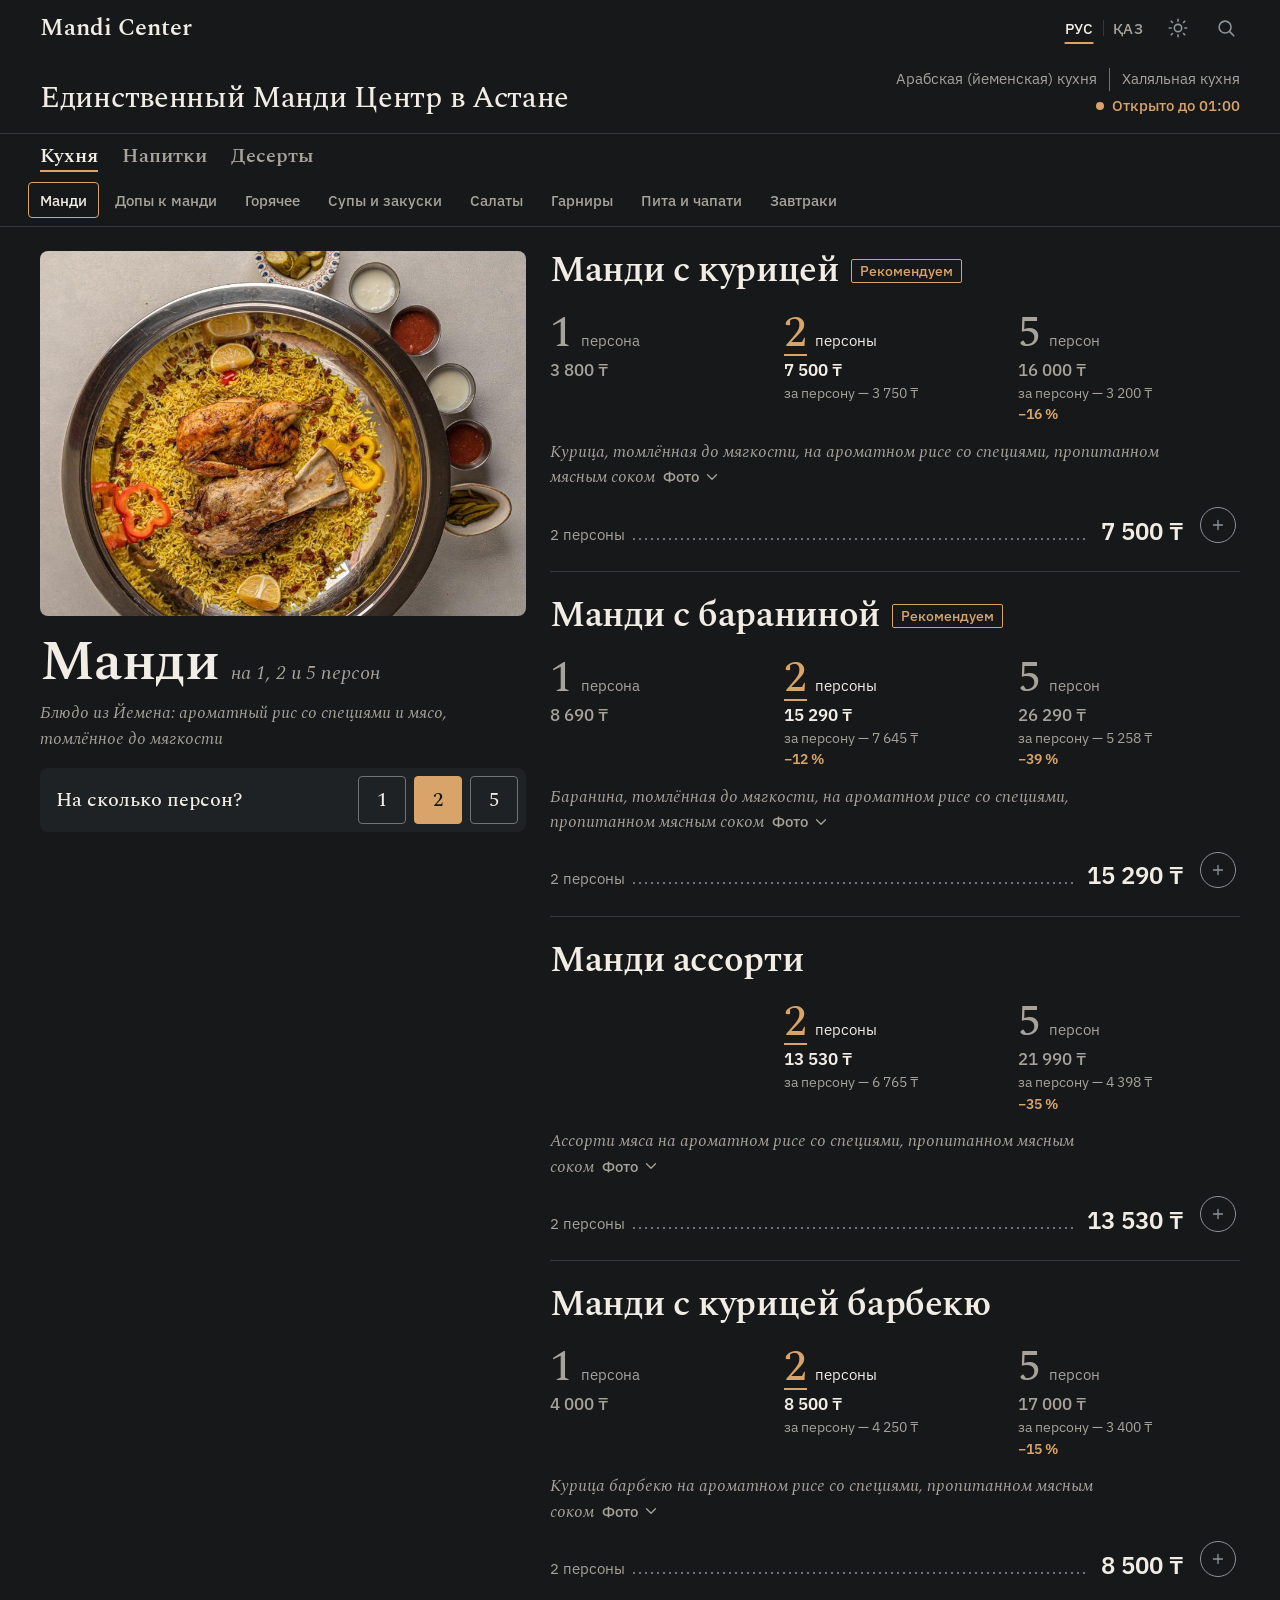
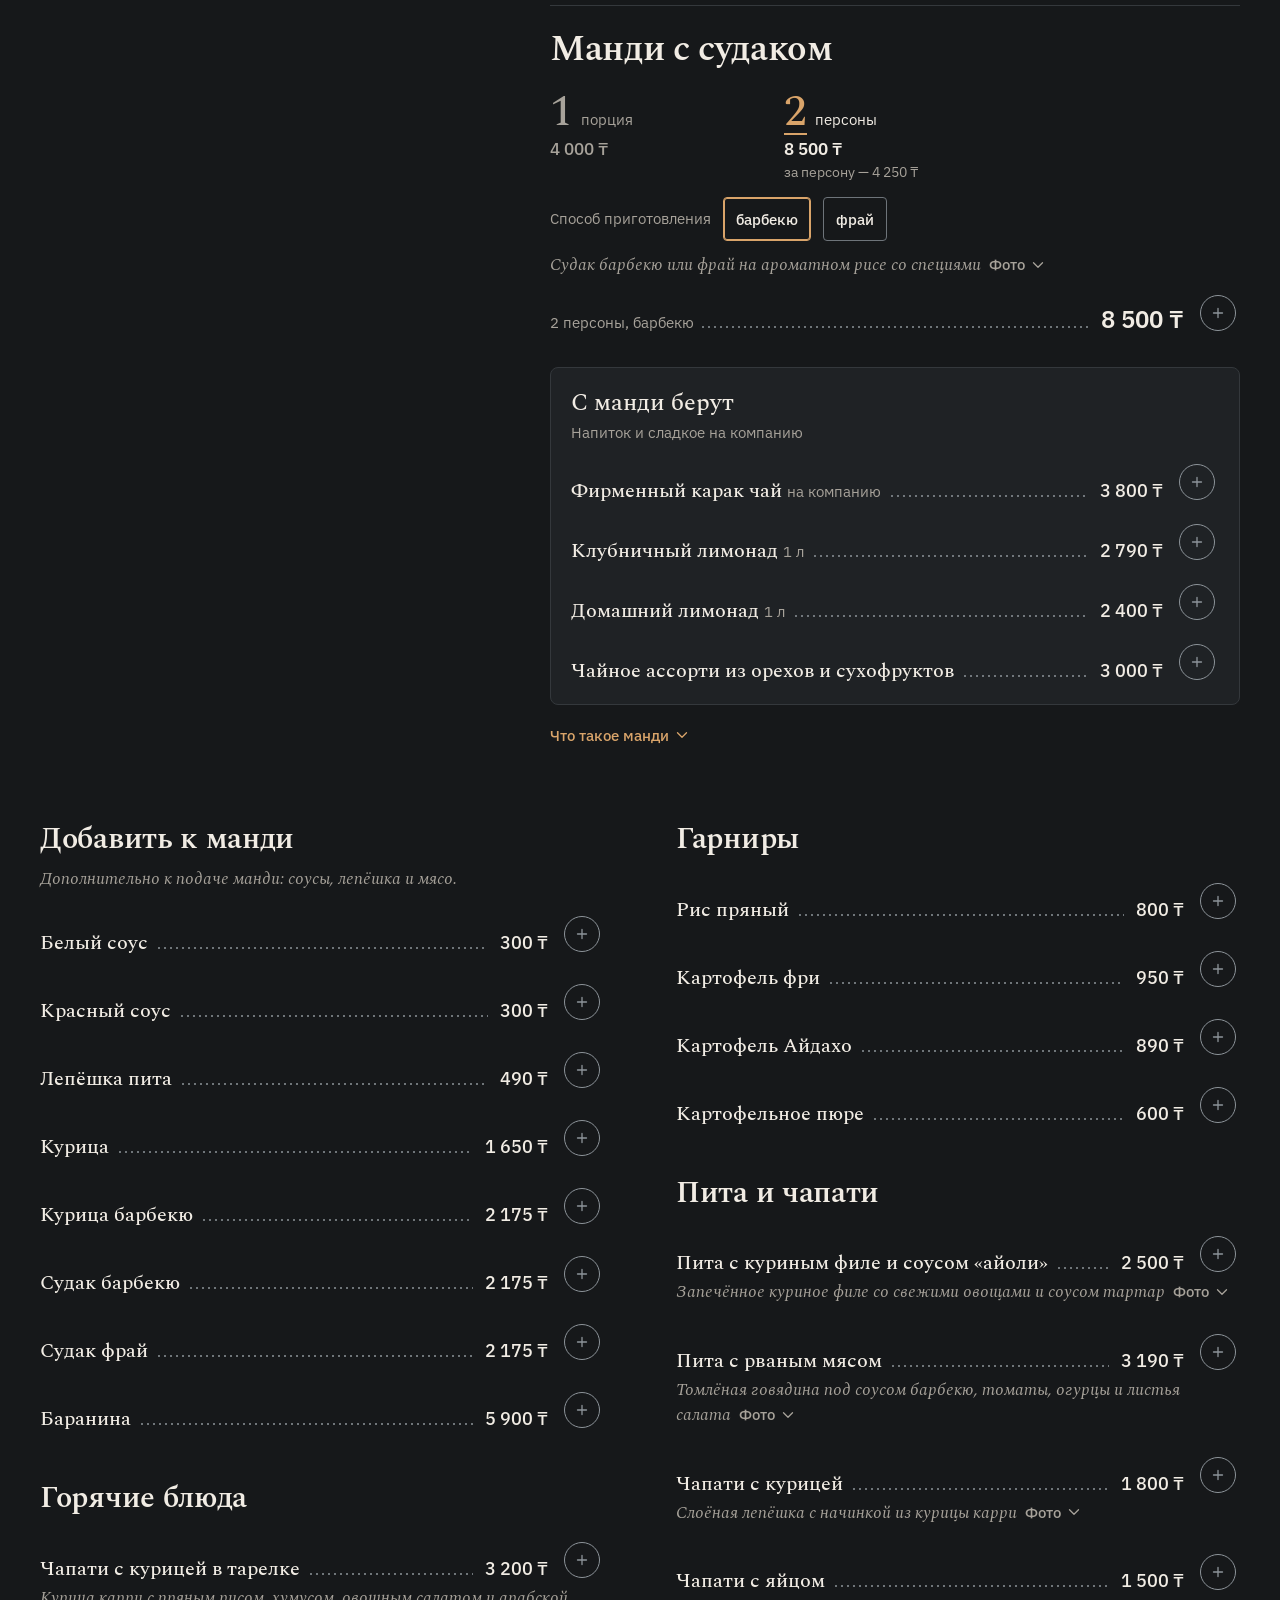
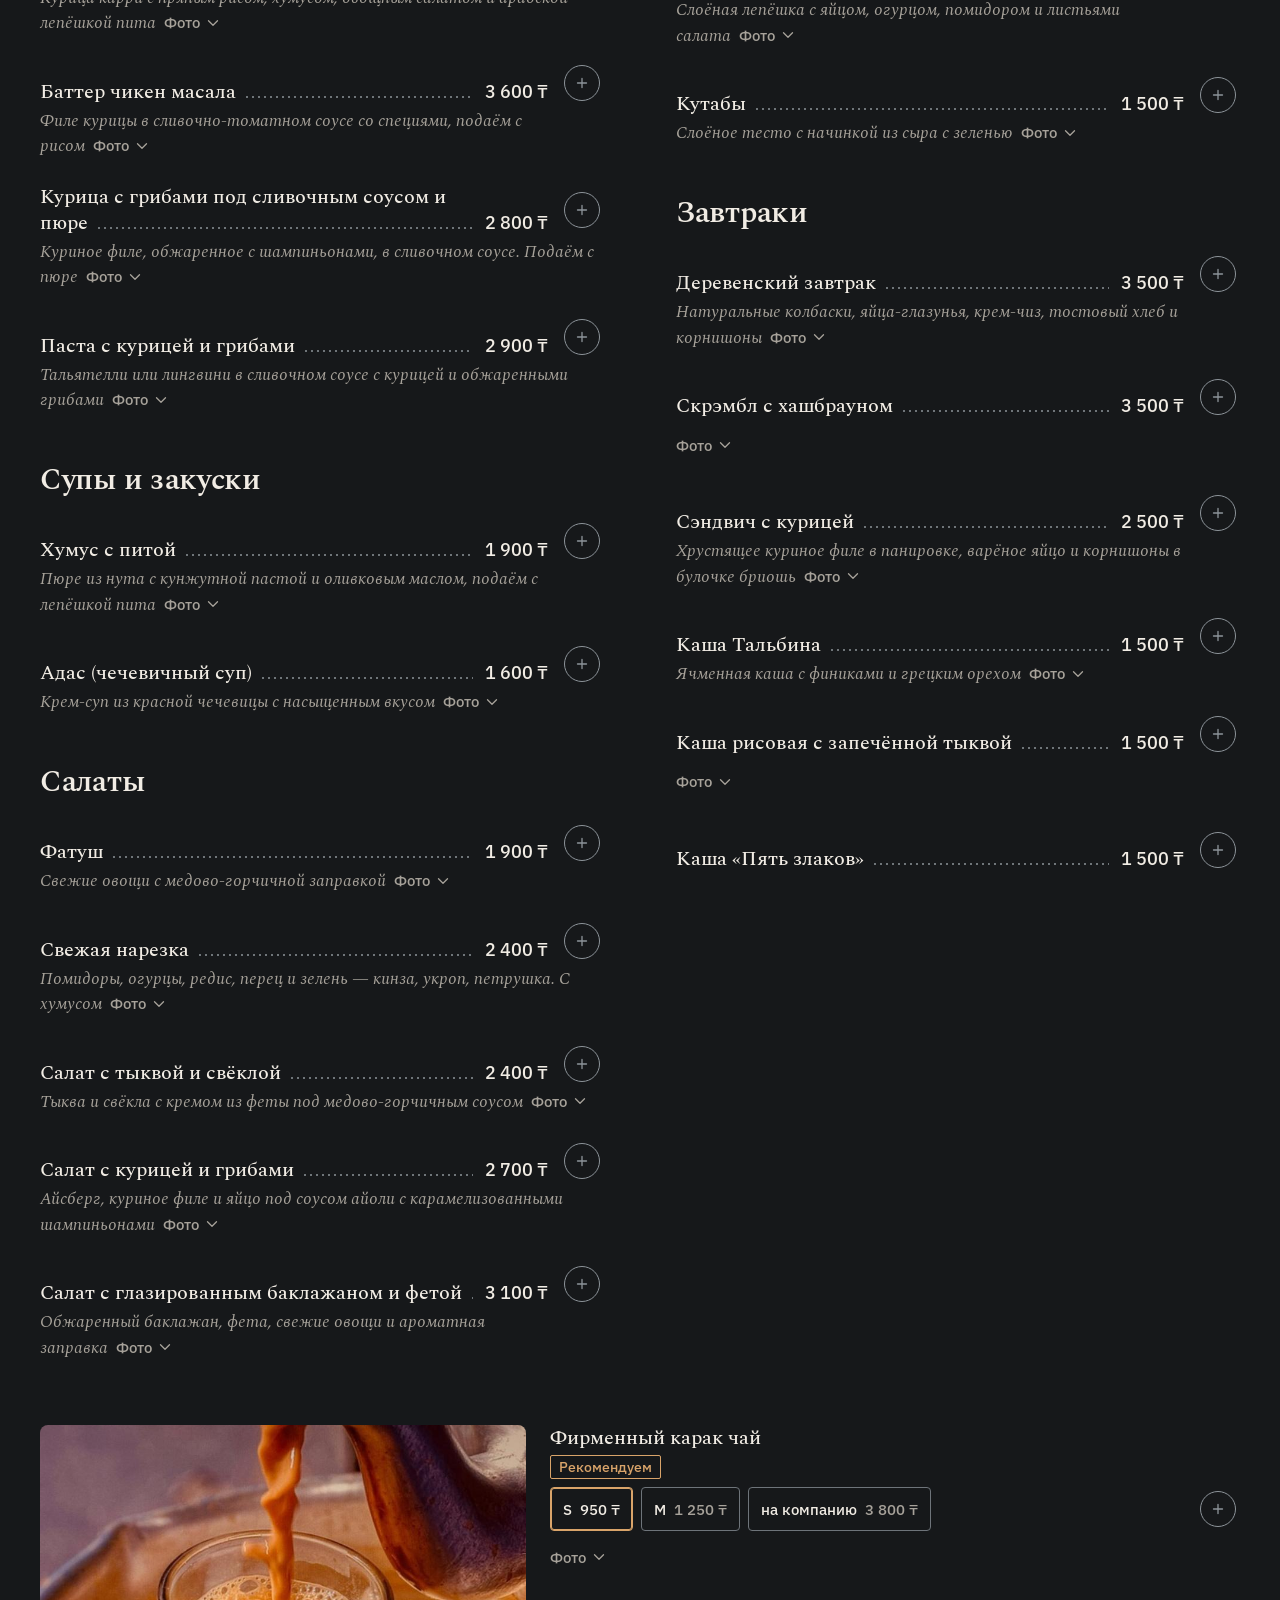
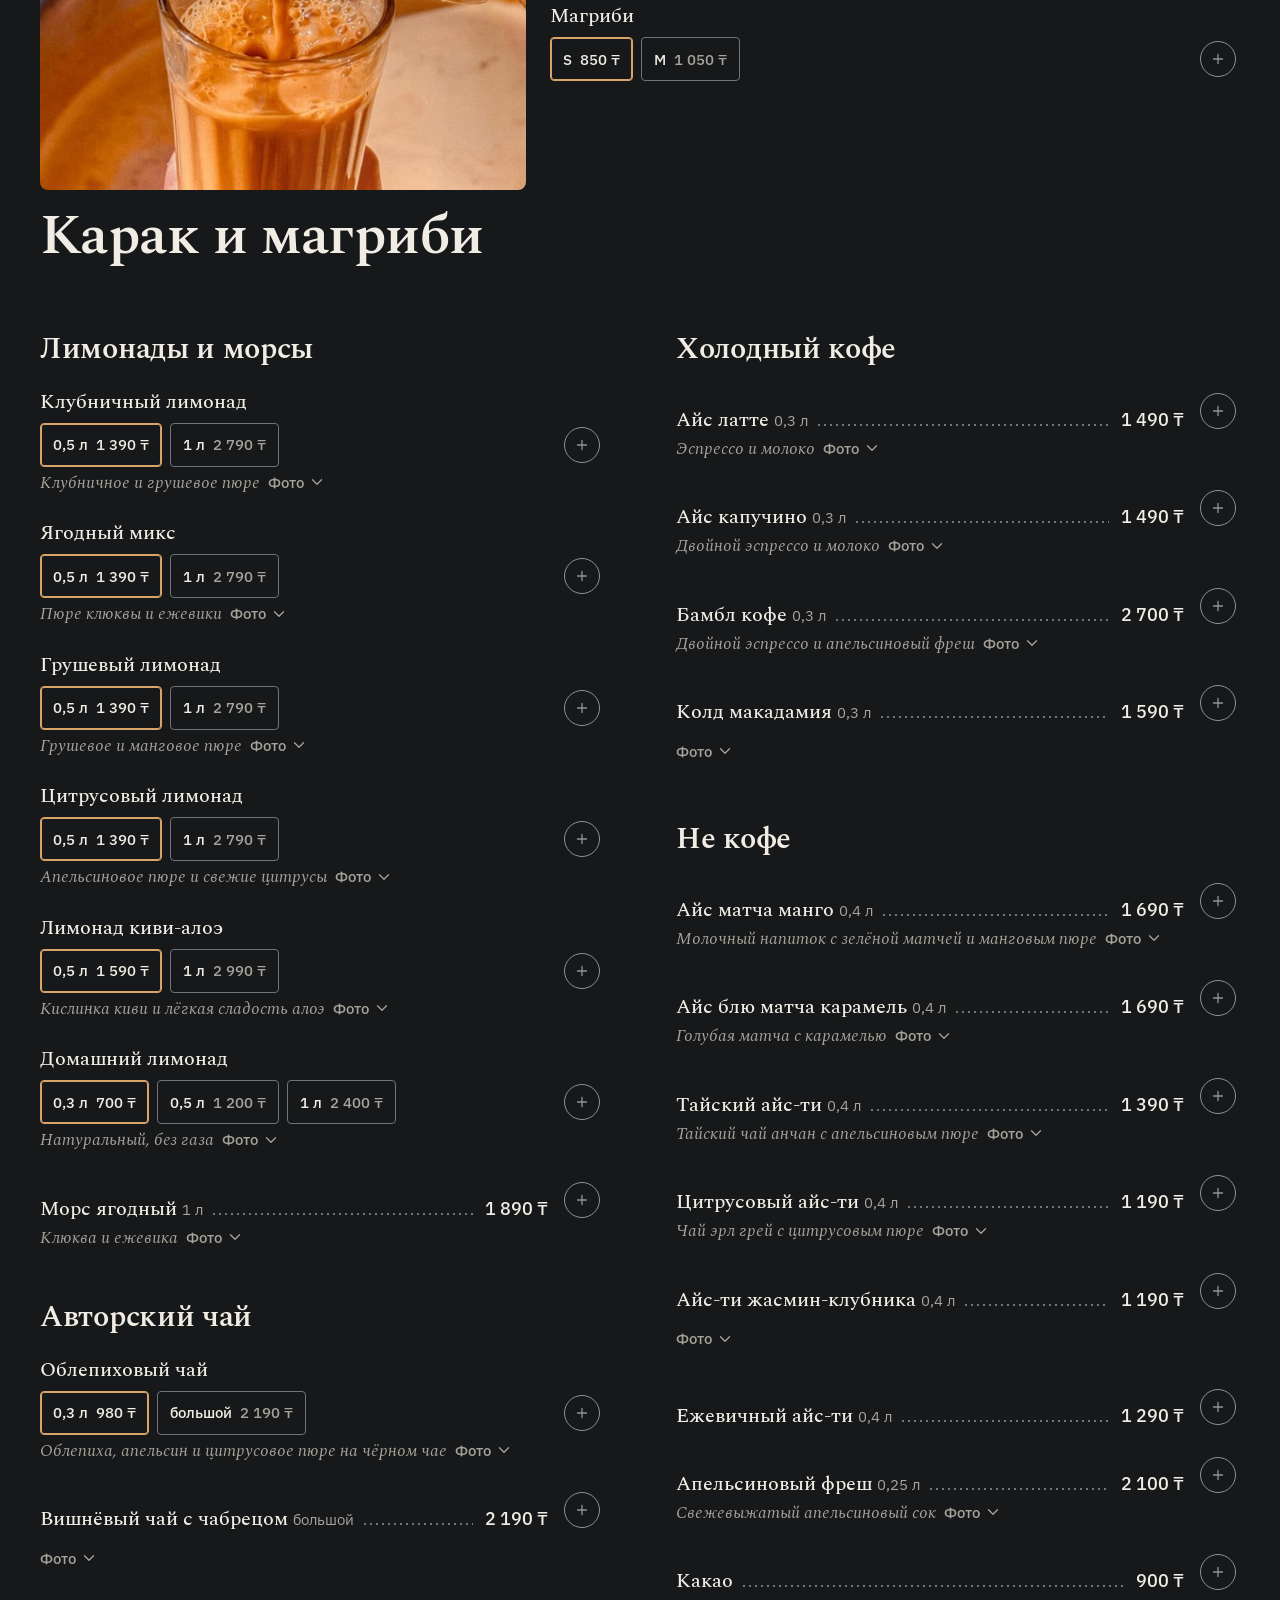
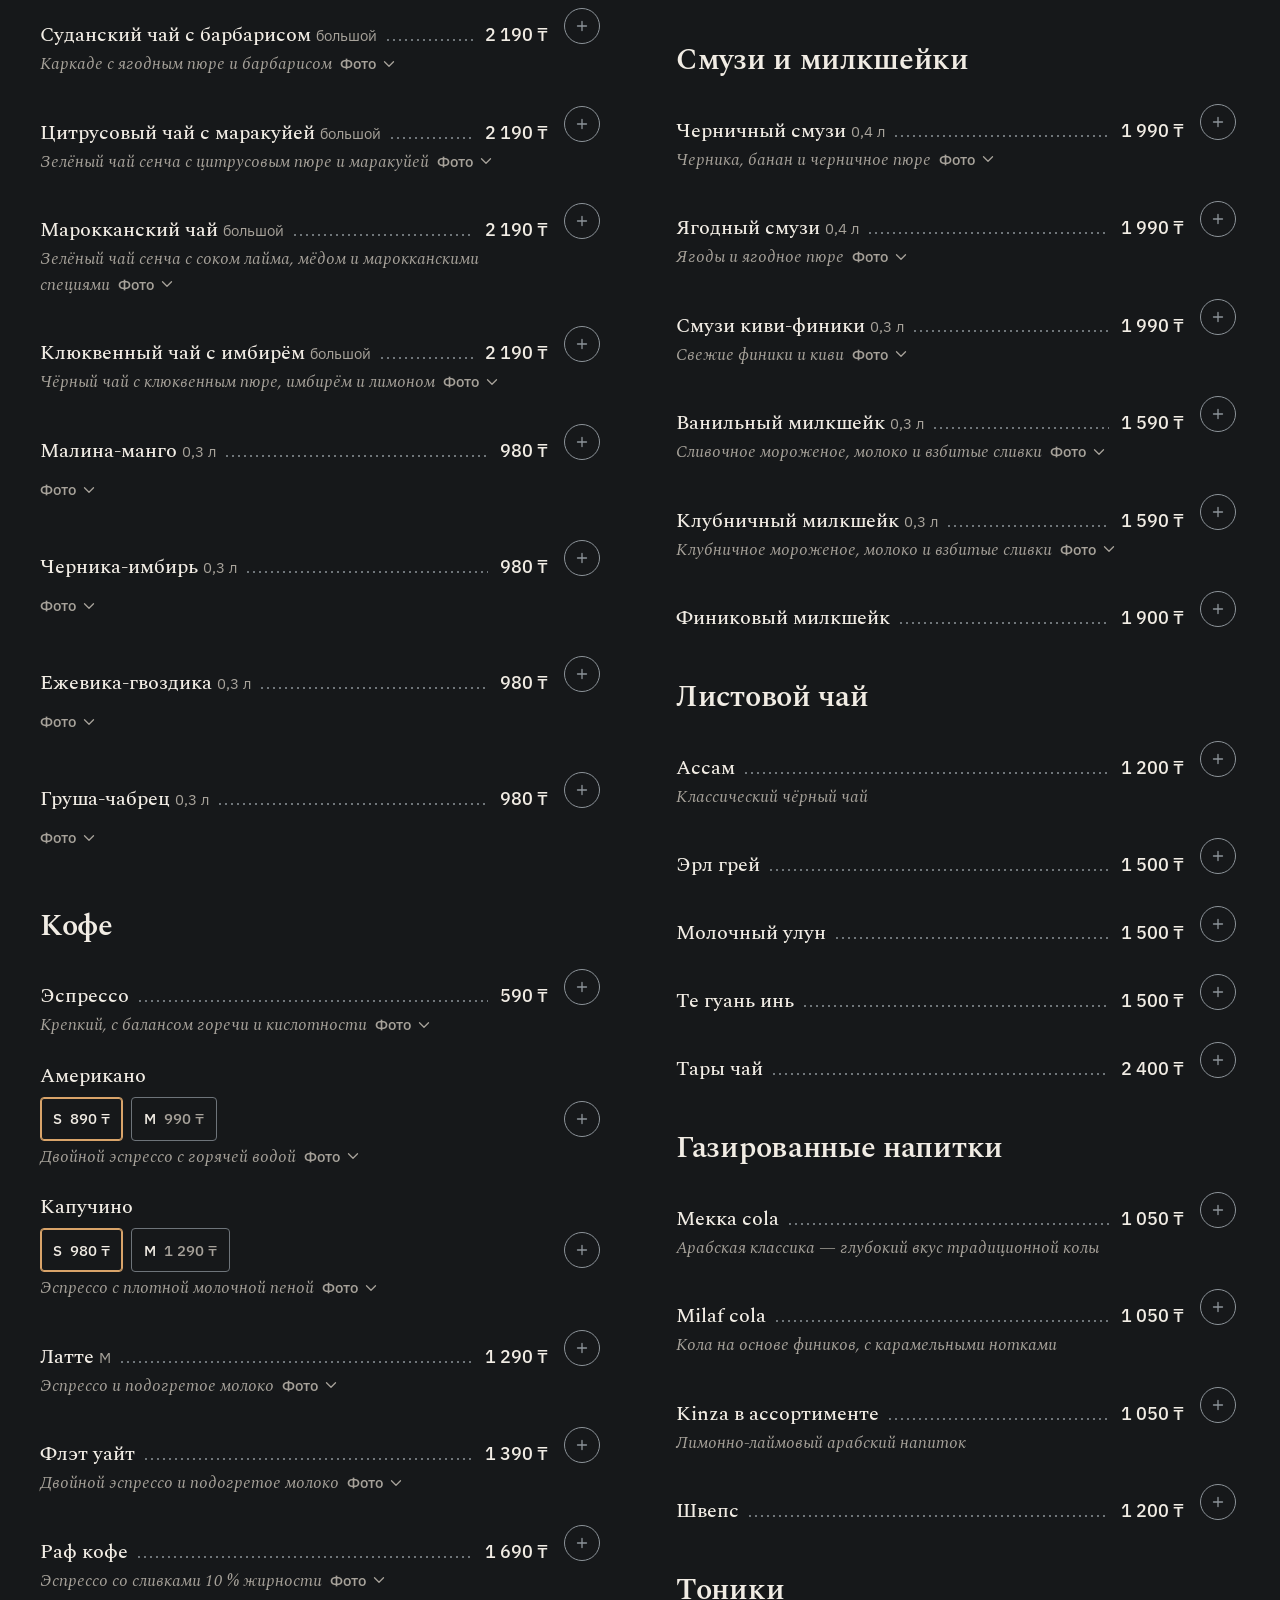
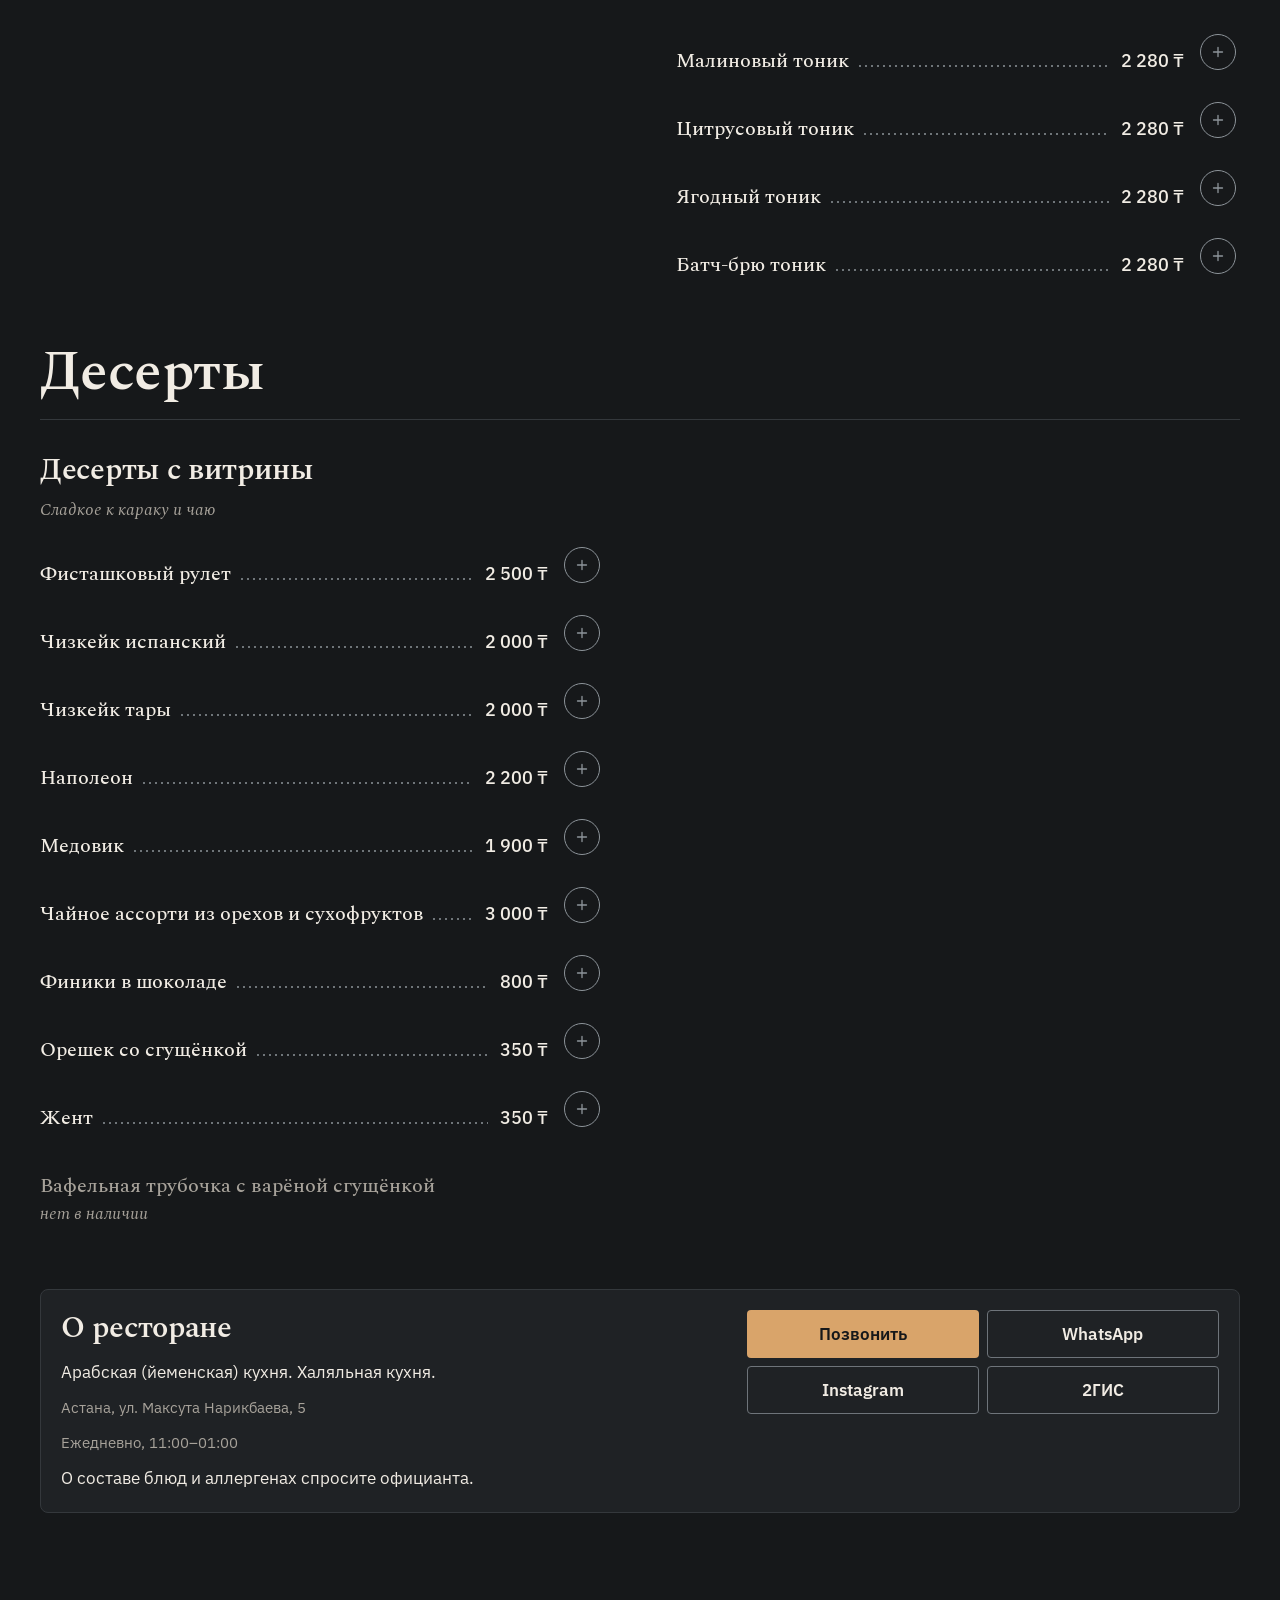
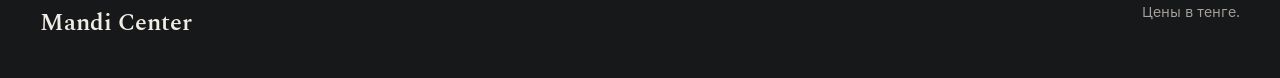
<file: index.html>
<!doctype html>
<html lang="ru" data-theme="dark">
<head>
<meta charset="utf-8">
<meta name="viewport" content="width=device-width,initial-scale=1,viewport-fit=cover">
<title>Mandi Center — меню</title>
<meta name="description" content="Меню Mandi Center в Астане: манди на 1, 2 и 5 персон, карак, лимонады и десерты. Арабская (йеменская) халяльная кухня.">
<meta name="theme-color" content="#16181A">
<link rel="alternate" hreflang="ru" href="/">
<link rel="alternate" hreflang="kk" href="/kk/">
<script>try{if(localStorage.getItem('mandi-theme')==='light')document.documentElement.setAttribute('data-theme','light')}catch(e){}</script>
<link rel="preconnect" href="https://fonts.googleapis.com">
<link rel="preconnect" href="https://fonts.gstatic.com" crossorigin>
<link href="https://fonts.googleapis.com/css2?family=IBM+Plex+Sans:wght@400;500;600&family=Spectral:ital,wght@0,500;0,600;1,400&display=swap" rel="stylesheet">
<link rel="stylesheet" href="src/tokens.css">
<link rel="stylesheet" href="src/components.css">
<link rel="stylesheet" href="src/menu.css">
</head>
<body>
<a class="btn btn--primary skip" href="#menu">Перейти к меню</a>
<header class="masthead"><div class="container">
<div class="topbar">
<a class="wordmark" href="./">Mandi Center</a>
<div class="topbar__tools">
<nav class="lang" aria-label="Язык меню"><a class="lang__btn" href="./" lang="ru" hreflang="ru" title="Русский" aria-current="true">РУС</a><span class="lang__sep" aria-hidden="true"></span><a class="lang__btn" href="kk/" lang="kk" hreflang="kk" title="Қазақша">ҚАЗ</a></nav>
<button class="icon-btn" id="theme-btn" type="button" aria-label="Светлая тема"><svg class="i-sun" viewBox="0 0 24 24" aria-hidden="true"><circle cx="12" cy="12" r="4"/><path d="M12 2.5v2M12 19.5v2M4.6 4.6 6 6M18 18l1.4 1.4M2.5 12h2M19.5 12h2M4.6 19.4 6 18M18 6l1.4-1.4"/></svg><svg class="i-moon" viewBox="0 0 24 24" aria-hidden="true"><path d="M20 14.5A8 8 0 0 1 9.5 4a8 8 0 1 0 10.5 10.5z"/></svg></button>
<button class="icon-btn" id="search-btn" type="button" aria-label="Поиск по меню" aria-expanded="false" aria-controls="search"><svg viewBox="0 0 24 24" aria-hidden="true"><circle cx="11" cy="11" r="6.5"/><path d="m16 16 4.5 4.5"/></svg></button>
</div>
</div>
<div class="intro">
<h1 class="intro__title">Единственный Манди Центр в Астане</h1>
<div class="intro__meta">
<p class="intro__facts t-meta"><span>Арабская (йеменская) кухня</span><span>Халяльная кухня</span></p>
<p class="status" id="status"><svg viewBox="0 0 8 8" aria-hidden="true"><circle cx="4" cy="4" r="4"/></svg><span>Открыто до 01:00</span></p>
</div>
</div>
</div></header>
<nav class="nav" aria-label="Разделы меню"><div class="container">
<div class="search" id="search" role="search" hidden>
<div class="field">
<label class="sr-only" for="q">Поиск по меню</label>
<div class="search__row"><div class="field__control"><svg viewBox="0 0 24 24" aria-hidden="true"><circle cx="11" cy="11" r="6.5"/><path d="m16 16 4.5 4.5"/></svg><input id="q" type="search" placeholder="Блюдо или напиток" autocomplete="off" enterkeyhint="search" aria-describedby="q-result"></div><button class="icon-btn" id="search-close" type="button" aria-label="Закрыть поиск"><svg viewBox="0 0 24 24" aria-hidden="true"><path d="M6 6l12 12M18 6 6 18"/></svg></button></div>
<p class="field__hint search__result" id="q-result" aria-live="polite"></p>
</div>
</div>
<div class="tabs"><a class="tab" href="#cat-mandi" data-sec="kitchen" data-first="cat-mandi" aria-current="true">Кухня</a><a class="tab" href="#cat-karak" data-sec="drinks" data-first="cat-karak" aria-current="false">Напитки</a><a class="tab" href="#cat-showcase" data-sec="desserts" data-first="cat-showcase" aria-current="false">Десерты</a></div>
<div class="chips" data-sec="kitchen" aria-label="Категории: Кухня"><a class="chip" href="#cat-mandi" data-cat="cat-mandi" aria-current="true">Манди</a><a class="chip" href="#cat-addons" data-cat="cat-addons" aria-current="false">Допы к манди</a><a class="chip" href="#cat-hot" data-cat="cat-hot" aria-current="false">Горячее</a><a class="chip" href="#cat-starters" data-cat="cat-starters" aria-current="false">Супы и закуски</a><a class="chip" href="#cat-salads" data-cat="cat-salads" aria-current="false">Салаты</a><a class="chip" href="#cat-sides" data-cat="cat-sides" aria-current="false">Гарниры</a><a class="chip" href="#cat-pita" data-cat="cat-pita" aria-current="false">Пита и чапати</a><a class="chip" href="#cat-breakfast" data-cat="cat-breakfast" aria-current="false">Завтраки</a></div><div class="chips" data-sec="drinks" aria-label="Категории: Напитки" hidden><a class="chip" href="#cat-karak" data-cat="cat-karak" aria-current="false">Карак</a><a class="chip" href="#cat-lemonades" data-cat="cat-lemonades" aria-current="false">Лимонады</a><a class="chip" href="#cat-author-tea" data-cat="cat-author-tea" aria-current="false">Авторский чай</a><a class="chip" href="#cat-coffee" data-cat="cat-coffee" aria-current="false">Кофе</a><a class="chip" href="#cat-iced-coffee" data-cat="cat-iced-coffee" aria-current="false">Холодный кофе</a><a class="chip" href="#cat-not-coffee" data-cat="cat-not-coffee" aria-current="false">Не кофе</a><a class="chip" href="#cat-smoothies" data-cat="cat-smoothies" aria-current="false">Смузи</a><a class="chip" href="#cat-leaf-tea" data-cat="cat-leaf-tea" aria-current="false">Листовой чай</a><a class="chip" href="#cat-soda" data-cat="cat-soda" aria-current="false">Газировки</a><a class="chip" href="#cat-tonic" data-cat="cat-tonic" aria-current="false">Тоники</a></div><div class="chips" data-sec="desserts" aria-label="Категории: Десерты" hidden><a class="chip" href="#cat-showcase" data-cat="cat-showcase" aria-current="false">Десерты с витрины</a></div>
</div></nav>
<main id="menu" tabindex="-1">
<section class="sec" id="sec-kitchen" aria-labelledby="st-kitchen"><div class="container">
<h2 class="t-display sec__title sr-only" id="st-kitchen">Кухня</h2>
<section class="cat cat--mandi" id="cat-mandi" data-sec="kitchen" aria-labelledby="h-mandi">
<div class="mandi">
<div class="mandi__aside">
<figure class="mandi__photo"><img src="images/item-0-0-0.jpg" alt="Манди" width="820" height="748" fetchpriority="high" decoding="async"></figure>
<div class="mandi__head"><h3 class="t-display" id="h-mandi">Манди</h3><p class="mandi__sub">на 1, 2 и 5 персон</p></div>
<p class="t-desc mandi__lead">Блюдо из Йемена: ароматный рис со специями и мясо, томлённое до мягкости</p>
<div class="seg" role="group" aria-labelledby="seg-label"><span class="seg__label" id="seg-label">На сколько персон?</span><div class="seg__opts"><button class="seg__opt" type="button" data-n="1" aria-pressed="false">1</button><button class="seg__opt" type="button" data-n="2" aria-pressed="true">2</button><button class="seg__opt" type="button" data-n="5" aria-pressed="false">5</button></div></div>
</div>
<div class="dishes">
<article class="dish" id="card-mandi-chicken" data-title="Манди с курицей" data-search="манди с курицей курица, томленная до мягкости, на ароматном рисе со специями, пропитанном мясным соком 1 персона 2 персоны 5 персон ">
<div class="dish__head"><h4 class="dish__title">Манди с курицей</h4><span class="badge">Рекомендуем</span></div>
<div class="portions" role="group" aria-label="Манди с курицей"><button class="portion" type="button" aria-pressed="false" aria-label="1 персона, 3 800 ₸" data-key="0-0-0" data-price="3800" data-n="1" data-label="1 персона" data-photo="images/item-0-0-0.jpg" data-w="820" data-h="748"><span class="portion__head" aria-hidden="true"><span class="portion__n">1</span><span class="portion__unit">персона</span></span><span class="portion__price" aria-hidden="true">3 800 ₸</span></button><button class="portion" type="button" aria-pressed="true" aria-label="2 персоны, 7 500 ₸, за персону — 3 750 ₸" data-key="0-0-1" data-price="7500" data-n="2" data-label="2 персоны" data-photo="images/item-0-0-1.jpg" data-w="140" data-h="140"><span class="portion__head" aria-hidden="true"><span class="portion__n">2</span><span class="portion__unit">персоны</span></span><span class="portion__price" aria-hidden="true">7 500 ₸</span><span class="portion__pp" aria-hidden="true">за персону — 3 750 ₸</span></button><button class="portion" type="button" aria-pressed="false" aria-label="5 персон, 16 000 ₸, за персону — 3 200 ₸, −16 %" data-key="0-0-2" data-price="16000" data-n="5" data-label="5 персон" data-photo="images/item-0-0-2.jpg" data-w="140" data-h="140"><span class="portion__head" aria-hidden="true"><span class="portion__n">5</span><span class="portion__unit">персон</span></span><span class="portion__price" aria-hidden="true">16 000 ₸</span><span class="portion__pp" aria-hidden="true">за персону — 3 200 ₸</span><span class="save" aria-hidden="true">−16 %</span></button></div>


<p class="t-desc">Курица, томлённая до мягкости, на ароматном рисе со специями, пропитанном мясным соком <button class="text-btn text-btn--quiet photo-toggle" type="button" aria-expanded="false" aria-controls="ph-mandi-chicken">Фото<svg viewBox="0 0 24 24" aria-hidden="true"><path d="m6 9 6 6 6-6"/></svg></button></p>
<figure class="photo" id="ph-mandi-chicken" hidden><img src="images/item-0-0-1.jpg" alt="Манди с курицей, 2 персоны" width="140" height="140" loading="lazy" decoding="async"></figure>
<div class="line dish__sum"><span class="line__name t-meta"><span class="sum-label">2 персоны</span><span class="line__dots" aria-hidden="true"></span></span><span class="t-price-lg sum-price">7 500 ₸</span><button class="add" type="button" data-key="0-0-1" data-price="7500" data-cook="" aria-label="В список: Манди с курицей, 2 персоны, 7 500 ₸" data-label="В список: Манди с курицей, 2 персоны, 7 500 ₸"><svg class="i-plus" viewBox="0 0 24 24" aria-hidden="true"><path d="M12 6v12M6 12h12"/></svg><span class="add__n" aria-hidden="true"></span></button></div>
</article>
<article class="dish" id="card-mandi-lamb" data-title="Манди с бараниной" data-search="манди с бараниной баранина, томленная до мягкости, на ароматном рисе со специями, пропитанном мясным соком 1 персона 2 персоны 5 персон ">
<div class="dish__head"><h4 class="dish__title">Манди с бараниной</h4><span class="badge">Рекомендуем</span></div>
<div class="portions" role="group" aria-label="Манди с бараниной"><button class="portion" type="button" aria-pressed="false" aria-label="1 персона, 8 690 ₸" data-key="0-0-3" data-price="8690" data-n="1" data-label="1 персона" data-photo="images/item-0-0-3.jpg" data-w="820" data-h="1091"><span class="portion__head" aria-hidden="true"><span class="portion__n">1</span><span class="portion__unit">персона</span></span><span class="portion__price" aria-hidden="true">8 690 ₸</span></button><button class="portion" type="button" aria-pressed="true" aria-label="2 персоны, 15 290 ₸, за персону — 7 645 ₸, −12 %" data-key="0-0-4" data-price="15290" data-n="2" data-label="2 персоны" data-photo="images/item-0-0-4.jpg" data-w="140" data-h="140"><span class="portion__head" aria-hidden="true"><span class="portion__n">2</span><span class="portion__unit">персоны</span></span><span class="portion__price" aria-hidden="true">15 290 ₸</span><span class="portion__pp" aria-hidden="true">за персону — 7 645 ₸</span><span class="save" aria-hidden="true">−12 %</span></button><button class="portion" type="button" aria-pressed="false" aria-label="5 персон, 26 290 ₸, за персону — 5 258 ₸, −39 %" data-key="0-0-5" data-price="26290" data-n="5" data-label="5 персон" data-photo="images/item-0-0-5.jpg" data-w="140" data-h="140"><span class="portion__head" aria-hidden="true"><span class="portion__n">5</span><span class="portion__unit">персон</span></span><span class="portion__price" aria-hidden="true">26 290 ₸</span><span class="portion__pp" aria-hidden="true">за персону — 5 258 ₸</span><span class="save" aria-hidden="true">−39 %</span></button></div>


<p class="t-desc">Баранина, томлённая до мягкости, на ароматном рисе со специями, пропитанном мясным соком <button class="text-btn text-btn--quiet photo-toggle" type="button" aria-expanded="false" aria-controls="ph-mandi-lamb">Фото<svg viewBox="0 0 24 24" aria-hidden="true"><path d="m6 9 6 6 6-6"/></svg></button></p>
<figure class="photo" id="ph-mandi-lamb" hidden><img src="images/item-0-0-4.jpg" alt="Манди с бараниной, 2 персоны" width="140" height="140" loading="lazy" decoding="async"></figure>
<div class="line dish__sum"><span class="line__name t-meta"><span class="sum-label">2 персоны</span><span class="line__dots" aria-hidden="true"></span></span><span class="t-price-lg sum-price">15 290 ₸</span><button class="add" type="button" data-key="0-0-4" data-price="15290" data-cook="" aria-label="В список: Манди с бараниной, 2 персоны, 15 290 ₸" data-label="В список: Манди с бараниной, 2 персоны, 15 290 ₸"><svg class="i-plus" viewBox="0 0 24 24" aria-hidden="true"><path d="M12 6v12M6 12h12"/></svg><span class="add__n" aria-hidden="true"></span></button></div>
</article>
<article class="dish" id="card-mandi-assorti" data-title="Манди ассорти" data-search="манди ассорти ассорти мяса на ароматном рисе со специями, пропитанном мясным соком 2 персоны 5 персон ">
<div class="dish__head"><h4 class="dish__title">Манди ассорти</h4></div>
<div class="portions" role="group" aria-label="Манди ассорти"><span class="portion portion--none" aria-hidden="true"></span><button class="portion" type="button" aria-pressed="true" aria-label="2 персоны, 13 530 ₸, за персону — 6 765 ₸" data-key="0-0-6" data-price="13530" data-n="2" data-label="2 персоны" data-photo="images/item-0-0-6.jpg" data-w="140" data-h="140"><span class="portion__head" aria-hidden="true"><span class="portion__n">2</span><span class="portion__unit">персоны</span></span><span class="portion__price" aria-hidden="true">13 530 ₸</span><span class="portion__pp" aria-hidden="true">за персону — 6 765 ₸</span></button><button class="portion" type="button" aria-pressed="false" aria-label="5 персон, 21 990 ₸, за персону — 4 398 ₸, −35 %" data-key="0-0-7" data-price="21990" data-n="5" data-label="5 персон" data-photo="images/item-0-0-7.jpg" data-w="140" data-h="140"><span class="portion__head" aria-hidden="true"><span class="portion__n">5</span><span class="portion__unit">персон</span></span><span class="portion__price" aria-hidden="true">21 990 ₸</span><span class="portion__pp" aria-hidden="true">за персону — 4 398 ₸</span><span class="save" aria-hidden="true">−35 %</span></button></div>
<p class="dish__note t-meta" hidden>Готовим только на 2 и 5 персон</p>

<p class="t-desc">Ассорти мяса на ароматном рисе со специями, пропитанном мясным соком <button class="text-btn text-btn--quiet photo-toggle" type="button" aria-expanded="false" aria-controls="ph-mandi-assorti">Фото<svg viewBox="0 0 24 24" aria-hidden="true"><path d="m6 9 6 6 6-6"/></svg></button></p>
<figure class="photo" id="ph-mandi-assorti" hidden><img src="images/item-0-0-6.jpg" alt="Манди ассорти, 2 персоны" width="140" height="140" loading="lazy" decoding="async"></figure>
<div class="line dish__sum"><span class="line__name t-meta"><span class="sum-label">2 персоны</span><span class="line__dots" aria-hidden="true"></span></span><span class="t-price-lg sum-price">13 530 ₸</span><button class="add" type="button" data-key="0-0-6" data-price="13530" data-cook="" aria-label="В список: Манди ассорти, 2 персоны, 13 530 ₸" data-label="В список: Манди ассорти, 2 персоны, 13 530 ₸"><svg class="i-plus" viewBox="0 0 24 24" aria-hidden="true"><path d="M12 6v12M6 12h12"/></svg><span class="add__n" aria-hidden="true"></span></button></div>
</article>
<article class="dish" id="card-mandi-bbq" data-title="Манди с курицей барбекю" data-search="манди с курицей барбекю курица барбекю на ароматном рисе со специями, пропитанном мясным соком 1 персона 2 персоны 5 персон ">
<div class="dish__head"><h4 class="dish__title">Манди с курицей барбекю</h4></div>
<div class="portions" role="group" aria-label="Манди с курицей барбекю"><button class="portion" type="button" aria-pressed="false" aria-label="1 персона, 4 000 ₸" data-key="0-0-10" data-price="4000" data-n="1" data-label="1 персона" data-photo="images/item-0-0-10.jpg" data-w="140" data-h="140"><span class="portion__head" aria-hidden="true"><span class="portion__n">1</span><span class="portion__unit">персона</span></span><span class="portion__price" aria-hidden="true">4 000 ₸</span></button><button class="portion" type="button" aria-pressed="true" aria-label="2 персоны, 8 500 ₸, за персону — 4 250 ₸" data-key="0-0-11" data-price="8500" data-n="2" data-label="2 персоны" data-photo="images/item-0-0-11.jpg" data-w="140" data-h="140"><span class="portion__head" aria-hidden="true"><span class="portion__n">2</span><span class="portion__unit">персоны</span></span><span class="portion__price" aria-hidden="true">8 500 ₸</span><span class="portion__pp" aria-hidden="true">за персону — 4 250 ₸</span></button><button class="portion" type="button" aria-pressed="false" aria-label="5 персон, 17 000 ₸, за персону — 3 400 ₸, −15 %" data-key="0-0-12" data-price="17000" data-n="5" data-label="5 персон" data-photo="images/item-0-0-12.jpg" data-w="140" data-h="140"><span class="portion__head" aria-hidden="true"><span class="portion__n">5</span><span class="portion__unit">персон</span></span><span class="portion__price" aria-hidden="true">17 000 ₸</span><span class="portion__pp" aria-hidden="true">за персону — 3 400 ₸</span><span class="save" aria-hidden="true">−15 %</span></button></div>


<p class="t-desc">Курица барбекю на ароматном рисе со специями, пропитанном мясным соком <button class="text-btn text-btn--quiet photo-toggle" type="button" aria-expanded="false" aria-controls="ph-mandi-bbq">Фото<svg viewBox="0 0 24 24" aria-hidden="true"><path d="m6 9 6 6 6-6"/></svg></button></p>
<figure class="photo" id="ph-mandi-bbq" hidden><img src="images/item-0-0-11.jpg" alt="Манди с курицей барбекю, 2 персоны" width="140" height="140" loading="lazy" decoding="async"></figure>
<div class="line dish__sum"><span class="line__name t-meta"><span class="sum-label">2 персоны</span><span class="line__dots" aria-hidden="true"></span></span><span class="t-price-lg sum-price">8 500 ₸</span><button class="add" type="button" data-key="0-0-11" data-price="8500" data-cook="" aria-label="В список: Манди с курицей барбекю, 2 персоны, 8 500 ₸" data-label="В список: Манди с курицей барбекю, 2 персоны, 8 500 ₸"><svg class="i-plus" viewBox="0 0 24 24" aria-hidden="true"><path d="M12 6v12M6 12h12"/></svg><span class="add__n" aria-hidden="true"></span></button></div>
</article>
<article class="dish" id="card-mandi-sudak" data-title="Манди с судаком" data-search="манди с судаком судак барбекю или фрай на ароматном рисе со специями 1 порция 2 персоны " data-cook="барбекю">
<div class="dish__head"><h4 class="dish__title">Манди с судаком</h4></div>
<div class="portions" role="group" aria-label="Манди с судаком"><button class="portion" type="button" aria-pressed="false" aria-label="1 порция, 4 000 ₸" data-key="0-0-8" data-price="4000" data-n="1" data-label="1 порция" data-photo="images/item-0-0-8.jpg" data-w="140" data-h="140"><span class="portion__head" aria-hidden="true"><span class="portion__n">1</span><span class="portion__unit">порция</span></span><span class="portion__price" aria-hidden="true">4 000 ₸</span></button><button class="portion" type="button" aria-pressed="true" aria-label="2 персоны, 8 500 ₸, за персону — 4 250 ₸" data-key="0-0-9" data-price="8500" data-n="2" data-label="2 персоны" data-photo="images/item-0-0-9.jpg" data-w="140" data-h="140"><span class="portion__head" aria-hidden="true"><span class="portion__n">2</span><span class="portion__unit">персоны</span></span><span class="portion__price" aria-hidden="true">8 500 ₸</span><span class="portion__pp" aria-hidden="true">за персону — 4 250 ₸</span></button><span class="portion portion--none" aria-hidden="true"></span></div>
<p class="dish__note t-meta" hidden>Готовим 1 порцию и на 2 персоны</p>
<div class="opts cook" role="group" aria-label="Способ приготовления"><span class="t-meta">Способ приготовления</span><button class="opt" type="button" data-cook="барбекю" aria-pressed="true">барбекю</button><button class="opt" type="button" data-cook="фрай" aria-pressed="false">фрай</button></div>
<p class="t-desc">Судак барбекю или фрай на ароматном рисе со специями <button class="text-btn text-btn--quiet photo-toggle" type="button" aria-expanded="false" aria-controls="ph-mandi-sudak">Фото<svg viewBox="0 0 24 24" aria-hidden="true"><path d="m6 9 6 6 6-6"/></svg></button></p>
<figure class="photo" id="ph-mandi-sudak" hidden><img src="images/item-0-0-9.jpg" alt="Манди с судаком, 2 персоны" width="140" height="140" loading="lazy" decoding="async"></figure>
<div class="line dish__sum"><span class="line__name t-meta"><span class="sum-label">2 персоны, барбекю</span><span class="line__dots" aria-hidden="true"></span></span><span class="t-price-lg sum-price">8 500 ₸</span><button class="add" type="button" data-key="0-0-9" data-price="8500" data-cook="барбекю" aria-label="В список: Манди с судаком, 2 персоны, барбекю, 8 500 ₸" data-label="В список: Манди с судаком, 2 персоны, барбекю, 8 500 ₸"><svg class="i-plus" viewBox="0 0 24 24" aria-hidden="true"><path d="M12 6v12M6 12h12"/></svg><span class="add__n" aria-hidden="true"></span></button></div>
</article>
<aside class="panel pairing" aria-labelledby="h-pairing"><h4 class="t-h2" id="h-pairing">С манди берут</h4><p class="t-meta pairing__sub">Напиток и сладкое на компанию</p>
<div class="items"><div class="line"><span class="line__name t-dish">Фирменный карак чай <span class="ilabel t-meta">на компанию</span><span class="line__dots" aria-hidden="true"></span></span><span class="t-price">3 800 ₸</span><button class="add" type="button" data-key="2-0-0" data-price="3800" aria-label="В список: Фирменный карак чай, на компанию, 3 800 ₸" data-label="В список: Фирменный карак чай, на компанию, 3 800 ₸"><svg class="i-plus" viewBox="0 0 24 24" aria-hidden="true"><path d="M12 6v12M6 12h12"/></svg><span class="add__n" aria-hidden="true"></span></button></div><div class="line"><span class="line__name t-dish">Клубничный лимонад <span class="ilabel t-meta">1 л</span><span class="line__dots" aria-hidden="true"></span></span><span class="t-price">2 790 ₸</span><button class="add" type="button" data-key="1-4-0" data-price="2790" aria-label="В список: Клубничный лимонад, 1 л, 2 790 ₸" data-label="В список: Клубничный лимонад, 1 л, 2 790 ₸"><svg class="i-plus" viewBox="0 0 24 24" aria-hidden="true"><path d="M12 6v12M6 12h12"/></svg><span class="add__n" aria-hidden="true"></span></button></div><div class="line"><span class="line__name t-dish">Домашний лимонад <span class="ilabel t-meta">1 л</span><span class="line__dots" aria-hidden="true"></span></span><span class="t-price">2 400 ₸</span><button class="add" type="button" data-key="1-3-11" data-price="2400" aria-label="В список: Домашний лимонад, 1 л, 2 400 ₸" data-label="В список: Домашний лимонад, 1 л, 2 400 ₸"><svg class="i-plus" viewBox="0 0 24 24" aria-hidden="true"><path d="M12 6v12M6 12h12"/></svg><span class="add__n" aria-hidden="true"></span></button></div><div class="line"><span class="line__name t-dish">Чайное ассорти из орехов и сухофруктов<span class="line__dots" aria-hidden="true"></span></span><span class="t-price">3 000 ₸</span><button class="add" type="button" data-key="3-0-8" data-price="3000" aria-label="В список: Чайное ассорти из орехов и сухофруктов, 3 000 ₸" data-label="В список: Чайное ассорти из орехов и сухофруктов, 3 000 ₸"><svg class="i-plus" viewBox="0 0 24 24" aria-hidden="true"><path d="M12 6v12M6 12h12"/></svg><span class="add__n" aria-hidden="true"></span></button></div></div></aside>
<details class="story"><summary>Что такое манди<svg viewBox="0 0 24 24" aria-hidden="true"><path d="m6 9 6 6 6-6"/></svg></summary><p class="t-desc">Манди — традиционное блюдо из Йемена: ароматный рис, специи и мясо (чаще курица или баранина), томлённое до мягкости. Рис пропитывается мясным соком, блюдо подаётся на большом подносе с соусами.</p></details>
</div>
</div>
</section>
<div class="cats"><section class="cat" id="cat-addons" data-sec="kitchen" aria-labelledby="h-addons">
<header class="cat__head"><h3 class="t-h1" id="h-addons">Добавить к манди</h3><p class="t-desc cat__lead">Дополнительно к подаче манди: соусы, лепёшка и мясо.</p></header>
<div class="items"><article class="item" id="card-i-0-8-0" data-title="Белый соус" data-search="белый соус   ">
<div class="line"><h4 class="line__name t-dish">Белый соус<span class="line__dots" aria-hidden="true"></span></h4><span class="t-price">300 ₸</span><button class="add" type="button" data-key="0-8-0" data-price="300" aria-label="В список: Белый соус, 300 ₸" data-label="В список: Белый соус, 300 ₸"><svg class="i-plus" viewBox="0 0 24 24" aria-hidden="true"><path d="M12 6v12M6 12h12"/></svg><span class="add__n" aria-hidden="true"></span></button></div>





</article>
<article class="item" id="card-i-0-8-1" data-title="Красный соус" data-search="красный соус   ">
<div class="line"><h4 class="line__name t-dish">Красный соус<span class="line__dots" aria-hidden="true"></span></h4><span class="t-price">300 ₸</span><button class="add" type="button" data-key="0-8-1" data-price="300" aria-label="В список: Красный соус, 300 ₸" data-label="В список: Красный соус, 300 ₸"><svg class="i-plus" viewBox="0 0 24 24" aria-hidden="true"><path d="M12 6v12M6 12h12"/></svg><span class="add__n" aria-hidden="true"></span></button></div>





</article>
<article class="item" id="card-i-0-8-7" data-title="Лепёшка пита" data-search="лепешка пита   ">
<div class="line"><h4 class="line__name t-dish">Лепёшка пита<span class="line__dots" aria-hidden="true"></span></h4><span class="t-price">490 ₸</span><button class="add" type="button" data-key="0-8-7" data-price="490" aria-label="В список: Лепёшка пита, 490 ₸" data-label="В список: Лепёшка пита, 490 ₸"><svg class="i-plus" viewBox="0 0 24 24" aria-hidden="true"><path d="M12 6v12M6 12h12"/></svg><span class="add__n" aria-hidden="true"></span></button></div>





</article>
<article class="item" id="card-i-0-8-4" data-title="Курица" data-search="курица   ">
<div class="line"><h4 class="line__name t-dish">Курица<span class="line__dots" aria-hidden="true"></span></h4><span class="t-price">1 650 ₸</span><button class="add" type="button" data-key="0-8-4" data-price="1650" aria-label="В список: Курица, 1 650 ₸" data-label="В список: Курица, 1 650 ₸"><svg class="i-plus" viewBox="0 0 24 24" aria-hidden="true"><path d="M12 6v12M6 12h12"/></svg><span class="add__n" aria-hidden="true"></span></button></div>





</article>
<article class="item" id="card-i-0-8-5" data-title="Курица барбекю" data-search="курица барбекю   ">
<div class="line"><h4 class="line__name t-dish">Курица барбекю<span class="line__dots" aria-hidden="true"></span></h4><span class="t-price">2 175 ₸</span><button class="add" type="button" data-key="0-8-5" data-price="2175" aria-label="В список: Курица барбекю, 2 175 ₸" data-label="В список: Курица барбекю, 2 175 ₸"><svg class="i-plus" viewBox="0 0 24 24" aria-hidden="true"><path d="M12 6v12M6 12h12"/></svg><span class="add__n" aria-hidden="true"></span></button></div>





</article>
<article class="item" id="card-i-0-8-2" data-title="Судак барбекю" data-search="судак барбекю   ">
<div class="line"><h4 class="line__name t-dish">Судак барбекю<span class="line__dots" aria-hidden="true"></span></h4><span class="t-price">2 175 ₸</span><button class="add" type="button" data-key="0-8-2" data-price="2175" aria-label="В список: Судак барбекю, 2 175 ₸" data-label="В список: Судак барбекю, 2 175 ₸"><svg class="i-plus" viewBox="0 0 24 24" aria-hidden="true"><path d="M12 6v12M6 12h12"/></svg><span class="add__n" aria-hidden="true"></span></button></div>





</article>
<article class="item" id="card-i-0-8-3" data-title="Судак фрай" data-search="судак фрай   ">
<div class="line"><h4 class="line__name t-dish">Судак фрай<span class="line__dots" aria-hidden="true"></span></h4><span class="t-price">2 175 ₸</span><button class="add" type="button" data-key="0-8-3" data-price="2175" aria-label="В список: Судак фрай, 2 175 ₸" data-label="В список: Судак фрай, 2 175 ₸"><svg class="i-plus" viewBox="0 0 24 24" aria-hidden="true"><path d="M12 6v12M6 12h12"/></svg><span class="add__n" aria-hidden="true"></span></button></div>





</article>
<article class="item" id="card-i-0-8-6" data-title="Баранина" data-search="баранина   ">
<div class="line"><h4 class="line__name t-dish">Баранина<span class="line__dots" aria-hidden="true"></span></h4><span class="t-price">5 900 ₸</span><button class="add" type="button" data-key="0-8-6" data-price="5900" aria-label="В список: Баранина, 5 900 ₸" data-label="В список: Баранина, 5 900 ₸"><svg class="i-plus" viewBox="0 0 24 24" aria-hidden="true"><path d="M12 6v12M6 12h12"/></svg><span class="add__n" aria-hidden="true"></span></button></div>





</article></div>
</section>
<section class="cat" id="cat-hot" data-sec="kitchen" aria-labelledby="h-hot">
<header class="cat__head"><h3 class="t-h1" id="h-hot">Горячие блюда</h3></header>
<div class="items"><article class="item" id="card-i-0-1-0" data-title="Чапати с курицей в тарелке" data-search="чапати с курицей в тарелке курица карри с пряным рисом, хумусом, овощным салатом и арабской лепешкой пита  ">
<div class="line"><h4 class="line__name t-dish">Чапати с курицей в тарелке<span class="line__dots" aria-hidden="true"></span></h4><span class="t-price">3 200 ₸</span><button class="add" type="button" data-key="0-1-0" data-price="3200" aria-label="В список: Чапати с курицей в тарелке, 3 200 ₸" data-label="В список: Чапати с курицей в тарелке, 3 200 ₸"><svg class="i-plus" viewBox="0 0 24 24" aria-hidden="true"><path d="M12 6v12M6 12h12"/></svg><span class="add__n" aria-hidden="true"></span></button></div>



<p class="t-desc">Курица карри с пряным рисом, хумусом, овощным салатом и арабской лепёшкой пита <button class="text-btn text-btn--quiet photo-toggle" type="button" aria-expanded="false" aria-controls="ph-i-0-1-0">Фото<svg viewBox="0 0 24 24" aria-hidden="true"><path d="m6 9 6 6 6-6"/></svg></button></p>
<figure class="photo" id="ph-i-0-1-0" hidden><img src="images/item-0-1-0.jpg" alt="Чапати с курицей в тарелке" width="140" height="140" loading="lazy" decoding="async"></figure>
</article>
<article class="item" id="card-i-0-6-0" data-title="Баттер чикен масала" data-search="баттер чикен масала филе курицы в сливочно-томатном соусе со специями, подаем с рисом  ">
<div class="line"><h4 class="line__name t-dish">Баттер чикен масала<span class="line__dots" aria-hidden="true"></span></h4><span class="t-price">3 600 ₸</span><button class="add" type="button" data-key="0-6-0" data-price="3600" aria-label="В список: Баттер чикен масала, 3 600 ₸" data-label="В список: Баттер чикен масала, 3 600 ₸"><svg class="i-plus" viewBox="0 0 24 24" aria-hidden="true"><path d="M12 6v12M6 12h12"/></svg><span class="add__n" aria-hidden="true"></span></button></div>



<p class="t-desc">Филе курицы в сливочно-томатном соусе со специями, подаём с рисом <button class="text-btn text-btn--quiet photo-toggle" type="button" aria-expanded="false" aria-controls="ph-i-0-6-0">Фото<svg viewBox="0 0 24 24" aria-hidden="true"><path d="m6 9 6 6 6-6"/></svg></button></p>
<figure class="photo" id="ph-i-0-6-0" hidden><img src="images/item-0-6-0.jpg" alt="Баттер чикен масала" width="140" height="140" loading="lazy" decoding="async"></figure>
</article>
<article class="item" id="card-i-0-1-1" data-title="Курица с грибами под сливочным соусом и пюре" data-search="курица с грибами под сливочным соусом и пюре куриное филе, обжаренное с шампиньонами, в сливочном соусе. подаем с пюре  ">
<div class="line"><h4 class="line__name t-dish">Курица с грибами под сливочным соусом и пюре<span class="line__dots" aria-hidden="true"></span></h4><span class="t-price">2 800 ₸</span><button class="add" type="button" data-key="0-1-1" data-price="2800" aria-label="В список: Курица с грибами под сливочным соусом и пюре, 2 800 ₸" data-label="В список: Курица с грибами под сливочным соусом и пюре, 2 800 ₸"><svg class="i-plus" viewBox="0 0 24 24" aria-hidden="true"><path d="M12 6v12M6 12h12"/></svg><span class="add__n" aria-hidden="true"></span></button></div>



<p class="t-desc">Куриное филе, обжаренное с шампиньонами, в сливочном соусе. Подаём с пюре <button class="text-btn text-btn--quiet photo-toggle" type="button" aria-expanded="false" aria-controls="ph-i-0-1-1">Фото<svg viewBox="0 0 24 24" aria-hidden="true"><path d="m6 9 6 6 6-6"/></svg></button></p>
<figure class="photo" id="ph-i-0-1-1" hidden><img src="images/item-0-1-1.jpg" alt="Курица с грибами под сливочным соусом и пюре" width="140" height="140" loading="lazy" decoding="async"></figure>
</article>
<article class="item" id="card-i-0-1-2" data-title="Паста с курицей и грибами" data-search="паста с курицей и грибами тальятелли или лингвини в сливочном соусе с курицей и обжаренными грибами  ">
<div class="line"><h4 class="line__name t-dish">Паста с курицей и грибами<span class="line__dots" aria-hidden="true"></span></h4><span class="t-price">2 900 ₸</span><button class="add" type="button" data-key="0-1-2" data-price="2900" aria-label="В список: Паста с курицей и грибами, 2 900 ₸" data-label="В список: Паста с курицей и грибами, 2 900 ₸"><svg class="i-plus" viewBox="0 0 24 24" aria-hidden="true"><path d="M12 6v12M6 12h12"/></svg><span class="add__n" aria-hidden="true"></span></button></div>



<p class="t-desc">Тальятелли или лингвини в сливочном соусе с курицей и обжаренными грибами <button class="text-btn text-btn--quiet photo-toggle" type="button" aria-expanded="false" aria-controls="ph-i-0-1-2">Фото<svg viewBox="0 0 24 24" aria-hidden="true"><path d="m6 9 6 6 6-6"/></svg></button></p>
<figure class="photo" id="ph-i-0-1-2" hidden><img src="images/item-0-1-2.jpg" alt="Паста с курицей и грибами" width="140" height="140" loading="lazy" decoding="async"></figure>
</article></div>
</section>
<section class="cat" id="cat-starters" data-sec="kitchen" aria-labelledby="h-starters">
<header class="cat__head"><h3 class="t-h1" id="h-starters">Супы и закуски</h3></header>
<div class="items"><article class="item" id="card-i-0-1-3" data-title="Хумус с питой" data-search="хумус с питой пюре из нута с кунжутной пастой и оливковым маслом, подаем с лепешкой пита  ">
<div class="line"><h4 class="line__name t-dish">Хумус с питой<span class="line__dots" aria-hidden="true"></span></h4><span class="t-price">1 900 ₸</span><button class="add" type="button" data-key="0-1-3" data-price="1900" aria-label="В список: Хумус с питой, 1 900 ₸" data-label="В список: Хумус с питой, 1 900 ₸"><svg class="i-plus" viewBox="0 0 24 24" aria-hidden="true"><path d="M12 6v12M6 12h12"/></svg><span class="add__n" aria-hidden="true"></span></button></div>



<p class="t-desc">Пюре из нута с кунжутной пастой и оливковым маслом, подаём с лепёшкой пита <button class="text-btn text-btn--quiet photo-toggle" type="button" aria-expanded="false" aria-controls="ph-i-0-1-3">Фото<svg viewBox="0 0 24 24" aria-hidden="true"><path d="m6 9 6 6 6-6"/></svg></button></p>
<figure class="photo photo--lg" id="ph-i-0-1-3" hidden><img src="images/item-0-1-3.jpg" alt="Хумус с питой" width="820" height="1075" loading="lazy" decoding="async"></figure>
</article>
<article class="item" id="card-i-0-4-0" data-title="Адас (чечевичный суп)" data-search="адас (чечевичный суп) крем-суп из красной чечевицы с насыщенным вкусом  ">
<div class="line"><h4 class="line__name t-dish">Адас (чечевичный суп)<span class="line__dots" aria-hidden="true"></span></h4><span class="t-price">1 600 ₸</span><button class="add" type="button" data-key="0-4-0" data-price="1600" aria-label="В список: Адас (чечевичный суп), 1 600 ₸" data-label="В список: Адас (чечевичный суп), 1 600 ₸"><svg class="i-plus" viewBox="0 0 24 24" aria-hidden="true"><path d="M12 6v12M6 12h12"/></svg><span class="add__n" aria-hidden="true"></span></button></div>



<p class="t-desc">Крем-суп из красной чечевицы с насыщенным вкусом <button class="text-btn text-btn--quiet photo-toggle" type="button" aria-expanded="false" aria-controls="ph-i-0-4-0">Фото<svg viewBox="0 0 24 24" aria-hidden="true"><path d="m6 9 6 6 6-6"/></svg></button></p>
<figure class="photo" id="ph-i-0-4-0" hidden><img src="images/item-0-4-0.jpg" alt="Адас (чечевичный суп)" width="140" height="140" loading="lazy" decoding="async"></figure>
</article></div>
</section>
<section class="cat" id="cat-salads" data-sec="kitchen" aria-labelledby="h-salads">
<header class="cat__head"><h3 class="t-h1" id="h-salads">Салаты</h3></header>
<div class="items"><article class="item" id="card-i-0-5-0" data-title="Фатуш" data-search="фатуш свежие овощи с медово-горчичной заправкой  ">
<div class="line"><h4 class="line__name t-dish">Фатуш<span class="line__dots" aria-hidden="true"></span></h4><span class="t-price">1 900 ₸</span><button class="add" type="button" data-key="0-5-0" data-price="1900" aria-label="В список: Фатуш, 1 900 ₸" data-label="В список: Фатуш, 1 900 ₸"><svg class="i-plus" viewBox="0 0 24 24" aria-hidden="true"><path d="M12 6v12M6 12h12"/></svg><span class="add__n" aria-hidden="true"></span></button></div>



<p class="t-desc">Свежие овощи с медово-горчичной заправкой <button class="text-btn text-btn--quiet photo-toggle" type="button" aria-expanded="false" aria-controls="ph-i-0-5-0">Фото<svg viewBox="0 0 24 24" aria-hidden="true"><path d="m6 9 6 6 6-6"/></svg></button></p>
<figure class="photo" id="ph-i-0-5-0" hidden><img src="images/item-0-5-0.jpg" alt="Фатуш" width="140" height="140" loading="lazy" decoding="async"></figure>
</article>
<article class="item" id="card-i-0-5-2" data-title="Свежая нарезка" data-search="свежая нарезка помидоры, огурцы, редис, перец и зелень — кинза, укроп, петрушка. с хумусом  ">
<div class="line"><h4 class="line__name t-dish">Свежая нарезка<span class="line__dots" aria-hidden="true"></span></h4><span class="t-price">2 400 ₸</span><button class="add" type="button" data-key="0-5-2" data-price="2400" aria-label="В список: Свежая нарезка, 2 400 ₸" data-label="В список: Свежая нарезка, 2 400 ₸"><svg class="i-plus" viewBox="0 0 24 24" aria-hidden="true"><path d="M12 6v12M6 12h12"/></svg><span class="add__n" aria-hidden="true"></span></button></div>



<p class="t-desc">Помидоры, огурцы, редис, перец и зелень — кинза, укроп, петрушка. С хумусом <button class="text-btn text-btn--quiet photo-toggle" type="button" aria-expanded="false" aria-controls="ph-i-0-5-2">Фото<svg viewBox="0 0 24 24" aria-hidden="true"><path d="m6 9 6 6 6-6"/></svg></button></p>
<figure class="photo" id="ph-i-0-5-2" hidden><img src="images/item-0-5-2.jpg" alt="Свежая нарезка" width="140" height="140" loading="lazy" decoding="async"></figure>
</article>
<article class="item" id="card-i-0-5-1" data-title="Салат с тыквой и свёклой" data-search="салат с тыквой и свеклой тыква и свекла с кремом из феты под медово-горчичным соусом  ">
<div class="line"><h4 class="line__name t-dish">Салат с тыквой и свёклой<span class="line__dots" aria-hidden="true"></span></h4><span class="t-price">2 400 ₸</span><button class="add" type="button" data-key="0-5-1" data-price="2400" aria-label="В список: Салат с тыквой и свёклой, 2 400 ₸" data-label="В список: Салат с тыквой и свёклой, 2 400 ₸"><svg class="i-plus" viewBox="0 0 24 24" aria-hidden="true"><path d="M12 6v12M6 12h12"/></svg><span class="add__n" aria-hidden="true"></span></button></div>



<p class="t-desc">Тыква и свёкла с кремом из феты под медово-горчичным соусом <button class="text-btn text-btn--quiet photo-toggle" type="button" aria-expanded="false" aria-controls="ph-i-0-5-1">Фото<svg viewBox="0 0 24 24" aria-hidden="true"><path d="m6 9 6 6 6-6"/></svg></button></p>
<figure class="photo" id="ph-i-0-5-1" hidden><img src="images/item-0-5-1.jpg" alt="Салат с тыквой и свёклой" width="140" height="140" loading="lazy" decoding="async"></figure>
</article>
<article class="item" id="card-i-0-5-3" data-title="Салат с курицей и грибами" data-search="салат с курицей и грибами айсберг, куриное филе и яйцо под соусом айоли с карамелизованными шампиньонами  ">
<div class="line"><h4 class="line__name t-dish">Салат с курицей и грибами<span class="line__dots" aria-hidden="true"></span></h4><span class="t-price">2 700 ₸</span><button class="add" type="button" data-key="0-5-3" data-price="2700" aria-label="В список: Салат с курицей и грибами, 2 700 ₸" data-label="В список: Салат с курицей и грибами, 2 700 ₸"><svg class="i-plus" viewBox="0 0 24 24" aria-hidden="true"><path d="M12 6v12M6 12h12"/></svg><span class="add__n" aria-hidden="true"></span></button></div>



<p class="t-desc">Айсберг, куриное филе и яйцо под соусом айоли с карамелизованными шампиньонами <button class="text-btn text-btn--quiet photo-toggle" type="button" aria-expanded="false" aria-controls="ph-i-0-5-3">Фото<svg viewBox="0 0 24 24" aria-hidden="true"><path d="m6 9 6 6 6-6"/></svg></button></p>
<figure class="photo" id="ph-i-0-5-3" hidden><img src="images/item-0-5-3.jpg" alt="Салат с курицей и грибами" width="140" height="140" loading="lazy" decoding="async"></figure>
</article>
<article class="item" id="card-i-0-5-4" data-title="Салат с глазированным баклажаном и фетой" data-search="салат с глазированным баклажаном и фетой обжаренный баклажан, фета, свежие овощи и ароматная заправка  ">
<div class="line"><h4 class="line__name t-dish">Салат с глазированным баклажаном и фетой<span class="line__dots" aria-hidden="true"></span></h4><span class="t-price">3 100 ₸</span><button class="add" type="button" data-key="0-5-4" data-price="3100" aria-label="В список: Салат с глазированным баклажаном и фетой, 3 100 ₸" data-label="В список: Салат с глазированным баклажаном и фетой, 3 100 ₸"><svg class="i-plus" viewBox="0 0 24 24" aria-hidden="true"><path d="M12 6v12M6 12h12"/></svg><span class="add__n" aria-hidden="true"></span></button></div>



<p class="t-desc">Обжаренный баклажан, фета, свежие овощи и ароматная заправка <button class="text-btn text-btn--quiet photo-toggle" type="button" aria-expanded="false" aria-controls="ph-i-0-5-4">Фото<svg viewBox="0 0 24 24" aria-hidden="true"><path d="m6 9 6 6 6-6"/></svg></button></p>
<figure class="photo" id="ph-i-0-5-4" hidden><img src="images/item-0-5-4.jpg" alt="Салат с глазированным баклажаном и фетой" width="140" height="140" loading="lazy" decoding="async"></figure>
</article></div>
</section>
<section class="cat" id="cat-sides" data-sec="kitchen" aria-labelledby="h-sides">
<header class="cat__head"><h3 class="t-h1" id="h-sides">Гарниры</h3></header>
<div class="items"><article class="item" id="card-i-0-7-0" data-title="Рис пряный" data-search="рис пряный   ">
<div class="line"><h4 class="line__name t-dish">Рис пряный<span class="line__dots" aria-hidden="true"></span></h4><span class="t-price">800 ₸</span><button class="add" type="button" data-key="0-7-0" data-price="800" aria-label="В список: Рис пряный, 800 ₸" data-label="В список: Рис пряный, 800 ₸"><svg class="i-plus" viewBox="0 0 24 24" aria-hidden="true"><path d="M12 6v12M6 12h12"/></svg><span class="add__n" aria-hidden="true"></span></button></div>





</article>
<article class="item" id="card-i-0-7-1" data-title="Картофель фри" data-search="картофель фри   ">
<div class="line"><h4 class="line__name t-dish">Картофель фри<span class="line__dots" aria-hidden="true"></span></h4><span class="t-price">950 ₸</span><button class="add" type="button" data-key="0-7-1" data-price="950" aria-label="В список: Картофель фри, 950 ₸" data-label="В список: Картофель фри, 950 ₸"><svg class="i-plus" viewBox="0 0 24 24" aria-hidden="true"><path d="M12 6v12M6 12h12"/></svg><span class="add__n" aria-hidden="true"></span></button></div>





</article>
<article class="item" id="card-i-0-7-2" data-title="Картофель Айдахо" data-search="картофель айдахо   ">
<div class="line"><h4 class="line__name t-dish">Картофель Айдахо<span class="line__dots" aria-hidden="true"></span></h4><span class="t-price">890 ₸</span><button class="add" type="button" data-key="0-7-2" data-price="890" aria-label="В список: Картофель Айдахо, 890 ₸" data-label="В список: Картофель Айдахо, 890 ₸"><svg class="i-plus" viewBox="0 0 24 24" aria-hidden="true"><path d="M12 6v12M6 12h12"/></svg><span class="add__n" aria-hidden="true"></span></button></div>





</article>
<article class="item" id="card-i-0-7-3" data-title="Картофельное пюре" data-search="картофельное пюре   ">
<div class="line"><h4 class="line__name t-dish">Картофельное пюре<span class="line__dots" aria-hidden="true"></span></h4><span class="t-price">600 ₸</span><button class="add" type="button" data-key="0-7-3" data-price="600" aria-label="В список: Картофельное пюре, 600 ₸" data-label="В список: Картофельное пюре, 600 ₸"><svg class="i-plus" viewBox="0 0 24 24" aria-hidden="true"><path d="M12 6v12M6 12h12"/></svg><span class="add__n" aria-hidden="true"></span></button></div>





</article></div>
</section>
<section class="cat" id="cat-pita" data-sec="kitchen" aria-labelledby="h-pita">
<header class="cat__head"><h3 class="t-h1" id="h-pita">Пита и чапати</h3></header>
<div class="items"><article class="item" id="card-i-0-2-0" data-title="Пита с куриным филе и соусом «айоли»" data-search="пита с куриным филе и соусом «айоли» запеченное куриное филе со свежими овощами и соусом тартар  ">
<div class="line"><h4 class="line__name t-dish">Пита с куриным филе и соусом «айоли»<span class="line__dots" aria-hidden="true"></span></h4><span class="t-price">2 500 ₸</span><button class="add" type="button" data-key="0-2-0" data-price="2500" aria-label="В список: Пита с куриным филе и соусом «айоли», 2 500 ₸" data-label="В список: Пита с куриным филе и соусом «айоли», 2 500 ₸"><svg class="i-plus" viewBox="0 0 24 24" aria-hidden="true"><path d="M12 6v12M6 12h12"/></svg><span class="add__n" aria-hidden="true"></span></button></div>



<p class="t-desc">Запечённое куриное филе со свежими овощами и соусом тартар <button class="text-btn text-btn--quiet photo-toggle" type="button" aria-expanded="false" aria-controls="ph-i-0-2-0">Фото<svg viewBox="0 0 24 24" aria-hidden="true"><path d="m6 9 6 6 6-6"/></svg></button></p>
<figure class="photo" id="ph-i-0-2-0" hidden><img src="images/item-0-2-0.jpg" alt="Пита с куриным филе и соусом «айоли»" width="140" height="140" loading="lazy" decoding="async"></figure>
</article>
<article class="item" id="card-i-0-2-2" data-title="Пита с рваным мясом" data-search="пита с рваным мясом томленая говядина под соусом барбекю, томаты, огурцы и листья салата  ">
<div class="line"><h4 class="line__name t-dish">Пита с рваным мясом<span class="line__dots" aria-hidden="true"></span></h4><span class="t-price">3 190 ₸</span><button class="add" type="button" data-key="0-2-2" data-price="3190" aria-label="В список: Пита с рваным мясом, 3 190 ₸" data-label="В список: Пита с рваным мясом, 3 190 ₸"><svg class="i-plus" viewBox="0 0 24 24" aria-hidden="true"><path d="M12 6v12M6 12h12"/></svg><span class="add__n" aria-hidden="true"></span></button></div>



<p class="t-desc">Томлёная говядина под соусом барбекю, томаты, огурцы и листья салата <button class="text-btn text-btn--quiet photo-toggle" type="button" aria-expanded="false" aria-controls="ph-i-0-2-2">Фото<svg viewBox="0 0 24 24" aria-hidden="true"><path d="m6 9 6 6 6-6"/></svg></button></p>
<figure class="photo" id="ph-i-0-2-2" hidden><img src="images/item-0-2-2.jpg" alt="Пита с рваным мясом" width="140" height="140" loading="lazy" decoding="async"></figure>
</article>
<article class="item" id="card-i-0-2-1" data-title="Чапати с курицей" data-search="чапати с курицей слоеная лепешка с начинкой из курицы карри  ">
<div class="line"><h4 class="line__name t-dish">Чапати с курицей<span class="line__dots" aria-hidden="true"></span></h4><span class="t-price">1 800 ₸</span><button class="add" type="button" data-key="0-2-1" data-price="1800" aria-label="В список: Чапати с курицей, 1 800 ₸" data-label="В список: Чапати с курицей, 1 800 ₸"><svg class="i-plus" viewBox="0 0 24 24" aria-hidden="true"><path d="M12 6v12M6 12h12"/></svg><span class="add__n" aria-hidden="true"></span></button></div>



<p class="t-desc">Слоёная лепёшка с начинкой из курицы карри <button class="text-btn text-btn--quiet photo-toggle" type="button" aria-expanded="false" aria-controls="ph-i-0-2-1">Фото<svg viewBox="0 0 24 24" aria-hidden="true"><path d="m6 9 6 6 6-6"/></svg></button></p>
<figure class="photo" id="ph-i-0-2-1" hidden><img src="images/item-0-2-1.jpg" alt="Чапати с курицей" width="140" height="140" loading="lazy" decoding="async"></figure>
</article>
<article class="item" id="card-i-0-2-3" data-title="Чапати с яйцом" data-search="чапати с яйцом слоеная лепешка с яйцом, огурцом, помидором и листьями салата  ">
<div class="line"><h4 class="line__name t-dish">Чапати с яйцом<span class="line__dots" aria-hidden="true"></span></h4><span class="t-price">1 500 ₸</span><button class="add" type="button" data-key="0-2-3" data-price="1500" aria-label="В список: Чапати с яйцом, 1 500 ₸" data-label="В список: Чапати с яйцом, 1 500 ₸"><svg class="i-plus" viewBox="0 0 24 24" aria-hidden="true"><path d="M12 6v12M6 12h12"/></svg><span class="add__n" aria-hidden="true"></span></button></div>



<p class="t-desc">Слоёная лепёшка с яйцом, огурцом, помидором и листьями салата <button class="text-btn text-btn--quiet photo-toggle" type="button" aria-expanded="false" aria-controls="ph-i-0-2-3">Фото<svg viewBox="0 0 24 24" aria-hidden="true"><path d="m6 9 6 6 6-6"/></svg></button></p>
<figure class="photo" id="ph-i-0-2-3" hidden><img src="images/item-0-2-3.jpg" alt="Чапати с яйцом" width="140" height="140" loading="lazy" decoding="async"></figure>
</article>
<article class="item" id="card-i-0-2-4" data-title="Кутабы" data-search="кутабы слоеное тесто с начинкой из сыра с зеленью  ">
<div class="line"><h4 class="line__name t-dish">Кутабы<span class="line__dots" aria-hidden="true"></span></h4><span class="t-price">1 500 ₸</span><button class="add" type="button" data-key="0-2-4" data-price="1500" aria-label="В список: Кутабы, 1 500 ₸" data-label="В список: Кутабы, 1 500 ₸"><svg class="i-plus" viewBox="0 0 24 24" aria-hidden="true"><path d="M12 6v12M6 12h12"/></svg><span class="add__n" aria-hidden="true"></span></button></div>



<p class="t-desc">Слоёное тесто с начинкой из сыра с зеленью <button class="text-btn text-btn--quiet photo-toggle" type="button" aria-expanded="false" aria-controls="ph-i-0-2-4">Фото<svg viewBox="0 0 24 24" aria-hidden="true"><path d="m6 9 6 6 6-6"/></svg></button></p>
<figure class="photo" id="ph-i-0-2-4" hidden><img src="images/item-0-2-4.jpg" alt="Кутабы" width="140" height="140" loading="lazy" decoding="async"></figure>
</article></div>
</section>
<section class="cat" id="cat-breakfast" data-sec="kitchen" aria-labelledby="h-breakfast">
<header class="cat__head"><h3 class="t-h1" id="h-breakfast">Завтраки</h3></header>
<div class="items"><article class="item" id="card-i-0-3-4" data-title="Деревенский завтрак" data-search="деревенский завтрак натуральные колбаски, яйца-глазунья, крем-чиз, тостовый хлеб и корнишоны  ">
<div class="line"><h4 class="line__name t-dish">Деревенский завтрак<span class="line__dots" aria-hidden="true"></span></h4><span class="t-price">3 500 ₸</span><button class="add" type="button" data-key="0-3-4" data-price="3500" aria-label="В список: Деревенский завтрак, 3 500 ₸" data-label="В список: Деревенский завтрак, 3 500 ₸"><svg class="i-plus" viewBox="0 0 24 24" aria-hidden="true"><path d="M12 6v12M6 12h12"/></svg><span class="add__n" aria-hidden="true"></span></button></div>



<p class="t-desc">Натуральные колбаски, яйца-глазунья, крем-чиз, тостовый хлеб и корнишоны <button class="text-btn text-btn--quiet photo-toggle" type="button" aria-expanded="false" aria-controls="ph-i-0-3-4">Фото<svg viewBox="0 0 24 24" aria-hidden="true"><path d="m6 9 6 6 6-6"/></svg></button></p>
<figure class="photo" id="ph-i-0-3-4" hidden><img src="images/item-0-3-4.jpg" alt="Деревенский завтрак" width="140" height="140" loading="lazy" decoding="async"></figure>
</article>
<article class="item" id="card-i-0-3-2" data-title="Скрэмбл с хашбрауном" data-search="скрэмбл с хашбрауном   ">
<div class="line"><h4 class="line__name t-dish">Скрэмбл с хашбрауном<span class="line__dots" aria-hidden="true"></span></h4><span class="t-price">3 500 ₸</span><button class="add" type="button" data-key="0-3-2" data-price="3500" aria-label="В список: Скрэмбл с хашбрауном, 3 500 ₸" data-label="В список: Скрэмбл с хашбрауном, 3 500 ₸"><svg class="i-plus" viewBox="0 0 24 24" aria-hidden="true"><path d="M12 6v12M6 12h12"/></svg><span class="add__n" aria-hidden="true"></span></button></div>



<p class="item__more"><button class="text-btn text-btn--quiet photo-toggle" type="button" aria-expanded="false" aria-controls="ph-i-0-3-2">Фото<svg viewBox="0 0 24 24" aria-hidden="true"><path d="m6 9 6 6 6-6"/></svg></button></p>
<figure class="photo" id="ph-i-0-3-2" hidden><img src="images/item-0-3-2.jpg" alt="Скрэмбл с хашбрауном" width="140" height="140" loading="lazy" decoding="async"></figure>
</article>
<article class="item" id="card-i-0-3-5" data-title="Сэндвич с курицей" data-search="сэндвич с курицей хрустящее куриное филе в панировке, вареное яйцо и корнишоны в булочке бриошь  ">
<div class="line"><h4 class="line__name t-dish">Сэндвич с курицей<span class="line__dots" aria-hidden="true"></span></h4><span class="t-price">2 500 ₸</span><button class="add" type="button" data-key="0-3-5" data-price="2500" aria-label="В список: Сэндвич с курицей, 2 500 ₸" data-label="В список: Сэндвич с курицей, 2 500 ₸"><svg class="i-plus" viewBox="0 0 24 24" aria-hidden="true"><path d="M12 6v12M6 12h12"/></svg><span class="add__n" aria-hidden="true"></span></button></div>



<p class="t-desc">Хрустящее куриное филе в панировке, варёное яйцо и корнишоны в булочке бриошь <button class="text-btn text-btn--quiet photo-toggle" type="button" aria-expanded="false" aria-controls="ph-i-0-3-5">Фото<svg viewBox="0 0 24 24" aria-hidden="true"><path d="m6 9 6 6 6-6"/></svg></button></p>
<figure class="photo" id="ph-i-0-3-5" hidden><img src="images/item-0-3-5.jpg" alt="Сэндвич с курицей" width="140" height="140" loading="lazy" decoding="async"></figure>
</article>
<article class="item" id="card-i-0-3-0" data-title="Каша Тальбина" data-search="каша тальбина ячменная каша с финиками и грецким орехом  ">
<div class="line"><h4 class="line__name t-dish">Каша Тальбина<span class="line__dots" aria-hidden="true"></span></h4><span class="t-price">1 500 ₸</span><button class="add" type="button" data-key="0-3-0" data-price="1500" aria-label="В список: Каша Тальбина, 1 500 ₸" data-label="В список: Каша Тальбина, 1 500 ₸"><svg class="i-plus" viewBox="0 0 24 24" aria-hidden="true"><path d="M12 6v12M6 12h12"/></svg><span class="add__n" aria-hidden="true"></span></button></div>



<p class="t-desc">Ячменная каша с финиками и грецким орехом <button class="text-btn text-btn--quiet photo-toggle" type="button" aria-expanded="false" aria-controls="ph-i-0-3-0">Фото<svg viewBox="0 0 24 24" aria-hidden="true"><path d="m6 9 6 6 6-6"/></svg></button></p>
<figure class="photo" id="ph-i-0-3-0" hidden><img src="images/item-0-3-0.jpg" alt="Каша Тальбина" width="140" height="140" loading="lazy" decoding="async"></figure>
</article>
<article class="item" id="card-i-0-3-1" data-title="Каша рисовая с запечённой тыквой" data-search="каша рисовая с запеченной тыквой   ">
<div class="line"><h4 class="line__name t-dish">Каша рисовая с запечённой тыквой<span class="line__dots" aria-hidden="true"></span></h4><span class="t-price">1 500 ₸</span><button class="add" type="button" data-key="0-3-1" data-price="1500" aria-label="В список: Каша рисовая с запечённой тыквой, 1 500 ₸" data-label="В список: Каша рисовая с запечённой тыквой, 1 500 ₸"><svg class="i-plus" viewBox="0 0 24 24" aria-hidden="true"><path d="M12 6v12M6 12h12"/></svg><span class="add__n" aria-hidden="true"></span></button></div>



<p class="item__more"><button class="text-btn text-btn--quiet photo-toggle" type="button" aria-expanded="false" aria-controls="ph-i-0-3-1">Фото<svg viewBox="0 0 24 24" aria-hidden="true"><path d="m6 9 6 6 6-6"/></svg></button></p>
<figure class="photo" id="ph-i-0-3-1" hidden><img src="images/item-0-3-1.jpg" alt="Каша рисовая с запечённой тыквой" width="140" height="140" loading="lazy" decoding="async"></figure>
</article>
<article class="item" id="card-i-0-3-3" data-title="Каша «Пять злаков»" data-search="каша «пять злаков»   ">
<div class="line"><h4 class="line__name t-dish">Каша «Пять злаков»<span class="line__dots" aria-hidden="true"></span></h4><span class="t-price">1 500 ₸</span><button class="add" type="button" data-key="0-3-3" data-price="1500" aria-label="В список: Каша «Пять злаков», 1 500 ₸" data-label="В список: Каша «Пять злаков», 1 500 ₸"><svg class="i-plus" viewBox="0 0 24 24" aria-hidden="true"><path d="M12 6v12M6 12h12"/></svg><span class="add__n" aria-hidden="true"></span></button></div>





</article></div>
</section></div>
</div></section>
<section class="sec" id="sec-drinks" aria-labelledby="st-drinks"><div class="container">
<h2 class="t-display sec__title sr-only" id="st-drinks">Напитки</h2>
<section class="cat cat--feature" id="cat-karak" data-sec="drinks" aria-labelledby="h-karak">
<div class="mandi">
<div class="mandi__aside">
<figure class="mandi__photo mandi__photo--pour"><img src="images/cover-bar-karak-karak-tea.jpg" alt="Фирменный карак чай" width="820" height="1091" loading="lazy" decoding="async"></figure>
<div class="mandi__head"><h3 class="t-display" id="h-karak">Карак и магриби</h3></div>

</div>
<div class="dishes"><div class="items"><article class="item" id="card-karak-tea" data-title="Фирменный карак чай" data-search="фирменный карак чай  s m на компанию ">
<h4 class="t-dish item__title">Фирменный карак чай</h4>

<p class="item__more"><span class="badge">Рекомендуем</span></p>
<div class="pick"><div class="opts" role="group" aria-label="Фирменный карак чай"><button class="opt" type="button" aria-pressed="true" data-key="2-0-4" data-price="950" data-label="S"><span>S</span><span class="opt__price">950 ₸</span></button><button class="opt" type="button" aria-pressed="false" data-key="2-0-3" data-price="1250" data-label="M"><span>M</span><span class="opt__price">1 250 ₸</span></button><button class="opt" type="button" aria-pressed="false" data-key="2-0-0" data-price="3800" data-label="на компанию"><span>на компанию</span><span class="opt__price">3 800 ₸</span></button></div><button class="add" type="button" data-key="2-0-4" data-price="950" aria-label="В список: Фирменный карак чай, S, 950 ₸" data-label="В список: Фирменный карак чай, S, 950 ₸"><svg class="i-plus" viewBox="0 0 24 24" aria-hidden="true"><path d="M12 6v12M6 12h12"/></svg><span class="add__n" aria-hidden="true"></span></button></div>
<p class="item__more"><button class="text-btn text-btn--quiet photo-toggle" type="button" aria-expanded="false" aria-controls="ph-karak-tea">Фото<svg viewBox="0 0 24 24" aria-hidden="true"><path d="m6 9 6 6 6-6"/></svg></button></p>
<figure class="photo photo--lg" id="ph-karak-tea" hidden><img src="images/item-2-0-0.jpg" alt="Фирменный карак чай" width="820" height="1091" loading="lazy" decoding="async"></figure>
</article>
<article class="item" id="card-maghribi" data-title="Магриби" data-search="магриби  s m ">
<h4 class="t-dish item__title">Магриби</h4>


<div class="pick"><div class="opts" role="group" aria-label="Магриби"><button class="opt" type="button" aria-pressed="true" data-key="2-0-1" data-price="850" data-label="S"><span>S</span><span class="opt__price">850 ₸</span></button><button class="opt" type="button" aria-pressed="false" data-key="2-0-2" data-price="1050" data-label="M"><span>M</span><span class="opt__price">1 050 ₸</span></button></div><button class="add" type="button" data-key="2-0-1" data-price="850" aria-label="В список: Магриби, S, 850 ₸" data-label="В список: Магриби, S, 850 ₸"><svg class="i-plus" viewBox="0 0 24 24" aria-hidden="true"><path d="M12 6v12M6 12h12"/></svg><span class="add__n" aria-hidden="true"></span></button></div>


</article></div></div>
</div>
</section>
<div class="cats"><section class="cat" id="cat-lemonades" data-sec="drinks" aria-labelledby="h-lemonades">
<header class="cat__head"><h3 class="t-h1" id="h-lemonades">Лимонады и морсы</h3></header>
<div class="items"><article class="item" id="card-lem-strawberry" data-title="Клубничный лимонад" data-search="клубничный лимонад клубничное и грушевое пюре 0,5 л 1 л ">
<h4 class="t-dish item__title">Клубничный лимонад</h4>


<div class="pick"><div class="opts" role="group" aria-label="Клубничный лимонад"><button class="opt" type="button" aria-pressed="true" data-key="1-4-1" data-price="1390" data-label="0,5 л"><span>0,5 л</span><span class="opt__price">1 390 ₸</span></button><button class="opt" type="button" aria-pressed="false" data-key="1-4-0" data-price="2790" data-label="1 л"><span>1 л</span><span class="opt__price">2 790 ₸</span></button></div><button class="add" type="button" data-key="1-4-1" data-price="1390" aria-label="В список: Клубничный лимонад, 0,5 л, 1 390 ₸" data-label="В список: Клубничный лимонад, 0,5 л, 1 390 ₸"><svg class="i-plus" viewBox="0 0 24 24" aria-hidden="true"><path d="M12 6v12M6 12h12"/></svg><span class="add__n" aria-hidden="true"></span></button></div>
<p class="t-desc">Клубничное и грушевое пюре <button class="text-btn text-btn--quiet photo-toggle" type="button" aria-expanded="false" aria-controls="ph-lem-strawberry">Фото<svg viewBox="0 0 24 24" aria-hidden="true"><path d="m6 9 6 6 6-6"/></svg></button></p>
<figure class="photo" id="ph-lem-strawberry" hidden><img src="images/item-1-4-0.jpg" alt="Клубничный лимонад" width="140" height="140" loading="lazy" decoding="async"></figure>
</article>
<article class="item" id="card-lem-berry" data-title="Ягодный микс" data-search="ягодный микс пюре клюквы и ежевики 0,5 л 1 л ">
<h4 class="t-dish item__title">Ягодный микс</h4>


<div class="pick"><div class="opts" role="group" aria-label="Ягодный микс"><button class="opt" type="button" aria-pressed="true" data-key="1-4-3" data-price="1390" data-label="0,5 л"><span>0,5 л</span><span class="opt__price">1 390 ₸</span></button><button class="opt" type="button" aria-pressed="false" data-key="1-4-2" data-price="2790" data-label="1 л"><span>1 л</span><span class="opt__price">2 790 ₸</span></button></div><button class="add" type="button" data-key="1-4-3" data-price="1390" aria-label="В список: Ягодный микс, 0,5 л, 1 390 ₸" data-label="В список: Ягодный микс, 0,5 л, 1 390 ₸"><svg class="i-plus" viewBox="0 0 24 24" aria-hidden="true"><path d="M12 6v12M6 12h12"/></svg><span class="add__n" aria-hidden="true"></span></button></div>
<p class="t-desc">Пюре клюквы и ежевики <button class="text-btn text-btn--quiet photo-toggle" type="button" aria-expanded="false" aria-controls="ph-lem-berry">Фото<svg viewBox="0 0 24 24" aria-hidden="true"><path d="m6 9 6 6 6-6"/></svg></button></p>
<figure class="photo" id="ph-lem-berry" hidden><img src="images/item-1-4-2.jpg" alt="Ягодный микс" width="140" height="140" loading="lazy" decoding="async"></figure>
</article>
<article class="item" id="card-lem-pear" data-title="Грушевый лимонад" data-search="грушевый лимонад грушевое и манговое пюре 0,5 л 1 л ">
<h4 class="t-dish item__title">Грушевый лимонад</h4>


<div class="pick"><div class="opts" role="group" aria-label="Грушевый лимонад"><button class="opt" type="button" aria-pressed="true" data-key="1-4-5" data-price="1390" data-label="0,5 л"><span>0,5 л</span><span class="opt__price">1 390 ₸</span></button><button class="opt" type="button" aria-pressed="false" data-key="1-4-4" data-price="2790" data-label="1 л"><span>1 л</span><span class="opt__price">2 790 ₸</span></button></div><button class="add" type="button" data-key="1-4-5" data-price="1390" aria-label="В список: Грушевый лимонад, 0,5 л, 1 390 ₸" data-label="В список: Грушевый лимонад, 0,5 л, 1 390 ₸"><svg class="i-plus" viewBox="0 0 24 24" aria-hidden="true"><path d="M12 6v12M6 12h12"/></svg><span class="add__n" aria-hidden="true"></span></button></div>
<p class="t-desc">Грушевое и манговое пюре <button class="text-btn text-btn--quiet photo-toggle" type="button" aria-expanded="false" aria-controls="ph-lem-pear">Фото<svg viewBox="0 0 24 24" aria-hidden="true"><path d="m6 9 6 6 6-6"/></svg></button></p>
<figure class="photo" id="ph-lem-pear" hidden><img src="images/item-1-4-4.jpg" alt="Грушевый лимонад" width="140" height="140" loading="lazy" decoding="async"></figure>
</article>
<article class="item" id="card-lem-citrus" data-title="Цитрусовый лимонад" data-search="цитрусовый лимонад апельсиновое пюре и свежие цитрусы 0,5 л 1 л ">
<h4 class="t-dish item__title">Цитрусовый лимонад</h4>


<div class="pick"><div class="opts" role="group" aria-label="Цитрусовый лимонад"><button class="opt" type="button" aria-pressed="true" data-key="1-4-7" data-price="1390" data-label="0,5 л"><span>0,5 л</span><span class="opt__price">1 390 ₸</span></button><button class="opt" type="button" aria-pressed="false" data-key="1-4-6" data-price="2790" data-label="1 л"><span>1 л</span><span class="opt__price">2 790 ₸</span></button></div><button class="add" type="button" data-key="1-4-7" data-price="1390" aria-label="В список: Цитрусовый лимонад, 0,5 л, 1 390 ₸" data-label="В список: Цитрусовый лимонад, 0,5 л, 1 390 ₸"><svg class="i-plus" viewBox="0 0 24 24" aria-hidden="true"><path d="M12 6v12M6 12h12"/></svg><span class="add__n" aria-hidden="true"></span></button></div>
<p class="t-desc">Апельсиновое пюре и свежие цитрусы <button class="text-btn text-btn--quiet photo-toggle" type="button" aria-expanded="false" aria-controls="ph-lem-citrus">Фото<svg viewBox="0 0 24 24" aria-hidden="true"><path d="m6 9 6 6 6-6"/></svg></button></p>
<figure class="photo" id="ph-lem-citrus" hidden><img src="images/item-1-4-6.jpg" alt="Цитрусовый лимонад" width="140" height="140" loading="lazy" decoding="async"></figure>
</article>
<article class="item" id="card-lem-kiwi" data-title="Лимонад киви-алоэ" data-search="лимонад киви-алоэ кислинка киви и легкая сладость алоэ 0,5 л 1 л ">
<h4 class="t-dish item__title">Лимонад киви-алоэ</h4>


<div class="pick"><div class="opts" role="group" aria-label="Лимонад киви-алоэ"><button class="opt" type="button" aria-pressed="true" data-key="1-4-8" data-price="1590" data-label="0,5 л"><span>0,5 л</span><span class="opt__price">1 590 ₸</span></button><button class="opt" type="button" aria-pressed="false" data-key="1-4-9" data-price="2990" data-label="1 л"><span>1 л</span><span class="opt__price">2 990 ₸</span></button></div><button class="add" type="button" data-key="1-4-8" data-price="1590" aria-label="В список: Лимонад киви-алоэ, 0,5 л, 1 590 ₸" data-label="В список: Лимонад киви-алоэ, 0,5 л, 1 590 ₸"><svg class="i-plus" viewBox="0 0 24 24" aria-hidden="true"><path d="M12 6v12M6 12h12"/></svg><span class="add__n" aria-hidden="true"></span></button></div>
<p class="t-desc">Кислинка киви и лёгкая сладость алоэ <button class="text-btn text-btn--quiet photo-toggle" type="button" aria-expanded="false" aria-controls="ph-lem-kiwi">Фото<svg viewBox="0 0 24 24" aria-hidden="true"><path d="m6 9 6 6 6-6"/></svg></button></p>
<figure class="photo" id="ph-lem-kiwi" hidden><img src="images/item-1-4-8.jpg" alt="Лимонад киви-алоэ" width="140" height="140" loading="lazy" decoding="async"></figure>
</article>
<article class="item" id="card-lem-home" data-title="Домашний лимонад" data-search="домашний лимонад натуральный, без газа 0,3 л 0,5 л 1 л ">
<h4 class="t-dish item__title">Домашний лимонад</h4>


<div class="pick"><div class="opts" role="group" aria-label="Домашний лимонад"><button class="opt" type="button" aria-pressed="true" data-key="1-3-9" data-price="700" data-label="0,3 л"><span>0,3 л</span><span class="opt__price">700 ₸</span></button><button class="opt" type="button" aria-pressed="false" data-key="1-3-10" data-price="1200" data-label="0,5 л"><span>0,5 л</span><span class="opt__price">1 200 ₸</span></button><button class="opt" type="button" aria-pressed="false" data-key="1-3-11" data-price="2400" data-label="1 л"><span>1 л</span><span class="opt__price">2 400 ₸</span></button></div><button class="add" type="button" data-key="1-3-9" data-price="700" aria-label="В список: Домашний лимонад, 0,3 л, 700 ₸" data-label="В список: Домашний лимонад, 0,3 л, 700 ₸"><svg class="i-plus" viewBox="0 0 24 24" aria-hidden="true"><path d="M12 6v12M6 12h12"/></svg><span class="add__n" aria-hidden="true"></span></button></div>
<p class="t-desc">Натуральный, без газа <button class="text-btn text-btn--quiet photo-toggle" type="button" aria-expanded="false" aria-controls="ph-lem-home">Фото<svg viewBox="0 0 24 24" aria-hidden="true"><path d="m6 9 6 6 6-6"/></svg></button></p>
<figure class="photo" id="ph-lem-home" hidden><img src="images/item-1-3-9.jpg" alt="Домашний лимонад" width="140" height="140" loading="lazy" decoding="async"></figure>
</article>
<article class="item" id="card-i-1-3-6" data-title="Морс ягодный" data-search="морс ягодный клюква и ежевика 1 л ">
<div class="line"><h4 class="line__name t-dish">Морс ягодный <span class="ilabel t-meta">1 л</span><span class="line__dots" aria-hidden="true"></span></h4><span class="t-price">1 890 ₸</span><button class="add" type="button" data-key="1-3-6" data-price="1890" aria-label="В список: Морс ягодный, 1 л, 1 890 ₸" data-label="В список: Морс ягодный, 1 л, 1 890 ₸"><svg class="i-plus" viewBox="0 0 24 24" aria-hidden="true"><path d="M12 6v12M6 12h12"/></svg><span class="add__n" aria-hidden="true"></span></button></div>



<p class="t-desc">Клюква и ежевика <button class="text-btn text-btn--quiet photo-toggle" type="button" aria-expanded="false" aria-controls="ph-i-1-3-6">Фото<svg viewBox="0 0 24 24" aria-hidden="true"><path d="m6 9 6 6 6-6"/></svg></button></p>
<figure class="photo" id="ph-i-1-3-6" hidden><img src="images/item-1-3-6.jpg" alt="Морс ягодный" width="140" height="140" loading="lazy" decoding="async"></figure>
</article></div>
</section>
<section class="cat" id="cat-author-tea" data-sec="drinks" aria-labelledby="h-author-tea">
<header class="cat__head"><h3 class="t-h1" id="h-author-tea">Авторский чай</h3></header>
<div class="items"><article class="item" id="card-tea-sea-buckthorn" data-title="Облепиховый чай" data-search="облепиховый чай облепиха, апельсин и цитрусовое пюре на черном чае 0,3 л большой ">
<h4 class="t-dish item__title">Облепиховый чай</h4>


<div class="pick"><div class="opts" role="group" aria-label="Облепиховый чай"><button class="opt" type="button" aria-pressed="true" data-key="1-1-0" data-price="980" data-label="0,3 л"><span>0,3 л</span><span class="opt__price">980 ₸</span></button><button class="opt" type="button" aria-pressed="false" data-key="1-0-0" data-price="2190" data-label="большой"><span>большой</span><span class="opt__price">2 190 ₸</span></button></div><button class="add" type="button" data-key="1-1-0" data-price="980" aria-label="В список: Облепиховый чай, 0,3 л, 980 ₸" data-label="В список: Облепиховый чай, 0,3 л, 980 ₸"><svg class="i-plus" viewBox="0 0 24 24" aria-hidden="true"><path d="M12 6v12M6 12h12"/></svg><span class="add__n" aria-hidden="true"></span></button></div>
<p class="t-desc">Облепиха, апельсин и цитрусовое пюре на чёрном чае <button class="text-btn text-btn--quiet photo-toggle" type="button" aria-expanded="false" aria-controls="ph-tea-sea-buckthorn">Фото<svg viewBox="0 0 24 24" aria-hidden="true"><path d="m6 9 6 6 6-6"/></svg></button></p>
<figure class="photo" id="ph-tea-sea-buckthorn" hidden><img src="images/item-1-1-0.jpg" alt="Облепиховый чай" width="140" height="140" loading="lazy" decoding="async"></figure>
</article>
<article class="item" id="card-i-1-0-1" data-title="Вишнёвый чай с чабрецом" data-search="вишневый чай с чабрецом  большой ">
<div class="line"><h4 class="line__name t-dish">Вишнёвый чай с чабрецом <span class="ilabel t-meta">большой</span><span class="line__dots" aria-hidden="true"></span></h4><span class="t-price">2 190 ₸</span><button class="add" type="button" data-key="1-0-1" data-price="2190" aria-label="В список: Вишнёвый чай с чабрецом, большой, 2 190 ₸" data-label="В список: Вишнёвый чай с чабрецом, большой, 2 190 ₸"><svg class="i-plus" viewBox="0 0 24 24" aria-hidden="true"><path d="M12 6v12M6 12h12"/></svg><span class="add__n" aria-hidden="true"></span></button></div>



<p class="item__more"><button class="text-btn text-btn--quiet photo-toggle" type="button" aria-expanded="false" aria-controls="ph-i-1-0-1">Фото<svg viewBox="0 0 24 24" aria-hidden="true"><path d="m6 9 6 6 6-6"/></svg></button></p>
<figure class="photo" id="ph-i-1-0-1" hidden><img src="images/item-1-0-1.jpg" alt="Вишнёвый чай с чабрецом" width="140" height="140" loading="lazy" decoding="async"></figure>
</article>
<article class="item" id="card-i-1-0-2" data-title="Суданский чай с барбарисом" data-search="суданский чай с барбарисом каркаде с ягодным пюре и барбарисом большой ">
<div class="line"><h4 class="line__name t-dish">Суданский чай с барбарисом <span class="ilabel t-meta">большой</span><span class="line__dots" aria-hidden="true"></span></h4><span class="t-price">2 190 ₸</span><button class="add" type="button" data-key="1-0-2" data-price="2190" aria-label="В список: Суданский чай с барбарисом, большой, 2 190 ₸" data-label="В список: Суданский чай с барбарисом, большой, 2 190 ₸"><svg class="i-plus" viewBox="0 0 24 24" aria-hidden="true"><path d="M12 6v12M6 12h12"/></svg><span class="add__n" aria-hidden="true"></span></button></div>



<p class="t-desc">Каркаде с ягодным пюре и барбарисом <button class="text-btn text-btn--quiet photo-toggle" type="button" aria-expanded="false" aria-controls="ph-i-1-0-2">Фото<svg viewBox="0 0 24 24" aria-hidden="true"><path d="m6 9 6 6 6-6"/></svg></button></p>
<figure class="photo" id="ph-i-1-0-2" hidden><img src="images/item-1-0-2.jpg" alt="Суданский чай с барбарисом" width="140" height="140" loading="lazy" decoding="async"></figure>
</article>
<article class="item" id="card-i-1-0-3" data-title="Цитрусовый чай с маракуйей" data-search="цитрусовый чай с маракуйей зеленый чай сенча с цитрусовым пюре и маракуйей большой ">
<div class="line"><h4 class="line__name t-dish">Цитрусовый чай с маракуйей <span class="ilabel t-meta">большой</span><span class="line__dots" aria-hidden="true"></span></h4><span class="t-price">2 190 ₸</span><button class="add" type="button" data-key="1-0-3" data-price="2190" aria-label="В список: Цитрусовый чай с маракуйей, большой, 2 190 ₸" data-label="В список: Цитрусовый чай с маракуйей, большой, 2 190 ₸"><svg class="i-plus" viewBox="0 0 24 24" aria-hidden="true"><path d="M12 6v12M6 12h12"/></svg><span class="add__n" aria-hidden="true"></span></button></div>



<p class="t-desc">Зелёный чай сенча с цитрусовым пюре и маракуйей <button class="text-btn text-btn--quiet photo-toggle" type="button" aria-expanded="false" aria-controls="ph-i-1-0-3">Фото<svg viewBox="0 0 24 24" aria-hidden="true"><path d="m6 9 6 6 6-6"/></svg></button></p>
<figure class="photo" id="ph-i-1-0-3" hidden><img src="images/item-1-0-3.jpg" alt="Цитрусовый чай с маракуйей" width="140" height="140" loading="lazy" decoding="async"></figure>
</article>
<article class="item" id="card-i-1-0-4" data-title="Марокканский чай" data-search="марокканский чай зеленый чай сенча с соком лайма, медом и марокканскими специями большой ">
<div class="line"><h4 class="line__name t-dish">Марокканский чай <span class="ilabel t-meta">большой</span><span class="line__dots" aria-hidden="true"></span></h4><span class="t-price">2 190 ₸</span><button class="add" type="button" data-key="1-0-4" data-price="2190" aria-label="В список: Марокканский чай, большой, 2 190 ₸" data-label="В список: Марокканский чай, большой, 2 190 ₸"><svg class="i-plus" viewBox="0 0 24 24" aria-hidden="true"><path d="M12 6v12M6 12h12"/></svg><span class="add__n" aria-hidden="true"></span></button></div>



<p class="t-desc">Зелёный чай сенча с соком лайма, мёдом и марокканскими специями <button class="text-btn text-btn--quiet photo-toggle" type="button" aria-expanded="false" aria-controls="ph-i-1-0-4">Фото<svg viewBox="0 0 24 24" aria-hidden="true"><path d="m6 9 6 6 6-6"/></svg></button></p>
<figure class="photo" id="ph-i-1-0-4" hidden><img src="images/item-1-0-4.jpg" alt="Марокканский чай" width="140" height="140" loading="lazy" decoding="async"></figure>
</article>
<article class="item" id="card-i-1-0-5" data-title="Клюквенный чай с имбирём" data-search="клюквенный чай с имбирем черный чай с клюквенным пюре, имбирем и лимоном большой ">
<div class="line"><h4 class="line__name t-dish">Клюквенный чай с имбирём <span class="ilabel t-meta">большой</span><span class="line__dots" aria-hidden="true"></span></h4><span class="t-price">2 190 ₸</span><button class="add" type="button" data-key="1-0-5" data-price="2190" aria-label="В список: Клюквенный чай с имбирём, большой, 2 190 ₸" data-label="В список: Клюквенный чай с имбирём, большой, 2 190 ₸"><svg class="i-plus" viewBox="0 0 24 24" aria-hidden="true"><path d="M12 6v12M6 12h12"/></svg><span class="add__n" aria-hidden="true"></span></button></div>



<p class="t-desc">Чёрный чай с клюквенным пюре, имбирём и лимоном <button class="text-btn text-btn--quiet photo-toggle" type="button" aria-expanded="false" aria-controls="ph-i-1-0-5">Фото<svg viewBox="0 0 24 24" aria-hidden="true"><path d="m6 9 6 6 6-6"/></svg></button></p>
<figure class="photo" id="ph-i-1-0-5" hidden><img src="images/item-1-0-5.jpg" alt="Клюквенный чай с имбирём" width="140" height="140" loading="lazy" decoding="async"></figure>
</article>
<article class="item" id="card-i-1-1-1" data-title="Малина-манго" data-search="малина-манго  0,3 л ">
<div class="line"><h4 class="line__name t-dish">Малина-манго <span class="ilabel t-meta">0,3 л</span><span class="line__dots" aria-hidden="true"></span></h4><span class="t-price">980 ₸</span><button class="add" type="button" data-key="1-1-1" data-price="980" aria-label="В список: Малина-манго, 0,3 л, 980 ₸" data-label="В список: Малина-манго, 0,3 л, 980 ₸"><svg class="i-plus" viewBox="0 0 24 24" aria-hidden="true"><path d="M12 6v12M6 12h12"/></svg><span class="add__n" aria-hidden="true"></span></button></div>



<p class="item__more"><button class="text-btn text-btn--quiet photo-toggle" type="button" aria-expanded="false" aria-controls="ph-i-1-1-1">Фото<svg viewBox="0 0 24 24" aria-hidden="true"><path d="m6 9 6 6 6-6"/></svg></button></p>
<figure class="photo" id="ph-i-1-1-1" hidden><img src="images/item-1-1-1.jpg" alt="Малина-манго" width="140" height="140" loading="lazy" decoding="async"></figure>
</article>
<article class="item" id="card-i-1-1-2" data-title="Черника-имбирь" data-search="черника-имбирь  0,3 л ">
<div class="line"><h4 class="line__name t-dish">Черника-имбирь <span class="ilabel t-meta">0,3 л</span><span class="line__dots" aria-hidden="true"></span></h4><span class="t-price">980 ₸</span><button class="add" type="button" data-key="1-1-2" data-price="980" aria-label="В список: Черника-имбирь, 0,3 л, 980 ₸" data-label="В список: Черника-имбирь, 0,3 л, 980 ₸"><svg class="i-plus" viewBox="0 0 24 24" aria-hidden="true"><path d="M12 6v12M6 12h12"/></svg><span class="add__n" aria-hidden="true"></span></button></div>



<p class="item__more"><button class="text-btn text-btn--quiet photo-toggle" type="button" aria-expanded="false" aria-controls="ph-i-1-1-2">Фото<svg viewBox="0 0 24 24" aria-hidden="true"><path d="m6 9 6 6 6-6"/></svg></button></p>
<figure class="photo" id="ph-i-1-1-2" hidden><img src="images/item-1-1-2.jpg" alt="Черника-имбирь" width="140" height="140" loading="lazy" decoding="async"></figure>
</article>
<article class="item" id="card-i-1-1-3" data-title="Ежевика-гвоздика" data-search="ежевика-гвоздика  0,3 л ">
<div class="line"><h4 class="line__name t-dish">Ежевика-гвоздика <span class="ilabel t-meta">0,3 л</span><span class="line__dots" aria-hidden="true"></span></h4><span class="t-price">980 ₸</span><button class="add" type="button" data-key="1-1-3" data-price="980" aria-label="В список: Ежевика-гвоздика, 0,3 л, 980 ₸" data-label="В список: Ежевика-гвоздика, 0,3 л, 980 ₸"><svg class="i-plus" viewBox="0 0 24 24" aria-hidden="true"><path d="M12 6v12M6 12h12"/></svg><span class="add__n" aria-hidden="true"></span></button></div>



<p class="item__more"><button class="text-btn text-btn--quiet photo-toggle" type="button" aria-expanded="false" aria-controls="ph-i-1-1-3">Фото<svg viewBox="0 0 24 24" aria-hidden="true"><path d="m6 9 6 6 6-6"/></svg></button></p>
<figure class="photo" id="ph-i-1-1-3" hidden><img src="images/item-1-1-3.jpg" alt="Ежевика-гвоздика" width="140" height="140" loading="lazy" decoding="async"></figure>
</article>
<article class="item" id="card-i-1-1-4" data-title="Груша-чабрец" data-search="груша-чабрец  0,3 л ">
<div class="line"><h4 class="line__name t-dish">Груша-чабрец <span class="ilabel t-meta">0,3 л</span><span class="line__dots" aria-hidden="true"></span></h4><span class="t-price">980 ₸</span><button class="add" type="button" data-key="1-1-4" data-price="980" aria-label="В список: Груша-чабрец, 0,3 л, 980 ₸" data-label="В список: Груша-чабрец, 0,3 л, 980 ₸"><svg class="i-plus" viewBox="0 0 24 24" aria-hidden="true"><path d="M12 6v12M6 12h12"/></svg><span class="add__n" aria-hidden="true"></span></button></div>



<p class="item__more"><button class="text-btn text-btn--quiet photo-toggle" type="button" aria-expanded="false" aria-controls="ph-i-1-1-4">Фото<svg viewBox="0 0 24 24" aria-hidden="true"><path d="m6 9 6 6 6-6"/></svg></button></p>
<figure class="photo" id="ph-i-1-1-4" hidden><img src="images/item-1-1-4.jpg" alt="Груша-чабрец" width="140" height="140" loading="lazy" decoding="async"></figure>
</article></div>
</section>
<section class="cat" id="cat-coffee" data-sec="drinks" aria-labelledby="h-coffee">
<header class="cat__head"><h3 class="t-h1" id="h-coffee">Кофе</h3></header>
<div class="items"><article class="item" id="card-i-1-2-0" data-title="Эспрессо" data-search="эспрессо крепкий, с балансом горечи и кислотности  ">
<div class="line"><h4 class="line__name t-dish">Эспрессо<span class="line__dots" aria-hidden="true"></span></h4><span class="t-price">590 ₸</span><button class="add" type="button" data-key="1-2-0" data-price="590" aria-label="В список: Эспрессо, 590 ₸" data-label="В список: Эспрессо, 590 ₸"><svg class="i-plus" viewBox="0 0 24 24" aria-hidden="true"><path d="M12 6v12M6 12h12"/></svg><span class="add__n" aria-hidden="true"></span></button></div>



<p class="t-desc">Крепкий, с балансом горечи и кислотности <button class="text-btn text-btn--quiet photo-toggle" type="button" aria-expanded="false" aria-controls="ph-i-1-2-0">Фото<svg viewBox="0 0 24 24" aria-hidden="true"><path d="m6 9 6 6 6-6"/></svg></button></p>
<figure class="photo" id="ph-i-1-2-0" hidden><img src="images/item-1-2-0.jpg" alt="Эспрессо" width="140" height="140" loading="lazy" decoding="async"></figure>
</article>
<article class="item" id="card-americano" data-title="Американо" data-search="американо двойной эспрессо с горячей водой s m ">
<h4 class="t-dish item__title">Американо</h4>


<div class="pick"><div class="opts" role="group" aria-label="Американо"><button class="opt" type="button" aria-pressed="true" data-key="1-2-3" data-price="890" data-label="S"><span>S</span><span class="opt__price">890 ₸</span></button><button class="opt" type="button" aria-pressed="false" data-key="1-2-4" data-price="990" data-label="M"><span>M</span><span class="opt__price">990 ₸</span></button></div><button class="add" type="button" data-key="1-2-3" data-price="890" aria-label="В список: Американо, S, 890 ₸" data-label="В список: Американо, S, 890 ₸"><svg class="i-plus" viewBox="0 0 24 24" aria-hidden="true"><path d="M12 6v12M6 12h12"/></svg><span class="add__n" aria-hidden="true"></span></button></div>
<p class="t-desc">Двойной эспрессо с горячей водой <button class="text-btn text-btn--quiet photo-toggle" type="button" aria-expanded="false" aria-controls="ph-americano">Фото<svg viewBox="0 0 24 24" aria-hidden="true"><path d="m6 9 6 6 6-6"/></svg></button></p>
<figure class="photo" id="ph-americano" hidden><img src="images/item-1-2-3.jpg" alt="Американо" width="140" height="140" loading="lazy" decoding="async"></figure>
</article>
<article class="item" id="card-cappuccino" data-title="Капучино" data-search="капучино эспрессо с плотной молочной пеной s m ">
<h4 class="t-dish item__title">Капучино</h4>


<div class="pick"><div class="opts" role="group" aria-label="Капучино"><button class="opt" type="button" aria-pressed="true" data-key="1-2-1" data-price="980" data-label="S"><span>S</span><span class="opt__price">980 ₸</span></button><button class="opt" type="button" aria-pressed="false" data-key="1-2-2" data-price="1290" data-label="M"><span>M</span><span class="opt__price">1 290 ₸</span></button></div><button class="add" type="button" data-key="1-2-1" data-price="980" aria-label="В список: Капучино, S, 980 ₸" data-label="В список: Капучино, S, 980 ₸"><svg class="i-plus" viewBox="0 0 24 24" aria-hidden="true"><path d="M12 6v12M6 12h12"/></svg><span class="add__n" aria-hidden="true"></span></button></div>
<p class="t-desc">Эспрессо с плотной молочной пеной <button class="text-btn text-btn--quiet photo-toggle" type="button" aria-expanded="false" aria-controls="ph-cappuccino">Фото<svg viewBox="0 0 24 24" aria-hidden="true"><path d="m6 9 6 6 6-6"/></svg></button></p>
<figure class="photo" id="ph-cappuccino" hidden><img src="images/item-1-2-1.jpg" alt="Капучино" width="140" height="140" loading="lazy" decoding="async"></figure>
</article>
<article class="item" id="card-i-1-2-5" data-title="Латте" data-search="латте эспрессо и подогретое молоко m ">
<div class="line"><h4 class="line__name t-dish">Латте <span class="ilabel t-meta">M</span><span class="line__dots" aria-hidden="true"></span></h4><span class="t-price">1 290 ₸</span><button class="add" type="button" data-key="1-2-5" data-price="1290" aria-label="В список: Латте, M, 1 290 ₸" data-label="В список: Латте, M, 1 290 ₸"><svg class="i-plus" viewBox="0 0 24 24" aria-hidden="true"><path d="M12 6v12M6 12h12"/></svg><span class="add__n" aria-hidden="true"></span></button></div>



<p class="t-desc">Эспрессо и подогретое молоко <button class="text-btn text-btn--quiet photo-toggle" type="button" aria-expanded="false" aria-controls="ph-i-1-2-5">Фото<svg viewBox="0 0 24 24" aria-hidden="true"><path d="m6 9 6 6 6-6"/></svg></button></p>
<figure class="photo" id="ph-i-1-2-5" hidden><img src="images/item-1-2-5.jpg" alt="Латте" width="140" height="140" loading="lazy" decoding="async"></figure>
</article>
<article class="item" id="card-i-1-2-6" data-title="Флэт уайт" data-search="флэт уайт двойной эспрессо и подогретое молоко  ">
<div class="line"><h4 class="line__name t-dish">Флэт уайт<span class="line__dots" aria-hidden="true"></span></h4><span class="t-price">1 390 ₸</span><button class="add" type="button" data-key="1-2-6" data-price="1390" aria-label="В список: Флэт уайт, 1 390 ₸" data-label="В список: Флэт уайт, 1 390 ₸"><svg class="i-plus" viewBox="0 0 24 24" aria-hidden="true"><path d="M12 6v12M6 12h12"/></svg><span class="add__n" aria-hidden="true"></span></button></div>



<p class="t-desc">Двойной эспрессо и подогретое молоко <button class="text-btn text-btn--quiet photo-toggle" type="button" aria-expanded="false" aria-controls="ph-i-1-2-6">Фото<svg viewBox="0 0 24 24" aria-hidden="true"><path d="m6 9 6 6 6-6"/></svg></button></p>
<figure class="photo" id="ph-i-1-2-6" hidden><img src="images/item-1-2-6.jpg" alt="Флэт уайт" width="140" height="140" loading="lazy" decoding="async"></figure>
</article>
<article class="item" id="card-i-1-2-7" data-title="Раф кофе" data-search="раф кофе эспрессо со сливками 10 % жирности  ">
<div class="line"><h4 class="line__name t-dish">Раф кофе<span class="line__dots" aria-hidden="true"></span></h4><span class="t-price">1 690 ₸</span><button class="add" type="button" data-key="1-2-7" data-price="1690" aria-label="В список: Раф кофе, 1 690 ₸" data-label="В список: Раф кофе, 1 690 ₸"><svg class="i-plus" viewBox="0 0 24 24" aria-hidden="true"><path d="M12 6v12M6 12h12"/></svg><span class="add__n" aria-hidden="true"></span></button></div>



<p class="t-desc">Эспрессо со сливками 10 % жирности <button class="text-btn text-btn--quiet photo-toggle" type="button" aria-expanded="false" aria-controls="ph-i-1-2-7">Фото<svg viewBox="0 0 24 24" aria-hidden="true"><path d="m6 9 6 6 6-6"/></svg></button></p>
<figure class="photo" id="ph-i-1-2-7" hidden><img src="images/item-1-2-7.jpg" alt="Раф кофе" width="140" height="140" loading="lazy" decoding="async"></figure>
</article></div>
</section>
<section class="cat" id="cat-iced-coffee" data-sec="drinks" aria-labelledby="h-iced-coffee">
<header class="cat__head"><h3 class="t-h1" id="h-iced-coffee">Холодный кофе</h3></header>
<div class="items"><article class="item" id="card-i-1-7-0" data-title="Айс латте" data-search="айс латте эспрессо и молоко 0,3 л ">
<div class="line"><h4 class="line__name t-dish">Айс латте <span class="ilabel t-meta">0,3 л</span><span class="line__dots" aria-hidden="true"></span></h4><span class="t-price">1 490 ₸</span><button class="add" type="button" data-key="1-7-0" data-price="1490" aria-label="В список: Айс латте, 0,3 л, 1 490 ₸" data-label="В список: Айс латте, 0,3 л, 1 490 ₸"><svg class="i-plus" viewBox="0 0 24 24" aria-hidden="true"><path d="M12 6v12M6 12h12"/></svg><span class="add__n" aria-hidden="true"></span></button></div>



<p class="t-desc">Эспрессо и молоко <button class="text-btn text-btn--quiet photo-toggle" type="button" aria-expanded="false" aria-controls="ph-i-1-7-0">Фото<svg viewBox="0 0 24 24" aria-hidden="true"><path d="m6 9 6 6 6-6"/></svg></button></p>
<figure class="photo" id="ph-i-1-7-0" hidden><img src="images/item-1-7-0.jpg" alt="Айс латте" width="140" height="140" loading="lazy" decoding="async"></figure>
</article>
<article class="item" id="card-i-1-7-1" data-title="Айс капучино" data-search="айс капучино двойной эспрессо и молоко 0,3 л ">
<div class="line"><h4 class="line__name t-dish">Айс капучино <span class="ilabel t-meta">0,3 л</span><span class="line__dots" aria-hidden="true"></span></h4><span class="t-price">1 490 ₸</span><button class="add" type="button" data-key="1-7-1" data-price="1490" aria-label="В список: Айс капучино, 0,3 л, 1 490 ₸" data-label="В список: Айс капучино, 0,3 л, 1 490 ₸"><svg class="i-plus" viewBox="0 0 24 24" aria-hidden="true"><path d="M12 6v12M6 12h12"/></svg><span class="add__n" aria-hidden="true"></span></button></div>



<p class="t-desc">Двойной эспрессо и молоко <button class="text-btn text-btn--quiet photo-toggle" type="button" aria-expanded="false" aria-controls="ph-i-1-7-1">Фото<svg viewBox="0 0 24 24" aria-hidden="true"><path d="m6 9 6 6 6-6"/></svg></button></p>
<figure class="photo" id="ph-i-1-7-1" hidden><img src="images/item-1-7-1.jpg" alt="Айс капучино" width="140" height="140" loading="lazy" decoding="async"></figure>
</article>
<article class="item" id="card-i-1-7-2" data-title="Бамбл кофе" data-search="бамбл кофе двойной эспрессо и апельсиновый фреш 0,3 л ">
<div class="line"><h4 class="line__name t-dish">Бамбл кофе <span class="ilabel t-meta">0,3 л</span><span class="line__dots" aria-hidden="true"></span></h4><span class="t-price">2 700 ₸</span><button class="add" type="button" data-key="1-7-2" data-price="2700" aria-label="В список: Бамбл кофе, 0,3 л, 2 700 ₸" data-label="В список: Бамбл кофе, 0,3 л, 2 700 ₸"><svg class="i-plus" viewBox="0 0 24 24" aria-hidden="true"><path d="M12 6v12M6 12h12"/></svg><span class="add__n" aria-hidden="true"></span></button></div>



<p class="t-desc">Двойной эспрессо и апельсиновый фреш <button class="text-btn text-btn--quiet photo-toggle" type="button" aria-expanded="false" aria-controls="ph-i-1-7-2">Фото<svg viewBox="0 0 24 24" aria-hidden="true"><path d="m6 9 6 6 6-6"/></svg></button></p>
<figure class="photo photo--lg" id="ph-i-1-7-2" hidden><img src="images/item-1-7-2.jpg" alt="Бамбл кофе" width="820" height="830" loading="lazy" decoding="async"></figure>
</article>
<article class="item" id="card-i-1-7-3" data-title="Колд макадамия" data-search="колд макадамия  0,3 л ">
<div class="line"><h4 class="line__name t-dish">Колд макадамия <span class="ilabel t-meta">0,3 л</span><span class="line__dots" aria-hidden="true"></span></h4><span class="t-price">1 590 ₸</span><button class="add" type="button" data-key="1-7-3" data-price="1590" aria-label="В список: Колд макадамия, 0,3 л, 1 590 ₸" data-label="В список: Колд макадамия, 0,3 л, 1 590 ₸"><svg class="i-plus" viewBox="0 0 24 24" aria-hidden="true"><path d="M12 6v12M6 12h12"/></svg><span class="add__n" aria-hidden="true"></span></button></div>



<p class="item__more"><button class="text-btn text-btn--quiet photo-toggle" type="button" aria-expanded="false" aria-controls="ph-i-1-7-3">Фото<svg viewBox="0 0 24 24" aria-hidden="true"><path d="m6 9 6 6 6-6"/></svg></button></p>
<figure class="photo" id="ph-i-1-7-3" hidden><img src="images/item-1-7-3.jpg" alt="Колд макадамия" width="140" height="140" loading="lazy" decoding="async"></figure>
</article></div>
</section>
<section class="cat" id="cat-not-coffee" data-sec="drinks" aria-labelledby="h-not-coffee">
<header class="cat__head"><h3 class="t-h1" id="h-not-coffee">Не кофе</h3></header>
<div class="items"><article class="item" id="card-i-1-3-0" data-title="Айс матча манго" data-search="айс матча манго молочный напиток с зеленой матчей и манговым пюре 0,4 л ">
<div class="line"><h4 class="line__name t-dish">Айс матча манго <span class="ilabel t-meta">0,4 л</span><span class="line__dots" aria-hidden="true"></span></h4><span class="t-price">1 690 ₸</span><button class="add" type="button" data-key="1-3-0" data-price="1690" aria-label="В список: Айс матча манго, 0,4 л, 1 690 ₸" data-label="В список: Айс матча манго, 0,4 л, 1 690 ₸"><svg class="i-plus" viewBox="0 0 24 24" aria-hidden="true"><path d="M12 6v12M6 12h12"/></svg><span class="add__n" aria-hidden="true"></span></button></div>



<p class="t-desc">Молочный напиток с зелёной матчей и манговым пюре <button class="text-btn text-btn--quiet photo-toggle" type="button" aria-expanded="false" aria-controls="ph-i-1-3-0">Фото<svg viewBox="0 0 24 24" aria-hidden="true"><path d="m6 9 6 6 6-6"/></svg></button></p>
<figure class="photo" id="ph-i-1-3-0" hidden><img src="images/item-1-3-0.jpg" alt="Айс матча манго" width="140" height="140" loading="lazy" decoding="async"></figure>
</article>
<article class="item" id="card-i-1-3-4" data-title="Айс блю матча карамель" data-search="айс блю матча карамель голубая матча с карамелью 0,4 л ">
<div class="line"><h4 class="line__name t-dish">Айс блю матча карамель <span class="ilabel t-meta">0,4 л</span><span class="line__dots" aria-hidden="true"></span></h4><span class="t-price">1 690 ₸</span><button class="add" type="button" data-key="1-3-4" data-price="1690" aria-label="В список: Айс блю матча карамель, 0,4 л, 1 690 ₸" data-label="В список: Айс блю матча карамель, 0,4 л, 1 690 ₸"><svg class="i-plus" viewBox="0 0 24 24" aria-hidden="true"><path d="M12 6v12M6 12h12"/></svg><span class="add__n" aria-hidden="true"></span></button></div>



<p class="t-desc">Голубая матча с карамелью <button class="text-btn text-btn--quiet photo-toggle" type="button" aria-expanded="false" aria-controls="ph-i-1-3-4">Фото<svg viewBox="0 0 24 24" aria-hidden="true"><path d="m6 9 6 6 6-6"/></svg></button></p>
<figure class="photo" id="ph-i-1-3-4" hidden><img src="images/item-1-3-4.jpg" alt="Айс блю матча карамель" width="140" height="140" loading="lazy" decoding="async"></figure>
</article>
<article class="item" id="card-i-1-3-2" data-title="Тайский айс-ти" data-search="тайский айс-ти тайский чай анчан с апельсиновым пюре 0,4 л ">
<div class="line"><h4 class="line__name t-dish">Тайский айс-ти <span class="ilabel t-meta">0,4 л</span><span class="line__dots" aria-hidden="true"></span></h4><span class="t-price">1 390 ₸</span><button class="add" type="button" data-key="1-3-2" data-price="1390" aria-label="В список: Тайский айс-ти, 0,4 л, 1 390 ₸" data-label="В список: Тайский айс-ти, 0,4 л, 1 390 ₸"><svg class="i-plus" viewBox="0 0 24 24" aria-hidden="true"><path d="M12 6v12M6 12h12"/></svg><span class="add__n" aria-hidden="true"></span></button></div>



<p class="t-desc">Тайский чай анчан с апельсиновым пюре <button class="text-btn text-btn--quiet photo-toggle" type="button" aria-expanded="false" aria-controls="ph-i-1-3-2">Фото<svg viewBox="0 0 24 24" aria-hidden="true"><path d="m6 9 6 6 6-6"/></svg></button></p>
<figure class="photo" id="ph-i-1-3-2" hidden><img src="images/item-1-3-2.jpg" alt="Тайский айс-ти" width="140" height="140" loading="lazy" decoding="async"></figure>
</article>
<article class="item" id="card-i-1-3-3" data-title="Цитрусовый айс-ти" data-search="цитрусовый айс-ти чай эрл грей с цитрусовым пюре 0,4 л ">
<div class="line"><h4 class="line__name t-dish">Цитрусовый айс-ти <span class="ilabel t-meta">0,4 л</span><span class="line__dots" aria-hidden="true"></span></h4><span class="t-price">1 190 ₸</span><button class="add" type="button" data-key="1-3-3" data-price="1190" aria-label="В список: Цитрусовый айс-ти, 0,4 л, 1 190 ₸" data-label="В список: Цитрусовый айс-ти, 0,4 л, 1 190 ₸"><svg class="i-plus" viewBox="0 0 24 24" aria-hidden="true"><path d="M12 6v12M6 12h12"/></svg><span class="add__n" aria-hidden="true"></span></button></div>



<p class="t-desc">Чай эрл грей с цитрусовым пюре <button class="text-btn text-btn--quiet photo-toggle" type="button" aria-expanded="false" aria-controls="ph-i-1-3-3">Фото<svg viewBox="0 0 24 24" aria-hidden="true"><path d="m6 9 6 6 6-6"/></svg></button></p>
<figure class="photo" id="ph-i-1-3-3" hidden><img src="images/item-1-3-3.jpg" alt="Цитрусовый айс-ти" width="140" height="140" loading="lazy" decoding="async"></figure>
</article>
<article class="item" id="card-i-1-3-5" data-title="Айс-ти жасмин-клубника" data-search="айс-ти жасмин-клубника  0,4 л ">
<div class="line"><h4 class="line__name t-dish">Айс-ти жасмин-клубника <span class="ilabel t-meta">0,4 л</span><span class="line__dots" aria-hidden="true"></span></h4><span class="t-price">1 190 ₸</span><button class="add" type="button" data-key="1-3-5" data-price="1190" aria-label="В список: Айс-ти жасмин-клубника, 0,4 л, 1 190 ₸" data-label="В список: Айс-ти жасмин-клубника, 0,4 л, 1 190 ₸"><svg class="i-plus" viewBox="0 0 24 24" aria-hidden="true"><path d="M12 6v12M6 12h12"/></svg><span class="add__n" aria-hidden="true"></span></button></div>



<p class="item__more"><button class="text-btn text-btn--quiet photo-toggle" type="button" aria-expanded="false" aria-controls="ph-i-1-3-5">Фото<svg viewBox="0 0 24 24" aria-hidden="true"><path d="m6 9 6 6 6-6"/></svg></button></p>
<figure class="photo" id="ph-i-1-3-5" hidden><img src="images/item-1-3-5.jpg" alt="Айс-ти жасмин-клубника" width="140" height="140" loading="lazy" decoding="async"></figure>
</article>
<article class="item" id="card-i-1-3-8" data-title="Ежевичный айс-ти" data-search="ежевичный айс-ти  0,4 л ">
<div class="line"><h4 class="line__name t-dish">Ежевичный айс-ти <span class="ilabel t-meta">0,4 л</span><span class="line__dots" aria-hidden="true"></span></h4><span class="t-price">1 290 ₸</span><button class="add" type="button" data-key="1-3-8" data-price="1290" aria-label="В список: Ежевичный айс-ти, 0,4 л, 1 290 ₸" data-label="В список: Ежевичный айс-ти, 0,4 л, 1 290 ₸"><svg class="i-plus" viewBox="0 0 24 24" aria-hidden="true"><path d="M12 6v12M6 12h12"/></svg><span class="add__n" aria-hidden="true"></span></button></div>





</article>
<article class="item" id="card-i-1-3-1" data-title="Апельсиновый фреш" data-search="апельсиновый фреш свежевыжатый апельсиновый сок 0,25 л ">
<div class="line"><h4 class="line__name t-dish">Апельсиновый фреш <span class="ilabel t-meta">0,25 л</span><span class="line__dots" aria-hidden="true"></span></h4><span class="t-price">2 100 ₸</span><button class="add" type="button" data-key="1-3-1" data-price="2100" aria-label="В список: Апельсиновый фреш, 0,25 л, 2 100 ₸" data-label="В список: Апельсиновый фреш, 0,25 л, 2 100 ₸"><svg class="i-plus" viewBox="0 0 24 24" aria-hidden="true"><path d="M12 6v12M6 12h12"/></svg><span class="add__n" aria-hidden="true"></span></button></div>



<p class="t-desc">Свежевыжатый апельсиновый сок <button class="text-btn text-btn--quiet photo-toggle" type="button" aria-expanded="false" aria-controls="ph-i-1-3-1">Фото<svg viewBox="0 0 24 24" aria-hidden="true"><path d="m6 9 6 6 6-6"/></svg></button></p>
<figure class="photo" id="ph-i-1-3-1" hidden><img src="images/item-1-3-1.jpg" alt="Апельсиновый фреш" width="140" height="140" loading="lazy" decoding="async"></figure>
</article>
<article class="item" id="card-i-1-3-7" data-title="Какао" data-search="какао   ">
<div class="line"><h4 class="line__name t-dish">Какао<span class="line__dots" aria-hidden="true"></span></h4><span class="t-price">900 ₸</span><button class="add" type="button" data-key="1-3-7" data-price="900" aria-label="В список: Какао, 900 ₸" data-label="В список: Какао, 900 ₸"><svg class="i-plus" viewBox="0 0 24 24" aria-hidden="true"><path d="M12 6v12M6 12h12"/></svg><span class="add__n" aria-hidden="true"></span></button></div>





</article></div>
</section>
<section class="cat" id="cat-smoothies" data-sec="drinks" aria-labelledby="h-smoothies">
<header class="cat__head"><h3 class="t-h1" id="h-smoothies">Смузи и милкшейки</h3></header>
<div class="items"><article class="item" id="card-i-1-6-0" data-title="Черничный смузи" data-search="черничный смузи черника, банан и черничное пюре 0,4 л ">
<div class="line"><h4 class="line__name t-dish">Черничный смузи <span class="ilabel t-meta">0,4 л</span><span class="line__dots" aria-hidden="true"></span></h4><span class="t-price">1 990 ₸</span><button class="add" type="button" data-key="1-6-0" data-price="1990" aria-label="В список: Черничный смузи, 0,4 л, 1 990 ₸" data-label="В список: Черничный смузи, 0,4 л, 1 990 ₸"><svg class="i-plus" viewBox="0 0 24 24" aria-hidden="true"><path d="M12 6v12M6 12h12"/></svg><span class="add__n" aria-hidden="true"></span></button></div>



<p class="t-desc">Черника, банан и черничное пюре <button class="text-btn text-btn--quiet photo-toggle" type="button" aria-expanded="false" aria-controls="ph-i-1-6-0">Фото<svg viewBox="0 0 24 24" aria-hidden="true"><path d="m6 9 6 6 6-6"/></svg></button></p>
<figure class="photo" id="ph-i-1-6-0" hidden><img src="images/item-1-6-0.jpg" alt="Черничный смузи" width="140" height="140" loading="lazy" decoding="async"></figure>
</article>
<article class="item" id="card-i-1-6-1" data-title="Ягодный смузи" data-search="ягодный смузи ягоды и ягодное пюре 0,4 л ">
<div class="line"><h4 class="line__name t-dish">Ягодный смузи <span class="ilabel t-meta">0,4 л</span><span class="line__dots" aria-hidden="true"></span></h4><span class="t-price">1 990 ₸</span><button class="add" type="button" data-key="1-6-1" data-price="1990" aria-label="В список: Ягодный смузи, 0,4 л, 1 990 ₸" data-label="В список: Ягодный смузи, 0,4 л, 1 990 ₸"><svg class="i-plus" viewBox="0 0 24 24" aria-hidden="true"><path d="M12 6v12M6 12h12"/></svg><span class="add__n" aria-hidden="true"></span></button></div>



<p class="t-desc">Ягоды и ягодное пюре <button class="text-btn text-btn--quiet photo-toggle" type="button" aria-expanded="false" aria-controls="ph-i-1-6-1">Фото<svg viewBox="0 0 24 24" aria-hidden="true"><path d="m6 9 6 6 6-6"/></svg></button></p>
<figure class="photo" id="ph-i-1-6-1" hidden><img src="images/item-1-6-1.jpg" alt="Ягодный смузи" width="140" height="140" loading="lazy" decoding="async"></figure>
</article>
<article class="item" id="card-i-1-6-4" data-title="Смузи киви-финики" data-search="смузи киви-финики свежие финики и киви 0,3 л ">
<div class="line"><h4 class="line__name t-dish">Смузи киви-финики <span class="ilabel t-meta">0,3 л</span><span class="line__dots" aria-hidden="true"></span></h4><span class="t-price">1 990 ₸</span><button class="add" type="button" data-key="1-6-4" data-price="1990" aria-label="В список: Смузи киви-финики, 0,3 л, 1 990 ₸" data-label="В список: Смузи киви-финики, 0,3 л, 1 990 ₸"><svg class="i-plus" viewBox="0 0 24 24" aria-hidden="true"><path d="M12 6v12M6 12h12"/></svg><span class="add__n" aria-hidden="true"></span></button></div>



<p class="t-desc">Свежие финики и киви <button class="text-btn text-btn--quiet photo-toggle" type="button" aria-expanded="false" aria-controls="ph-i-1-6-4">Фото<svg viewBox="0 0 24 24" aria-hidden="true"><path d="m6 9 6 6 6-6"/></svg></button></p>
<figure class="photo" id="ph-i-1-6-4" hidden><img src="images/item-1-6-4.jpg" alt="Смузи киви-финики" width="140" height="140" loading="lazy" decoding="async"></figure>
</article>
<article class="item" id="card-i-1-6-2" data-title="Ванильный милкшейк" data-search="ванильный милкшейк сливочное мороженое, молоко и взбитые сливки 0,3 л ">
<div class="line"><h4 class="line__name t-dish">Ванильный милкшейк <span class="ilabel t-meta">0,3 л</span><span class="line__dots" aria-hidden="true"></span></h4><span class="t-price">1 590 ₸</span><button class="add" type="button" data-key="1-6-2" data-price="1590" aria-label="В список: Ванильный милкшейк, 0,3 л, 1 590 ₸" data-label="В список: Ванильный милкшейк, 0,3 л, 1 590 ₸"><svg class="i-plus" viewBox="0 0 24 24" aria-hidden="true"><path d="M12 6v12M6 12h12"/></svg><span class="add__n" aria-hidden="true"></span></button></div>



<p class="t-desc">Сливочное мороженое, молоко и взбитые сливки <button class="text-btn text-btn--quiet photo-toggle" type="button" aria-expanded="false" aria-controls="ph-i-1-6-2">Фото<svg viewBox="0 0 24 24" aria-hidden="true"><path d="m6 9 6 6 6-6"/></svg></button></p>
<figure class="photo" id="ph-i-1-6-2" hidden><img src="images/item-1-6-2.jpg" alt="Ванильный милкшейк" width="140" height="140" loading="lazy" decoding="async"></figure>
</article>
<article class="item" id="card-i-1-6-3" data-title="Клубничный милкшейк" data-search="клубничный милкшейк клубничное мороженое, молоко и взбитые сливки 0,3 л ">
<div class="line"><h4 class="line__name t-dish">Клубничный милкшейк <span class="ilabel t-meta">0,3 л</span><span class="line__dots" aria-hidden="true"></span></h4><span class="t-price">1 590 ₸</span><button class="add" type="button" data-key="1-6-3" data-price="1590" aria-label="В список: Клубничный милкшейк, 0,3 л, 1 590 ₸" data-label="В список: Клубничный милкшейк, 0,3 л, 1 590 ₸"><svg class="i-plus" viewBox="0 0 24 24" aria-hidden="true"><path d="M12 6v12M6 12h12"/></svg><span class="add__n" aria-hidden="true"></span></button></div>



<p class="t-desc">Клубничное мороженое, молоко и взбитые сливки <button class="text-btn text-btn--quiet photo-toggle" type="button" aria-expanded="false" aria-controls="ph-i-1-6-3">Фото<svg viewBox="0 0 24 24" aria-hidden="true"><path d="m6 9 6 6 6-6"/></svg></button></p>
<figure class="photo" id="ph-i-1-6-3" hidden><img src="images/item-1-6-3.jpg" alt="Клубничный милкшейк" width="140" height="140" loading="lazy" decoding="async"></figure>
</article>
<article class="item" id="card-i-1-6-5" data-title="Финиковый милкшейк" data-search="финиковый милкшейк   ">
<div class="line"><h4 class="line__name t-dish">Финиковый милкшейк<span class="line__dots" aria-hidden="true"></span></h4><span class="t-price">1 900 ₸</span><button class="add" type="button" data-key="1-6-5" data-price="1900" aria-label="В список: Финиковый милкшейк, 1 900 ₸" data-label="В список: Финиковый милкшейк, 1 900 ₸"><svg class="i-plus" viewBox="0 0 24 24" aria-hidden="true"><path d="M12 6v12M6 12h12"/></svg><span class="add__n" aria-hidden="true"></span></button></div>





</article></div>
</section>
<section class="cat" id="cat-leaf-tea" data-sec="drinks" aria-labelledby="h-leaf-tea">
<header class="cat__head"><h3 class="t-h1" id="h-leaf-tea">Листовой чай</h3></header>
<div class="items"><article class="item" id="card-i-1-5-3" data-title="Ассам" data-search="ассам классический черный чай  ">
<div class="line"><h4 class="line__name t-dish">Ассам<span class="line__dots" aria-hidden="true"></span></h4><span class="t-price">1 200 ₸</span><button class="add" type="button" data-key="1-5-3" data-price="1200" aria-label="В список: Ассам, 1 200 ₸" data-label="В список: Ассам, 1 200 ₸"><svg class="i-plus" viewBox="0 0 24 24" aria-hidden="true"><path d="M12 6v12M6 12h12"/></svg><span class="add__n" aria-hidden="true"></span></button></div>



<p class="t-desc">Классический чёрный чай</p>

</article>
<article class="item" id="card-i-1-5-2" data-title="Эрл грей" data-search="эрл грей   ">
<div class="line"><h4 class="line__name t-dish">Эрл грей<span class="line__dots" aria-hidden="true"></span></h4><span class="t-price">1 500 ₸</span><button class="add" type="button" data-key="1-5-2" data-price="1500" aria-label="В список: Эрл грей, 1 500 ₸" data-label="В список: Эрл грей, 1 500 ₸"><svg class="i-plus" viewBox="0 0 24 24" aria-hidden="true"><path d="M12 6v12M6 12h12"/></svg><span class="add__n" aria-hidden="true"></span></button></div>





</article>
<article class="item" id="card-i-1-5-0" data-title="Молочный улун" data-search="молочный улун   ">
<div class="line"><h4 class="line__name t-dish">Молочный улун<span class="line__dots" aria-hidden="true"></span></h4><span class="t-price">1 500 ₸</span><button class="add" type="button" data-key="1-5-0" data-price="1500" aria-label="В список: Молочный улун, 1 500 ₸" data-label="В список: Молочный улун, 1 500 ₸"><svg class="i-plus" viewBox="0 0 24 24" aria-hidden="true"><path d="M12 6v12M6 12h12"/></svg><span class="add__n" aria-hidden="true"></span></button></div>





</article>
<article class="item" id="card-i-1-5-1" data-title="Те гуань инь" data-search="те гуань инь   ">
<div class="line"><h4 class="line__name t-dish">Те гуань инь<span class="line__dots" aria-hidden="true"></span></h4><span class="t-price">1 500 ₸</span><button class="add" type="button" data-key="1-5-1" data-price="1500" aria-label="В список: Те гуань инь, 1 500 ₸" data-label="В список: Те гуань инь, 1 500 ₸"><svg class="i-plus" viewBox="0 0 24 24" aria-hidden="true"><path d="M12 6v12M6 12h12"/></svg><span class="add__n" aria-hidden="true"></span></button></div>





</article>
<article class="item" id="card-i-1-5-4" data-title="Тары чай" data-search="тары чай   ">
<div class="line"><h4 class="line__name t-dish">Тары чай<span class="line__dots" aria-hidden="true"></span></h4><span class="t-price">2 400 ₸</span><button class="add" type="button" data-key="1-5-4" data-price="2400" aria-label="В список: Тары чай, 2 400 ₸" data-label="В список: Тары чай, 2 400 ₸"><svg class="i-plus" viewBox="0 0 24 24" aria-hidden="true"><path d="M12 6v12M6 12h12"/></svg><span class="add__n" aria-hidden="true"></span></button></div>





</article></div>
</section>
<section class="cat" id="cat-soda" data-sec="drinks" aria-labelledby="h-soda">
<header class="cat__head"><h3 class="t-h1" id="h-soda">Газированные напитки</h3></header>
<div class="items"><article class="item" id="card-i-1-8-0" data-title="Мекка cola" data-search="мекка cola арабская классика — глубокий вкус традиционной колы  ">
<div class="line"><h4 class="line__name t-dish">Мекка cola<span class="line__dots" aria-hidden="true"></span></h4><span class="t-price">1 050 ₸</span><button class="add" type="button" data-key="1-8-0" data-price="1050" aria-label="В список: Мекка cola, 1 050 ₸" data-label="В список: Мекка cola, 1 050 ₸"><svg class="i-plus" viewBox="0 0 24 24" aria-hidden="true"><path d="M12 6v12M6 12h12"/></svg><span class="add__n" aria-hidden="true"></span></button></div>



<p class="t-desc">Арабская классика — глубокий вкус традиционной колы</p>

</article>
<article class="item" id="card-i-1-8-1" data-title="Milaf cola" data-search="milaf cola кола на основе фиников, с карамельными нотками  ">
<div class="line"><h4 class="line__name t-dish">Milaf cola<span class="line__dots" aria-hidden="true"></span></h4><span class="t-price">1 050 ₸</span><button class="add" type="button" data-key="1-8-1" data-price="1050" aria-label="В список: Milaf cola, 1 050 ₸" data-label="В список: Milaf cola, 1 050 ₸"><svg class="i-plus" viewBox="0 0 24 24" aria-hidden="true"><path d="M12 6v12M6 12h12"/></svg><span class="add__n" aria-hidden="true"></span></button></div>



<p class="t-desc">Кола на основе фиников, с карамельными нотками</p>

</article>
<article class="item" id="card-i-1-8-2" data-title="Kinza в ассортименте" data-search="kinza в ассортименте лимонно-лаймовый арабский напиток  ">
<div class="line"><h4 class="line__name t-dish">Kinza в ассортименте<span class="line__dots" aria-hidden="true"></span></h4><span class="t-price">1 050 ₸</span><button class="add" type="button" data-key="1-8-2" data-price="1050" aria-label="В список: Kinza в ассортименте, 1 050 ₸" data-label="В список: Kinza в ассортименте, 1 050 ₸"><svg class="i-plus" viewBox="0 0 24 24" aria-hidden="true"><path d="M12 6v12M6 12h12"/></svg><span class="add__n" aria-hidden="true"></span></button></div>



<p class="t-desc">Лимонно-лаймовый арабский напиток</p>

</article>
<article class="item" id="card-i-1-9-4" data-title="Швепс" data-search="швепс   ">
<div class="line"><h4 class="line__name t-dish">Швепс<span class="line__dots" aria-hidden="true"></span></h4><span class="t-price">1 200 ₸</span><button class="add" type="button" data-key="1-9-4" data-price="1200" aria-label="В список: Швепс, 1 200 ₸" data-label="В список: Швепс, 1 200 ₸"><svg class="i-plus" viewBox="0 0 24 24" aria-hidden="true"><path d="M12 6v12M6 12h12"/></svg><span class="add__n" aria-hidden="true"></span></button></div>





</article></div>
</section>
<section class="cat" id="cat-tonic" data-sec="drinks" aria-labelledby="h-tonic">
<header class="cat__head"><h3 class="t-h1" id="h-tonic">Тоники</h3></header>
<div class="items"><article class="item" id="card-i-1-9-0" data-title="Малиновый тоник" data-search="малиновый тоник   ">
<div class="line"><h4 class="line__name t-dish">Малиновый тоник<span class="line__dots" aria-hidden="true"></span></h4><span class="t-price">2 280 ₸</span><button class="add" type="button" data-key="1-9-0" data-price="2280" aria-label="В список: Малиновый тоник, 2 280 ₸" data-label="В список: Малиновый тоник, 2 280 ₸"><svg class="i-plus" viewBox="0 0 24 24" aria-hidden="true"><path d="M12 6v12M6 12h12"/></svg><span class="add__n" aria-hidden="true"></span></button></div>





</article>
<article class="item" id="card-i-1-9-1" data-title="Цитрусовый тоник" data-search="цитрусовый тоник   ">
<div class="line"><h4 class="line__name t-dish">Цитрусовый тоник<span class="line__dots" aria-hidden="true"></span></h4><span class="t-price">2 280 ₸</span><button class="add" type="button" data-key="1-9-1" data-price="2280" aria-label="В список: Цитрусовый тоник, 2 280 ₸" data-label="В список: Цитрусовый тоник, 2 280 ₸"><svg class="i-plus" viewBox="0 0 24 24" aria-hidden="true"><path d="M12 6v12M6 12h12"/></svg><span class="add__n" aria-hidden="true"></span></button></div>





</article>
<article class="item" id="card-i-1-9-2" data-title="Ягодный тоник" data-search="ягодный тоник   ">
<div class="line"><h4 class="line__name t-dish">Ягодный тоник<span class="line__dots" aria-hidden="true"></span></h4><span class="t-price">2 280 ₸</span><button class="add" type="button" data-key="1-9-2" data-price="2280" aria-label="В список: Ягодный тоник, 2 280 ₸" data-label="В список: Ягодный тоник, 2 280 ₸"><svg class="i-plus" viewBox="0 0 24 24" aria-hidden="true"><path d="M12 6v12M6 12h12"/></svg><span class="add__n" aria-hidden="true"></span></button></div>





</article>
<article class="item" id="card-i-1-9-3" data-title="Батч-брю тоник" data-search="батч-брю тоник   ">
<div class="line"><h4 class="line__name t-dish">Батч-брю тоник<span class="line__dots" aria-hidden="true"></span></h4><span class="t-price">2 280 ₸</span><button class="add" type="button" data-key="1-9-3" data-price="2280" aria-label="В список: Батч-брю тоник, 2 280 ₸" data-label="В список: Батч-брю тоник, 2 280 ₸"><svg class="i-plus" viewBox="0 0 24 24" aria-hidden="true"><path d="M12 6v12M6 12h12"/></svg><span class="add__n" aria-hidden="true"></span></button></div>





</article></div>
</section></div>
</div></section>
<section class="sec" id="sec-desserts" aria-labelledby="st-desserts"><div class="container">
<h2 class="t-display sec__title" id="st-desserts">Десерты</h2>
<div class="cats"><section class="cat" id="cat-showcase" data-sec="desserts" aria-labelledby="h-showcase">
<header class="cat__head"><h3 class="t-h1" id="h-showcase">Десерты с витрины</h3><p class="t-desc cat__lead">Сладкое к караку и чаю</p></header>
<div class="items"><article class="item" id="card-i-3-0-2" data-title="Фисташковый рулет" data-search="фисташковый рулет   ">
<div class="line"><h4 class="line__name t-dish">Фисташковый рулет<span class="line__dots" aria-hidden="true"></span></h4><span class="t-price">2 500 ₸</span><button class="add" type="button" data-key="3-0-2" data-price="2500" aria-label="В список: Фисташковый рулет, 2 500 ₸" data-label="В список: Фисташковый рулет, 2 500 ₸"><svg class="i-plus" viewBox="0 0 24 24" aria-hidden="true"><path d="M12 6v12M6 12h12"/></svg><span class="add__n" aria-hidden="true"></span></button></div>





</article>
<article class="item" id="card-i-3-0-1" data-title="Чизкейк испанский" data-search="чизкейк испанский   ">
<div class="line"><h4 class="line__name t-dish">Чизкейк испанский<span class="line__dots" aria-hidden="true"></span></h4><span class="t-price">2 000 ₸</span><button class="add" type="button" data-key="3-0-1" data-price="2000" aria-label="В список: Чизкейк испанский, 2 000 ₸" data-label="В список: Чизкейк испанский, 2 000 ₸"><svg class="i-plus" viewBox="0 0 24 24" aria-hidden="true"><path d="M12 6v12M6 12h12"/></svg><span class="add__n" aria-hidden="true"></span></button></div>





</article>
<article class="item" id="card-i-3-0-3" data-title="Чизкейк тары" data-search="чизкейк тары   ">
<div class="line"><h4 class="line__name t-dish">Чизкейк тары<span class="line__dots" aria-hidden="true"></span></h4><span class="t-price">2 000 ₸</span><button class="add" type="button" data-key="3-0-3" data-price="2000" aria-label="В список: Чизкейк тары, 2 000 ₸" data-label="В список: Чизкейк тары, 2 000 ₸"><svg class="i-plus" viewBox="0 0 24 24" aria-hidden="true"><path d="M12 6v12M6 12h12"/></svg><span class="add__n" aria-hidden="true"></span></button></div>





</article>
<article class="item" id="card-i-3-0-4" data-title="Наполеон" data-search="наполеон   ">
<div class="line"><h4 class="line__name t-dish">Наполеон<span class="line__dots" aria-hidden="true"></span></h4><span class="t-price">2 200 ₸</span><button class="add" type="button" data-key="3-0-4" data-price="2200" aria-label="В список: Наполеон, 2 200 ₸" data-label="В список: Наполеон, 2 200 ₸"><svg class="i-plus" viewBox="0 0 24 24" aria-hidden="true"><path d="M12 6v12M6 12h12"/></svg><span class="add__n" aria-hidden="true"></span></button></div>





</article>
<article class="item" id="card-i-3-0-5" data-title="Медовик" data-search="медовик   ">
<div class="line"><h4 class="line__name t-dish">Медовик<span class="line__dots" aria-hidden="true"></span></h4><span class="t-price">1 900 ₸</span><button class="add" type="button" data-key="3-0-5" data-price="1900" aria-label="В список: Медовик, 1 900 ₸" data-label="В список: Медовик, 1 900 ₸"><svg class="i-plus" viewBox="0 0 24 24" aria-hidden="true"><path d="M12 6v12M6 12h12"/></svg><span class="add__n" aria-hidden="true"></span></button></div>





</article>
<article class="item" id="card-i-3-0-8" data-title="Чайное ассорти из орехов и сухофруктов" data-search="чайное ассорти из орехов и сухофруктов   ">
<div class="line"><h4 class="line__name t-dish">Чайное ассорти из орехов и сухофруктов<span class="line__dots" aria-hidden="true"></span></h4><span class="t-price">3 000 ₸</span><button class="add" type="button" data-key="3-0-8" data-price="3000" aria-label="В список: Чайное ассорти из орехов и сухофруктов, 3 000 ₸" data-label="В список: Чайное ассорти из орехов и сухофруктов, 3 000 ₸"><svg class="i-plus" viewBox="0 0 24 24" aria-hidden="true"><path d="M12 6v12M6 12h12"/></svg><span class="add__n" aria-hidden="true"></span></button></div>





</article>
<article class="item" id="card-i-3-0-0" data-title="Финики в шоколаде" data-search="финики в шоколаде   ">
<div class="line"><h4 class="line__name t-dish">Финики в шоколаде<span class="line__dots" aria-hidden="true"></span></h4><span class="t-price">800 ₸</span><button class="add" type="button" data-key="3-0-0" data-price="800" aria-label="В список: Финики в шоколаде, 800 ₸" data-label="В список: Финики в шоколаде, 800 ₸"><svg class="i-plus" viewBox="0 0 24 24" aria-hidden="true"><path d="M12 6v12M6 12h12"/></svg><span class="add__n" aria-hidden="true"></span></button></div>





</article>
<article class="item" id="card-i-3-0-6" data-title="Орешек со сгущёнкой" data-search="орешек со сгущенкой   ">
<div class="line"><h4 class="line__name t-dish">Орешек со сгущёнкой<span class="line__dots" aria-hidden="true"></span></h4><span class="t-price">350 ₸</span><button class="add" type="button" data-key="3-0-6" data-price="350" aria-label="В список: Орешек со сгущёнкой, 350 ₸" data-label="В список: Орешек со сгущёнкой, 350 ₸"><svg class="i-plus" viewBox="0 0 24 24" aria-hidden="true"><path d="M12 6v12M6 12h12"/></svg><span class="add__n" aria-hidden="true"></span></button></div>





</article>
<article class="item" id="card-i-3-0-9" data-title="Жент" data-search="жент   ">
<div class="line"><h4 class="line__name t-dish">Жент<span class="line__dots" aria-hidden="true"></span></h4><span class="t-price">350 ₸</span><button class="add" type="button" data-key="3-0-9" data-price="350" aria-label="В список: Жент, 350 ₸" data-label="В список: Жент, 350 ₸"><svg class="i-plus" viewBox="0 0 24 24" aria-hidden="true"><path d="M12 6v12M6 12h12"/></svg><span class="add__n" aria-hidden="true"></span></button></div>





</article>
<article class="item is-oos" id="card-i-3-0-7" data-title="Вафельная трубочка с варёной сгущёнкой" data-search="вафельная трубочка с вареной сгущенкой   ">
<div class="line line--oos"><h4 class="line__name t-dish">Вафельная трубочка с варёной сгущёнкой</h4><button class="add" type="button" data-key="3-0-7" aria-label="Вафельная трубочка с варёной сгущёнкой, нет в наличии" data-label="Вафельная трубочка с варёной сгущёнкой, нет в наличии" disabled><svg class="i-plus" viewBox="0 0 24 24" aria-hidden="true"><path d="M12 6v12M6 12h12"/></svg><span class="add__n" aria-hidden="true"></span></button></div>
<p class="oos">нет в наличии</p>




</article></div>
</section></div>
</div></section>
<section class="about" aria-labelledby="h-about"><div class="container"><div class="panel">
<h2 class="t-h1" id="h-about">О ресторане</h2>
<p class="t-body">Арабская (йеменская) кухня. Халяльная кухня.</p>
<p class="t-meta">Астана, ул. Максута Нарикбаева, 5</p>
<p class="t-meta">Ежедневно, 11:00–01:00</p>
<p class="t-body">О составе блюд и аллергенах спросите официанта.</p>
<div class="about__links"><a class="btn btn--primary" href="tel:+77782453572">Позвонить</a><a class="btn btn--secondary" href="https://api.whatsapp.com/send?phone=77782453572" target="_blank" rel="noopener">WhatsApp</a><a class="btn btn--secondary" href="https://www.instagram.com/mandi_center.kz" target="_blank" rel="noopener">Instagram</a><a class="btn btn--secondary" href="https://go.2gis.com/jdbi8" target="_blank" rel="noopener">2ГИС</a></div>
</div></div></section>
</main>
<footer class="foot"><div class="container"><span class="wordmark">Mandi Center</span><p class="t-meta">Цены в тенге.</p></div></footer>

<div class="listbar" id="listbar" hidden><div class="listbar__in">
<div><p class="listbar__label">Мой список</p><p class="listbar__sum"><span id="lb-count"></span><span id="lb-total"></span></p></div>
<button class="btn btn--primary" id="lb-open" type="button" aria-haspopup="dialog" aria-controls="sheet">Открыть</button>
</div></div>

<div class="sheet" id="sheet" role="dialog" aria-modal="true" aria-labelledby="sheet-h" hidden>
<div class="sheet__scrim"></div>
<div class="sheet__panel">
<div class="sheet__head"><h2 class="t-h2" id="sheet-h">Мой список</h2><button class="icon-btn" id="sheet-close" type="button" aria-label="Закрыть"><svg viewBox="0 0 24 24" aria-hidden="true"><path d="M6 6l12 12M18 6 6 18"/></svg></button></div>
<div class="sheet__body"><ul class="ol" id="sheet-lines"></ul></div>
<div class="sheet__foot">
<div class="sheet__total"><span class="t-h2">Итого</span><span class="t-price-lg" id="sheet-total"></span></div>
<p class="t-meta">Список хранится только на этом телефоне и никуда не отправляется. Когда будете готовы, покажите его официанту.</p>
<div class="sheet__actions"><button class="btn btn--secondary" id="clear" type="button">Очистить</button><button class="btn btn--primary btn--lg" id="show-waiter" type="button">Показать официанту</button></div>
</div>
</div>
</div>

<div class="waiter" id="waiter" role="dialog" aria-modal="true" aria-labelledby="w-h" data-theme="light" hidden><div class="waiter__in">
<div class="waiter__top"><span class="wordmark">Mandi Center</span><button class="btn btn--secondary" id="waiter-close" type="button">Назад к списку</button></div>
<h2 class="t-display waiter__title" id="w-h">Заказ к столу</h2>
<ol class="wl" id="w-lines"></ol>
<div class="waiter__total"><span>Итого</span><span id="w-total"></span></div>
<p class="t-body waiter__note">Покажите этот экран официанту</p>
</div></div>

<div class="sr-only" id="live" role="status" aria-live="polite"></div>
<script type="application/json" id="menu-data">{"lang":"ru","ui":{"htmlLang":"ru","pageTitle":"Mandi Center — меню","metaDescription":"Меню Mandi Center в Астане: манди на 1, 2 и 5 персон, карак, лимонады и десерты. Арабская (йеменская) халяльная кухня.","skipToMenu":"Перейти к меню","langNav":"Язык меню","langRu":"РУС","langKk":"ҚАЗ","langRuFull":"Русский","langKkFull":"Қазақша","searchOpen":"Поиск по меню","searchLabel":"Поиск по меню","searchPlaceholder":"Блюдо или напиток","searchClose":"Закрыть поиск","searchEmpty":"Ничего не нашлось. Попробуйте другое слово.","searchFound":"Найдено: {n}","themeToLight":"Светлая тема","themeToDark":"Тёмная тема","statusOpen":"Открыто до 01:00","statusClosed":"Откроется в 11:00","sectionsNav":"Разделы меню","categoriesNav":"Категории","howMany":"На сколько персон?","perPerson":"за персону — {price}","cooking":"Способ приготовления","fallbackNoOne":"Готовим только на 2 и 5 персон","fallbackNoFive":"Готовим 1 порцию и на 2 персоны","whatIsMandi":"Что такое манди","photo":"Фото","addTo":"В список: {name}","added":"Добавлено: {name}","inList":"в списке: {n}","outOfStock":"нет в наличии","about":"О ресторане","call":"Позвонить","whatsapp":"WhatsApp","instagram":"Instagram","twogis":"2ГИС","allergens":"О составе блюд и аллергенах спросите официанта.","pricesNote":"Цены в тенге.","listTitle":"Мой список","listItems":"{n} {позиция|позиции|позиций}","listOpen":"Открыть","listClose":"Закрыть","listTotal":"Итого","listEmpty":"Список пуст. Нажмите «+» у блюда, чтобы добавить его.","listNote":"Список хранится только на этом телефоне и никуда не отправляется. Когда будете готовы, покажите его официанту.","listDecrease":"Убрать одну: {name}","listIncrease":"Добавить ещё: {name}","listClear":"Очистить","listClearConfirm":"Нажмите ещё раз, чтобы очистить","listCleared":"Список очищен","showWaiter":"Показать официанту","waiterTitle":"Заказ к столу","waiterNote":"Покажите этот экран официанту","waiterBack":"Назад к списку","footerBrand":"Mandi Center","portionsSet":"Во всех манди выбрана порция на {n}","unitPrice":"{n} × {price}"},"items":{"0-0-0":{"t":"Манди с курицей","l":"1 персона","p":3800,"ru":"Манди с курицей","lru":"1 персона"},"0-0-1":{"t":"Манди с курицей","l":"2 персоны","p":7500,"ru":"Манди с курицей","lru":"2 персоны"},"0-0-2":{"t":"Манди с курицей","l":"5 персон","p":16000,"ru":"Манди с курицей","lru":"5 персон"},"0-0-3":{"t":"Манди с бараниной","l":"1 персона","p":8690,"ru":"Манди с бараниной","lru":"1 персона"},"0-0-4":{"t":"Манди с бараниной","l":"2 персоны","p":15290,"ru":"Манди с бараниной","lru":"2 персоны"},"0-0-5":{"t":"Манди с бараниной","l":"5 персон","p":26290,"ru":"Манди с бараниной","lru":"5 персон"},"0-0-6":{"t":"Манди ассорти","l":"2 персоны","p":13530,"ru":"Манди ассорти","lru":"2 персоны"},"0-0-7":{"t":"Манди ассорти","l":"5 персон","p":21990,"ru":"Манди ассорти","lru":"5 персон"},"0-0-10":{"t":"Манди с курицей барбекю","l":"1 персона","p":4000,"ru":"Манди с курицей барбекю","lru":"1 персона"},"0-0-11":{"t":"Манди с курицей барбекю","l":"2 персоны","p":8500,"ru":"Манди с курицей барбекю","lru":"2 персоны"},"0-0-12":{"t":"Манди с курицей барбекю","l":"5 персон","p":17000,"ru":"Манди с курицей барбекю","lru":"5 персон"},"0-0-8":{"t":"Манди с судаком","l":"1 порция","p":4000,"ru":"Манди с судаком","lru":"1 порция"},"0-0-9":{"t":"Манди с судаком","l":"2 персоны","p":8500,"ru":"Манди с судаком","lru":"2 персоны"},"0-8-0":{"t":"Белый соус","l":"","p":300,"ru":"Белый соус","lru":""},"0-8-1":{"t":"Красный соус","l":"","p":300,"ru":"Красный соус","lru":""},"0-8-7":{"t":"Лепёшка пита","l":"","p":490,"ru":"Лепёшка пита","lru":""},"0-8-4":{"t":"Курица","l":"","p":1650,"ru":"Курица","lru":""},"0-8-5":{"t":"Курица барбекю","l":"","p":2175,"ru":"Курица барбекю","lru":""},"0-8-2":{"t":"Судак барбекю","l":"","p":2175,"ru":"Судак барбекю","lru":""},"0-8-3":{"t":"Судак фрай","l":"","p":2175,"ru":"Судак фрай","lru":""},"0-8-6":{"t":"Баранина","l":"","p":5900,"ru":"Баранина","lru":""},"0-1-0":{"t":"Чапати с курицей в тарелке","l":"","p":3200,"ru":"Чапати с курицей в тарелке","lru":""},"0-6-0":{"t":"Баттер чикен масала","l":"","p":3600,"ru":"Баттер чикен масала","lru":""},"0-1-1":{"t":"Курица с грибами под сливочным соусом и пюре","l":"","p":2800,"ru":"Курица с грибами под сливочным соусом и пюре","lru":""},"0-1-2":{"t":"Паста с курицей и грибами","l":"","p":2900,"ru":"Паста с курицей и грибами","lru":""},"0-1-3":{"t":"Хумус с питой","l":"","p":1900,"ru":"Хумус с питой","lru":""},"0-4-0":{"t":"Адас (чечевичный суп)","l":"","p":1600,"ru":"Адас (чечевичный суп)","lru":""},"0-5-0":{"t":"Фатуш","l":"","p":1900,"ru":"Фатуш","lru":""},"0-5-2":{"t":"Свежая нарезка","l":"","p":2400,"ru":"Свежая нарезка","lru":""},"0-5-1":{"t":"Салат с тыквой и свёклой","l":"","p":2400,"ru":"Салат с тыквой и свёклой","lru":""},"0-5-3":{"t":"Салат с курицей и грибами","l":"","p":2700,"ru":"Салат с курицей и грибами","lru":""},"0-5-4":{"t":"Салат с глазированным баклажаном и фетой","l":"","p":3100,"ru":"Салат с глазированным баклажаном и фетой","lru":""},"0-7-0":{"t":"Рис пряный","l":"","p":800,"ru":"Рис пряный","lru":""},"0-7-1":{"t":"Картофель фри","l":"","p":950,"ru":"Картофель фри","lru":""},"0-7-2":{"t":"Картофель Айдахо","l":"","p":890,"ru":"Картофель Айдахо","lru":""},"0-7-3":{"t":"Картофельное пюре","l":"","p":600,"ru":"Картофельное пюре","lru":""},"0-2-0":{"t":"Пита с куриным филе и соусом «айоли»","l":"","p":2500,"ru":"Пита с куриным филе и соусом «айоли»","lru":""},"0-2-2":{"t":"Пита с рваным мясом","l":"","p":3190,"ru":"Пита с рваным мясом","lru":""},"0-2-1":{"t":"Чапати с курицей","l":"","p":1800,"ru":"Чапати с курицей","lru":""},"0-2-3":{"t":"Чапати с яйцом","l":"","p":1500,"ru":"Чапати с яйцом","lru":""},"0-2-4":{"t":"Кутабы","l":"","p":1500,"ru":"Кутабы","lru":""},"0-3-4":{"t":"Деревенский завтрак","l":"","p":3500,"ru":"Деревенский завтрак","lru":""},"0-3-2":{"t":"Скрэмбл с хашбрауном","l":"","p":3500,"ru":"Скрэмбл с хашбрауном","lru":""},"0-3-5":{"t":"Сэндвич с курицей","l":"","p":2500,"ru":"Сэндвич с курицей","lru":""},"0-3-0":{"t":"Каша Тальбина","l":"","p":1500,"ru":"Каша Тальбина","lru":""},"0-3-1":{"t":"Каша рисовая с запечённой тыквой","l":"","p":1500,"ru":"Каша рисовая с запечённой тыквой","lru":""},"0-3-3":{"t":"Каша «Пять злаков»","l":"","p":1500,"ru":"Каша «Пять злаков»","lru":""},"2-0-4":{"t":"Фирменный карак чай","l":"S","p":950,"ru":"Фирменный карак чай","lru":"S"},"2-0-3":{"t":"Фирменный карак чай","l":"M","p":1250,"ru":"Фирменный карак чай","lru":"M"},"2-0-0":{"t":"Фирменный карак чай","l":"на компанию","p":3800,"ru":"Фирменный карак чай","lru":"на компанию"},"2-0-1":{"t":"Магриби","l":"S","p":850,"ru":"Магриби","lru":"S"},"2-0-2":{"t":"Магриби","l":"M","p":1050,"ru":"Магриби","lru":"M"},"1-4-1":{"t":"Клубничный лимонад","l":"0,5 л","p":1390,"ru":"Клубничный лимонад","lru":"0,5 л"},"1-4-0":{"t":"Клубничный лимонад","l":"1 л","p":2790,"ru":"Клубничный лимонад","lru":"1 л"},"1-4-3":{"t":"Ягодный микс","l":"0,5 л","p":1390,"ru":"Ягодный микс","lru":"0,5 л"},"1-4-2":{"t":"Ягодный микс","l":"1 л","p":2790,"ru":"Ягодный микс","lru":"1 л"},"1-4-5":{"t":"Грушевый лимонад","l":"0,5 л","p":1390,"ru":"Грушевый лимонад","lru":"0,5 л"},"1-4-4":{"t":"Грушевый лимонад","l":"1 л","p":2790,"ru":"Грушевый лимонад","lru":"1 л"},"1-4-7":{"t":"Цитрусовый лимонад","l":"0,5 л","p":1390,"ru":"Цитрусовый лимонад","lru":"0,5 л"},"1-4-6":{"t":"Цитрусовый лимонад","l":"1 л","p":2790,"ru":"Цитрусовый лимонад","lru":"1 л"},"1-4-8":{"t":"Лимонад киви-алоэ","l":"0,5 л","p":1590,"ru":"Лимонад киви-алоэ","lru":"0,5 л"},"1-4-9":{"t":"Лимонад киви-алоэ","l":"1 л","p":2990,"ru":"Лимонад киви-алоэ","lru":"1 л"},"1-3-9":{"t":"Домашний лимонад","l":"0,3 л","p":700,"ru":"Домашний лимонад","lru":"0,3 л"},"1-3-10":{"t":"Домашний лимонад","l":"0,5 л","p":1200,"ru":"Домашний лимонад","lru":"0,5 л"},"1-3-11":{"t":"Домашний лимонад","l":"1 л","p":2400,"ru":"Домашний лимонад","lru":"1 л"},"1-3-6":{"t":"Морс ягодный","l":"1 л","p":1890,"ru":"Морс ягодный","lru":"1 л"},"1-1-0":{"t":"Облепиховый чай","l":"0,3 л","p":980,"ru":"Облепиховый чай","lru":"0,3 л"},"1-0-0":{"t":"Облепиховый чай","l":"большой","p":2190,"ru":"Облепиховый чай","lru":"большой"},"1-0-1":{"t":"Вишнёвый чай с чабрецом","l":"большой","p":2190,"ru":"Вишнёвый чай с чабрецом","lru":"большой"},"1-0-2":{"t":"Суданский чай с барбарисом","l":"большой","p":2190,"ru":"Суданский чай с барбарисом","lru":"большой"},"1-0-3":{"t":"Цитрусовый чай с маракуйей","l":"большой","p":2190,"ru":"Цитрусовый чай с маракуйей","lru":"большой"},"1-0-4":{"t":"Марокканский чай","l":"большой","p":2190,"ru":"Марокканский чай","lru":"большой"},"1-0-5":{"t":"Клюквенный чай с имбирём","l":"большой","p":2190,"ru":"Клюквенный чай с имбирём","lru":"большой"},"1-1-1":{"t":"Малина-манго","l":"0,3 л","p":980,"ru":"Малина-манго","lru":"0,3 л"},"1-1-2":{"t":"Черника-имбирь","l":"0,3 л","p":980,"ru":"Черника-имбирь","lru":"0,3 л"},"1-1-3":{"t":"Ежевика-гвоздика","l":"0,3 л","p":980,"ru":"Ежевика-гвоздика","lru":"0,3 л"},"1-1-4":{"t":"Груша-чабрец","l":"0,3 л","p":980,"ru":"Груша-чабрец","lru":"0,3 л"},"1-2-0":{"t":"Эспрессо","l":"","p":590,"ru":"Эспрессо","lru":""},"1-2-3":{"t":"Американо","l":"S","p":890,"ru":"Американо","lru":"S"},"1-2-4":{"t":"Американо","l":"M","p":990,"ru":"Американо","lru":"M"},"1-2-1":{"t":"Капучино","l":"S","p":980,"ru":"Капучино","lru":"S"},"1-2-2":{"t":"Капучино","l":"M","p":1290,"ru":"Капучино","lru":"M"},"1-2-5":{"t":"Латте","l":"M","p":1290,"ru":"Латте","lru":"M"},"1-2-6":{"t":"Флэт уайт","l":"","p":1390,"ru":"Флэт уайт","lru":""},"1-2-7":{"t":"Раф кофе","l":"","p":1690,"ru":"Раф кофе","lru":""},"1-7-0":{"t":"Айс латте","l":"0,3 л","p":1490,"ru":"Айс латте","lru":"0,3 л"},"1-7-1":{"t":"Айс капучино","l":"0,3 л","p":1490,"ru":"Айс капучино","lru":"0,3 л"},"1-7-2":{"t":"Бамбл кофе","l":"0,3 л","p":2700,"ru":"Бамбл кофе","lru":"0,3 л"},"1-7-3":{"t":"Колд макадамия","l":"0,3 л","p":1590,"ru":"Колд макадамия","lru":"0,3 л"},"1-3-0":{"t":"Айс матча манго","l":"0,4 л","p":1690,"ru":"Айс матча манго","lru":"0,4 л"},"1-3-4":{"t":"Айс блю матча карамель","l":"0,4 л","p":1690,"ru":"Айс блю матча карамель","lru":"0,4 л"},"1-3-2":{"t":"Тайский айс-ти","l":"0,4 л","p":1390,"ru":"Тайский айс-ти","lru":"0,4 л"},"1-3-3":{"t":"Цитрусовый айс-ти","l":"0,4 л","p":1190,"ru":"Цитрусовый айс-ти","lru":"0,4 л"},"1-3-5":{"t":"Айс-ти жасмин-клубника","l":"0,4 л","p":1190,"ru":"Айс-ти жасмин-клубника","lru":"0,4 л"},"1-3-8":{"t":"Ежевичный айс-ти","l":"0,4 л","p":1290,"ru":"Ежевичный айс-ти","lru":"0,4 л"},"1-3-1":{"t":"Апельсиновый фреш","l":"0,25 л","p":2100,"ru":"Апельсиновый фреш","lru":"0,25 л"},"1-3-7":{"t":"Какао","l":"","p":900,"ru":"Какао","lru":""},"1-6-0":{"t":"Черничный смузи","l":"0,4 л","p":1990,"ru":"Черничный смузи","lru":"0,4 л"},"1-6-1":{"t":"Ягодный смузи","l":"0,4 л","p":1990,"ru":"Ягодный смузи","lru":"0,4 л"},"1-6-4":{"t":"Смузи киви-финики","l":"0,3 л","p":1990,"ru":"Смузи киви-финики","lru":"0,3 л"},"1-6-2":{"t":"Ванильный милкшейк","l":"0,3 л","p":1590,"ru":"Ванильный милкшейк","lru":"0,3 л"},"1-6-3":{"t":"Клубничный милкшейк","l":"0,3 л","p":1590,"ru":"Клубничный милкшейк","lru":"0,3 л"},"1-6-5":{"t":"Финиковый милкшейк","l":"","p":1900,"ru":"Финиковый милкшейк","lru":""},"1-5-3":{"t":"Ассам","l":"","p":1200,"ru":"Ассам","lru":""},"1-5-2":{"t":"Эрл грей","l":"","p":1500,"ru":"Эрл грей","lru":""},"1-5-0":{"t":"Молочный улун","l":"","p":1500,"ru":"Молочный улун","lru":""},"1-5-1":{"t":"Те гуань инь","l":"","p":1500,"ru":"Те гуань инь","lru":""},"1-5-4":{"t":"Тары чай","l":"","p":2400,"ru":"Тары чай","lru":""},"1-8-0":{"t":"Мекка cola","l":"","p":1050,"ru":"Мекка cola","lru":""},"1-8-1":{"t":"Milaf cola","l":"","p":1050,"ru":"Milaf cola","lru":""},"1-8-2":{"t":"Kinza в ассортименте","l":"","p":1050,"ru":"Kinza в ассортименте","lru":""},"1-9-4":{"t":"Швепс","l":"","p":1200,"ru":"Швепс","lru":""},"1-9-0":{"t":"Малиновый тоник","l":"","p":2280,"ru":"Малиновый тоник","lru":""},"1-9-1":{"t":"Цитрусовый тоник","l":"","p":2280,"ru":"Цитрусовый тоник","lru":""},"1-9-2":{"t":"Ягодный тоник","l":"","p":2280,"ru":"Ягодный тоник","lru":""},"1-9-3":{"t":"Батч-брю тоник","l":"","p":2280,"ru":"Батч-брю тоник","lru":""},"3-0-2":{"t":"Фисташковый рулет","l":"","p":2500,"ru":"Фисташковый рулет","lru":""},"3-0-1":{"t":"Чизкейк испанский","l":"","p":2000,"ru":"Чизкейк испанский","lru":""},"3-0-3":{"t":"Чизкейк тары","l":"","p":2000,"ru":"Чизкейк тары","lru":""},"3-0-4":{"t":"Наполеон","l":"","p":2200,"ru":"Наполеон","lru":""},"3-0-5":{"t":"Медовик","l":"","p":1900,"ru":"Медовик","lru":""},"3-0-8":{"t":"Чайное ассорти из орехов и сухофруктов","l":"","p":3000,"ru":"Чайное ассорти из орехов и сухофруктов","lru":""},"3-0-0":{"t":"Финики в шоколаде","l":"","p":800,"ru":"Финики в шоколаде","lru":""},"3-0-6":{"t":"Орешек со сгущёнкой","l":"","p":350,"ru":"Орешек со сгущёнкой","lru":""},"3-0-9":{"t":"Жент","l":"","p":350,"ru":"Жент","lru":""},"3-0-7":{"t":"Вафельная трубочка с варёной сгущёнкой","l":"","p":0,"ru":"Вафельная трубочка с варёной сгущёнкой","lru":""}},"cook":{"барбекю":"барбекю","фрай":"фрай"}}</script>
<script src="src/app.js" defer></script>
</body>
</html>
</file>
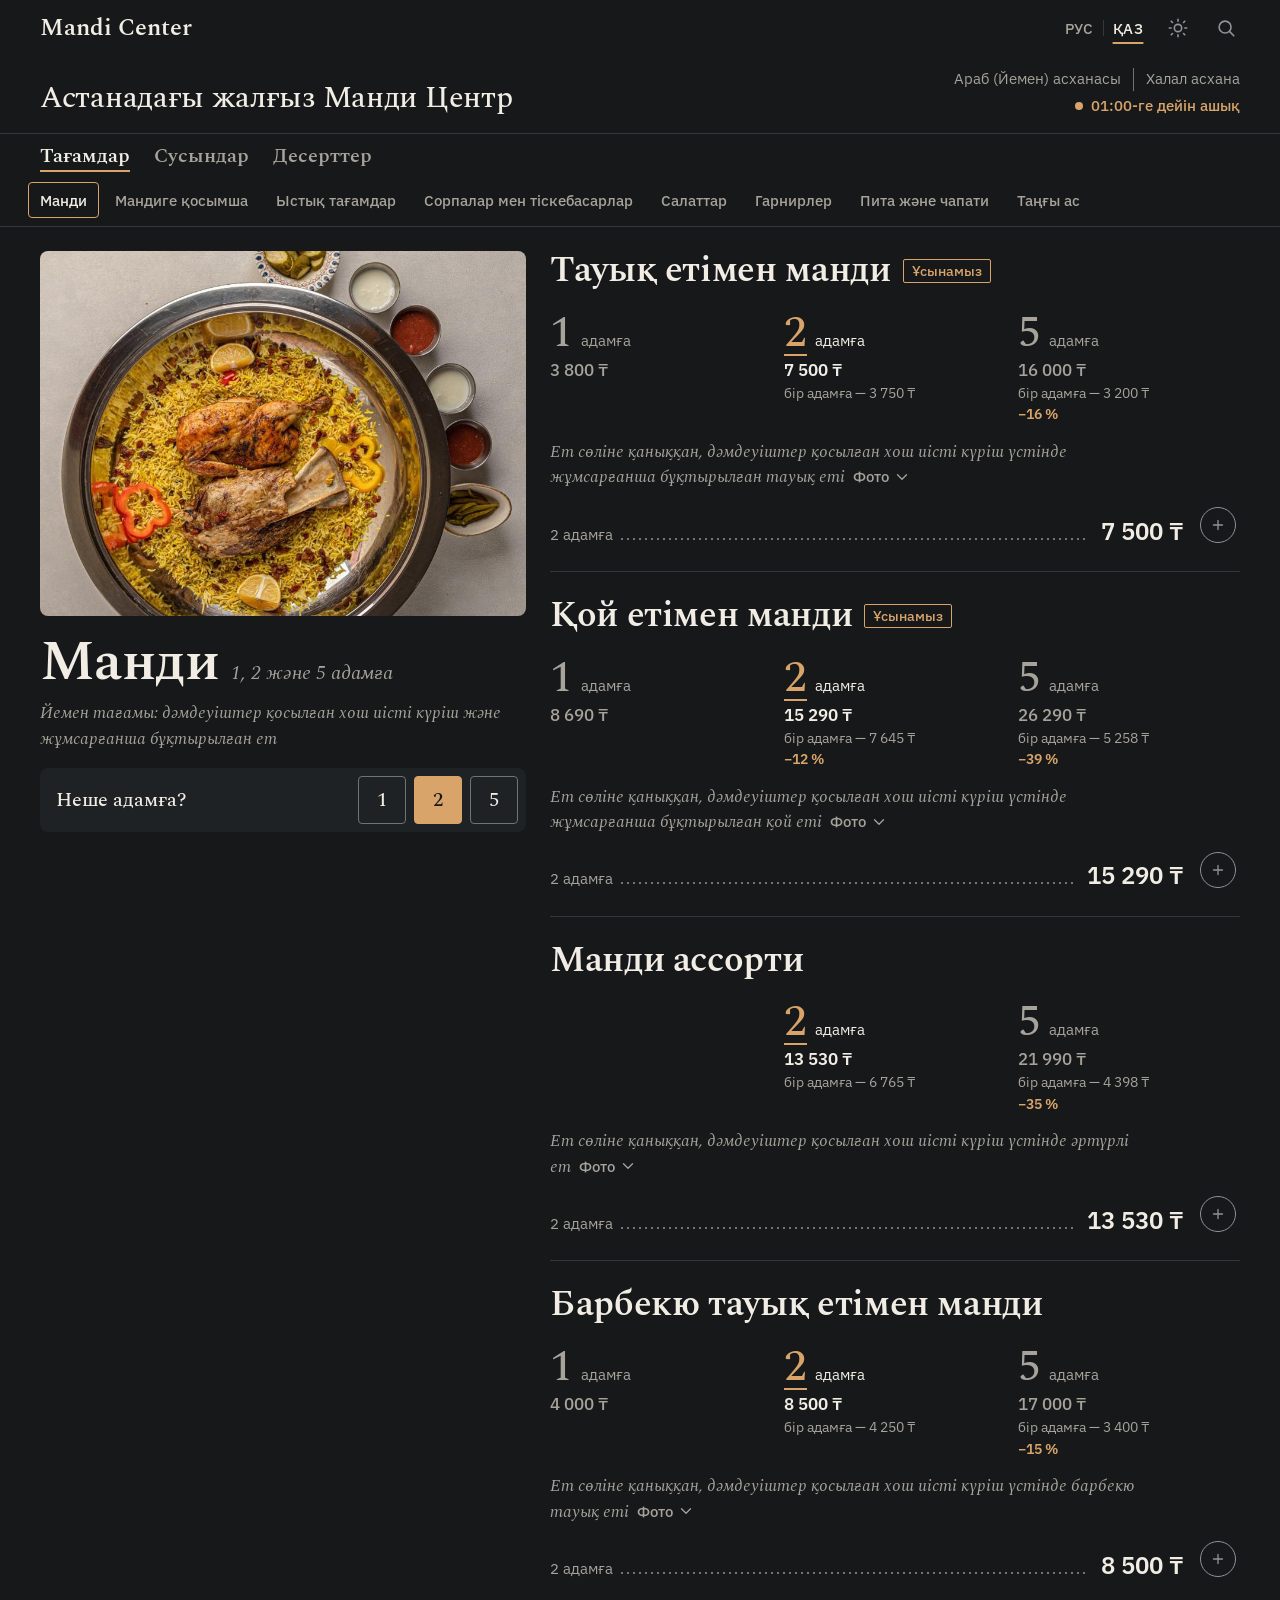
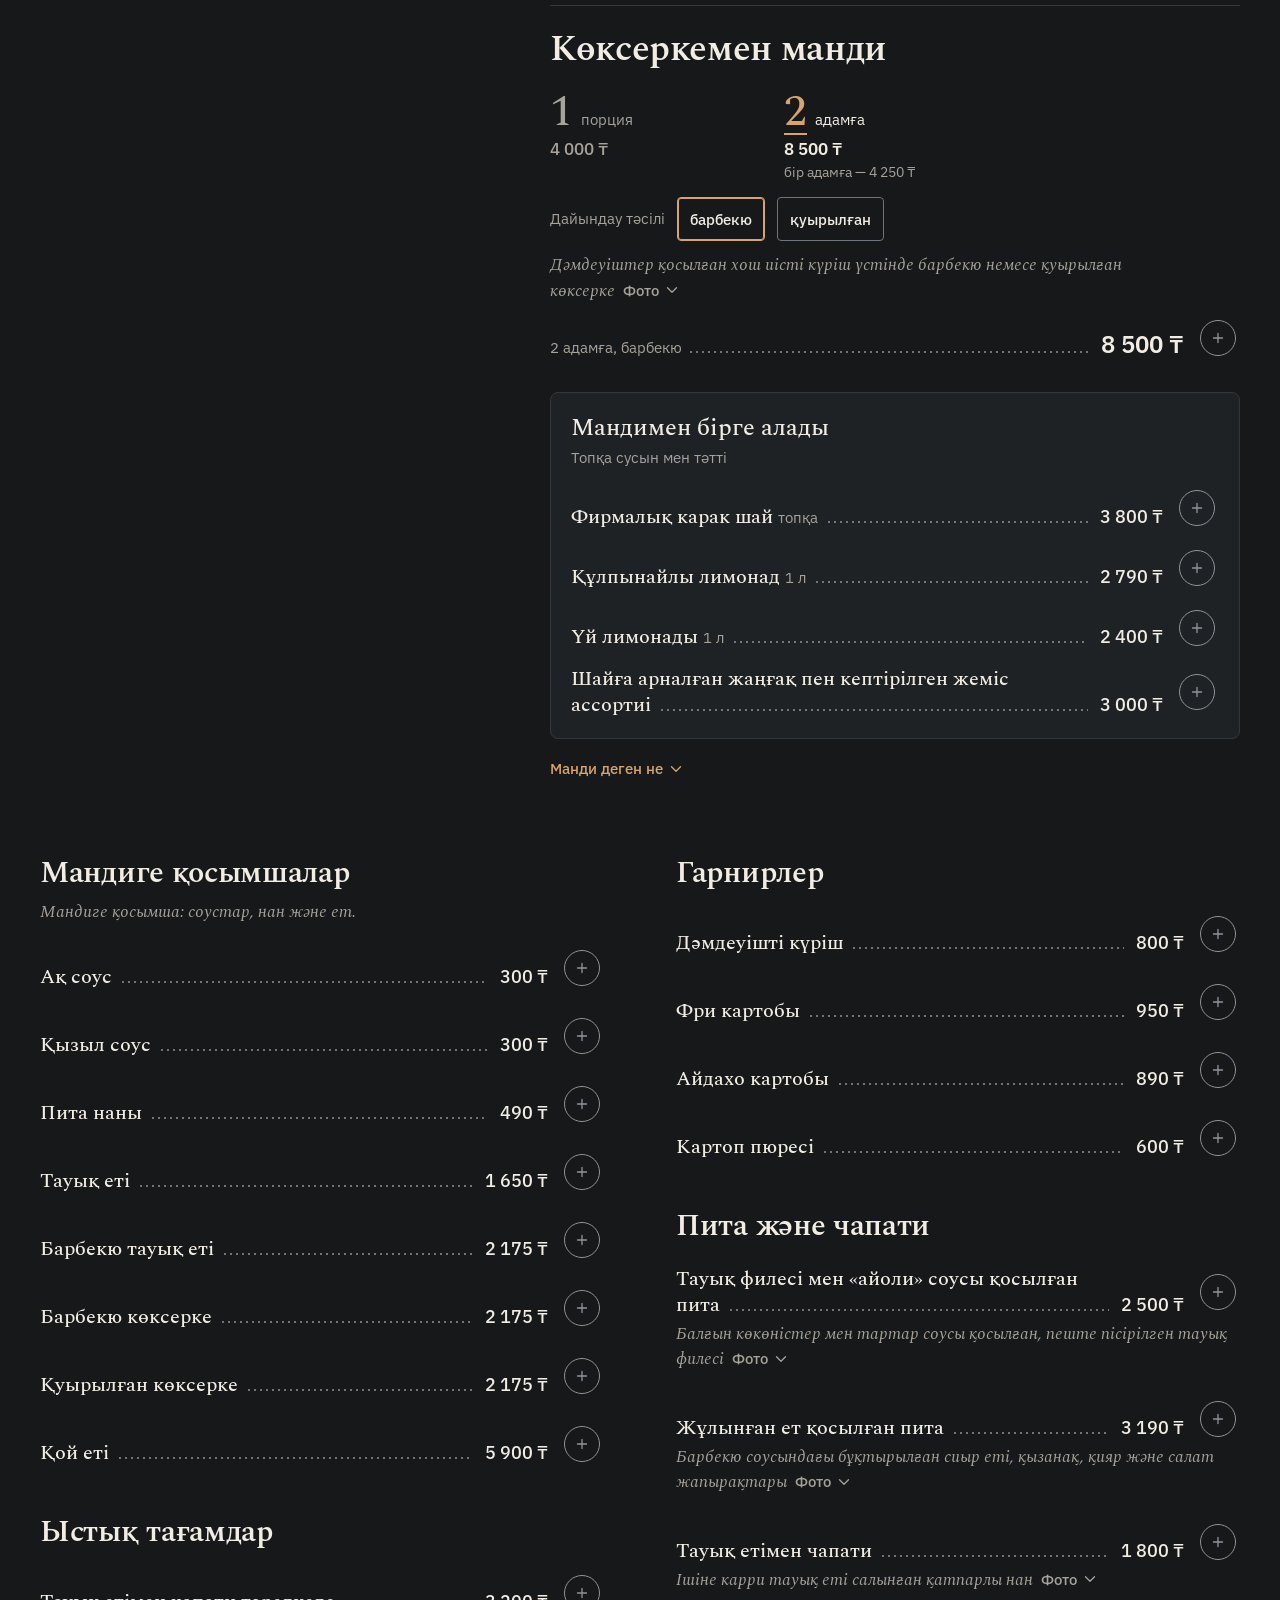
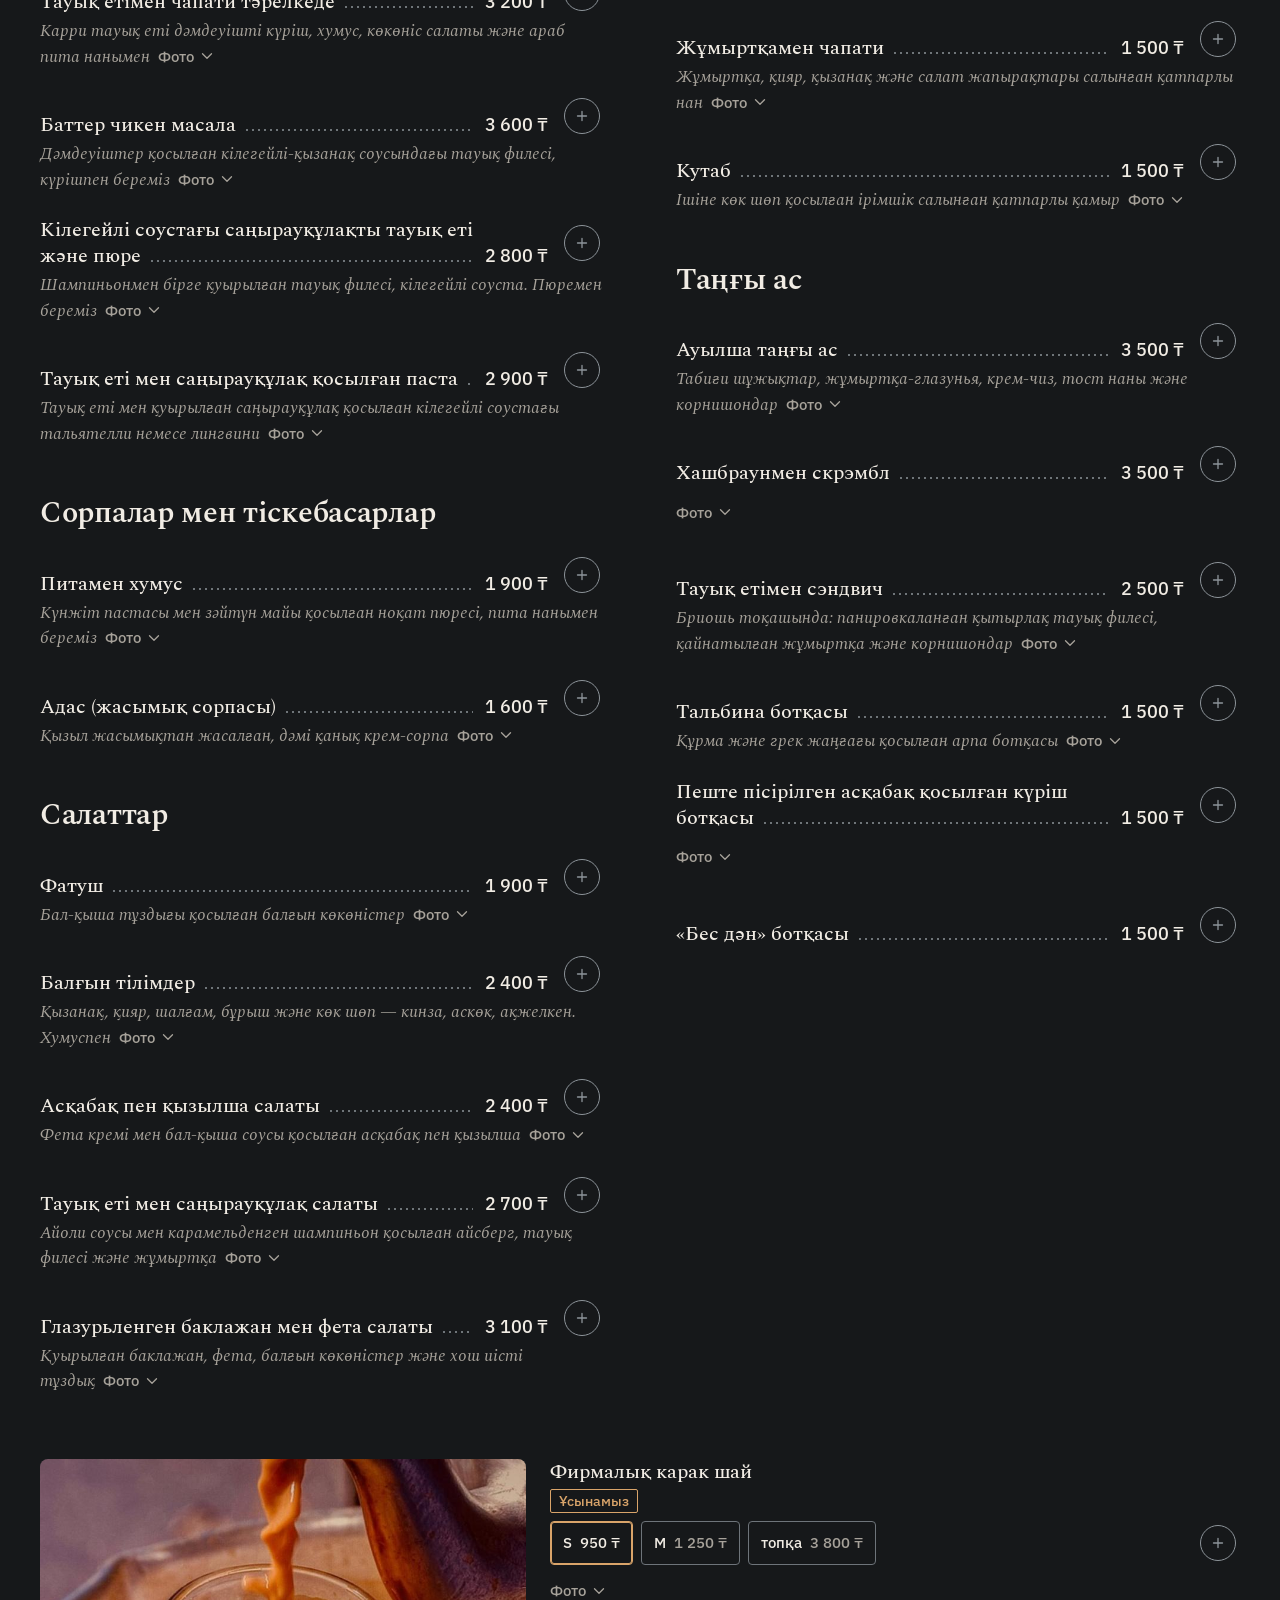
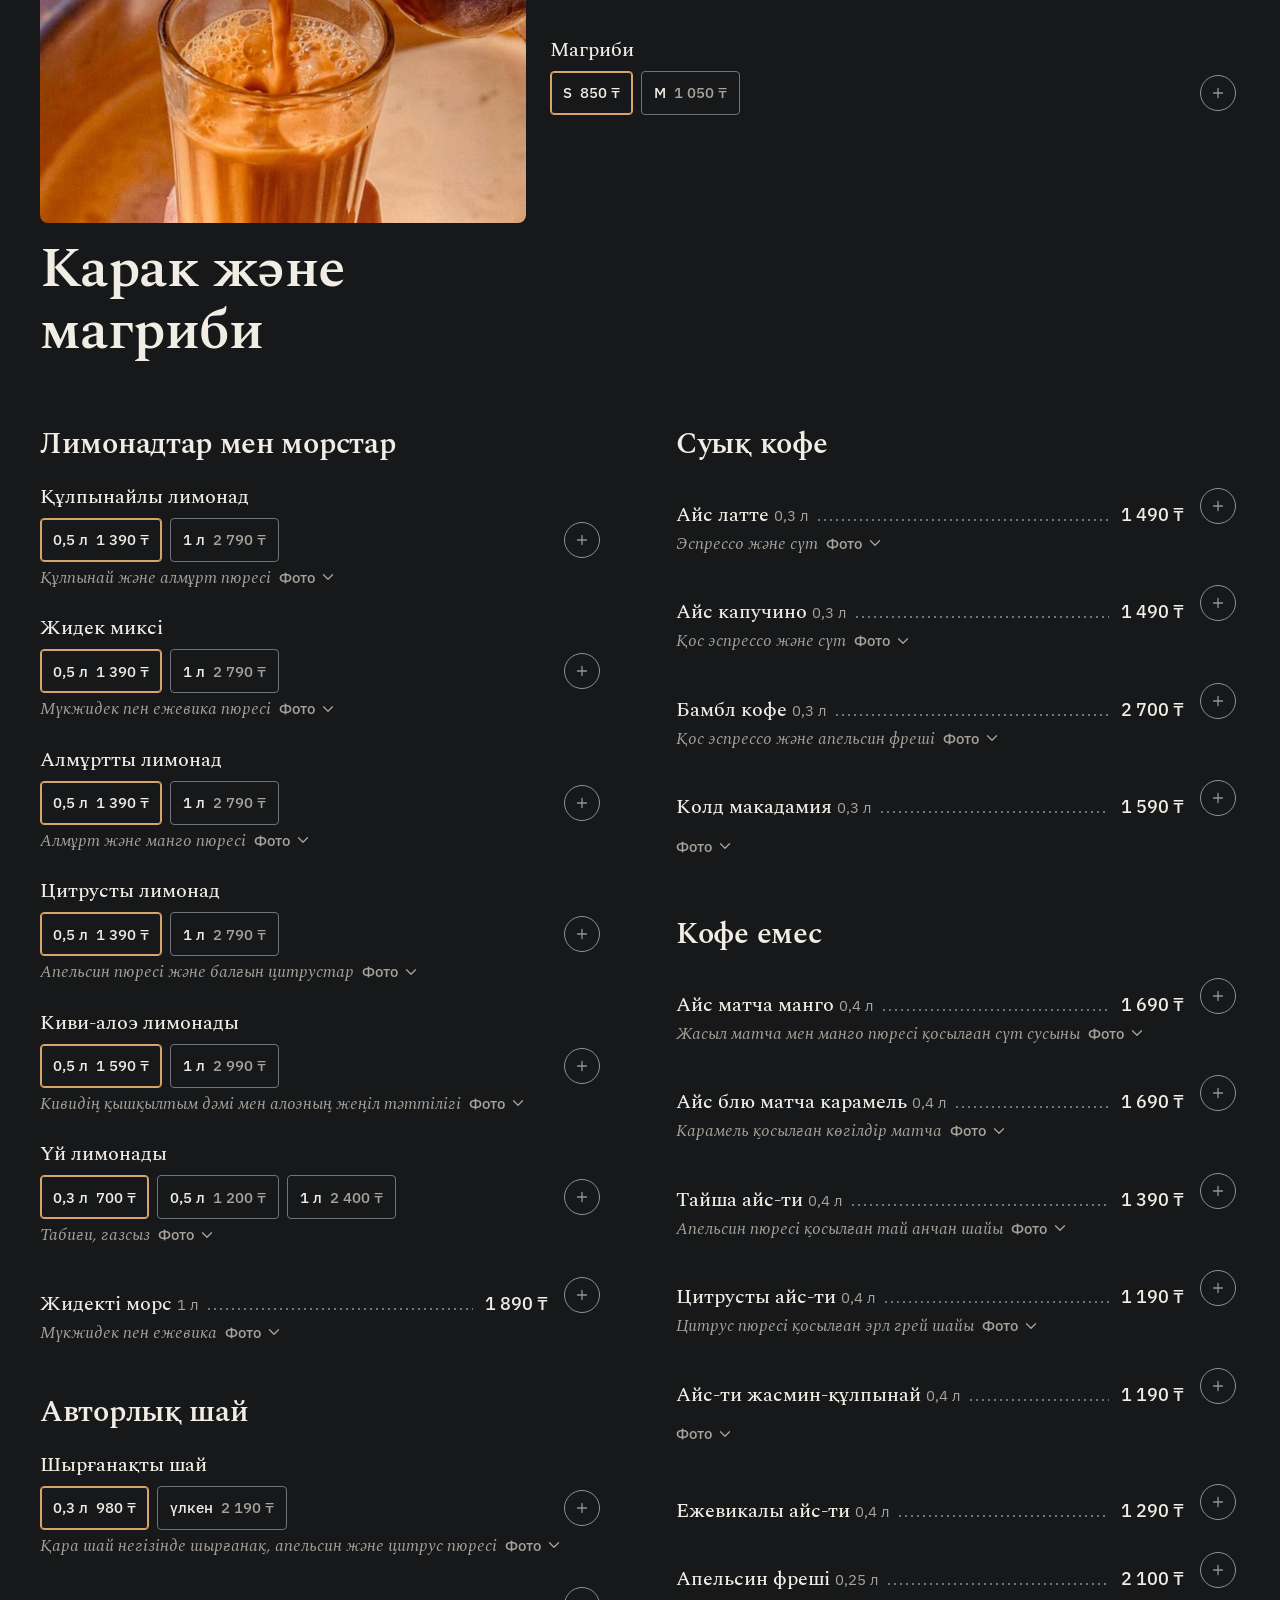
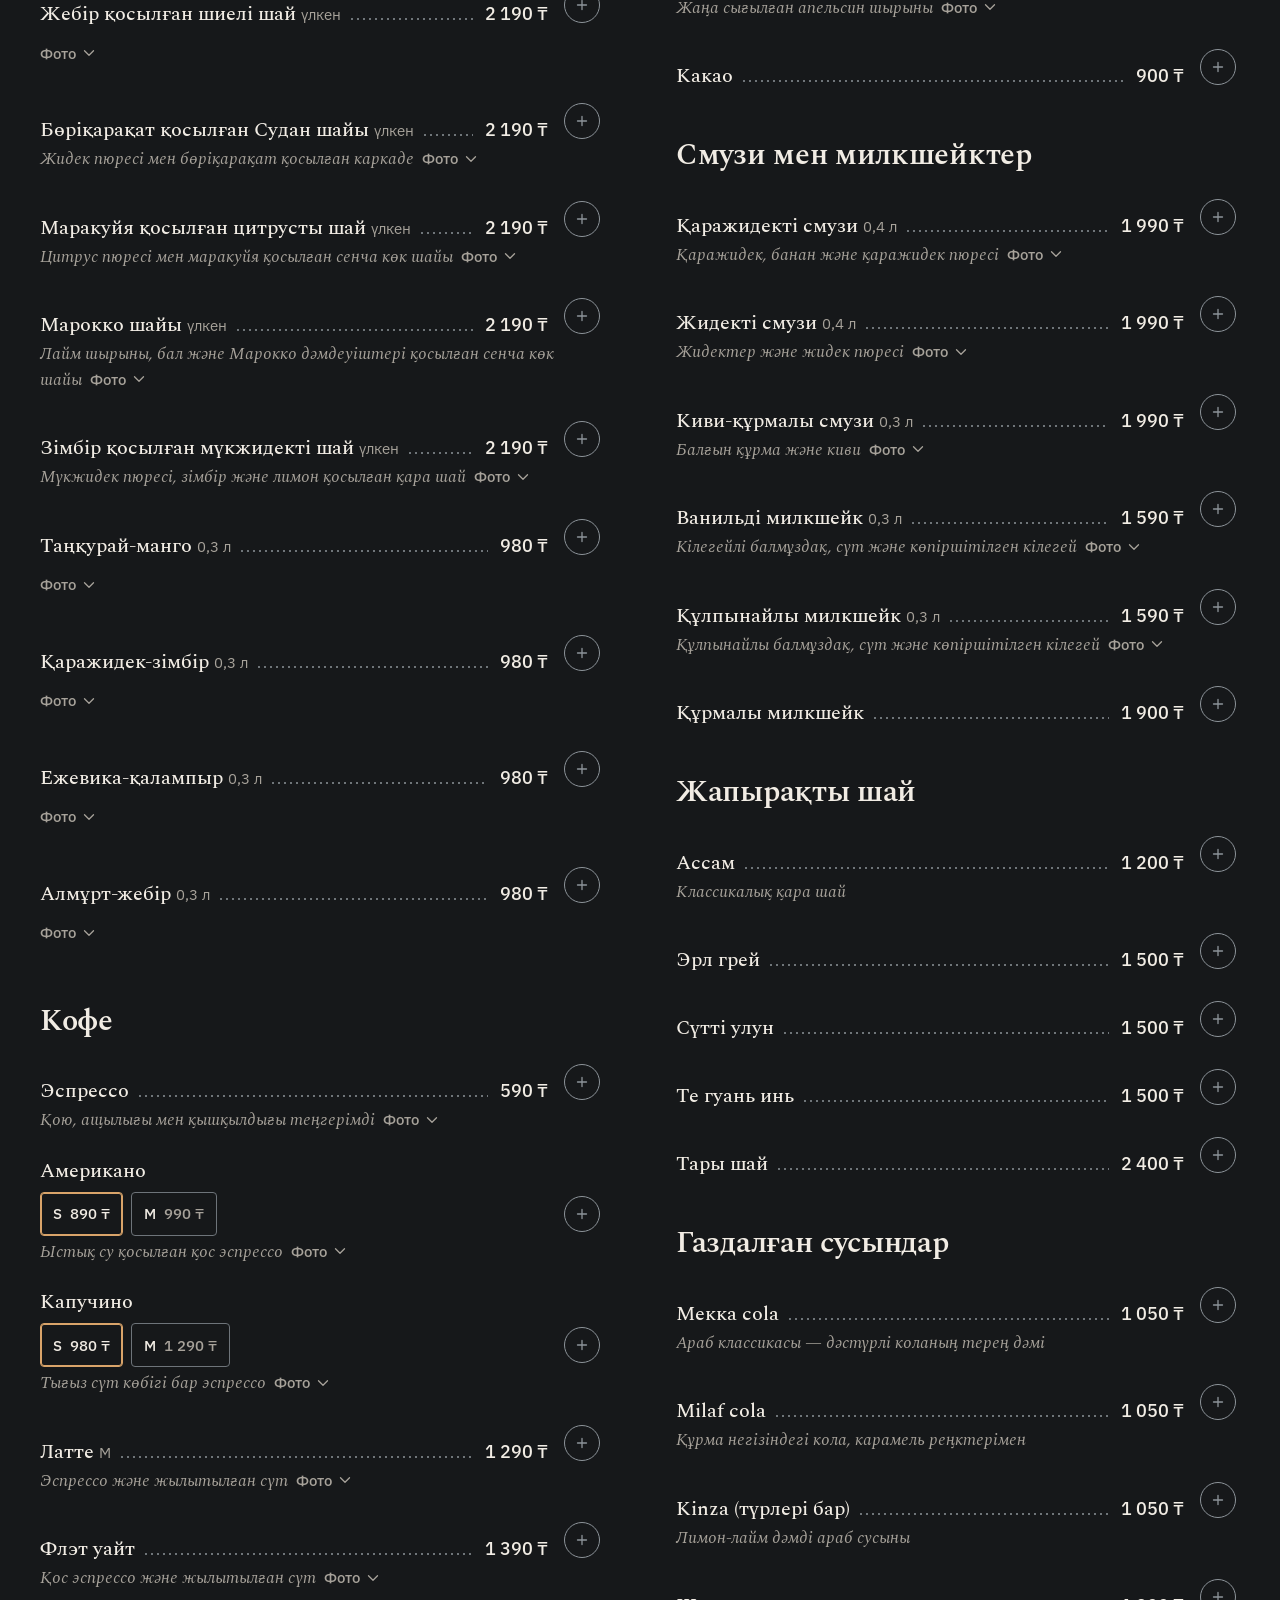
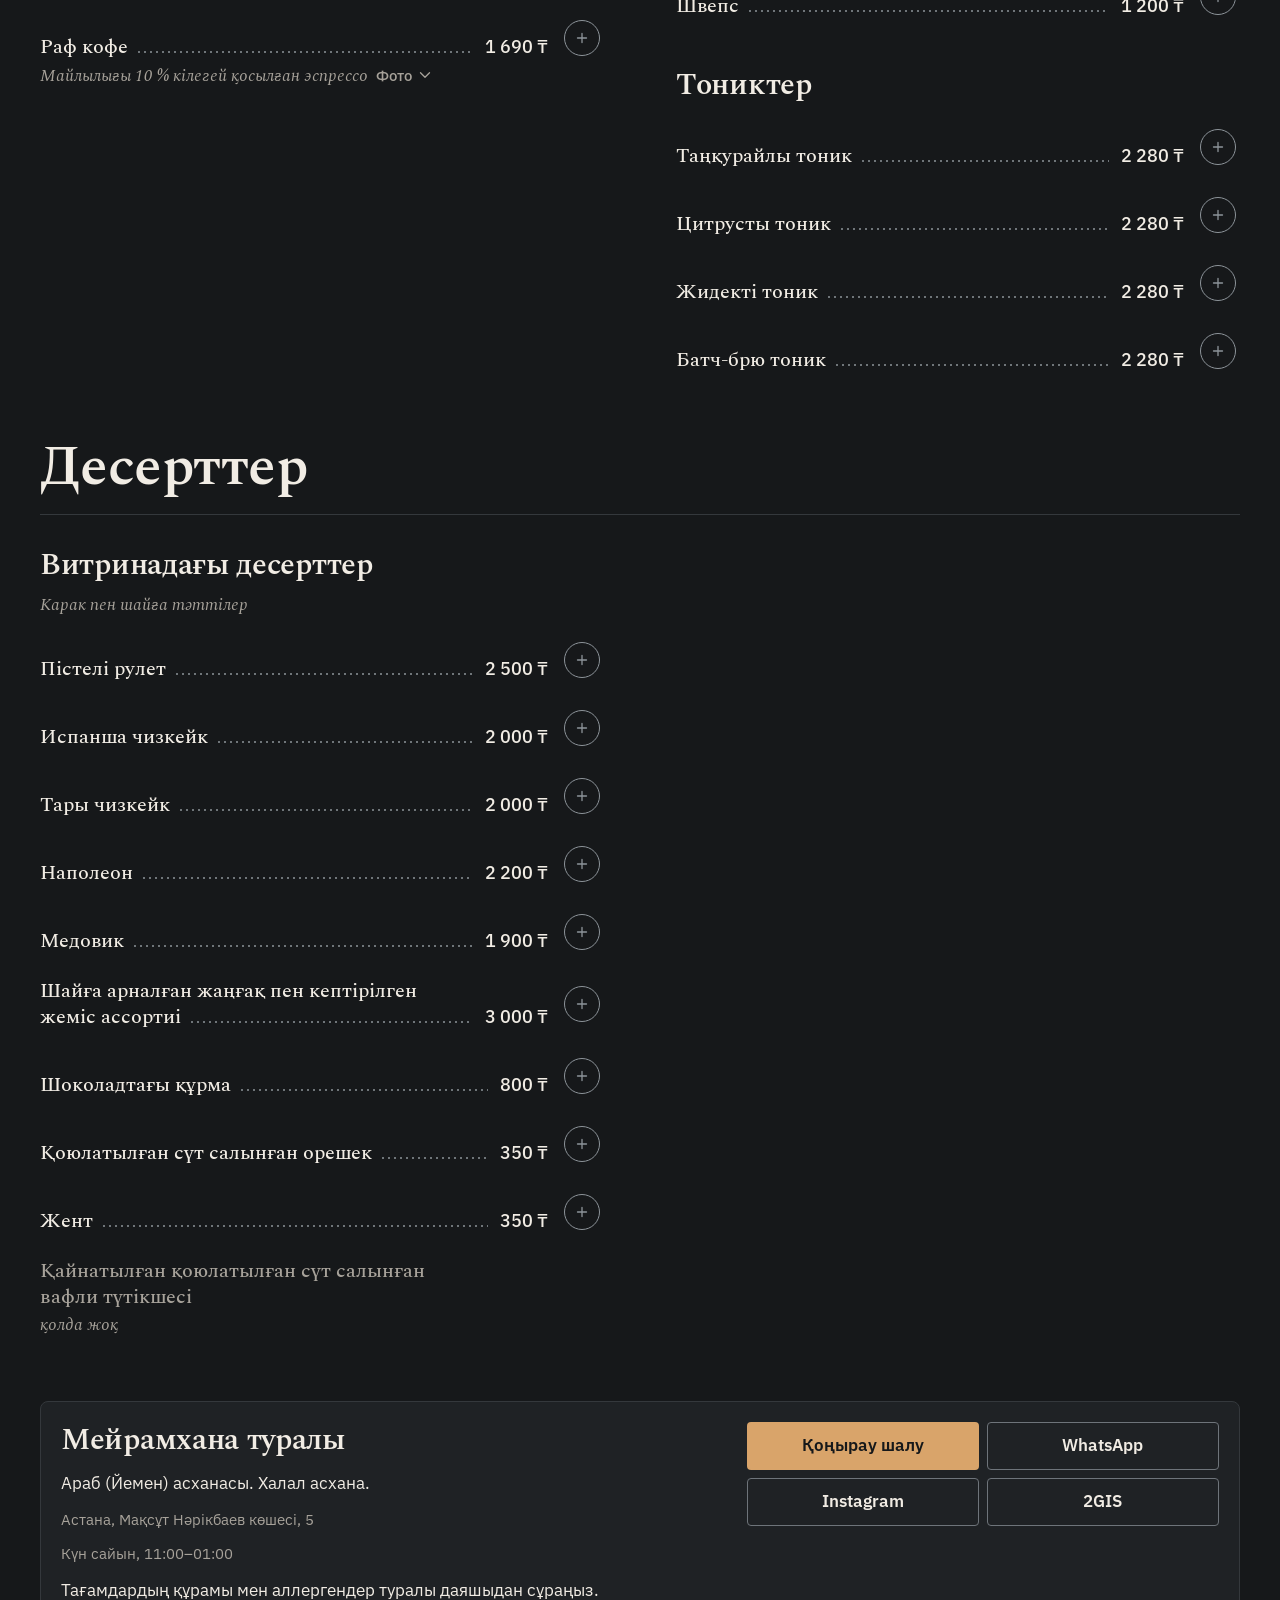
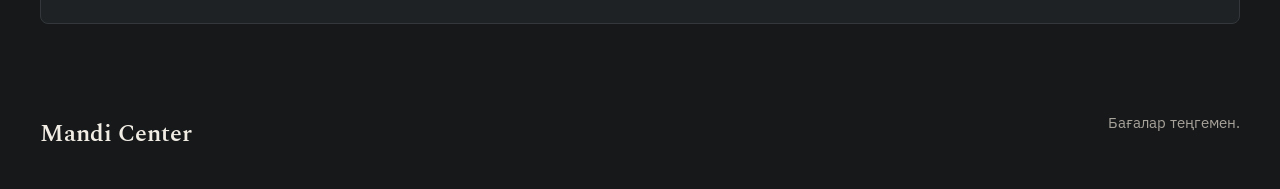
<file: kk/index.html>
<!doctype html>
<html lang="kk" data-theme="dark">
<head>
<meta charset="utf-8">
<meta name="viewport" content="width=device-width,initial-scale=1,viewport-fit=cover">
<title>Mandi Center — мәзір</title>
<meta name="description" content="Астанадағы Mandi Center мәзірі: 1, 2 және 5 адамға арналған манди, карак, лимонадтар мен десерттер. Араб (Йемен) халал асханасы.">
<meta name="theme-color" content="#16181A">
<link rel="alternate" hreflang="ru" href="/">
<link rel="alternate" hreflang="kk" href="/kk/">
<script>try{if(localStorage.getItem('mandi-theme')==='light')document.documentElement.setAttribute('data-theme','light')}catch(e){}</script>
<link rel="preconnect" href="https://fonts.googleapis.com">
<link rel="preconnect" href="https://fonts.gstatic.com" crossorigin>
<link href="https://fonts.googleapis.com/css2?family=IBM+Plex+Sans:wght@400;500;600&family=Spectral:ital,wght@0,500;0,600;1,400&display=swap" rel="stylesheet">
<link rel="stylesheet" href="../src/tokens.css">
<link rel="stylesheet" href="../src/components.css">
<link rel="stylesheet" href="../src/menu.css">
</head>
<body>
<a class="btn btn--primary skip" href="#menu">Мәзірге өту</a>
<header class="masthead"><div class="container">
<div class="topbar">
<a class="wordmark" href="./">Mandi Center</a>
<div class="topbar__tools">
<nav class="lang" aria-label="Мәзір тілі"><a class="lang__btn" href="../" lang="ru" hreflang="ru" title="Русский">РУС</a><span class="lang__sep" aria-hidden="true"></span><a class="lang__btn" href="./" lang="kk" hreflang="kk" title="Қазақша" aria-current="true">ҚАЗ</a></nav>
<button class="icon-btn" id="theme-btn" type="button" aria-label="Ашық тақырып"><svg class="i-sun" viewBox="0 0 24 24" aria-hidden="true"><circle cx="12" cy="12" r="4"/><path d="M12 2.5v2M12 19.5v2M4.6 4.6 6 6M18 18l1.4 1.4M2.5 12h2M19.5 12h2M4.6 19.4 6 18M18 6l1.4-1.4"/></svg><svg class="i-moon" viewBox="0 0 24 24" aria-hidden="true"><path d="M20 14.5A8 8 0 0 1 9.5 4a8 8 0 1 0 10.5 10.5z"/></svg></button>
<button class="icon-btn" id="search-btn" type="button" aria-label="Мәзірден іздеу" aria-expanded="false" aria-controls="search"><svg viewBox="0 0 24 24" aria-hidden="true"><circle cx="11" cy="11" r="6.5"/><path d="m16 16 4.5 4.5"/></svg></button>
</div>
</div>
<div class="intro">
<h1 class="intro__title">Астанадағы жалғыз Манди Центр</h1>
<div class="intro__meta">
<p class="intro__facts t-meta"><span>Араб (Йемен) асханасы</span><span>Халал асхана</span></p>
<p class="status" id="status"><svg viewBox="0 0 8 8" aria-hidden="true"><circle cx="4" cy="4" r="4"/></svg><span>01:00-ге дейін ашық</span></p>
</div>
</div>
</div></header>
<nav class="nav" aria-label="Мәзір бөлімдері"><div class="container">
<div class="search" id="search" role="search" hidden>
<div class="field">
<label class="sr-only" for="q">Мәзірден іздеу</label>
<div class="search__row"><div class="field__control"><svg viewBox="0 0 24 24" aria-hidden="true"><circle cx="11" cy="11" r="6.5"/><path d="m16 16 4.5 4.5"/></svg><input id="q" type="search" placeholder="Тағам немесе сусын" autocomplete="off" enterkeyhint="search" aria-describedby="q-result"></div><button class="icon-btn" id="search-close" type="button" aria-label="Іздеуді жабу"><svg viewBox="0 0 24 24" aria-hidden="true"><path d="M6 6l12 12M18 6 6 18"/></svg></button></div>
<p class="field__hint search__result" id="q-result" aria-live="polite"></p>
</div>
</div>
<div class="tabs"><a class="tab" href="#cat-mandi" data-sec="kitchen" data-first="cat-mandi" aria-current="true">Тағамдар</a><a class="tab" href="#cat-karak" data-sec="drinks" data-first="cat-karak" aria-current="false">Сусындар</a><a class="tab" href="#cat-showcase" data-sec="desserts" data-first="cat-showcase" aria-current="false">Десерттер</a></div>
<div class="chips" data-sec="kitchen" aria-label="Санаттар: Тағамдар"><a class="chip" href="#cat-mandi" data-cat="cat-mandi" aria-current="true">Манди</a><a class="chip" href="#cat-addons" data-cat="cat-addons" aria-current="false">Мандиге қосымша</a><a class="chip" href="#cat-hot" data-cat="cat-hot" aria-current="false">Ыстық тағамдар</a><a class="chip" href="#cat-starters" data-cat="cat-starters" aria-current="false">Сорпалар мен тіскебасарлар</a><a class="chip" href="#cat-salads" data-cat="cat-salads" aria-current="false">Салаттар</a><a class="chip" href="#cat-sides" data-cat="cat-sides" aria-current="false">Гарнирлер</a><a class="chip" href="#cat-pita" data-cat="cat-pita" aria-current="false">Пита және чапати</a><a class="chip" href="#cat-breakfast" data-cat="cat-breakfast" aria-current="false">Таңғы ас</a></div><div class="chips" data-sec="drinks" aria-label="Санаттар: Сусындар" hidden><a class="chip" href="#cat-karak" data-cat="cat-karak" aria-current="false">Карак</a><a class="chip" href="#cat-lemonades" data-cat="cat-lemonades" aria-current="false">Лимонадтар</a><a class="chip" href="#cat-author-tea" data-cat="cat-author-tea" aria-current="false">Авторлық шай</a><a class="chip" href="#cat-coffee" data-cat="cat-coffee" aria-current="false">Кофе</a><a class="chip" href="#cat-iced-coffee" data-cat="cat-iced-coffee" aria-current="false">Суық кофе</a><a class="chip" href="#cat-not-coffee" data-cat="cat-not-coffee" aria-current="false">Кофе емес</a><a class="chip" href="#cat-smoothies" data-cat="cat-smoothies" aria-current="false">Смузи</a><a class="chip" href="#cat-leaf-tea" data-cat="cat-leaf-tea" aria-current="false">Жапырақты шай</a><a class="chip" href="#cat-soda" data-cat="cat-soda" aria-current="false">Газды сусындар</a><a class="chip" href="#cat-tonic" data-cat="cat-tonic" aria-current="false">Тониктер</a></div><div class="chips" data-sec="desserts" aria-label="Санаттар: Десерттер" hidden><a class="chip" href="#cat-showcase" data-cat="cat-showcase" aria-current="false">Витринадағы десерттер</a></div>
</div></nav>
<main id="menu" tabindex="-1">
<section class="sec" id="sec-kitchen" aria-labelledby="st-kitchen"><div class="container">
<h2 class="t-display sec__title sr-only" id="st-kitchen">Тағамдар</h2>
<section class="cat cat--mandi" id="cat-mandi" data-sec="kitchen" aria-labelledby="h-mandi">
<div class="mandi">
<div class="mandi__aside">
<figure class="mandi__photo"><img src="../images/item-0-0-0.jpg" alt="Манди" width="820" height="748" fetchpriority="high" decoding="async"></figure>
<div class="mandi__head"><h3 class="t-display" id="h-mandi">Манди</h3><p class="mandi__sub">1, 2 және 5 адамға</p></div>
<p class="t-desc mandi__lead">Йемен тағамы: дәмдеуіштер қосылған хош иісті күріш және жұмсарғанша бұқтырылған ет</p>
<div class="seg" role="group" aria-labelledby="seg-label"><span class="seg__label" id="seg-label">Неше адамға?</span><div class="seg__opts"><button class="seg__opt" type="button" data-n="1" aria-pressed="false">1</button><button class="seg__opt" type="button" data-n="2" aria-pressed="true">2</button><button class="seg__opt" type="button" data-n="5" aria-pressed="false">5</button></div></div>
</div>
<div class="dishes">
<article class="dish" id="card-mandi-chicken" data-title="Тауық етімен манди" data-search="тауық етімен манди ет сөліне қаныққан, дәмдеуіштер қосылған хош иісті күріш үстінде жұмсарғанша бұқтырылған тауық еті 1 адамға 2 адамға 5 адамға манди с курицей">
<div class="dish__head"><h4 class="dish__title">Тауық етімен манди</h4><span class="badge">Ұсынамыз</span></div>
<div class="portions" role="group" aria-label="Тауық етімен манди"><button class="portion" type="button" aria-pressed="false" aria-label="1 адамға, 3 800 ₸" data-key="0-0-0" data-price="3800" data-n="1" data-label="1 адамға" data-photo="../images/item-0-0-0.jpg" data-w="820" data-h="748"><span class="portion__head" aria-hidden="true"><span class="portion__n">1</span><span class="portion__unit">адамға</span></span><span class="portion__price" aria-hidden="true">3 800 ₸</span></button><button class="portion" type="button" aria-pressed="true" aria-label="2 адамға, 7 500 ₸, бір адамға — 3 750 ₸" data-key="0-0-1" data-price="7500" data-n="2" data-label="2 адамға" data-photo="../images/item-0-0-1.jpg" data-w="140" data-h="140"><span class="portion__head" aria-hidden="true"><span class="portion__n">2</span><span class="portion__unit">адамға</span></span><span class="portion__price" aria-hidden="true">7 500 ₸</span><span class="portion__pp" aria-hidden="true">бір адамға — 3 750 ₸</span></button><button class="portion" type="button" aria-pressed="false" aria-label="5 адамға, 16 000 ₸, бір адамға — 3 200 ₸, −16 %" data-key="0-0-2" data-price="16000" data-n="5" data-label="5 адамға" data-photo="../images/item-0-0-2.jpg" data-w="140" data-h="140"><span class="portion__head" aria-hidden="true"><span class="portion__n">5</span><span class="portion__unit">адамға</span></span><span class="portion__price" aria-hidden="true">16 000 ₸</span><span class="portion__pp" aria-hidden="true">бір адамға — 3 200 ₸</span><span class="save" aria-hidden="true">−16 %</span></button></div>


<p class="t-desc">Ет сөліне қаныққан, дәмдеуіштер қосылған хош иісті күріш үстінде жұмсарғанша бұқтырылған тауық еті <button class="text-btn text-btn--quiet photo-toggle" type="button" aria-expanded="false" aria-controls="ph-mandi-chicken">Фото<svg viewBox="0 0 24 24" aria-hidden="true"><path d="m6 9 6 6 6-6"/></svg></button></p>
<figure class="photo" id="ph-mandi-chicken" hidden><img src="../images/item-0-0-1.jpg" alt="Тауық етімен манди, 2 адамға" width="140" height="140" loading="lazy" decoding="async"></figure>
<div class="line dish__sum"><span class="line__name t-meta"><span class="sum-label">2 адамға</span><span class="line__dots" aria-hidden="true"></span></span><span class="t-price-lg sum-price">7 500 ₸</span><button class="add" type="button" data-key="0-0-1" data-price="7500" data-cook="" aria-label="Тізімге: Тауық етімен манди, 2 адамға, 7 500 ₸" data-label="Тізімге: Тауық етімен манди, 2 адамға, 7 500 ₸"><svg class="i-plus" viewBox="0 0 24 24" aria-hidden="true"><path d="M12 6v12M6 12h12"/></svg><span class="add__n" aria-hidden="true"></span></button></div>
</article>
<article class="dish" id="card-mandi-lamb" data-title="Қой етімен манди" data-search="қой етімен манди ет сөліне қаныққан, дәмдеуіштер қосылған хош иісті күріш үстінде жұмсарғанша бұқтырылған қой еті 1 адамға 2 адамға 5 адамға манди с бараниной">
<div class="dish__head"><h4 class="dish__title">Қой етімен манди</h4><span class="badge">Ұсынамыз</span></div>
<div class="portions" role="group" aria-label="Қой етімен манди"><button class="portion" type="button" aria-pressed="false" aria-label="1 адамға, 8 690 ₸" data-key="0-0-3" data-price="8690" data-n="1" data-label="1 адамға" data-photo="../images/item-0-0-3.jpg" data-w="820" data-h="1091"><span class="portion__head" aria-hidden="true"><span class="portion__n">1</span><span class="portion__unit">адамға</span></span><span class="portion__price" aria-hidden="true">8 690 ₸</span></button><button class="portion" type="button" aria-pressed="true" aria-label="2 адамға, 15 290 ₸, бір адамға — 7 645 ₸, −12 %" data-key="0-0-4" data-price="15290" data-n="2" data-label="2 адамға" data-photo="../images/item-0-0-4.jpg" data-w="140" data-h="140"><span class="portion__head" aria-hidden="true"><span class="portion__n">2</span><span class="portion__unit">адамға</span></span><span class="portion__price" aria-hidden="true">15 290 ₸</span><span class="portion__pp" aria-hidden="true">бір адамға — 7 645 ₸</span><span class="save" aria-hidden="true">−12 %</span></button><button class="portion" type="button" aria-pressed="false" aria-label="5 адамға, 26 290 ₸, бір адамға — 5 258 ₸, −39 %" data-key="0-0-5" data-price="26290" data-n="5" data-label="5 адамға" data-photo="../images/item-0-0-5.jpg" data-w="140" data-h="140"><span class="portion__head" aria-hidden="true"><span class="portion__n">5</span><span class="portion__unit">адамға</span></span><span class="portion__price" aria-hidden="true">26 290 ₸</span><span class="portion__pp" aria-hidden="true">бір адамға — 5 258 ₸</span><span class="save" aria-hidden="true">−39 %</span></button></div>


<p class="t-desc">Ет сөліне қаныққан, дәмдеуіштер қосылған хош иісті күріш үстінде жұмсарғанша бұқтырылған қой еті <button class="text-btn text-btn--quiet photo-toggle" type="button" aria-expanded="false" aria-controls="ph-mandi-lamb">Фото<svg viewBox="0 0 24 24" aria-hidden="true"><path d="m6 9 6 6 6-6"/></svg></button></p>
<figure class="photo" id="ph-mandi-lamb" hidden><img src="../images/item-0-0-4.jpg" alt="Қой етімен манди, 2 адамға" width="140" height="140" loading="lazy" decoding="async"></figure>
<div class="line dish__sum"><span class="line__name t-meta"><span class="sum-label">2 адамға</span><span class="line__dots" aria-hidden="true"></span></span><span class="t-price-lg sum-price">15 290 ₸</span><button class="add" type="button" data-key="0-0-4" data-price="15290" data-cook="" aria-label="Тізімге: Қой етімен манди, 2 адамға, 15 290 ₸" data-label="Тізімге: Қой етімен манди, 2 адамға, 15 290 ₸"><svg class="i-plus" viewBox="0 0 24 24" aria-hidden="true"><path d="M12 6v12M6 12h12"/></svg><span class="add__n" aria-hidden="true"></span></button></div>
</article>
<article class="dish" id="card-mandi-assorti" data-title="Манди ассорти" data-search="манди ассорти ет сөліне қаныққан, дәмдеуіштер қосылған хош иісті күріш үстінде әртүрлі ет 2 адамға 5 адамға манди ассорти">
<div class="dish__head"><h4 class="dish__title">Манди ассорти</h4></div>
<div class="portions" role="group" aria-label="Манди ассорти"><span class="portion portion--none" aria-hidden="true"></span><button class="portion" type="button" aria-pressed="true" aria-label="2 адамға, 13 530 ₸, бір адамға — 6 765 ₸" data-key="0-0-6" data-price="13530" data-n="2" data-label="2 адамға" data-photo="../images/item-0-0-6.jpg" data-w="140" data-h="140"><span class="portion__head" aria-hidden="true"><span class="portion__n">2</span><span class="portion__unit">адамға</span></span><span class="portion__price" aria-hidden="true">13 530 ₸</span><span class="portion__pp" aria-hidden="true">бір адамға — 6 765 ₸</span></button><button class="portion" type="button" aria-pressed="false" aria-label="5 адамға, 21 990 ₸, бір адамға — 4 398 ₸, −35 %" data-key="0-0-7" data-price="21990" data-n="5" data-label="5 адамға" data-photo="../images/item-0-0-7.jpg" data-w="140" data-h="140"><span class="portion__head" aria-hidden="true"><span class="portion__n">5</span><span class="portion__unit">адамға</span></span><span class="portion__price" aria-hidden="true">21 990 ₸</span><span class="portion__pp" aria-hidden="true">бір адамға — 4 398 ₸</span><span class="save" aria-hidden="true">−35 %</span></button></div>
<p class="dish__note t-meta" hidden>Тек 2 және 5 адамға дайындаймыз</p>

<p class="t-desc">Ет сөліне қаныққан, дәмдеуіштер қосылған хош иісті күріш үстінде әртүрлі ет <button class="text-btn text-btn--quiet photo-toggle" type="button" aria-expanded="false" aria-controls="ph-mandi-assorti">Фото<svg viewBox="0 0 24 24" aria-hidden="true"><path d="m6 9 6 6 6-6"/></svg></button></p>
<figure class="photo" id="ph-mandi-assorti" hidden><img src="../images/item-0-0-6.jpg" alt="Манди ассорти, 2 адамға" width="140" height="140" loading="lazy" decoding="async"></figure>
<div class="line dish__sum"><span class="line__name t-meta"><span class="sum-label">2 адамға</span><span class="line__dots" aria-hidden="true"></span></span><span class="t-price-lg sum-price">13 530 ₸</span><button class="add" type="button" data-key="0-0-6" data-price="13530" data-cook="" aria-label="Тізімге: Манди ассорти, 2 адамға, 13 530 ₸" data-label="Тізімге: Манди ассорти, 2 адамға, 13 530 ₸"><svg class="i-plus" viewBox="0 0 24 24" aria-hidden="true"><path d="M12 6v12M6 12h12"/></svg><span class="add__n" aria-hidden="true"></span></button></div>
</article>
<article class="dish" id="card-mandi-bbq" data-title="Барбекю тауық етімен манди" data-search="барбекю тауық етімен манди ет сөліне қаныққан, дәмдеуіштер қосылған хош иісті күріш үстінде барбекю тауық еті 1 адамға 2 адамға 5 адамға манди с курицей барбекю">
<div class="dish__head"><h4 class="dish__title">Барбекю тауық етімен манди</h4></div>
<div class="portions" role="group" aria-label="Барбекю тауық етімен манди"><button class="portion" type="button" aria-pressed="false" aria-label="1 адамға, 4 000 ₸" data-key="0-0-10" data-price="4000" data-n="1" data-label="1 адамға" data-photo="../images/item-0-0-10.jpg" data-w="140" data-h="140"><span class="portion__head" aria-hidden="true"><span class="portion__n">1</span><span class="portion__unit">адамға</span></span><span class="portion__price" aria-hidden="true">4 000 ₸</span></button><button class="portion" type="button" aria-pressed="true" aria-label="2 адамға, 8 500 ₸, бір адамға — 4 250 ₸" data-key="0-0-11" data-price="8500" data-n="2" data-label="2 адамға" data-photo="../images/item-0-0-11.jpg" data-w="140" data-h="140"><span class="portion__head" aria-hidden="true"><span class="portion__n">2</span><span class="portion__unit">адамға</span></span><span class="portion__price" aria-hidden="true">8 500 ₸</span><span class="portion__pp" aria-hidden="true">бір адамға — 4 250 ₸</span></button><button class="portion" type="button" aria-pressed="false" aria-label="5 адамға, 17 000 ₸, бір адамға — 3 400 ₸, −15 %" data-key="0-0-12" data-price="17000" data-n="5" data-label="5 адамға" data-photo="../images/item-0-0-12.jpg" data-w="140" data-h="140"><span class="portion__head" aria-hidden="true"><span class="portion__n">5</span><span class="portion__unit">адамға</span></span><span class="portion__price" aria-hidden="true">17 000 ₸</span><span class="portion__pp" aria-hidden="true">бір адамға — 3 400 ₸</span><span class="save" aria-hidden="true">−15 %</span></button></div>


<p class="t-desc">Ет сөліне қаныққан, дәмдеуіштер қосылған хош иісті күріш үстінде барбекю тауық еті <button class="text-btn text-btn--quiet photo-toggle" type="button" aria-expanded="false" aria-controls="ph-mandi-bbq">Фото<svg viewBox="0 0 24 24" aria-hidden="true"><path d="m6 9 6 6 6-6"/></svg></button></p>
<figure class="photo" id="ph-mandi-bbq" hidden><img src="../images/item-0-0-11.jpg" alt="Барбекю тауық етімен манди, 2 адамға" width="140" height="140" loading="lazy" decoding="async"></figure>
<div class="line dish__sum"><span class="line__name t-meta"><span class="sum-label">2 адамға</span><span class="line__dots" aria-hidden="true"></span></span><span class="t-price-lg sum-price">8 500 ₸</span><button class="add" type="button" data-key="0-0-11" data-price="8500" data-cook="" aria-label="Тізімге: Барбекю тауық етімен манди, 2 адамға, 8 500 ₸" data-label="Тізімге: Барбекю тауық етімен манди, 2 адамға, 8 500 ₸"><svg class="i-plus" viewBox="0 0 24 24" aria-hidden="true"><path d="M12 6v12M6 12h12"/></svg><span class="add__n" aria-hidden="true"></span></button></div>
</article>
<article class="dish" id="card-mandi-sudak" data-title="Көксеркемен манди" data-search="көксеркемен манди дәмдеуіштер қосылған хош иісті күріш үстінде барбекю немесе қуырылған көксерке 1 порция 2 адамға манди с судаком" data-cook="барбекю">
<div class="dish__head"><h4 class="dish__title">Көксеркемен манди</h4></div>
<div class="portions" role="group" aria-label="Көксеркемен манди"><button class="portion" type="button" aria-pressed="false" aria-label="1 порция, 4 000 ₸" data-key="0-0-8" data-price="4000" data-n="1" data-label="1 порция" data-photo="../images/item-0-0-8.jpg" data-w="140" data-h="140"><span class="portion__head" aria-hidden="true"><span class="portion__n">1</span><span class="portion__unit">порция</span></span><span class="portion__price" aria-hidden="true">4 000 ₸</span></button><button class="portion" type="button" aria-pressed="true" aria-label="2 адамға, 8 500 ₸, бір адамға — 4 250 ₸" data-key="0-0-9" data-price="8500" data-n="2" data-label="2 адамға" data-photo="../images/item-0-0-9.jpg" data-w="140" data-h="140"><span class="portion__head" aria-hidden="true"><span class="portion__n">2</span><span class="portion__unit">адамға</span></span><span class="portion__price" aria-hidden="true">8 500 ₸</span><span class="portion__pp" aria-hidden="true">бір адамға — 4 250 ₸</span></button><span class="portion portion--none" aria-hidden="true"></span></div>
<p class="dish__note t-meta" hidden>1 порция және 2 адамға дайындаймыз</p>
<div class="opts cook" role="group" aria-label="Дайындау тәсілі"><span class="t-meta">Дайындау тәсілі</span><button class="opt" type="button" data-cook="барбекю" aria-pressed="true">барбекю</button><button class="opt" type="button" data-cook="фрай" aria-pressed="false">қуырылған</button></div>
<p class="t-desc">Дәмдеуіштер қосылған хош иісті күріш үстінде барбекю немесе қуырылған көксерке <button class="text-btn text-btn--quiet photo-toggle" type="button" aria-expanded="false" aria-controls="ph-mandi-sudak">Фото<svg viewBox="0 0 24 24" aria-hidden="true"><path d="m6 9 6 6 6-6"/></svg></button></p>
<figure class="photo" id="ph-mandi-sudak" hidden><img src="../images/item-0-0-9.jpg" alt="Көксеркемен манди, 2 адамға" width="140" height="140" loading="lazy" decoding="async"></figure>
<div class="line dish__sum"><span class="line__name t-meta"><span class="sum-label">2 адамға, барбекю</span><span class="line__dots" aria-hidden="true"></span></span><span class="t-price-lg sum-price">8 500 ₸</span><button class="add" type="button" data-key="0-0-9" data-price="8500" data-cook="барбекю" aria-label="Тізімге: Көксеркемен манди, 2 адамға, барбекю, 8 500 ₸" data-label="Тізімге: Көксеркемен манди, 2 адамға, барбекю, 8 500 ₸"><svg class="i-plus" viewBox="0 0 24 24" aria-hidden="true"><path d="M12 6v12M6 12h12"/></svg><span class="add__n" aria-hidden="true"></span></button></div>
</article>
<aside class="panel pairing" aria-labelledby="h-pairing"><h4 class="t-h2" id="h-pairing">Мандимен бірге алады</h4><p class="t-meta pairing__sub">Топқа сусын мен тәтті</p>
<div class="items"><div class="line"><span class="line__name t-dish">Фирмалық карак шай <span class="ilabel t-meta">топқа</span><span class="line__dots" aria-hidden="true"></span></span><span class="t-price">3 800 ₸</span><button class="add" type="button" data-key="2-0-0" data-price="3800" aria-label="Тізімге: Фирмалық карак шай, топқа, 3 800 ₸" data-label="Тізімге: Фирмалық карак шай, топқа, 3 800 ₸"><svg class="i-plus" viewBox="0 0 24 24" aria-hidden="true"><path d="M12 6v12M6 12h12"/></svg><span class="add__n" aria-hidden="true"></span></button></div><div class="line"><span class="line__name t-dish">Құлпынайлы лимонад <span class="ilabel t-meta">1 л</span><span class="line__dots" aria-hidden="true"></span></span><span class="t-price">2 790 ₸</span><button class="add" type="button" data-key="1-4-0" data-price="2790" aria-label="Тізімге: Құлпынайлы лимонад, 1 л, 2 790 ₸" data-label="Тізімге: Құлпынайлы лимонад, 1 л, 2 790 ₸"><svg class="i-plus" viewBox="0 0 24 24" aria-hidden="true"><path d="M12 6v12M6 12h12"/></svg><span class="add__n" aria-hidden="true"></span></button></div><div class="line"><span class="line__name t-dish">Үй лимонады <span class="ilabel t-meta">1 л</span><span class="line__dots" aria-hidden="true"></span></span><span class="t-price">2 400 ₸</span><button class="add" type="button" data-key="1-3-11" data-price="2400" aria-label="Тізімге: Үй лимонады, 1 л, 2 400 ₸" data-label="Тізімге: Үй лимонады, 1 л, 2 400 ₸"><svg class="i-plus" viewBox="0 0 24 24" aria-hidden="true"><path d="M12 6v12M6 12h12"/></svg><span class="add__n" aria-hidden="true"></span></button></div><div class="line"><span class="line__name t-dish">Шайға арналған жаңғақ пен кептірілген жеміс ассортиі<span class="line__dots" aria-hidden="true"></span></span><span class="t-price">3 000 ₸</span><button class="add" type="button" data-key="3-0-8" data-price="3000" aria-label="Тізімге: Шайға арналған жаңғақ пен кептірілген жеміс ассортиі, 3 000 ₸" data-label="Тізімге: Шайға арналған жаңғақ пен кептірілген жеміс ассортиі, 3 000 ₸"><svg class="i-plus" viewBox="0 0 24 24" aria-hidden="true"><path d="M12 6v12M6 12h12"/></svg><span class="add__n" aria-hidden="true"></span></button></div></div></aside>
<details class="story"><summary>Манди деген не<svg viewBox="0 0 24 24" aria-hidden="true"><path d="m6 9 6 6 6-6"/></svg></summary><p class="t-desc">Манди — Йеменнің дәстүрлі тағамы: хош иісті күріш, дәмдеуіштер және жұмсарғанша бұқтырылған ет (көбіне тауық немесе қой еті). Күріш ет сөлін бойына сіңіреді, тағам үлкен табақта соустармен бірге беріледі.</p></details>
</div>
</div>
</section>
<div class="cats"><section class="cat" id="cat-addons" data-sec="kitchen" aria-labelledby="h-addons">
<header class="cat__head"><h3 class="t-h1" id="h-addons">Мандиге қосымшалар</h3><p class="t-desc cat__lead">Мандиге қосымша: соустар, нан және ет.</p></header>
<div class="items"><article class="item" id="card-i-0-8-0" data-title="Ақ соус" data-search="ақ соус   белый соус">
<div class="line"><h4 class="line__name t-dish">Ақ соус<span class="line__dots" aria-hidden="true"></span></h4><span class="t-price">300 ₸</span><button class="add" type="button" data-key="0-8-0" data-price="300" aria-label="Тізімге: Ақ соус, 300 ₸" data-label="Тізімге: Ақ соус, 300 ₸"><svg class="i-plus" viewBox="0 0 24 24" aria-hidden="true"><path d="M12 6v12M6 12h12"/></svg><span class="add__n" aria-hidden="true"></span></button></div>





</article>
<article class="item" id="card-i-0-8-1" data-title="Қызыл соус" data-search="қызыл соус   красный соус">
<div class="line"><h4 class="line__name t-dish">Қызыл соус<span class="line__dots" aria-hidden="true"></span></h4><span class="t-price">300 ₸</span><button class="add" type="button" data-key="0-8-1" data-price="300" aria-label="Тізімге: Қызыл соус, 300 ₸" data-label="Тізімге: Қызыл соус, 300 ₸"><svg class="i-plus" viewBox="0 0 24 24" aria-hidden="true"><path d="M12 6v12M6 12h12"/></svg><span class="add__n" aria-hidden="true"></span></button></div>





</article>
<article class="item" id="card-i-0-8-7" data-title="Пита наны" data-search="пита наны   лепешка пита">
<div class="line"><h4 class="line__name t-dish">Пита наны<span class="line__dots" aria-hidden="true"></span></h4><span class="t-price">490 ₸</span><button class="add" type="button" data-key="0-8-7" data-price="490" aria-label="Тізімге: Пита наны, 490 ₸" data-label="Тізімге: Пита наны, 490 ₸"><svg class="i-plus" viewBox="0 0 24 24" aria-hidden="true"><path d="M12 6v12M6 12h12"/></svg><span class="add__n" aria-hidden="true"></span></button></div>





</article>
<article class="item" id="card-i-0-8-4" data-title="Тауық еті" data-search="тауық еті   курица">
<div class="line"><h4 class="line__name t-dish">Тауық еті<span class="line__dots" aria-hidden="true"></span></h4><span class="t-price">1 650 ₸</span><button class="add" type="button" data-key="0-8-4" data-price="1650" aria-label="Тізімге: Тауық еті, 1 650 ₸" data-label="Тізімге: Тауық еті, 1 650 ₸"><svg class="i-plus" viewBox="0 0 24 24" aria-hidden="true"><path d="M12 6v12M6 12h12"/></svg><span class="add__n" aria-hidden="true"></span></button></div>





</article>
<article class="item" id="card-i-0-8-5" data-title="Барбекю тауық еті" data-search="барбекю тауық еті   курица барбекю">
<div class="line"><h4 class="line__name t-dish">Барбекю тауық еті<span class="line__dots" aria-hidden="true"></span></h4><span class="t-price">2 175 ₸</span><button class="add" type="button" data-key="0-8-5" data-price="2175" aria-label="Тізімге: Барбекю тауық еті, 2 175 ₸" data-label="Тізімге: Барбекю тауық еті, 2 175 ₸"><svg class="i-plus" viewBox="0 0 24 24" aria-hidden="true"><path d="M12 6v12M6 12h12"/></svg><span class="add__n" aria-hidden="true"></span></button></div>





</article>
<article class="item" id="card-i-0-8-2" data-title="Барбекю көксерке" data-search="барбекю көксерке   судак барбекю">
<div class="line"><h4 class="line__name t-dish">Барбекю көксерке<span class="line__dots" aria-hidden="true"></span></h4><span class="t-price">2 175 ₸</span><button class="add" type="button" data-key="0-8-2" data-price="2175" aria-label="Тізімге: Барбекю көксерке, 2 175 ₸" data-label="Тізімге: Барбекю көксерке, 2 175 ₸"><svg class="i-plus" viewBox="0 0 24 24" aria-hidden="true"><path d="M12 6v12M6 12h12"/></svg><span class="add__n" aria-hidden="true"></span></button></div>





</article>
<article class="item" id="card-i-0-8-3" data-title="Қуырылған көксерке" data-search="қуырылған көксерке   судак фрай">
<div class="line"><h4 class="line__name t-dish">Қуырылған көксерке<span class="line__dots" aria-hidden="true"></span></h4><span class="t-price">2 175 ₸</span><button class="add" type="button" data-key="0-8-3" data-price="2175" aria-label="Тізімге: Қуырылған көксерке, 2 175 ₸" data-label="Тізімге: Қуырылған көксерке, 2 175 ₸"><svg class="i-plus" viewBox="0 0 24 24" aria-hidden="true"><path d="M12 6v12M6 12h12"/></svg><span class="add__n" aria-hidden="true"></span></button></div>





</article>
<article class="item" id="card-i-0-8-6" data-title="Қой еті" data-search="қой еті   баранина">
<div class="line"><h4 class="line__name t-dish">Қой еті<span class="line__dots" aria-hidden="true"></span></h4><span class="t-price">5 900 ₸</span><button class="add" type="button" data-key="0-8-6" data-price="5900" aria-label="Тізімге: Қой еті, 5 900 ₸" data-label="Тізімге: Қой еті, 5 900 ₸"><svg class="i-plus" viewBox="0 0 24 24" aria-hidden="true"><path d="M12 6v12M6 12h12"/></svg><span class="add__n" aria-hidden="true"></span></button></div>





</article></div>
</section>
<section class="cat" id="cat-hot" data-sec="kitchen" aria-labelledby="h-hot">
<header class="cat__head"><h3 class="t-h1" id="h-hot">Ыстық тағамдар</h3></header>
<div class="items"><article class="item" id="card-i-0-1-0" data-title="Тауық етімен чапати тәрелкеде" data-search="тауық етімен чапати тәрелкеде карри тауық еті дәмдеуішті күріш, хумус, көкөніс салаты және араб пита нанымен  чапати с курицей в тарелке">
<div class="line"><h4 class="line__name t-dish">Тауық етімен чапати тәрелкеде<span class="line__dots" aria-hidden="true"></span></h4><span class="t-price">3 200 ₸</span><button class="add" type="button" data-key="0-1-0" data-price="3200" aria-label="Тізімге: Тауық етімен чапати тәрелкеде, 3 200 ₸" data-label="Тізімге: Тауық етімен чапати тәрелкеде, 3 200 ₸"><svg class="i-plus" viewBox="0 0 24 24" aria-hidden="true"><path d="M12 6v12M6 12h12"/></svg><span class="add__n" aria-hidden="true"></span></button></div>



<p class="t-desc">Карри тауық еті дәмдеуішті күріш, хумус, көкөніс салаты және араб пита нанымен <button class="text-btn text-btn--quiet photo-toggle" type="button" aria-expanded="false" aria-controls="ph-i-0-1-0">Фото<svg viewBox="0 0 24 24" aria-hidden="true"><path d="m6 9 6 6 6-6"/></svg></button></p>
<figure class="photo" id="ph-i-0-1-0" hidden><img src="../images/item-0-1-0.jpg" alt="Тауық етімен чапати тәрелкеде" width="140" height="140" loading="lazy" decoding="async"></figure>
</article>
<article class="item" id="card-i-0-6-0" data-title="Баттер чикен масала" data-search="баттер чикен масала дәмдеуіштер қосылған кілегейлі-қызанақ соусындағы тауық филесі, күрішпен береміз  баттер чикен масала">
<div class="line"><h4 class="line__name t-dish">Баттер чикен масала<span class="line__dots" aria-hidden="true"></span></h4><span class="t-price">3 600 ₸</span><button class="add" type="button" data-key="0-6-0" data-price="3600" aria-label="Тізімге: Баттер чикен масала, 3 600 ₸" data-label="Тізімге: Баттер чикен масала, 3 600 ₸"><svg class="i-plus" viewBox="0 0 24 24" aria-hidden="true"><path d="M12 6v12M6 12h12"/></svg><span class="add__n" aria-hidden="true"></span></button></div>



<p class="t-desc">Дәмдеуіштер қосылған кілегейлі-қызанақ соусындағы тауық филесі, күрішпен береміз <button class="text-btn text-btn--quiet photo-toggle" type="button" aria-expanded="false" aria-controls="ph-i-0-6-0">Фото<svg viewBox="0 0 24 24" aria-hidden="true"><path d="m6 9 6 6 6-6"/></svg></button></p>
<figure class="photo" id="ph-i-0-6-0" hidden><img src="../images/item-0-6-0.jpg" alt="Баттер чикен масала" width="140" height="140" loading="lazy" decoding="async"></figure>
</article>
<article class="item" id="card-i-0-1-1" data-title="Кілегейлі соустағы саңырауқұлақты тауық еті және пюре" data-search="кілегейлі соустағы саңырауқұлақты тауық еті және пюре шампиньонмен бірге қуырылған тауық филесі, кілегейлі соуста. пюремен береміз  курица с грибами под сливочным соусом и пюре">
<div class="line"><h4 class="line__name t-dish">Кілегейлі соустағы саңырауқұлақты тауық еті және пюре<span class="line__dots" aria-hidden="true"></span></h4><span class="t-price">2 800 ₸</span><button class="add" type="button" data-key="0-1-1" data-price="2800" aria-label="Тізімге: Кілегейлі соустағы саңырауқұлақты тауық еті және пюре, 2 800 ₸" data-label="Тізімге: Кілегейлі соустағы саңырауқұлақты тауық еті және пюре, 2 800 ₸"><svg class="i-plus" viewBox="0 0 24 24" aria-hidden="true"><path d="M12 6v12M6 12h12"/></svg><span class="add__n" aria-hidden="true"></span></button></div>



<p class="t-desc">Шампиньонмен бірге қуырылған тауық филесі, кілегейлі соуста. Пюремен береміз <button class="text-btn text-btn--quiet photo-toggle" type="button" aria-expanded="false" aria-controls="ph-i-0-1-1">Фото<svg viewBox="0 0 24 24" aria-hidden="true"><path d="m6 9 6 6 6-6"/></svg></button></p>
<figure class="photo" id="ph-i-0-1-1" hidden><img src="../images/item-0-1-1.jpg" alt="Кілегейлі соустағы саңырауқұлақты тауық еті және пюре" width="140" height="140" loading="lazy" decoding="async"></figure>
</article>
<article class="item" id="card-i-0-1-2" data-title="Тауық еті мен саңырауқұлақ қосылған паста" data-search="тауық еті мен саңырауқұлақ қосылған паста тауық еті мен қуырылған саңырауқұлақ қосылған кілегейлі соустағы тальятелли немесе лингвини  паста с курицей и грибами">
<div class="line"><h4 class="line__name t-dish">Тауық еті мен саңырауқұлақ қосылған паста<span class="line__dots" aria-hidden="true"></span></h4><span class="t-price">2 900 ₸</span><button class="add" type="button" data-key="0-1-2" data-price="2900" aria-label="Тізімге: Тауық еті мен саңырауқұлақ қосылған паста, 2 900 ₸" data-label="Тізімге: Тауық еті мен саңырауқұлақ қосылған паста, 2 900 ₸"><svg class="i-plus" viewBox="0 0 24 24" aria-hidden="true"><path d="M12 6v12M6 12h12"/></svg><span class="add__n" aria-hidden="true"></span></button></div>



<p class="t-desc">Тауық еті мен қуырылған саңырауқұлақ қосылған кілегейлі соустағы тальятелли немесе лингвини <button class="text-btn text-btn--quiet photo-toggle" type="button" aria-expanded="false" aria-controls="ph-i-0-1-2">Фото<svg viewBox="0 0 24 24" aria-hidden="true"><path d="m6 9 6 6 6-6"/></svg></button></p>
<figure class="photo" id="ph-i-0-1-2" hidden><img src="../images/item-0-1-2.jpg" alt="Тауық еті мен саңырауқұлақ қосылған паста" width="140" height="140" loading="lazy" decoding="async"></figure>
</article></div>
</section>
<section class="cat" id="cat-starters" data-sec="kitchen" aria-labelledby="h-starters">
<header class="cat__head"><h3 class="t-h1" id="h-starters">Сорпалар мен тіскебасарлар</h3></header>
<div class="items"><article class="item" id="card-i-0-1-3" data-title="Питамен хумус" data-search="питамен хумус күнжіт пастасы мен зәйтүн майы қосылған ноқат пюресі, пита нанымен береміз  хумус с питой">
<div class="line"><h4 class="line__name t-dish">Питамен хумус<span class="line__dots" aria-hidden="true"></span></h4><span class="t-price">1 900 ₸</span><button class="add" type="button" data-key="0-1-3" data-price="1900" aria-label="Тізімге: Питамен хумус, 1 900 ₸" data-label="Тізімге: Питамен хумус, 1 900 ₸"><svg class="i-plus" viewBox="0 0 24 24" aria-hidden="true"><path d="M12 6v12M6 12h12"/></svg><span class="add__n" aria-hidden="true"></span></button></div>



<p class="t-desc">Күнжіт пастасы мен зәйтүн майы қосылған ноқат пюресі, пита нанымен береміз <button class="text-btn text-btn--quiet photo-toggle" type="button" aria-expanded="false" aria-controls="ph-i-0-1-3">Фото<svg viewBox="0 0 24 24" aria-hidden="true"><path d="m6 9 6 6 6-6"/></svg></button></p>
<figure class="photo photo--lg" id="ph-i-0-1-3" hidden><img src="../images/item-0-1-3.jpg" alt="Питамен хумус" width="820" height="1075" loading="lazy" decoding="async"></figure>
</article>
<article class="item" id="card-i-0-4-0" data-title="Адас (жасымық сорпасы)" data-search="адас (жасымық сорпасы) қызыл жасымықтан жасалған, дәмі қанық крем-сорпа  адас (чечевичный суп)">
<div class="line"><h4 class="line__name t-dish">Адас (жасымық сорпасы)<span class="line__dots" aria-hidden="true"></span></h4><span class="t-price">1 600 ₸</span><button class="add" type="button" data-key="0-4-0" data-price="1600" aria-label="Тізімге: Адас (жасымық сорпасы), 1 600 ₸" data-label="Тізімге: Адас (жасымық сорпасы), 1 600 ₸"><svg class="i-plus" viewBox="0 0 24 24" aria-hidden="true"><path d="M12 6v12M6 12h12"/></svg><span class="add__n" aria-hidden="true"></span></button></div>



<p class="t-desc">Қызыл жасымықтан жасалған, дәмі қанық крем-сорпа <button class="text-btn text-btn--quiet photo-toggle" type="button" aria-expanded="false" aria-controls="ph-i-0-4-0">Фото<svg viewBox="0 0 24 24" aria-hidden="true"><path d="m6 9 6 6 6-6"/></svg></button></p>
<figure class="photo" id="ph-i-0-4-0" hidden><img src="../images/item-0-4-0.jpg" alt="Адас (жасымық сорпасы)" width="140" height="140" loading="lazy" decoding="async"></figure>
</article></div>
</section>
<section class="cat" id="cat-salads" data-sec="kitchen" aria-labelledby="h-salads">
<header class="cat__head"><h3 class="t-h1" id="h-salads">Салаттар</h3></header>
<div class="items"><article class="item" id="card-i-0-5-0" data-title="Фатуш" data-search="фатуш бал-қыша тұздығы қосылған балғын көкөністер  фатуш">
<div class="line"><h4 class="line__name t-dish">Фатуш<span class="line__dots" aria-hidden="true"></span></h4><span class="t-price">1 900 ₸</span><button class="add" type="button" data-key="0-5-0" data-price="1900" aria-label="Тізімге: Фатуш, 1 900 ₸" data-label="Тізімге: Фатуш, 1 900 ₸"><svg class="i-plus" viewBox="0 0 24 24" aria-hidden="true"><path d="M12 6v12M6 12h12"/></svg><span class="add__n" aria-hidden="true"></span></button></div>



<p class="t-desc">Бал-қыша тұздығы қосылған балғын көкөністер <button class="text-btn text-btn--quiet photo-toggle" type="button" aria-expanded="false" aria-controls="ph-i-0-5-0">Фото<svg viewBox="0 0 24 24" aria-hidden="true"><path d="m6 9 6 6 6-6"/></svg></button></p>
<figure class="photo" id="ph-i-0-5-0" hidden><img src="../images/item-0-5-0.jpg" alt="Фатуш" width="140" height="140" loading="lazy" decoding="async"></figure>
</article>
<article class="item" id="card-i-0-5-2" data-title="Балғын тілімдер" data-search="балғын тілімдер қызанақ, қияр, шалғам, бұрыш және көк шөп — кинза, аскөк, ақжелкен. хумуспен  свежая нарезка">
<div class="line"><h4 class="line__name t-dish">Балғын тілімдер<span class="line__dots" aria-hidden="true"></span></h4><span class="t-price">2 400 ₸</span><button class="add" type="button" data-key="0-5-2" data-price="2400" aria-label="Тізімге: Балғын тілімдер, 2 400 ₸" data-label="Тізімге: Балғын тілімдер, 2 400 ₸"><svg class="i-plus" viewBox="0 0 24 24" aria-hidden="true"><path d="M12 6v12M6 12h12"/></svg><span class="add__n" aria-hidden="true"></span></button></div>



<p class="t-desc">Қызанақ, қияр, шалғам, бұрыш және көк шөп — кинза, аскөк, ақжелкен. Хумуспен <button class="text-btn text-btn--quiet photo-toggle" type="button" aria-expanded="false" aria-controls="ph-i-0-5-2">Фото<svg viewBox="0 0 24 24" aria-hidden="true"><path d="m6 9 6 6 6-6"/></svg></button></p>
<figure class="photo" id="ph-i-0-5-2" hidden><img src="../images/item-0-5-2.jpg" alt="Балғын тілімдер" width="140" height="140" loading="lazy" decoding="async"></figure>
</article>
<article class="item" id="card-i-0-5-1" data-title="Асқабақ пен қызылша салаты" data-search="асқабақ пен қызылша салаты фета кремі мен бал-қыша соусы қосылған асқабақ пен қызылша  салат с тыквой и свеклой">
<div class="line"><h4 class="line__name t-dish">Асқабақ пен қызылша салаты<span class="line__dots" aria-hidden="true"></span></h4><span class="t-price">2 400 ₸</span><button class="add" type="button" data-key="0-5-1" data-price="2400" aria-label="Тізімге: Асқабақ пен қызылша салаты, 2 400 ₸" data-label="Тізімге: Асқабақ пен қызылша салаты, 2 400 ₸"><svg class="i-plus" viewBox="0 0 24 24" aria-hidden="true"><path d="M12 6v12M6 12h12"/></svg><span class="add__n" aria-hidden="true"></span></button></div>



<p class="t-desc">Фета кремі мен бал-қыша соусы қосылған асқабақ пен қызылша <button class="text-btn text-btn--quiet photo-toggle" type="button" aria-expanded="false" aria-controls="ph-i-0-5-1">Фото<svg viewBox="0 0 24 24" aria-hidden="true"><path d="m6 9 6 6 6-6"/></svg></button></p>
<figure class="photo" id="ph-i-0-5-1" hidden><img src="../images/item-0-5-1.jpg" alt="Асқабақ пен қызылша салаты" width="140" height="140" loading="lazy" decoding="async"></figure>
</article>
<article class="item" id="card-i-0-5-3" data-title="Тауық еті мен саңырауқұлақ салаты" data-search="тауық еті мен саңырауқұлақ салаты айоли соусы мен карамельденген шампиньон қосылған айсберг, тауық филесі және жұмыртқа  салат с курицей и грибами">
<div class="line"><h4 class="line__name t-dish">Тауық еті мен саңырауқұлақ салаты<span class="line__dots" aria-hidden="true"></span></h4><span class="t-price">2 700 ₸</span><button class="add" type="button" data-key="0-5-3" data-price="2700" aria-label="Тізімге: Тауық еті мен саңырауқұлақ салаты, 2 700 ₸" data-label="Тізімге: Тауық еті мен саңырауқұлақ салаты, 2 700 ₸"><svg class="i-plus" viewBox="0 0 24 24" aria-hidden="true"><path d="M12 6v12M6 12h12"/></svg><span class="add__n" aria-hidden="true"></span></button></div>



<p class="t-desc">Айоли соусы мен карамельденген шампиньон қосылған айсберг, тауық филесі және жұмыртқа <button class="text-btn text-btn--quiet photo-toggle" type="button" aria-expanded="false" aria-controls="ph-i-0-5-3">Фото<svg viewBox="0 0 24 24" aria-hidden="true"><path d="m6 9 6 6 6-6"/></svg></button></p>
<figure class="photo" id="ph-i-0-5-3" hidden><img src="../images/item-0-5-3.jpg" alt="Тауық еті мен саңырауқұлақ салаты" width="140" height="140" loading="lazy" decoding="async"></figure>
</article>
<article class="item" id="card-i-0-5-4" data-title="Глазурьленген баклажан мен фета салаты" data-search="глазурьленген баклажан мен фета салаты қуырылған баклажан, фета, балғын көкөністер және хош иісті тұздық  салат с глазированным баклажаном и фетой">
<div class="line"><h4 class="line__name t-dish">Глазурьленген баклажан мен фета салаты<span class="line__dots" aria-hidden="true"></span></h4><span class="t-price">3 100 ₸</span><button class="add" type="button" data-key="0-5-4" data-price="3100" aria-label="Тізімге: Глазурьленген баклажан мен фета салаты, 3 100 ₸" data-label="Тізімге: Глазурьленген баклажан мен фета салаты, 3 100 ₸"><svg class="i-plus" viewBox="0 0 24 24" aria-hidden="true"><path d="M12 6v12M6 12h12"/></svg><span class="add__n" aria-hidden="true"></span></button></div>



<p class="t-desc">Қуырылған баклажан, фета, балғын көкөністер және хош иісті тұздық <button class="text-btn text-btn--quiet photo-toggle" type="button" aria-expanded="false" aria-controls="ph-i-0-5-4">Фото<svg viewBox="0 0 24 24" aria-hidden="true"><path d="m6 9 6 6 6-6"/></svg></button></p>
<figure class="photo" id="ph-i-0-5-4" hidden><img src="../images/item-0-5-4.jpg" alt="Глазурьленген баклажан мен фета салаты" width="140" height="140" loading="lazy" decoding="async"></figure>
</article></div>
</section>
<section class="cat" id="cat-sides" data-sec="kitchen" aria-labelledby="h-sides">
<header class="cat__head"><h3 class="t-h1" id="h-sides">Гарнирлер</h3></header>
<div class="items"><article class="item" id="card-i-0-7-0" data-title="Дәмдеуішті күріш" data-search="дәмдеуішті күріш   рис пряный">
<div class="line"><h4 class="line__name t-dish">Дәмдеуішті күріш<span class="line__dots" aria-hidden="true"></span></h4><span class="t-price">800 ₸</span><button class="add" type="button" data-key="0-7-0" data-price="800" aria-label="Тізімге: Дәмдеуішті күріш, 800 ₸" data-label="Тізімге: Дәмдеуішті күріш, 800 ₸"><svg class="i-plus" viewBox="0 0 24 24" aria-hidden="true"><path d="M12 6v12M6 12h12"/></svg><span class="add__n" aria-hidden="true"></span></button></div>





</article>
<article class="item" id="card-i-0-7-1" data-title="Фри картобы" data-search="фри картобы   картофель фри">
<div class="line"><h4 class="line__name t-dish">Фри картобы<span class="line__dots" aria-hidden="true"></span></h4><span class="t-price">950 ₸</span><button class="add" type="button" data-key="0-7-1" data-price="950" aria-label="Тізімге: Фри картобы, 950 ₸" data-label="Тізімге: Фри картобы, 950 ₸"><svg class="i-plus" viewBox="0 0 24 24" aria-hidden="true"><path d="M12 6v12M6 12h12"/></svg><span class="add__n" aria-hidden="true"></span></button></div>





</article>
<article class="item" id="card-i-0-7-2" data-title="Айдахо картобы" data-search="айдахо картобы   картофель айдахо">
<div class="line"><h4 class="line__name t-dish">Айдахо картобы<span class="line__dots" aria-hidden="true"></span></h4><span class="t-price">890 ₸</span><button class="add" type="button" data-key="0-7-2" data-price="890" aria-label="Тізімге: Айдахо картобы, 890 ₸" data-label="Тізімге: Айдахо картобы, 890 ₸"><svg class="i-plus" viewBox="0 0 24 24" aria-hidden="true"><path d="M12 6v12M6 12h12"/></svg><span class="add__n" aria-hidden="true"></span></button></div>





</article>
<article class="item" id="card-i-0-7-3" data-title="Картоп пюресі" data-search="картоп пюресі   картофельное пюре">
<div class="line"><h4 class="line__name t-dish">Картоп пюресі<span class="line__dots" aria-hidden="true"></span></h4><span class="t-price">600 ₸</span><button class="add" type="button" data-key="0-7-3" data-price="600" aria-label="Тізімге: Картоп пюресі, 600 ₸" data-label="Тізімге: Картоп пюресі, 600 ₸"><svg class="i-plus" viewBox="0 0 24 24" aria-hidden="true"><path d="M12 6v12M6 12h12"/></svg><span class="add__n" aria-hidden="true"></span></button></div>





</article></div>
</section>
<section class="cat" id="cat-pita" data-sec="kitchen" aria-labelledby="h-pita">
<header class="cat__head"><h3 class="t-h1" id="h-pita">Пита және чапати</h3></header>
<div class="items"><article class="item" id="card-i-0-2-0" data-title="Тауық филесі мен «айоли» соусы қосылған пита" data-search="тауық филесі мен «айоли» соусы қосылған пита балғын көкөністер мен тартар соусы қосылған, пеште пісірілген тауық филесі  пита с куриным филе и соусом «айоли»">
<div class="line"><h4 class="line__name t-dish">Тауық филесі мен «айоли» соусы қосылған пита<span class="line__dots" aria-hidden="true"></span></h4><span class="t-price">2 500 ₸</span><button class="add" type="button" data-key="0-2-0" data-price="2500" aria-label="Тізімге: Тауық филесі мен «айоли» соусы қосылған пита, 2 500 ₸" data-label="Тізімге: Тауық филесі мен «айоли» соусы қосылған пита, 2 500 ₸"><svg class="i-plus" viewBox="0 0 24 24" aria-hidden="true"><path d="M12 6v12M6 12h12"/></svg><span class="add__n" aria-hidden="true"></span></button></div>



<p class="t-desc">Балғын көкөністер мен тартар соусы қосылған, пеште пісірілген тауық филесі <button class="text-btn text-btn--quiet photo-toggle" type="button" aria-expanded="false" aria-controls="ph-i-0-2-0">Фото<svg viewBox="0 0 24 24" aria-hidden="true"><path d="m6 9 6 6 6-6"/></svg></button></p>
<figure class="photo" id="ph-i-0-2-0" hidden><img src="../images/item-0-2-0.jpg" alt="Тауық филесі мен «айоли» соусы қосылған пита" width="140" height="140" loading="lazy" decoding="async"></figure>
</article>
<article class="item" id="card-i-0-2-2" data-title="Жұлынған ет қосылған пита" data-search="жұлынған ет қосылған пита барбекю соусындағы бұқтырылған сиыр еті, қызанақ, қияр және салат жапырақтары  пита с рваным мясом">
<div class="line"><h4 class="line__name t-dish">Жұлынған ет қосылған пита<span class="line__dots" aria-hidden="true"></span></h4><span class="t-price">3 190 ₸</span><button class="add" type="button" data-key="0-2-2" data-price="3190" aria-label="Тізімге: Жұлынған ет қосылған пита, 3 190 ₸" data-label="Тізімге: Жұлынған ет қосылған пита, 3 190 ₸"><svg class="i-plus" viewBox="0 0 24 24" aria-hidden="true"><path d="M12 6v12M6 12h12"/></svg><span class="add__n" aria-hidden="true"></span></button></div>



<p class="t-desc">Барбекю соусындағы бұқтырылған сиыр еті, қызанақ, қияр және салат жапырақтары <button class="text-btn text-btn--quiet photo-toggle" type="button" aria-expanded="false" aria-controls="ph-i-0-2-2">Фото<svg viewBox="0 0 24 24" aria-hidden="true"><path d="m6 9 6 6 6-6"/></svg></button></p>
<figure class="photo" id="ph-i-0-2-2" hidden><img src="../images/item-0-2-2.jpg" alt="Жұлынған ет қосылған пита" width="140" height="140" loading="lazy" decoding="async"></figure>
</article>
<article class="item" id="card-i-0-2-1" data-title="Тауық етімен чапати" data-search="тауық етімен чапати ішіне карри тауық еті салынған қатпарлы нан  чапати с курицей">
<div class="line"><h4 class="line__name t-dish">Тауық етімен чапати<span class="line__dots" aria-hidden="true"></span></h4><span class="t-price">1 800 ₸</span><button class="add" type="button" data-key="0-2-1" data-price="1800" aria-label="Тізімге: Тауық етімен чапати, 1 800 ₸" data-label="Тізімге: Тауық етімен чапати, 1 800 ₸"><svg class="i-plus" viewBox="0 0 24 24" aria-hidden="true"><path d="M12 6v12M6 12h12"/></svg><span class="add__n" aria-hidden="true"></span></button></div>



<p class="t-desc">Ішіне карри тауық еті салынған қатпарлы нан <button class="text-btn text-btn--quiet photo-toggle" type="button" aria-expanded="false" aria-controls="ph-i-0-2-1">Фото<svg viewBox="0 0 24 24" aria-hidden="true"><path d="m6 9 6 6 6-6"/></svg></button></p>
<figure class="photo" id="ph-i-0-2-1" hidden><img src="../images/item-0-2-1.jpg" alt="Тауық етімен чапати" width="140" height="140" loading="lazy" decoding="async"></figure>
</article>
<article class="item" id="card-i-0-2-3" data-title="Жұмыртқамен чапати" data-search="жұмыртқамен чапати жұмыртқа, қияр, қызанақ және салат жапырақтары салынған қатпарлы нан  чапати с яйцом">
<div class="line"><h4 class="line__name t-dish">Жұмыртқамен чапати<span class="line__dots" aria-hidden="true"></span></h4><span class="t-price">1 500 ₸</span><button class="add" type="button" data-key="0-2-3" data-price="1500" aria-label="Тізімге: Жұмыртқамен чапати, 1 500 ₸" data-label="Тізімге: Жұмыртқамен чапати, 1 500 ₸"><svg class="i-plus" viewBox="0 0 24 24" aria-hidden="true"><path d="M12 6v12M6 12h12"/></svg><span class="add__n" aria-hidden="true"></span></button></div>



<p class="t-desc">Жұмыртқа, қияр, қызанақ және салат жапырақтары салынған қатпарлы нан <button class="text-btn text-btn--quiet photo-toggle" type="button" aria-expanded="false" aria-controls="ph-i-0-2-3">Фото<svg viewBox="0 0 24 24" aria-hidden="true"><path d="m6 9 6 6 6-6"/></svg></button></p>
<figure class="photo" id="ph-i-0-2-3" hidden><img src="../images/item-0-2-3.jpg" alt="Жұмыртқамен чапати" width="140" height="140" loading="lazy" decoding="async"></figure>
</article>
<article class="item" id="card-i-0-2-4" data-title="Кутаб" data-search="кутаб ішіне көк шөп қосылған ірімшік салынған қатпарлы қамыр  кутабы">
<div class="line"><h4 class="line__name t-dish">Кутаб<span class="line__dots" aria-hidden="true"></span></h4><span class="t-price">1 500 ₸</span><button class="add" type="button" data-key="0-2-4" data-price="1500" aria-label="Тізімге: Кутаб, 1 500 ₸" data-label="Тізімге: Кутаб, 1 500 ₸"><svg class="i-plus" viewBox="0 0 24 24" aria-hidden="true"><path d="M12 6v12M6 12h12"/></svg><span class="add__n" aria-hidden="true"></span></button></div>



<p class="t-desc">Ішіне көк шөп қосылған ірімшік салынған қатпарлы қамыр <button class="text-btn text-btn--quiet photo-toggle" type="button" aria-expanded="false" aria-controls="ph-i-0-2-4">Фото<svg viewBox="0 0 24 24" aria-hidden="true"><path d="m6 9 6 6 6-6"/></svg></button></p>
<figure class="photo" id="ph-i-0-2-4" hidden><img src="../images/item-0-2-4.jpg" alt="Кутаб" width="140" height="140" loading="lazy" decoding="async"></figure>
</article></div>
</section>
<section class="cat" id="cat-breakfast" data-sec="kitchen" aria-labelledby="h-breakfast">
<header class="cat__head"><h3 class="t-h1" id="h-breakfast">Таңғы ас</h3></header>
<div class="items"><article class="item" id="card-i-0-3-4" data-title="Ауылша таңғы ас" data-search="ауылша таңғы ас табиғи шұжықтар, жұмыртқа-глазунья, крем-чиз, тост наны және корнишондар  деревенский завтрак">
<div class="line"><h4 class="line__name t-dish">Ауылша таңғы ас<span class="line__dots" aria-hidden="true"></span></h4><span class="t-price">3 500 ₸</span><button class="add" type="button" data-key="0-3-4" data-price="3500" aria-label="Тізімге: Ауылша таңғы ас, 3 500 ₸" data-label="Тізімге: Ауылша таңғы ас, 3 500 ₸"><svg class="i-plus" viewBox="0 0 24 24" aria-hidden="true"><path d="M12 6v12M6 12h12"/></svg><span class="add__n" aria-hidden="true"></span></button></div>



<p class="t-desc">Табиғи шұжықтар, жұмыртқа-глазунья, крем-чиз, тост наны және корнишондар <button class="text-btn text-btn--quiet photo-toggle" type="button" aria-expanded="false" aria-controls="ph-i-0-3-4">Фото<svg viewBox="0 0 24 24" aria-hidden="true"><path d="m6 9 6 6 6-6"/></svg></button></p>
<figure class="photo" id="ph-i-0-3-4" hidden><img src="../images/item-0-3-4.jpg" alt="Ауылша таңғы ас" width="140" height="140" loading="lazy" decoding="async"></figure>
</article>
<article class="item" id="card-i-0-3-2" data-title="Хашбраунмен скрэмбл" data-search="хашбраунмен скрэмбл   скрэмбл с хашбрауном">
<div class="line"><h4 class="line__name t-dish">Хашбраунмен скрэмбл<span class="line__dots" aria-hidden="true"></span></h4><span class="t-price">3 500 ₸</span><button class="add" type="button" data-key="0-3-2" data-price="3500" aria-label="Тізімге: Хашбраунмен скрэмбл, 3 500 ₸" data-label="Тізімге: Хашбраунмен скрэмбл, 3 500 ₸"><svg class="i-plus" viewBox="0 0 24 24" aria-hidden="true"><path d="M12 6v12M6 12h12"/></svg><span class="add__n" aria-hidden="true"></span></button></div>



<p class="item__more"><button class="text-btn text-btn--quiet photo-toggle" type="button" aria-expanded="false" aria-controls="ph-i-0-3-2">Фото<svg viewBox="0 0 24 24" aria-hidden="true"><path d="m6 9 6 6 6-6"/></svg></button></p>
<figure class="photo" id="ph-i-0-3-2" hidden><img src="../images/item-0-3-2.jpg" alt="Хашбраунмен скрэмбл" width="140" height="140" loading="lazy" decoding="async"></figure>
</article>
<article class="item" id="card-i-0-3-5" data-title="Тауық етімен сэндвич" data-search="тауық етімен сэндвич бриошь тоқашында: панировкаланған қытырлақ тауық филесі, қайнатылған жұмыртқа және корнишондар  сэндвич с курицей">
<div class="line"><h4 class="line__name t-dish">Тауық етімен сэндвич<span class="line__dots" aria-hidden="true"></span></h4><span class="t-price">2 500 ₸</span><button class="add" type="button" data-key="0-3-5" data-price="2500" aria-label="Тізімге: Тауық етімен сэндвич, 2 500 ₸" data-label="Тізімге: Тауық етімен сэндвич, 2 500 ₸"><svg class="i-plus" viewBox="0 0 24 24" aria-hidden="true"><path d="M12 6v12M6 12h12"/></svg><span class="add__n" aria-hidden="true"></span></button></div>



<p class="t-desc">Бриошь тоқашында: панировкаланған қытырлақ тауық филесі, қайнатылған жұмыртқа және корнишондар <button class="text-btn text-btn--quiet photo-toggle" type="button" aria-expanded="false" aria-controls="ph-i-0-3-5">Фото<svg viewBox="0 0 24 24" aria-hidden="true"><path d="m6 9 6 6 6-6"/></svg></button></p>
<figure class="photo" id="ph-i-0-3-5" hidden><img src="../images/item-0-3-5.jpg" alt="Тауық етімен сэндвич" width="140" height="140" loading="lazy" decoding="async"></figure>
</article>
<article class="item" id="card-i-0-3-0" data-title="Тальбина ботқасы" data-search="тальбина ботқасы құрма және грек жаңғағы қосылған арпа ботқасы  каша тальбина">
<div class="line"><h4 class="line__name t-dish">Тальбина ботқасы<span class="line__dots" aria-hidden="true"></span></h4><span class="t-price">1 500 ₸</span><button class="add" type="button" data-key="0-3-0" data-price="1500" aria-label="Тізімге: Тальбина ботқасы, 1 500 ₸" data-label="Тізімге: Тальбина ботқасы, 1 500 ₸"><svg class="i-plus" viewBox="0 0 24 24" aria-hidden="true"><path d="M12 6v12M6 12h12"/></svg><span class="add__n" aria-hidden="true"></span></button></div>



<p class="t-desc">Құрма және грек жаңғағы қосылған арпа ботқасы <button class="text-btn text-btn--quiet photo-toggle" type="button" aria-expanded="false" aria-controls="ph-i-0-3-0">Фото<svg viewBox="0 0 24 24" aria-hidden="true"><path d="m6 9 6 6 6-6"/></svg></button></p>
<figure class="photo" id="ph-i-0-3-0" hidden><img src="../images/item-0-3-0.jpg" alt="Тальбина ботқасы" width="140" height="140" loading="lazy" decoding="async"></figure>
</article>
<article class="item" id="card-i-0-3-1" data-title="Пеште пісірілген асқабақ қосылған күріш ботқасы" data-search="пеште пісірілген асқабақ қосылған күріш ботқасы   каша рисовая с запеченной тыквой">
<div class="line"><h4 class="line__name t-dish">Пеште пісірілген асқабақ қосылған күріш ботқасы<span class="line__dots" aria-hidden="true"></span></h4><span class="t-price">1 500 ₸</span><button class="add" type="button" data-key="0-3-1" data-price="1500" aria-label="Тізімге: Пеште пісірілген асқабақ қосылған күріш ботқасы, 1 500 ₸" data-label="Тізімге: Пеште пісірілген асқабақ қосылған күріш ботқасы, 1 500 ₸"><svg class="i-plus" viewBox="0 0 24 24" aria-hidden="true"><path d="M12 6v12M6 12h12"/></svg><span class="add__n" aria-hidden="true"></span></button></div>



<p class="item__more"><button class="text-btn text-btn--quiet photo-toggle" type="button" aria-expanded="false" aria-controls="ph-i-0-3-1">Фото<svg viewBox="0 0 24 24" aria-hidden="true"><path d="m6 9 6 6 6-6"/></svg></button></p>
<figure class="photo" id="ph-i-0-3-1" hidden><img src="../images/item-0-3-1.jpg" alt="Пеште пісірілген асқабақ қосылған күріш ботқасы" width="140" height="140" loading="lazy" decoding="async"></figure>
</article>
<article class="item" id="card-i-0-3-3" data-title="«Бес дән» ботқасы" data-search="«бес дән» ботқасы   каша «пять злаков»">
<div class="line"><h4 class="line__name t-dish">«Бес дән» ботқасы<span class="line__dots" aria-hidden="true"></span></h4><span class="t-price">1 500 ₸</span><button class="add" type="button" data-key="0-3-3" data-price="1500" aria-label="Тізімге: «Бес дән» ботқасы, 1 500 ₸" data-label="Тізімге: «Бес дән» ботқасы, 1 500 ₸"><svg class="i-plus" viewBox="0 0 24 24" aria-hidden="true"><path d="M12 6v12M6 12h12"/></svg><span class="add__n" aria-hidden="true"></span></button></div>





</article></div>
</section></div>
</div></section>
<section class="sec" id="sec-drinks" aria-labelledby="st-drinks"><div class="container">
<h2 class="t-display sec__title sr-only" id="st-drinks">Сусындар</h2>
<section class="cat cat--feature" id="cat-karak" data-sec="drinks" aria-labelledby="h-karak">
<div class="mandi">
<div class="mandi__aside">
<figure class="mandi__photo mandi__photo--pour"><img src="../images/cover-bar-karak-karak-tea.jpg" alt="Фирмалық карак шай" width="820" height="1091" loading="lazy" decoding="async"></figure>
<div class="mandi__head"><h3 class="t-display" id="h-karak">Карак және магриби</h3></div>

</div>
<div class="dishes"><div class="items"><article class="item" id="card-karak-tea" data-title="Фирмалық карак шай" data-search="фирмалық карак шай  s m топқа фирменный карак чай">
<h4 class="t-dish item__title">Фирмалық карак шай</h4>

<p class="item__more"><span class="badge">Ұсынамыз</span></p>
<div class="pick"><div class="opts" role="group" aria-label="Фирмалық карак шай"><button class="opt" type="button" aria-pressed="true" data-key="2-0-4" data-price="950" data-label="S"><span>S</span><span class="opt__price">950 ₸</span></button><button class="opt" type="button" aria-pressed="false" data-key="2-0-3" data-price="1250" data-label="M"><span>M</span><span class="opt__price">1 250 ₸</span></button><button class="opt" type="button" aria-pressed="false" data-key="2-0-0" data-price="3800" data-label="топқа"><span>топқа</span><span class="opt__price">3 800 ₸</span></button></div><button class="add" type="button" data-key="2-0-4" data-price="950" aria-label="Тізімге: Фирмалық карак шай, S, 950 ₸" data-label="Тізімге: Фирмалық карак шай, S, 950 ₸"><svg class="i-plus" viewBox="0 0 24 24" aria-hidden="true"><path d="M12 6v12M6 12h12"/></svg><span class="add__n" aria-hidden="true"></span></button></div>
<p class="item__more"><button class="text-btn text-btn--quiet photo-toggle" type="button" aria-expanded="false" aria-controls="ph-karak-tea">Фото<svg viewBox="0 0 24 24" aria-hidden="true"><path d="m6 9 6 6 6-6"/></svg></button></p>
<figure class="photo photo--lg" id="ph-karak-tea" hidden><img src="../images/item-2-0-0.jpg" alt="Фирмалық карак шай" width="820" height="1091" loading="lazy" decoding="async"></figure>
</article>
<article class="item" id="card-maghribi" data-title="Магриби" data-search="магриби  s m магриби">
<h4 class="t-dish item__title">Магриби</h4>


<div class="pick"><div class="opts" role="group" aria-label="Магриби"><button class="opt" type="button" aria-pressed="true" data-key="2-0-1" data-price="850" data-label="S"><span>S</span><span class="opt__price">850 ₸</span></button><button class="opt" type="button" aria-pressed="false" data-key="2-0-2" data-price="1050" data-label="M"><span>M</span><span class="opt__price">1 050 ₸</span></button></div><button class="add" type="button" data-key="2-0-1" data-price="850" aria-label="Тізімге: Магриби, S, 850 ₸" data-label="Тізімге: Магриби, S, 850 ₸"><svg class="i-plus" viewBox="0 0 24 24" aria-hidden="true"><path d="M12 6v12M6 12h12"/></svg><span class="add__n" aria-hidden="true"></span></button></div>


</article></div></div>
</div>
</section>
<div class="cats"><section class="cat" id="cat-lemonades" data-sec="drinks" aria-labelledby="h-lemonades">
<header class="cat__head"><h3 class="t-h1" id="h-lemonades">Лимонадтар мен морстар</h3></header>
<div class="items"><article class="item" id="card-lem-strawberry" data-title="Құлпынайлы лимонад" data-search="құлпынайлы лимонад құлпынай және алмұрт пюресі 0,5 л 1 л клубничный лимонад">
<h4 class="t-dish item__title">Құлпынайлы лимонад</h4>


<div class="pick"><div class="opts" role="group" aria-label="Құлпынайлы лимонад"><button class="opt" type="button" aria-pressed="true" data-key="1-4-1" data-price="1390" data-label="0,5 л"><span>0,5 л</span><span class="opt__price">1 390 ₸</span></button><button class="opt" type="button" aria-pressed="false" data-key="1-4-0" data-price="2790" data-label="1 л"><span>1 л</span><span class="opt__price">2 790 ₸</span></button></div><button class="add" type="button" data-key="1-4-1" data-price="1390" aria-label="Тізімге: Құлпынайлы лимонад, 0,5 л, 1 390 ₸" data-label="Тізімге: Құлпынайлы лимонад, 0,5 л, 1 390 ₸"><svg class="i-plus" viewBox="0 0 24 24" aria-hidden="true"><path d="M12 6v12M6 12h12"/></svg><span class="add__n" aria-hidden="true"></span></button></div>
<p class="t-desc">Құлпынай және алмұрт пюресі <button class="text-btn text-btn--quiet photo-toggle" type="button" aria-expanded="false" aria-controls="ph-lem-strawberry">Фото<svg viewBox="0 0 24 24" aria-hidden="true"><path d="m6 9 6 6 6-6"/></svg></button></p>
<figure class="photo" id="ph-lem-strawberry" hidden><img src="../images/item-1-4-0.jpg" alt="Құлпынайлы лимонад" width="140" height="140" loading="lazy" decoding="async"></figure>
</article>
<article class="item" id="card-lem-berry" data-title="Жидек миксі" data-search="жидек миксі мүкжидек пен ежевика пюресі 0,5 л 1 л ягодный микс">
<h4 class="t-dish item__title">Жидек миксі</h4>


<div class="pick"><div class="opts" role="group" aria-label="Жидек миксі"><button class="opt" type="button" aria-pressed="true" data-key="1-4-3" data-price="1390" data-label="0,5 л"><span>0,5 л</span><span class="opt__price">1 390 ₸</span></button><button class="opt" type="button" aria-pressed="false" data-key="1-4-2" data-price="2790" data-label="1 л"><span>1 л</span><span class="opt__price">2 790 ₸</span></button></div><button class="add" type="button" data-key="1-4-3" data-price="1390" aria-label="Тізімге: Жидек миксі, 0,5 л, 1 390 ₸" data-label="Тізімге: Жидек миксі, 0,5 л, 1 390 ₸"><svg class="i-plus" viewBox="0 0 24 24" aria-hidden="true"><path d="M12 6v12M6 12h12"/></svg><span class="add__n" aria-hidden="true"></span></button></div>
<p class="t-desc">Мүкжидек пен ежевика пюресі <button class="text-btn text-btn--quiet photo-toggle" type="button" aria-expanded="false" aria-controls="ph-lem-berry">Фото<svg viewBox="0 0 24 24" aria-hidden="true"><path d="m6 9 6 6 6-6"/></svg></button></p>
<figure class="photo" id="ph-lem-berry" hidden><img src="../images/item-1-4-2.jpg" alt="Жидек миксі" width="140" height="140" loading="lazy" decoding="async"></figure>
</article>
<article class="item" id="card-lem-pear" data-title="Алмұртты лимонад" data-search="алмұртты лимонад алмұрт және манго пюресі 0,5 л 1 л грушевый лимонад">
<h4 class="t-dish item__title">Алмұртты лимонад</h4>


<div class="pick"><div class="opts" role="group" aria-label="Алмұртты лимонад"><button class="opt" type="button" aria-pressed="true" data-key="1-4-5" data-price="1390" data-label="0,5 л"><span>0,5 л</span><span class="opt__price">1 390 ₸</span></button><button class="opt" type="button" aria-pressed="false" data-key="1-4-4" data-price="2790" data-label="1 л"><span>1 л</span><span class="opt__price">2 790 ₸</span></button></div><button class="add" type="button" data-key="1-4-5" data-price="1390" aria-label="Тізімге: Алмұртты лимонад, 0,5 л, 1 390 ₸" data-label="Тізімге: Алмұртты лимонад, 0,5 л, 1 390 ₸"><svg class="i-plus" viewBox="0 0 24 24" aria-hidden="true"><path d="M12 6v12M6 12h12"/></svg><span class="add__n" aria-hidden="true"></span></button></div>
<p class="t-desc">Алмұрт және манго пюресі <button class="text-btn text-btn--quiet photo-toggle" type="button" aria-expanded="false" aria-controls="ph-lem-pear">Фото<svg viewBox="0 0 24 24" aria-hidden="true"><path d="m6 9 6 6 6-6"/></svg></button></p>
<figure class="photo" id="ph-lem-pear" hidden><img src="../images/item-1-4-4.jpg" alt="Алмұртты лимонад" width="140" height="140" loading="lazy" decoding="async"></figure>
</article>
<article class="item" id="card-lem-citrus" data-title="Цитрусты лимонад" data-search="цитрусты лимонад апельсин пюресі және балғын цитрустар 0,5 л 1 л цитрусовый лимонад">
<h4 class="t-dish item__title">Цитрусты лимонад</h4>


<div class="pick"><div class="opts" role="group" aria-label="Цитрусты лимонад"><button class="opt" type="button" aria-pressed="true" data-key="1-4-7" data-price="1390" data-label="0,5 л"><span>0,5 л</span><span class="opt__price">1 390 ₸</span></button><button class="opt" type="button" aria-pressed="false" data-key="1-4-6" data-price="2790" data-label="1 л"><span>1 л</span><span class="opt__price">2 790 ₸</span></button></div><button class="add" type="button" data-key="1-4-7" data-price="1390" aria-label="Тізімге: Цитрусты лимонад, 0,5 л, 1 390 ₸" data-label="Тізімге: Цитрусты лимонад, 0,5 л, 1 390 ₸"><svg class="i-plus" viewBox="0 0 24 24" aria-hidden="true"><path d="M12 6v12M6 12h12"/></svg><span class="add__n" aria-hidden="true"></span></button></div>
<p class="t-desc">Апельсин пюресі және балғын цитрустар <button class="text-btn text-btn--quiet photo-toggle" type="button" aria-expanded="false" aria-controls="ph-lem-citrus">Фото<svg viewBox="0 0 24 24" aria-hidden="true"><path d="m6 9 6 6 6-6"/></svg></button></p>
<figure class="photo" id="ph-lem-citrus" hidden><img src="../images/item-1-4-6.jpg" alt="Цитрусты лимонад" width="140" height="140" loading="lazy" decoding="async"></figure>
</article>
<article class="item" id="card-lem-kiwi" data-title="Киви-алоэ лимонады" data-search="киви-алоэ лимонады кивидің қышқылтым дәмі мен алоэның жеңіл тәттілігі 0,5 л 1 л лимонад киви-алоэ">
<h4 class="t-dish item__title">Киви-алоэ лимонады</h4>


<div class="pick"><div class="opts" role="group" aria-label="Киви-алоэ лимонады"><button class="opt" type="button" aria-pressed="true" data-key="1-4-8" data-price="1590" data-label="0,5 л"><span>0,5 л</span><span class="opt__price">1 590 ₸</span></button><button class="opt" type="button" aria-pressed="false" data-key="1-4-9" data-price="2990" data-label="1 л"><span>1 л</span><span class="opt__price">2 990 ₸</span></button></div><button class="add" type="button" data-key="1-4-8" data-price="1590" aria-label="Тізімге: Киви-алоэ лимонады, 0,5 л, 1 590 ₸" data-label="Тізімге: Киви-алоэ лимонады, 0,5 л, 1 590 ₸"><svg class="i-plus" viewBox="0 0 24 24" aria-hidden="true"><path d="M12 6v12M6 12h12"/></svg><span class="add__n" aria-hidden="true"></span></button></div>
<p class="t-desc">Кивидің қышқылтым дәмі мен алоэның жеңіл тәттілігі <button class="text-btn text-btn--quiet photo-toggle" type="button" aria-expanded="false" aria-controls="ph-lem-kiwi">Фото<svg viewBox="0 0 24 24" aria-hidden="true"><path d="m6 9 6 6 6-6"/></svg></button></p>
<figure class="photo" id="ph-lem-kiwi" hidden><img src="../images/item-1-4-8.jpg" alt="Киви-алоэ лимонады" width="140" height="140" loading="lazy" decoding="async"></figure>
</article>
<article class="item" id="card-lem-home" data-title="Үй лимонады" data-search="үй лимонады табиғи, газсыз 0,3 л 0,5 л 1 л домашний лимонад">
<h4 class="t-dish item__title">Үй лимонады</h4>


<div class="pick"><div class="opts" role="group" aria-label="Үй лимонады"><button class="opt" type="button" aria-pressed="true" data-key="1-3-9" data-price="700" data-label="0,3 л"><span>0,3 л</span><span class="opt__price">700 ₸</span></button><button class="opt" type="button" aria-pressed="false" data-key="1-3-10" data-price="1200" data-label="0,5 л"><span>0,5 л</span><span class="opt__price">1 200 ₸</span></button><button class="opt" type="button" aria-pressed="false" data-key="1-3-11" data-price="2400" data-label="1 л"><span>1 л</span><span class="opt__price">2 400 ₸</span></button></div><button class="add" type="button" data-key="1-3-9" data-price="700" aria-label="Тізімге: Үй лимонады, 0,3 л, 700 ₸" data-label="Тізімге: Үй лимонады, 0,3 л, 700 ₸"><svg class="i-plus" viewBox="0 0 24 24" aria-hidden="true"><path d="M12 6v12M6 12h12"/></svg><span class="add__n" aria-hidden="true"></span></button></div>
<p class="t-desc">Табиғи, газсыз <button class="text-btn text-btn--quiet photo-toggle" type="button" aria-expanded="false" aria-controls="ph-lem-home">Фото<svg viewBox="0 0 24 24" aria-hidden="true"><path d="m6 9 6 6 6-6"/></svg></button></p>
<figure class="photo" id="ph-lem-home" hidden><img src="../images/item-1-3-9.jpg" alt="Үй лимонады" width="140" height="140" loading="lazy" decoding="async"></figure>
</article>
<article class="item" id="card-i-1-3-6" data-title="Жидекті морс" data-search="жидекті морс мүкжидек пен ежевика 1 л морс ягодный">
<div class="line"><h4 class="line__name t-dish">Жидекті морс <span class="ilabel t-meta">1 л</span><span class="line__dots" aria-hidden="true"></span></h4><span class="t-price">1 890 ₸</span><button class="add" type="button" data-key="1-3-6" data-price="1890" aria-label="Тізімге: Жидекті морс, 1 л, 1 890 ₸" data-label="Тізімге: Жидекті морс, 1 л, 1 890 ₸"><svg class="i-plus" viewBox="0 0 24 24" aria-hidden="true"><path d="M12 6v12M6 12h12"/></svg><span class="add__n" aria-hidden="true"></span></button></div>



<p class="t-desc">Мүкжидек пен ежевика <button class="text-btn text-btn--quiet photo-toggle" type="button" aria-expanded="false" aria-controls="ph-i-1-3-6">Фото<svg viewBox="0 0 24 24" aria-hidden="true"><path d="m6 9 6 6 6-6"/></svg></button></p>
<figure class="photo" id="ph-i-1-3-6" hidden><img src="../images/item-1-3-6.jpg" alt="Жидекті морс" width="140" height="140" loading="lazy" decoding="async"></figure>
</article></div>
</section>
<section class="cat" id="cat-author-tea" data-sec="drinks" aria-labelledby="h-author-tea">
<header class="cat__head"><h3 class="t-h1" id="h-author-tea">Авторлық шай</h3></header>
<div class="items"><article class="item" id="card-tea-sea-buckthorn" data-title="Шырғанақты шай" data-search="шырғанақты шай қара шай негізінде шырғанақ, апельсин және цитрус пюресі 0,3 л үлкен облепиховый чай">
<h4 class="t-dish item__title">Шырғанақты шай</h4>


<div class="pick"><div class="opts" role="group" aria-label="Шырғанақты шай"><button class="opt" type="button" aria-pressed="true" data-key="1-1-0" data-price="980" data-label="0,3 л"><span>0,3 л</span><span class="opt__price">980 ₸</span></button><button class="opt" type="button" aria-pressed="false" data-key="1-0-0" data-price="2190" data-label="үлкен"><span>үлкен</span><span class="opt__price">2 190 ₸</span></button></div><button class="add" type="button" data-key="1-1-0" data-price="980" aria-label="Тізімге: Шырғанақты шай, 0,3 л, 980 ₸" data-label="Тізімге: Шырғанақты шай, 0,3 л, 980 ₸"><svg class="i-plus" viewBox="0 0 24 24" aria-hidden="true"><path d="M12 6v12M6 12h12"/></svg><span class="add__n" aria-hidden="true"></span></button></div>
<p class="t-desc">Қара шай негізінде шырғанақ, апельсин және цитрус пюресі <button class="text-btn text-btn--quiet photo-toggle" type="button" aria-expanded="false" aria-controls="ph-tea-sea-buckthorn">Фото<svg viewBox="0 0 24 24" aria-hidden="true"><path d="m6 9 6 6 6-6"/></svg></button></p>
<figure class="photo" id="ph-tea-sea-buckthorn" hidden><img src="../images/item-1-1-0.jpg" alt="Шырғанақты шай" width="140" height="140" loading="lazy" decoding="async"></figure>
</article>
<article class="item" id="card-i-1-0-1" data-title="Жебір қосылған шиелі шай" data-search="жебір қосылған шиелі шай  үлкен вишневый чай с чабрецом">
<div class="line"><h4 class="line__name t-dish">Жебір қосылған шиелі шай <span class="ilabel t-meta">үлкен</span><span class="line__dots" aria-hidden="true"></span></h4><span class="t-price">2 190 ₸</span><button class="add" type="button" data-key="1-0-1" data-price="2190" aria-label="Тізімге: Жебір қосылған шиелі шай, үлкен, 2 190 ₸" data-label="Тізімге: Жебір қосылған шиелі шай, үлкен, 2 190 ₸"><svg class="i-plus" viewBox="0 0 24 24" aria-hidden="true"><path d="M12 6v12M6 12h12"/></svg><span class="add__n" aria-hidden="true"></span></button></div>



<p class="item__more"><button class="text-btn text-btn--quiet photo-toggle" type="button" aria-expanded="false" aria-controls="ph-i-1-0-1">Фото<svg viewBox="0 0 24 24" aria-hidden="true"><path d="m6 9 6 6 6-6"/></svg></button></p>
<figure class="photo" id="ph-i-1-0-1" hidden><img src="../images/item-1-0-1.jpg" alt="Жебір қосылған шиелі шай" width="140" height="140" loading="lazy" decoding="async"></figure>
</article>
<article class="item" id="card-i-1-0-2" data-title="Бөріқарақат қосылған Судан шайы" data-search="бөріқарақат қосылған судан шайы жидек пюресі мен бөріқарақат қосылған каркаде үлкен суданский чай с барбарисом">
<div class="line"><h4 class="line__name t-dish">Бөріқарақат қосылған Судан шайы <span class="ilabel t-meta">үлкен</span><span class="line__dots" aria-hidden="true"></span></h4><span class="t-price">2 190 ₸</span><button class="add" type="button" data-key="1-0-2" data-price="2190" aria-label="Тізімге: Бөріқарақат қосылған Судан шайы, үлкен, 2 190 ₸" data-label="Тізімге: Бөріқарақат қосылған Судан шайы, үлкен, 2 190 ₸"><svg class="i-plus" viewBox="0 0 24 24" aria-hidden="true"><path d="M12 6v12M6 12h12"/></svg><span class="add__n" aria-hidden="true"></span></button></div>



<p class="t-desc">Жидек пюресі мен бөріқарақат қосылған каркаде <button class="text-btn text-btn--quiet photo-toggle" type="button" aria-expanded="false" aria-controls="ph-i-1-0-2">Фото<svg viewBox="0 0 24 24" aria-hidden="true"><path d="m6 9 6 6 6-6"/></svg></button></p>
<figure class="photo" id="ph-i-1-0-2" hidden><img src="../images/item-1-0-2.jpg" alt="Бөріқарақат қосылған Судан шайы" width="140" height="140" loading="lazy" decoding="async"></figure>
</article>
<article class="item" id="card-i-1-0-3" data-title="Маракуйя қосылған цитрусты шай" data-search="маракуйя қосылған цитрусты шай цитрус пюресі мен маракуйя қосылған сенча көк шайы үлкен цитрусовый чай с маракуйей">
<div class="line"><h4 class="line__name t-dish">Маракуйя қосылған цитрусты шай <span class="ilabel t-meta">үлкен</span><span class="line__dots" aria-hidden="true"></span></h4><span class="t-price">2 190 ₸</span><button class="add" type="button" data-key="1-0-3" data-price="2190" aria-label="Тізімге: Маракуйя қосылған цитрусты шай, үлкен, 2 190 ₸" data-label="Тізімге: Маракуйя қосылған цитрусты шай, үлкен, 2 190 ₸"><svg class="i-plus" viewBox="0 0 24 24" aria-hidden="true"><path d="M12 6v12M6 12h12"/></svg><span class="add__n" aria-hidden="true"></span></button></div>



<p class="t-desc">Цитрус пюресі мен маракуйя қосылған сенча көк шайы <button class="text-btn text-btn--quiet photo-toggle" type="button" aria-expanded="false" aria-controls="ph-i-1-0-3">Фото<svg viewBox="0 0 24 24" aria-hidden="true"><path d="m6 9 6 6 6-6"/></svg></button></p>
<figure class="photo" id="ph-i-1-0-3" hidden><img src="../images/item-1-0-3.jpg" alt="Маракуйя қосылған цитрусты шай" width="140" height="140" loading="lazy" decoding="async"></figure>
</article>
<article class="item" id="card-i-1-0-4" data-title="Марокко шайы" data-search="марокко шайы лайм шырыны, бал және марокко дәмдеуіштері қосылған сенча көк шайы үлкен марокканский чай">
<div class="line"><h4 class="line__name t-dish">Марокко шайы <span class="ilabel t-meta">үлкен</span><span class="line__dots" aria-hidden="true"></span></h4><span class="t-price">2 190 ₸</span><button class="add" type="button" data-key="1-0-4" data-price="2190" aria-label="Тізімге: Марокко шайы, үлкен, 2 190 ₸" data-label="Тізімге: Марокко шайы, үлкен, 2 190 ₸"><svg class="i-plus" viewBox="0 0 24 24" aria-hidden="true"><path d="M12 6v12M6 12h12"/></svg><span class="add__n" aria-hidden="true"></span></button></div>



<p class="t-desc">Лайм шырыны, бал және Марокко дәмдеуіштері қосылған сенча көк шайы <button class="text-btn text-btn--quiet photo-toggle" type="button" aria-expanded="false" aria-controls="ph-i-1-0-4">Фото<svg viewBox="0 0 24 24" aria-hidden="true"><path d="m6 9 6 6 6-6"/></svg></button></p>
<figure class="photo" id="ph-i-1-0-4" hidden><img src="../images/item-1-0-4.jpg" alt="Марокко шайы" width="140" height="140" loading="lazy" decoding="async"></figure>
</article>
<article class="item" id="card-i-1-0-5" data-title="Зімбір қосылған мүкжидекті шай" data-search="зімбір қосылған мүкжидекті шай мүкжидек пюресі, зімбір және лимон қосылған қара шай үлкен клюквенный чай с имбирем">
<div class="line"><h4 class="line__name t-dish">Зімбір қосылған мүкжидекті шай <span class="ilabel t-meta">үлкен</span><span class="line__dots" aria-hidden="true"></span></h4><span class="t-price">2 190 ₸</span><button class="add" type="button" data-key="1-0-5" data-price="2190" aria-label="Тізімге: Зімбір қосылған мүкжидекті шай, үлкен, 2 190 ₸" data-label="Тізімге: Зімбір қосылған мүкжидекті шай, үлкен, 2 190 ₸"><svg class="i-plus" viewBox="0 0 24 24" aria-hidden="true"><path d="M12 6v12M6 12h12"/></svg><span class="add__n" aria-hidden="true"></span></button></div>



<p class="t-desc">Мүкжидек пюресі, зімбір және лимон қосылған қара шай <button class="text-btn text-btn--quiet photo-toggle" type="button" aria-expanded="false" aria-controls="ph-i-1-0-5">Фото<svg viewBox="0 0 24 24" aria-hidden="true"><path d="m6 9 6 6 6-6"/></svg></button></p>
<figure class="photo" id="ph-i-1-0-5" hidden><img src="../images/item-1-0-5.jpg" alt="Зімбір қосылған мүкжидекті шай" width="140" height="140" loading="lazy" decoding="async"></figure>
</article>
<article class="item" id="card-i-1-1-1" data-title="Таңқурай-манго" data-search="таңқурай-манго  0,3 л малина-манго">
<div class="line"><h4 class="line__name t-dish">Таңқурай-манго <span class="ilabel t-meta">0,3 л</span><span class="line__dots" aria-hidden="true"></span></h4><span class="t-price">980 ₸</span><button class="add" type="button" data-key="1-1-1" data-price="980" aria-label="Тізімге: Таңқурай-манго, 0,3 л, 980 ₸" data-label="Тізімге: Таңқурай-манго, 0,3 л, 980 ₸"><svg class="i-plus" viewBox="0 0 24 24" aria-hidden="true"><path d="M12 6v12M6 12h12"/></svg><span class="add__n" aria-hidden="true"></span></button></div>



<p class="item__more"><button class="text-btn text-btn--quiet photo-toggle" type="button" aria-expanded="false" aria-controls="ph-i-1-1-1">Фото<svg viewBox="0 0 24 24" aria-hidden="true"><path d="m6 9 6 6 6-6"/></svg></button></p>
<figure class="photo" id="ph-i-1-1-1" hidden><img src="../images/item-1-1-1.jpg" alt="Таңқурай-манго" width="140" height="140" loading="lazy" decoding="async"></figure>
</article>
<article class="item" id="card-i-1-1-2" data-title="Қаражидек-зімбір" data-search="қаражидек-зімбір  0,3 л черника-имбирь">
<div class="line"><h4 class="line__name t-dish">Қаражидек-зімбір <span class="ilabel t-meta">0,3 л</span><span class="line__dots" aria-hidden="true"></span></h4><span class="t-price">980 ₸</span><button class="add" type="button" data-key="1-1-2" data-price="980" aria-label="Тізімге: Қаражидек-зімбір, 0,3 л, 980 ₸" data-label="Тізімге: Қаражидек-зімбір, 0,3 л, 980 ₸"><svg class="i-plus" viewBox="0 0 24 24" aria-hidden="true"><path d="M12 6v12M6 12h12"/></svg><span class="add__n" aria-hidden="true"></span></button></div>



<p class="item__more"><button class="text-btn text-btn--quiet photo-toggle" type="button" aria-expanded="false" aria-controls="ph-i-1-1-2">Фото<svg viewBox="0 0 24 24" aria-hidden="true"><path d="m6 9 6 6 6-6"/></svg></button></p>
<figure class="photo" id="ph-i-1-1-2" hidden><img src="../images/item-1-1-2.jpg" alt="Қаражидек-зімбір" width="140" height="140" loading="lazy" decoding="async"></figure>
</article>
<article class="item" id="card-i-1-1-3" data-title="Ежевика-қалампыр" data-search="ежевика-қалампыр  0,3 л ежевика-гвоздика">
<div class="line"><h4 class="line__name t-dish">Ежевика-қалампыр <span class="ilabel t-meta">0,3 л</span><span class="line__dots" aria-hidden="true"></span></h4><span class="t-price">980 ₸</span><button class="add" type="button" data-key="1-1-3" data-price="980" aria-label="Тізімге: Ежевика-қалампыр, 0,3 л, 980 ₸" data-label="Тізімге: Ежевика-қалампыр, 0,3 л, 980 ₸"><svg class="i-plus" viewBox="0 0 24 24" aria-hidden="true"><path d="M12 6v12M6 12h12"/></svg><span class="add__n" aria-hidden="true"></span></button></div>



<p class="item__more"><button class="text-btn text-btn--quiet photo-toggle" type="button" aria-expanded="false" aria-controls="ph-i-1-1-3">Фото<svg viewBox="0 0 24 24" aria-hidden="true"><path d="m6 9 6 6 6-6"/></svg></button></p>
<figure class="photo" id="ph-i-1-1-3" hidden><img src="../images/item-1-1-3.jpg" alt="Ежевика-қалампыр" width="140" height="140" loading="lazy" decoding="async"></figure>
</article>
<article class="item" id="card-i-1-1-4" data-title="Алмұрт-жебір" data-search="алмұрт-жебір  0,3 л груша-чабрец">
<div class="line"><h4 class="line__name t-dish">Алмұрт-жебір <span class="ilabel t-meta">0,3 л</span><span class="line__dots" aria-hidden="true"></span></h4><span class="t-price">980 ₸</span><button class="add" type="button" data-key="1-1-4" data-price="980" aria-label="Тізімге: Алмұрт-жебір, 0,3 л, 980 ₸" data-label="Тізімге: Алмұрт-жебір, 0,3 л, 980 ₸"><svg class="i-plus" viewBox="0 0 24 24" aria-hidden="true"><path d="M12 6v12M6 12h12"/></svg><span class="add__n" aria-hidden="true"></span></button></div>



<p class="item__more"><button class="text-btn text-btn--quiet photo-toggle" type="button" aria-expanded="false" aria-controls="ph-i-1-1-4">Фото<svg viewBox="0 0 24 24" aria-hidden="true"><path d="m6 9 6 6 6-6"/></svg></button></p>
<figure class="photo" id="ph-i-1-1-4" hidden><img src="../images/item-1-1-4.jpg" alt="Алмұрт-жебір" width="140" height="140" loading="lazy" decoding="async"></figure>
</article></div>
</section>
<section class="cat" id="cat-coffee" data-sec="drinks" aria-labelledby="h-coffee">
<header class="cat__head"><h3 class="t-h1" id="h-coffee">Кофе</h3></header>
<div class="items"><article class="item" id="card-i-1-2-0" data-title="Эспрессо" data-search="эспрессо қою, ащылығы мен қышқылдығы теңгерімді  эспрессо">
<div class="line"><h4 class="line__name t-dish">Эспрессо<span class="line__dots" aria-hidden="true"></span></h4><span class="t-price">590 ₸</span><button class="add" type="button" data-key="1-2-0" data-price="590" aria-label="Тізімге: Эспрессо, 590 ₸" data-label="Тізімге: Эспрессо, 590 ₸"><svg class="i-plus" viewBox="0 0 24 24" aria-hidden="true"><path d="M12 6v12M6 12h12"/></svg><span class="add__n" aria-hidden="true"></span></button></div>



<p class="t-desc">Қою, ащылығы мен қышқылдығы теңгерімді <button class="text-btn text-btn--quiet photo-toggle" type="button" aria-expanded="false" aria-controls="ph-i-1-2-0">Фото<svg viewBox="0 0 24 24" aria-hidden="true"><path d="m6 9 6 6 6-6"/></svg></button></p>
<figure class="photo" id="ph-i-1-2-0" hidden><img src="../images/item-1-2-0.jpg" alt="Эспрессо" width="140" height="140" loading="lazy" decoding="async"></figure>
</article>
<article class="item" id="card-americano" data-title="Американо" data-search="американо ыстық су қосылған қос эспрессо s m американо">
<h4 class="t-dish item__title">Американо</h4>


<div class="pick"><div class="opts" role="group" aria-label="Американо"><button class="opt" type="button" aria-pressed="true" data-key="1-2-3" data-price="890" data-label="S"><span>S</span><span class="opt__price">890 ₸</span></button><button class="opt" type="button" aria-pressed="false" data-key="1-2-4" data-price="990" data-label="M"><span>M</span><span class="opt__price">990 ₸</span></button></div><button class="add" type="button" data-key="1-2-3" data-price="890" aria-label="Тізімге: Американо, S, 890 ₸" data-label="Тізімге: Американо, S, 890 ₸"><svg class="i-plus" viewBox="0 0 24 24" aria-hidden="true"><path d="M12 6v12M6 12h12"/></svg><span class="add__n" aria-hidden="true"></span></button></div>
<p class="t-desc">Ыстық су қосылған қос эспрессо <button class="text-btn text-btn--quiet photo-toggle" type="button" aria-expanded="false" aria-controls="ph-americano">Фото<svg viewBox="0 0 24 24" aria-hidden="true"><path d="m6 9 6 6 6-6"/></svg></button></p>
<figure class="photo" id="ph-americano" hidden><img src="../images/item-1-2-3.jpg" alt="Американо" width="140" height="140" loading="lazy" decoding="async"></figure>
</article>
<article class="item" id="card-cappuccino" data-title="Капучино" data-search="капучино тығыз сүт көбігі бар эспрессо s m капучино">
<h4 class="t-dish item__title">Капучино</h4>


<div class="pick"><div class="opts" role="group" aria-label="Капучино"><button class="opt" type="button" aria-pressed="true" data-key="1-2-1" data-price="980" data-label="S"><span>S</span><span class="opt__price">980 ₸</span></button><button class="opt" type="button" aria-pressed="false" data-key="1-2-2" data-price="1290" data-label="M"><span>M</span><span class="opt__price">1 290 ₸</span></button></div><button class="add" type="button" data-key="1-2-1" data-price="980" aria-label="Тізімге: Капучино, S, 980 ₸" data-label="Тізімге: Капучино, S, 980 ₸"><svg class="i-plus" viewBox="0 0 24 24" aria-hidden="true"><path d="M12 6v12M6 12h12"/></svg><span class="add__n" aria-hidden="true"></span></button></div>
<p class="t-desc">Тығыз сүт көбігі бар эспрессо <button class="text-btn text-btn--quiet photo-toggle" type="button" aria-expanded="false" aria-controls="ph-cappuccino">Фото<svg viewBox="0 0 24 24" aria-hidden="true"><path d="m6 9 6 6 6-6"/></svg></button></p>
<figure class="photo" id="ph-cappuccino" hidden><img src="../images/item-1-2-1.jpg" alt="Капучино" width="140" height="140" loading="lazy" decoding="async"></figure>
</article>
<article class="item" id="card-i-1-2-5" data-title="Латте" data-search="латте эспрессо және жылытылған сүт m латте">
<div class="line"><h4 class="line__name t-dish">Латте <span class="ilabel t-meta">M</span><span class="line__dots" aria-hidden="true"></span></h4><span class="t-price">1 290 ₸</span><button class="add" type="button" data-key="1-2-5" data-price="1290" aria-label="Тізімге: Латте, M, 1 290 ₸" data-label="Тізімге: Латте, M, 1 290 ₸"><svg class="i-plus" viewBox="0 0 24 24" aria-hidden="true"><path d="M12 6v12M6 12h12"/></svg><span class="add__n" aria-hidden="true"></span></button></div>



<p class="t-desc">Эспрессо және жылытылған сүт <button class="text-btn text-btn--quiet photo-toggle" type="button" aria-expanded="false" aria-controls="ph-i-1-2-5">Фото<svg viewBox="0 0 24 24" aria-hidden="true"><path d="m6 9 6 6 6-6"/></svg></button></p>
<figure class="photo" id="ph-i-1-2-5" hidden><img src="../images/item-1-2-5.jpg" alt="Латте" width="140" height="140" loading="lazy" decoding="async"></figure>
</article>
<article class="item" id="card-i-1-2-6" data-title="Флэт уайт" data-search="флэт уайт қос эспрессо және жылытылған сүт  флэт уайт">
<div class="line"><h4 class="line__name t-dish">Флэт уайт<span class="line__dots" aria-hidden="true"></span></h4><span class="t-price">1 390 ₸</span><button class="add" type="button" data-key="1-2-6" data-price="1390" aria-label="Тізімге: Флэт уайт, 1 390 ₸" data-label="Тізімге: Флэт уайт, 1 390 ₸"><svg class="i-plus" viewBox="0 0 24 24" aria-hidden="true"><path d="M12 6v12M6 12h12"/></svg><span class="add__n" aria-hidden="true"></span></button></div>



<p class="t-desc">Қос эспрессо және жылытылған сүт <button class="text-btn text-btn--quiet photo-toggle" type="button" aria-expanded="false" aria-controls="ph-i-1-2-6">Фото<svg viewBox="0 0 24 24" aria-hidden="true"><path d="m6 9 6 6 6-6"/></svg></button></p>
<figure class="photo" id="ph-i-1-2-6" hidden><img src="../images/item-1-2-6.jpg" alt="Флэт уайт" width="140" height="140" loading="lazy" decoding="async"></figure>
</article>
<article class="item" id="card-i-1-2-7" data-title="Раф кофе" data-search="раф кофе майлылығы 10 % кілегей қосылған эспрессо  раф кофе">
<div class="line"><h4 class="line__name t-dish">Раф кофе<span class="line__dots" aria-hidden="true"></span></h4><span class="t-price">1 690 ₸</span><button class="add" type="button" data-key="1-2-7" data-price="1690" aria-label="Тізімге: Раф кофе, 1 690 ₸" data-label="Тізімге: Раф кофе, 1 690 ₸"><svg class="i-plus" viewBox="0 0 24 24" aria-hidden="true"><path d="M12 6v12M6 12h12"/></svg><span class="add__n" aria-hidden="true"></span></button></div>



<p class="t-desc">Майлылығы 10 % кілегей қосылған эспрессо <button class="text-btn text-btn--quiet photo-toggle" type="button" aria-expanded="false" aria-controls="ph-i-1-2-7">Фото<svg viewBox="0 0 24 24" aria-hidden="true"><path d="m6 9 6 6 6-6"/></svg></button></p>
<figure class="photo" id="ph-i-1-2-7" hidden><img src="../images/item-1-2-7.jpg" alt="Раф кофе" width="140" height="140" loading="lazy" decoding="async"></figure>
</article></div>
</section>
<section class="cat" id="cat-iced-coffee" data-sec="drinks" aria-labelledby="h-iced-coffee">
<header class="cat__head"><h3 class="t-h1" id="h-iced-coffee">Суық кофе</h3></header>
<div class="items"><article class="item" id="card-i-1-7-0" data-title="Айс латте" data-search="айс латте эспрессо және сүт 0,3 л айс латте">
<div class="line"><h4 class="line__name t-dish">Айс латте <span class="ilabel t-meta">0,3 л</span><span class="line__dots" aria-hidden="true"></span></h4><span class="t-price">1 490 ₸</span><button class="add" type="button" data-key="1-7-0" data-price="1490" aria-label="Тізімге: Айс латте, 0,3 л, 1 490 ₸" data-label="Тізімге: Айс латте, 0,3 л, 1 490 ₸"><svg class="i-plus" viewBox="0 0 24 24" aria-hidden="true"><path d="M12 6v12M6 12h12"/></svg><span class="add__n" aria-hidden="true"></span></button></div>



<p class="t-desc">Эспрессо және сүт <button class="text-btn text-btn--quiet photo-toggle" type="button" aria-expanded="false" aria-controls="ph-i-1-7-0">Фото<svg viewBox="0 0 24 24" aria-hidden="true"><path d="m6 9 6 6 6-6"/></svg></button></p>
<figure class="photo" id="ph-i-1-7-0" hidden><img src="../images/item-1-7-0.jpg" alt="Айс латте" width="140" height="140" loading="lazy" decoding="async"></figure>
</article>
<article class="item" id="card-i-1-7-1" data-title="Айс капучино" data-search="айс капучино қос эспрессо және сүт 0,3 л айс капучино">
<div class="line"><h4 class="line__name t-dish">Айс капучино <span class="ilabel t-meta">0,3 л</span><span class="line__dots" aria-hidden="true"></span></h4><span class="t-price">1 490 ₸</span><button class="add" type="button" data-key="1-7-1" data-price="1490" aria-label="Тізімге: Айс капучино, 0,3 л, 1 490 ₸" data-label="Тізімге: Айс капучино, 0,3 л, 1 490 ₸"><svg class="i-plus" viewBox="0 0 24 24" aria-hidden="true"><path d="M12 6v12M6 12h12"/></svg><span class="add__n" aria-hidden="true"></span></button></div>



<p class="t-desc">Қос эспрессо және сүт <button class="text-btn text-btn--quiet photo-toggle" type="button" aria-expanded="false" aria-controls="ph-i-1-7-1">Фото<svg viewBox="0 0 24 24" aria-hidden="true"><path d="m6 9 6 6 6-6"/></svg></button></p>
<figure class="photo" id="ph-i-1-7-1" hidden><img src="../images/item-1-7-1.jpg" alt="Айс капучино" width="140" height="140" loading="lazy" decoding="async"></figure>
</article>
<article class="item" id="card-i-1-7-2" data-title="Бамбл кофе" data-search="бамбл кофе қос эспрессо және апельсин фреші 0,3 л бамбл кофе">
<div class="line"><h4 class="line__name t-dish">Бамбл кофе <span class="ilabel t-meta">0,3 л</span><span class="line__dots" aria-hidden="true"></span></h4><span class="t-price">2 700 ₸</span><button class="add" type="button" data-key="1-7-2" data-price="2700" aria-label="Тізімге: Бамбл кофе, 0,3 л, 2 700 ₸" data-label="Тізімге: Бамбл кофе, 0,3 л, 2 700 ₸"><svg class="i-plus" viewBox="0 0 24 24" aria-hidden="true"><path d="M12 6v12M6 12h12"/></svg><span class="add__n" aria-hidden="true"></span></button></div>



<p class="t-desc">Қос эспрессо және апельсин фреші <button class="text-btn text-btn--quiet photo-toggle" type="button" aria-expanded="false" aria-controls="ph-i-1-7-2">Фото<svg viewBox="0 0 24 24" aria-hidden="true"><path d="m6 9 6 6 6-6"/></svg></button></p>
<figure class="photo photo--lg" id="ph-i-1-7-2" hidden><img src="../images/item-1-7-2.jpg" alt="Бамбл кофе" width="820" height="830" loading="lazy" decoding="async"></figure>
</article>
<article class="item" id="card-i-1-7-3" data-title="Колд макадамия" data-search="колд макадамия  0,3 л колд макадамия">
<div class="line"><h4 class="line__name t-dish">Колд макадамия <span class="ilabel t-meta">0,3 л</span><span class="line__dots" aria-hidden="true"></span></h4><span class="t-price">1 590 ₸</span><button class="add" type="button" data-key="1-7-3" data-price="1590" aria-label="Тізімге: Колд макадамия, 0,3 л, 1 590 ₸" data-label="Тізімге: Колд макадамия, 0,3 л, 1 590 ₸"><svg class="i-plus" viewBox="0 0 24 24" aria-hidden="true"><path d="M12 6v12M6 12h12"/></svg><span class="add__n" aria-hidden="true"></span></button></div>



<p class="item__more"><button class="text-btn text-btn--quiet photo-toggle" type="button" aria-expanded="false" aria-controls="ph-i-1-7-3">Фото<svg viewBox="0 0 24 24" aria-hidden="true"><path d="m6 9 6 6 6-6"/></svg></button></p>
<figure class="photo" id="ph-i-1-7-3" hidden><img src="../images/item-1-7-3.jpg" alt="Колд макадамия" width="140" height="140" loading="lazy" decoding="async"></figure>
</article></div>
</section>
<section class="cat" id="cat-not-coffee" data-sec="drinks" aria-labelledby="h-not-coffee">
<header class="cat__head"><h3 class="t-h1" id="h-not-coffee">Кофе емес</h3></header>
<div class="items"><article class="item" id="card-i-1-3-0" data-title="Айс матча манго" data-search="айс матча манго жасыл матча мен манго пюресі қосылған сүт сусыны 0,4 л айс матча манго">
<div class="line"><h4 class="line__name t-dish">Айс матча манго <span class="ilabel t-meta">0,4 л</span><span class="line__dots" aria-hidden="true"></span></h4><span class="t-price">1 690 ₸</span><button class="add" type="button" data-key="1-3-0" data-price="1690" aria-label="Тізімге: Айс матча манго, 0,4 л, 1 690 ₸" data-label="Тізімге: Айс матча манго, 0,4 л, 1 690 ₸"><svg class="i-plus" viewBox="0 0 24 24" aria-hidden="true"><path d="M12 6v12M6 12h12"/></svg><span class="add__n" aria-hidden="true"></span></button></div>



<p class="t-desc">Жасыл матча мен манго пюресі қосылған сүт сусыны <button class="text-btn text-btn--quiet photo-toggle" type="button" aria-expanded="false" aria-controls="ph-i-1-3-0">Фото<svg viewBox="0 0 24 24" aria-hidden="true"><path d="m6 9 6 6 6-6"/></svg></button></p>
<figure class="photo" id="ph-i-1-3-0" hidden><img src="../images/item-1-3-0.jpg" alt="Айс матча манго" width="140" height="140" loading="lazy" decoding="async"></figure>
</article>
<article class="item" id="card-i-1-3-4" data-title="Айс блю матча карамель" data-search="айс блю матча карамель карамель қосылған көгілдір матча 0,4 л айс блю матча карамель">
<div class="line"><h4 class="line__name t-dish">Айс блю матча карамель <span class="ilabel t-meta">0,4 л</span><span class="line__dots" aria-hidden="true"></span></h4><span class="t-price">1 690 ₸</span><button class="add" type="button" data-key="1-3-4" data-price="1690" aria-label="Тізімге: Айс блю матча карамель, 0,4 л, 1 690 ₸" data-label="Тізімге: Айс блю матча карамель, 0,4 л, 1 690 ₸"><svg class="i-plus" viewBox="0 0 24 24" aria-hidden="true"><path d="M12 6v12M6 12h12"/></svg><span class="add__n" aria-hidden="true"></span></button></div>



<p class="t-desc">Карамель қосылған көгілдір матча <button class="text-btn text-btn--quiet photo-toggle" type="button" aria-expanded="false" aria-controls="ph-i-1-3-4">Фото<svg viewBox="0 0 24 24" aria-hidden="true"><path d="m6 9 6 6 6-6"/></svg></button></p>
<figure class="photo" id="ph-i-1-3-4" hidden><img src="../images/item-1-3-4.jpg" alt="Айс блю матча карамель" width="140" height="140" loading="lazy" decoding="async"></figure>
</article>
<article class="item" id="card-i-1-3-2" data-title="Тайша айс-ти" data-search="тайша айс-ти апельсин пюресі қосылған тай анчан шайы 0,4 л тайский айс-ти">
<div class="line"><h4 class="line__name t-dish">Тайша айс-ти <span class="ilabel t-meta">0,4 л</span><span class="line__dots" aria-hidden="true"></span></h4><span class="t-price">1 390 ₸</span><button class="add" type="button" data-key="1-3-2" data-price="1390" aria-label="Тізімге: Тайша айс-ти, 0,4 л, 1 390 ₸" data-label="Тізімге: Тайша айс-ти, 0,4 л, 1 390 ₸"><svg class="i-plus" viewBox="0 0 24 24" aria-hidden="true"><path d="M12 6v12M6 12h12"/></svg><span class="add__n" aria-hidden="true"></span></button></div>



<p class="t-desc">Апельсин пюресі қосылған тай анчан шайы <button class="text-btn text-btn--quiet photo-toggle" type="button" aria-expanded="false" aria-controls="ph-i-1-3-2">Фото<svg viewBox="0 0 24 24" aria-hidden="true"><path d="m6 9 6 6 6-6"/></svg></button></p>
<figure class="photo" id="ph-i-1-3-2" hidden><img src="../images/item-1-3-2.jpg" alt="Тайша айс-ти" width="140" height="140" loading="lazy" decoding="async"></figure>
</article>
<article class="item" id="card-i-1-3-3" data-title="Цитрусты айс-ти" data-search="цитрусты айс-ти цитрус пюресі қосылған эрл грей шайы 0,4 л цитрусовый айс-ти">
<div class="line"><h4 class="line__name t-dish">Цитрусты айс-ти <span class="ilabel t-meta">0,4 л</span><span class="line__dots" aria-hidden="true"></span></h4><span class="t-price">1 190 ₸</span><button class="add" type="button" data-key="1-3-3" data-price="1190" aria-label="Тізімге: Цитрусты айс-ти, 0,4 л, 1 190 ₸" data-label="Тізімге: Цитрусты айс-ти, 0,4 л, 1 190 ₸"><svg class="i-plus" viewBox="0 0 24 24" aria-hidden="true"><path d="M12 6v12M6 12h12"/></svg><span class="add__n" aria-hidden="true"></span></button></div>



<p class="t-desc">Цитрус пюресі қосылған эрл грей шайы <button class="text-btn text-btn--quiet photo-toggle" type="button" aria-expanded="false" aria-controls="ph-i-1-3-3">Фото<svg viewBox="0 0 24 24" aria-hidden="true"><path d="m6 9 6 6 6-6"/></svg></button></p>
<figure class="photo" id="ph-i-1-3-3" hidden><img src="../images/item-1-3-3.jpg" alt="Цитрусты айс-ти" width="140" height="140" loading="lazy" decoding="async"></figure>
</article>
<article class="item" id="card-i-1-3-5" data-title="Айс-ти жасмин-құлпынай" data-search="айс-ти жасмин-құлпынай  0,4 л айс-ти жасмин-клубника">
<div class="line"><h4 class="line__name t-dish">Айс-ти жасмин-құлпынай <span class="ilabel t-meta">0,4 л</span><span class="line__dots" aria-hidden="true"></span></h4><span class="t-price">1 190 ₸</span><button class="add" type="button" data-key="1-3-5" data-price="1190" aria-label="Тізімге: Айс-ти жасмин-құлпынай, 0,4 л, 1 190 ₸" data-label="Тізімге: Айс-ти жасмин-құлпынай, 0,4 л, 1 190 ₸"><svg class="i-plus" viewBox="0 0 24 24" aria-hidden="true"><path d="M12 6v12M6 12h12"/></svg><span class="add__n" aria-hidden="true"></span></button></div>



<p class="item__more"><button class="text-btn text-btn--quiet photo-toggle" type="button" aria-expanded="false" aria-controls="ph-i-1-3-5">Фото<svg viewBox="0 0 24 24" aria-hidden="true"><path d="m6 9 6 6 6-6"/></svg></button></p>
<figure class="photo" id="ph-i-1-3-5" hidden><img src="../images/item-1-3-5.jpg" alt="Айс-ти жасмин-құлпынай" width="140" height="140" loading="lazy" decoding="async"></figure>
</article>
<article class="item" id="card-i-1-3-8" data-title="Ежевикалы айс-ти" data-search="ежевикалы айс-ти  0,4 л ежевичный айс-ти">
<div class="line"><h4 class="line__name t-dish">Ежевикалы айс-ти <span class="ilabel t-meta">0,4 л</span><span class="line__dots" aria-hidden="true"></span></h4><span class="t-price">1 290 ₸</span><button class="add" type="button" data-key="1-3-8" data-price="1290" aria-label="Тізімге: Ежевикалы айс-ти, 0,4 л, 1 290 ₸" data-label="Тізімге: Ежевикалы айс-ти, 0,4 л, 1 290 ₸"><svg class="i-plus" viewBox="0 0 24 24" aria-hidden="true"><path d="M12 6v12M6 12h12"/></svg><span class="add__n" aria-hidden="true"></span></button></div>





</article>
<article class="item" id="card-i-1-3-1" data-title="Апельсин фреші" data-search="апельсин фреші жаңа сығылған апельсин шырыны 0,25 л апельсиновый фреш">
<div class="line"><h4 class="line__name t-dish">Апельсин фреші <span class="ilabel t-meta">0,25 л</span><span class="line__dots" aria-hidden="true"></span></h4><span class="t-price">2 100 ₸</span><button class="add" type="button" data-key="1-3-1" data-price="2100" aria-label="Тізімге: Апельсин фреші, 0,25 л, 2 100 ₸" data-label="Тізімге: Апельсин фреші, 0,25 л, 2 100 ₸"><svg class="i-plus" viewBox="0 0 24 24" aria-hidden="true"><path d="M12 6v12M6 12h12"/></svg><span class="add__n" aria-hidden="true"></span></button></div>



<p class="t-desc">Жаңа сығылған апельсин шырыны <button class="text-btn text-btn--quiet photo-toggle" type="button" aria-expanded="false" aria-controls="ph-i-1-3-1">Фото<svg viewBox="0 0 24 24" aria-hidden="true"><path d="m6 9 6 6 6-6"/></svg></button></p>
<figure class="photo" id="ph-i-1-3-1" hidden><img src="../images/item-1-3-1.jpg" alt="Апельсин фреші" width="140" height="140" loading="lazy" decoding="async"></figure>
</article>
<article class="item" id="card-i-1-3-7" data-title="Какао" data-search="какао   какао">
<div class="line"><h4 class="line__name t-dish">Какао<span class="line__dots" aria-hidden="true"></span></h4><span class="t-price">900 ₸</span><button class="add" type="button" data-key="1-3-7" data-price="900" aria-label="Тізімге: Какао, 900 ₸" data-label="Тізімге: Какао, 900 ₸"><svg class="i-plus" viewBox="0 0 24 24" aria-hidden="true"><path d="M12 6v12M6 12h12"/></svg><span class="add__n" aria-hidden="true"></span></button></div>





</article></div>
</section>
<section class="cat" id="cat-smoothies" data-sec="drinks" aria-labelledby="h-smoothies">
<header class="cat__head"><h3 class="t-h1" id="h-smoothies">Смузи мен милкшейктер</h3></header>
<div class="items"><article class="item" id="card-i-1-6-0" data-title="Қаражидекті смузи" data-search="қаражидекті смузи қаражидек, банан және қаражидек пюресі 0,4 л черничный смузи">
<div class="line"><h4 class="line__name t-dish">Қаражидекті смузи <span class="ilabel t-meta">0,4 л</span><span class="line__dots" aria-hidden="true"></span></h4><span class="t-price">1 990 ₸</span><button class="add" type="button" data-key="1-6-0" data-price="1990" aria-label="Тізімге: Қаражидекті смузи, 0,4 л, 1 990 ₸" data-label="Тізімге: Қаражидекті смузи, 0,4 л, 1 990 ₸"><svg class="i-plus" viewBox="0 0 24 24" aria-hidden="true"><path d="M12 6v12M6 12h12"/></svg><span class="add__n" aria-hidden="true"></span></button></div>



<p class="t-desc">Қаражидек, банан және қаражидек пюресі <button class="text-btn text-btn--quiet photo-toggle" type="button" aria-expanded="false" aria-controls="ph-i-1-6-0">Фото<svg viewBox="0 0 24 24" aria-hidden="true"><path d="m6 9 6 6 6-6"/></svg></button></p>
<figure class="photo" id="ph-i-1-6-0" hidden><img src="../images/item-1-6-0.jpg" alt="Қаражидекті смузи" width="140" height="140" loading="lazy" decoding="async"></figure>
</article>
<article class="item" id="card-i-1-6-1" data-title="Жидекті смузи" data-search="жидекті смузи жидектер және жидек пюресі 0,4 л ягодный смузи">
<div class="line"><h4 class="line__name t-dish">Жидекті смузи <span class="ilabel t-meta">0,4 л</span><span class="line__dots" aria-hidden="true"></span></h4><span class="t-price">1 990 ₸</span><button class="add" type="button" data-key="1-6-1" data-price="1990" aria-label="Тізімге: Жидекті смузи, 0,4 л, 1 990 ₸" data-label="Тізімге: Жидекті смузи, 0,4 л, 1 990 ₸"><svg class="i-plus" viewBox="0 0 24 24" aria-hidden="true"><path d="M12 6v12M6 12h12"/></svg><span class="add__n" aria-hidden="true"></span></button></div>



<p class="t-desc">Жидектер және жидек пюресі <button class="text-btn text-btn--quiet photo-toggle" type="button" aria-expanded="false" aria-controls="ph-i-1-6-1">Фото<svg viewBox="0 0 24 24" aria-hidden="true"><path d="m6 9 6 6 6-6"/></svg></button></p>
<figure class="photo" id="ph-i-1-6-1" hidden><img src="../images/item-1-6-1.jpg" alt="Жидекті смузи" width="140" height="140" loading="lazy" decoding="async"></figure>
</article>
<article class="item" id="card-i-1-6-4" data-title="Киви-құрмалы смузи" data-search="киви-құрмалы смузи балғын құрма және киви 0,3 л смузи киви-финики">
<div class="line"><h4 class="line__name t-dish">Киви-құрмалы смузи <span class="ilabel t-meta">0,3 л</span><span class="line__dots" aria-hidden="true"></span></h4><span class="t-price">1 990 ₸</span><button class="add" type="button" data-key="1-6-4" data-price="1990" aria-label="Тізімге: Киви-құрмалы смузи, 0,3 л, 1 990 ₸" data-label="Тізімге: Киви-құрмалы смузи, 0,3 л, 1 990 ₸"><svg class="i-plus" viewBox="0 0 24 24" aria-hidden="true"><path d="M12 6v12M6 12h12"/></svg><span class="add__n" aria-hidden="true"></span></button></div>



<p class="t-desc">Балғын құрма және киви <button class="text-btn text-btn--quiet photo-toggle" type="button" aria-expanded="false" aria-controls="ph-i-1-6-4">Фото<svg viewBox="0 0 24 24" aria-hidden="true"><path d="m6 9 6 6 6-6"/></svg></button></p>
<figure class="photo" id="ph-i-1-6-4" hidden><img src="../images/item-1-6-4.jpg" alt="Киви-құрмалы смузи" width="140" height="140" loading="lazy" decoding="async"></figure>
</article>
<article class="item" id="card-i-1-6-2" data-title="Ванильді милкшейк" data-search="ванильді милкшейк кілегейлі балмұздақ, сүт және көпіршітілген кілегей 0,3 л ванильный милкшейк">
<div class="line"><h4 class="line__name t-dish">Ванильді милкшейк <span class="ilabel t-meta">0,3 л</span><span class="line__dots" aria-hidden="true"></span></h4><span class="t-price">1 590 ₸</span><button class="add" type="button" data-key="1-6-2" data-price="1590" aria-label="Тізімге: Ванильді милкшейк, 0,3 л, 1 590 ₸" data-label="Тізімге: Ванильді милкшейк, 0,3 л, 1 590 ₸"><svg class="i-plus" viewBox="0 0 24 24" aria-hidden="true"><path d="M12 6v12M6 12h12"/></svg><span class="add__n" aria-hidden="true"></span></button></div>



<p class="t-desc">Кілегейлі балмұздақ, сүт және көпіршітілген кілегей <button class="text-btn text-btn--quiet photo-toggle" type="button" aria-expanded="false" aria-controls="ph-i-1-6-2">Фото<svg viewBox="0 0 24 24" aria-hidden="true"><path d="m6 9 6 6 6-6"/></svg></button></p>
<figure class="photo" id="ph-i-1-6-2" hidden><img src="../images/item-1-6-2.jpg" alt="Ванильді милкшейк" width="140" height="140" loading="lazy" decoding="async"></figure>
</article>
<article class="item" id="card-i-1-6-3" data-title="Құлпынайлы милкшейк" data-search="құлпынайлы милкшейк құлпынайлы балмұздақ, сүт және көпіршітілген кілегей 0,3 л клубничный милкшейк">
<div class="line"><h4 class="line__name t-dish">Құлпынайлы милкшейк <span class="ilabel t-meta">0,3 л</span><span class="line__dots" aria-hidden="true"></span></h4><span class="t-price">1 590 ₸</span><button class="add" type="button" data-key="1-6-3" data-price="1590" aria-label="Тізімге: Құлпынайлы милкшейк, 0,3 л, 1 590 ₸" data-label="Тізімге: Құлпынайлы милкшейк, 0,3 л, 1 590 ₸"><svg class="i-plus" viewBox="0 0 24 24" aria-hidden="true"><path d="M12 6v12M6 12h12"/></svg><span class="add__n" aria-hidden="true"></span></button></div>



<p class="t-desc">Құлпынайлы балмұздақ, сүт және көпіршітілген кілегей <button class="text-btn text-btn--quiet photo-toggle" type="button" aria-expanded="false" aria-controls="ph-i-1-6-3">Фото<svg viewBox="0 0 24 24" aria-hidden="true"><path d="m6 9 6 6 6-6"/></svg></button></p>
<figure class="photo" id="ph-i-1-6-3" hidden><img src="../images/item-1-6-3.jpg" alt="Құлпынайлы милкшейк" width="140" height="140" loading="lazy" decoding="async"></figure>
</article>
<article class="item" id="card-i-1-6-5" data-title="Құрмалы милкшейк" data-search="құрмалы милкшейк   финиковый милкшейк">
<div class="line"><h4 class="line__name t-dish">Құрмалы милкшейк<span class="line__dots" aria-hidden="true"></span></h4><span class="t-price">1 900 ₸</span><button class="add" type="button" data-key="1-6-5" data-price="1900" aria-label="Тізімге: Құрмалы милкшейк, 1 900 ₸" data-label="Тізімге: Құрмалы милкшейк, 1 900 ₸"><svg class="i-plus" viewBox="0 0 24 24" aria-hidden="true"><path d="M12 6v12M6 12h12"/></svg><span class="add__n" aria-hidden="true"></span></button></div>





</article></div>
</section>
<section class="cat" id="cat-leaf-tea" data-sec="drinks" aria-labelledby="h-leaf-tea">
<header class="cat__head"><h3 class="t-h1" id="h-leaf-tea">Жапырақты шай</h3></header>
<div class="items"><article class="item" id="card-i-1-5-3" data-title="Ассам" data-search="ассам классикалық қара шай  ассам">
<div class="line"><h4 class="line__name t-dish">Ассам<span class="line__dots" aria-hidden="true"></span></h4><span class="t-price">1 200 ₸</span><button class="add" type="button" data-key="1-5-3" data-price="1200" aria-label="Тізімге: Ассам, 1 200 ₸" data-label="Тізімге: Ассам, 1 200 ₸"><svg class="i-plus" viewBox="0 0 24 24" aria-hidden="true"><path d="M12 6v12M6 12h12"/></svg><span class="add__n" aria-hidden="true"></span></button></div>



<p class="t-desc">Классикалық қара шай</p>

</article>
<article class="item" id="card-i-1-5-2" data-title="Эрл грей" data-search="эрл грей   эрл грей">
<div class="line"><h4 class="line__name t-dish">Эрл грей<span class="line__dots" aria-hidden="true"></span></h4><span class="t-price">1 500 ₸</span><button class="add" type="button" data-key="1-5-2" data-price="1500" aria-label="Тізімге: Эрл грей, 1 500 ₸" data-label="Тізімге: Эрл грей, 1 500 ₸"><svg class="i-plus" viewBox="0 0 24 24" aria-hidden="true"><path d="M12 6v12M6 12h12"/></svg><span class="add__n" aria-hidden="true"></span></button></div>





</article>
<article class="item" id="card-i-1-5-0" data-title="Сүтті улун" data-search="сүтті улун   молочный улун">
<div class="line"><h4 class="line__name t-dish">Сүтті улун<span class="line__dots" aria-hidden="true"></span></h4><span class="t-price">1 500 ₸</span><button class="add" type="button" data-key="1-5-0" data-price="1500" aria-label="Тізімге: Сүтті улун, 1 500 ₸" data-label="Тізімге: Сүтті улун, 1 500 ₸"><svg class="i-plus" viewBox="0 0 24 24" aria-hidden="true"><path d="M12 6v12M6 12h12"/></svg><span class="add__n" aria-hidden="true"></span></button></div>





</article>
<article class="item" id="card-i-1-5-1" data-title="Те гуань инь" data-search="те гуань инь   те гуань инь">
<div class="line"><h4 class="line__name t-dish">Те гуань инь<span class="line__dots" aria-hidden="true"></span></h4><span class="t-price">1 500 ₸</span><button class="add" type="button" data-key="1-5-1" data-price="1500" aria-label="Тізімге: Те гуань инь, 1 500 ₸" data-label="Тізімге: Те гуань инь, 1 500 ₸"><svg class="i-plus" viewBox="0 0 24 24" aria-hidden="true"><path d="M12 6v12M6 12h12"/></svg><span class="add__n" aria-hidden="true"></span></button></div>





</article>
<article class="item" id="card-i-1-5-4" data-title="Тары шай" data-search="тары шай   тары чай">
<div class="line"><h4 class="line__name t-dish">Тары шай<span class="line__dots" aria-hidden="true"></span></h4><span class="t-price">2 400 ₸</span><button class="add" type="button" data-key="1-5-4" data-price="2400" aria-label="Тізімге: Тары шай, 2 400 ₸" data-label="Тізімге: Тары шай, 2 400 ₸"><svg class="i-plus" viewBox="0 0 24 24" aria-hidden="true"><path d="M12 6v12M6 12h12"/></svg><span class="add__n" aria-hidden="true"></span></button></div>





</article></div>
</section>
<section class="cat" id="cat-soda" data-sec="drinks" aria-labelledby="h-soda">
<header class="cat__head"><h3 class="t-h1" id="h-soda">Газдалған сусындар</h3></header>
<div class="items"><article class="item" id="card-i-1-8-0" data-title="Мекка cola" data-search="мекка cola араб классикасы — дәстүрлі коланың терең дәмі  мекка cola">
<div class="line"><h4 class="line__name t-dish">Мекка cola<span class="line__dots" aria-hidden="true"></span></h4><span class="t-price">1 050 ₸</span><button class="add" type="button" data-key="1-8-0" data-price="1050" aria-label="Тізімге: Мекка cola, 1 050 ₸" data-label="Тізімге: Мекка cola, 1 050 ₸"><svg class="i-plus" viewBox="0 0 24 24" aria-hidden="true"><path d="M12 6v12M6 12h12"/></svg><span class="add__n" aria-hidden="true"></span></button></div>



<p class="t-desc">Араб классикасы — дәстүрлі коланың терең дәмі</p>

</article>
<article class="item" id="card-i-1-8-1" data-title="Milaf cola" data-search="milaf cola құрма негізіндегі кола, карамель реңктерімен  milaf cola">
<div class="line"><h4 class="line__name t-dish">Milaf cola<span class="line__dots" aria-hidden="true"></span></h4><span class="t-price">1 050 ₸</span><button class="add" type="button" data-key="1-8-1" data-price="1050" aria-label="Тізімге: Milaf cola, 1 050 ₸" data-label="Тізімге: Milaf cola, 1 050 ₸"><svg class="i-plus" viewBox="0 0 24 24" aria-hidden="true"><path d="M12 6v12M6 12h12"/></svg><span class="add__n" aria-hidden="true"></span></button></div>



<p class="t-desc">Құрма негізіндегі кола, карамель реңктерімен</p>

</article>
<article class="item" id="card-i-1-8-2" data-title="Kinza (түрлері бар)" data-search="kinza (түрлері бар) лимон-лайм дәмді араб сусыны  kinza в ассортименте">
<div class="line"><h4 class="line__name t-dish">Kinza (түрлері бар)<span class="line__dots" aria-hidden="true"></span></h4><span class="t-price">1 050 ₸</span><button class="add" type="button" data-key="1-8-2" data-price="1050" aria-label="Тізімге: Kinza (түрлері бар), 1 050 ₸" data-label="Тізімге: Kinza (түрлері бар), 1 050 ₸"><svg class="i-plus" viewBox="0 0 24 24" aria-hidden="true"><path d="M12 6v12M6 12h12"/></svg><span class="add__n" aria-hidden="true"></span></button></div>



<p class="t-desc">Лимон-лайм дәмді араб сусыны</p>

</article>
<article class="item" id="card-i-1-9-4" data-title="Швепс" data-search="швепс   швепс">
<div class="line"><h4 class="line__name t-dish">Швепс<span class="line__dots" aria-hidden="true"></span></h4><span class="t-price">1 200 ₸</span><button class="add" type="button" data-key="1-9-4" data-price="1200" aria-label="Тізімге: Швепс, 1 200 ₸" data-label="Тізімге: Швепс, 1 200 ₸"><svg class="i-plus" viewBox="0 0 24 24" aria-hidden="true"><path d="M12 6v12M6 12h12"/></svg><span class="add__n" aria-hidden="true"></span></button></div>





</article></div>
</section>
<section class="cat" id="cat-tonic" data-sec="drinks" aria-labelledby="h-tonic">
<header class="cat__head"><h3 class="t-h1" id="h-tonic">Тониктер</h3></header>
<div class="items"><article class="item" id="card-i-1-9-0" data-title="Таңқурайлы тоник" data-search="таңқурайлы тоник   малиновый тоник">
<div class="line"><h4 class="line__name t-dish">Таңқурайлы тоник<span class="line__dots" aria-hidden="true"></span></h4><span class="t-price">2 280 ₸</span><button class="add" type="button" data-key="1-9-0" data-price="2280" aria-label="Тізімге: Таңқурайлы тоник, 2 280 ₸" data-label="Тізімге: Таңқурайлы тоник, 2 280 ₸"><svg class="i-plus" viewBox="0 0 24 24" aria-hidden="true"><path d="M12 6v12M6 12h12"/></svg><span class="add__n" aria-hidden="true"></span></button></div>





</article>
<article class="item" id="card-i-1-9-1" data-title="Цитрусты тоник" data-search="цитрусты тоник   цитрусовый тоник">
<div class="line"><h4 class="line__name t-dish">Цитрусты тоник<span class="line__dots" aria-hidden="true"></span></h4><span class="t-price">2 280 ₸</span><button class="add" type="button" data-key="1-9-1" data-price="2280" aria-label="Тізімге: Цитрусты тоник, 2 280 ₸" data-label="Тізімге: Цитрусты тоник, 2 280 ₸"><svg class="i-plus" viewBox="0 0 24 24" aria-hidden="true"><path d="M12 6v12M6 12h12"/></svg><span class="add__n" aria-hidden="true"></span></button></div>





</article>
<article class="item" id="card-i-1-9-2" data-title="Жидекті тоник" data-search="жидекті тоник   ягодный тоник">
<div class="line"><h4 class="line__name t-dish">Жидекті тоник<span class="line__dots" aria-hidden="true"></span></h4><span class="t-price">2 280 ₸</span><button class="add" type="button" data-key="1-9-2" data-price="2280" aria-label="Тізімге: Жидекті тоник, 2 280 ₸" data-label="Тізімге: Жидекті тоник, 2 280 ₸"><svg class="i-plus" viewBox="0 0 24 24" aria-hidden="true"><path d="M12 6v12M6 12h12"/></svg><span class="add__n" aria-hidden="true"></span></button></div>





</article>
<article class="item" id="card-i-1-9-3" data-title="Батч-брю тоник" data-search="батч-брю тоник   батч-брю тоник">
<div class="line"><h4 class="line__name t-dish">Батч-брю тоник<span class="line__dots" aria-hidden="true"></span></h4><span class="t-price">2 280 ₸</span><button class="add" type="button" data-key="1-9-3" data-price="2280" aria-label="Тізімге: Батч-брю тоник, 2 280 ₸" data-label="Тізімге: Батч-брю тоник, 2 280 ₸"><svg class="i-plus" viewBox="0 0 24 24" aria-hidden="true"><path d="M12 6v12M6 12h12"/></svg><span class="add__n" aria-hidden="true"></span></button></div>





</article></div>
</section></div>
</div></section>
<section class="sec" id="sec-desserts" aria-labelledby="st-desserts"><div class="container">
<h2 class="t-display sec__title" id="st-desserts">Десерттер</h2>
<div class="cats"><section class="cat" id="cat-showcase" data-sec="desserts" aria-labelledby="h-showcase">
<header class="cat__head"><h3 class="t-h1" id="h-showcase">Витринадағы десерттер</h3><p class="t-desc cat__lead">Карак пен шайға тәттілер</p></header>
<div class="items"><article class="item" id="card-i-3-0-2" data-title="Пістелі рулет" data-search="пістелі рулет   фисташковый рулет">
<div class="line"><h4 class="line__name t-dish">Пістелі рулет<span class="line__dots" aria-hidden="true"></span></h4><span class="t-price">2 500 ₸</span><button class="add" type="button" data-key="3-0-2" data-price="2500" aria-label="Тізімге: Пістелі рулет, 2 500 ₸" data-label="Тізімге: Пістелі рулет, 2 500 ₸"><svg class="i-plus" viewBox="0 0 24 24" aria-hidden="true"><path d="M12 6v12M6 12h12"/></svg><span class="add__n" aria-hidden="true"></span></button></div>





</article>
<article class="item" id="card-i-3-0-1" data-title="Испанша чизкейк" data-search="испанша чизкейк   чизкейк испанский">
<div class="line"><h4 class="line__name t-dish">Испанша чизкейк<span class="line__dots" aria-hidden="true"></span></h4><span class="t-price">2 000 ₸</span><button class="add" type="button" data-key="3-0-1" data-price="2000" aria-label="Тізімге: Испанша чизкейк, 2 000 ₸" data-label="Тізімге: Испанша чизкейк, 2 000 ₸"><svg class="i-plus" viewBox="0 0 24 24" aria-hidden="true"><path d="M12 6v12M6 12h12"/></svg><span class="add__n" aria-hidden="true"></span></button></div>





</article>
<article class="item" id="card-i-3-0-3" data-title="Тары чизкейк" data-search="тары чизкейк   чизкейк тары">
<div class="line"><h4 class="line__name t-dish">Тары чизкейк<span class="line__dots" aria-hidden="true"></span></h4><span class="t-price">2 000 ₸</span><button class="add" type="button" data-key="3-0-3" data-price="2000" aria-label="Тізімге: Тары чизкейк, 2 000 ₸" data-label="Тізімге: Тары чизкейк, 2 000 ₸"><svg class="i-plus" viewBox="0 0 24 24" aria-hidden="true"><path d="M12 6v12M6 12h12"/></svg><span class="add__n" aria-hidden="true"></span></button></div>





</article>
<article class="item" id="card-i-3-0-4" data-title="Наполеон" data-search="наполеон   наполеон">
<div class="line"><h4 class="line__name t-dish">Наполеон<span class="line__dots" aria-hidden="true"></span></h4><span class="t-price">2 200 ₸</span><button class="add" type="button" data-key="3-0-4" data-price="2200" aria-label="Тізімге: Наполеон, 2 200 ₸" data-label="Тізімге: Наполеон, 2 200 ₸"><svg class="i-plus" viewBox="0 0 24 24" aria-hidden="true"><path d="M12 6v12M6 12h12"/></svg><span class="add__n" aria-hidden="true"></span></button></div>





</article>
<article class="item" id="card-i-3-0-5" data-title="Медовик" data-search="медовик   медовик">
<div class="line"><h4 class="line__name t-dish">Медовик<span class="line__dots" aria-hidden="true"></span></h4><span class="t-price">1 900 ₸</span><button class="add" type="button" data-key="3-0-5" data-price="1900" aria-label="Тізімге: Медовик, 1 900 ₸" data-label="Тізімге: Медовик, 1 900 ₸"><svg class="i-plus" viewBox="0 0 24 24" aria-hidden="true"><path d="M12 6v12M6 12h12"/></svg><span class="add__n" aria-hidden="true"></span></button></div>





</article>
<article class="item" id="card-i-3-0-8" data-title="Шайға арналған жаңғақ пен кептірілген жеміс ассортиі" data-search="шайға арналған жаңғақ пен кептірілген жеміс ассортиі   чайное ассорти из орехов и сухофруктов">
<div class="line"><h4 class="line__name t-dish">Шайға арналған жаңғақ пен кептірілген жеміс ассортиі<span class="line__dots" aria-hidden="true"></span></h4><span class="t-price">3 000 ₸</span><button class="add" type="button" data-key="3-0-8" data-price="3000" aria-label="Тізімге: Шайға арналған жаңғақ пен кептірілген жеміс ассортиі, 3 000 ₸" data-label="Тізімге: Шайға арналған жаңғақ пен кептірілген жеміс ассортиі, 3 000 ₸"><svg class="i-plus" viewBox="0 0 24 24" aria-hidden="true"><path d="M12 6v12M6 12h12"/></svg><span class="add__n" aria-hidden="true"></span></button></div>





</article>
<article class="item" id="card-i-3-0-0" data-title="Шоколадтағы құрма" data-search="шоколадтағы құрма   финики в шоколаде">
<div class="line"><h4 class="line__name t-dish">Шоколадтағы құрма<span class="line__dots" aria-hidden="true"></span></h4><span class="t-price">800 ₸</span><button class="add" type="button" data-key="3-0-0" data-price="800" aria-label="Тізімге: Шоколадтағы құрма, 800 ₸" data-label="Тізімге: Шоколадтағы құрма, 800 ₸"><svg class="i-plus" viewBox="0 0 24 24" aria-hidden="true"><path d="M12 6v12M6 12h12"/></svg><span class="add__n" aria-hidden="true"></span></button></div>





</article>
<article class="item" id="card-i-3-0-6" data-title="Қоюлатылған сүт салынған орешек" data-search="қоюлатылған сүт салынған орешек   орешек со сгущенкой">
<div class="line"><h4 class="line__name t-dish">Қоюлатылған сүт салынған орешек<span class="line__dots" aria-hidden="true"></span></h4><span class="t-price">350 ₸</span><button class="add" type="button" data-key="3-0-6" data-price="350" aria-label="Тізімге: Қоюлатылған сүт салынған орешек, 350 ₸" data-label="Тізімге: Қоюлатылған сүт салынған орешек, 350 ₸"><svg class="i-plus" viewBox="0 0 24 24" aria-hidden="true"><path d="M12 6v12M6 12h12"/></svg><span class="add__n" aria-hidden="true"></span></button></div>





</article>
<article class="item" id="card-i-3-0-9" data-title="Жент" data-search="жент   жент">
<div class="line"><h4 class="line__name t-dish">Жент<span class="line__dots" aria-hidden="true"></span></h4><span class="t-price">350 ₸</span><button class="add" type="button" data-key="3-0-9" data-price="350" aria-label="Тізімге: Жент, 350 ₸" data-label="Тізімге: Жент, 350 ₸"><svg class="i-plus" viewBox="0 0 24 24" aria-hidden="true"><path d="M12 6v12M6 12h12"/></svg><span class="add__n" aria-hidden="true"></span></button></div>





</article>
<article class="item is-oos" id="card-i-3-0-7" data-title="Қайнатылған қоюлатылған сүт салынған вафли түтікшесі" data-search="қайнатылған қоюлатылған сүт салынған вафли түтікшесі   вафельная трубочка с вареной сгущенкой">
<div class="line line--oos"><h4 class="line__name t-dish">Қайнатылған қоюлатылған сүт салынған вафли түтікшесі</h4><button class="add" type="button" data-key="3-0-7" aria-label="Қайнатылған қоюлатылған сүт салынған вафли түтікшесі, қолда жоқ" data-label="Қайнатылған қоюлатылған сүт салынған вафли түтікшесі, қолда жоқ" disabled><svg class="i-plus" viewBox="0 0 24 24" aria-hidden="true"><path d="M12 6v12M6 12h12"/></svg><span class="add__n" aria-hidden="true"></span></button></div>
<p class="oos">қолда жоқ</p>




</article></div>
</section></div>
</div></section>
<section class="about" aria-labelledby="h-about"><div class="container"><div class="panel">
<h2 class="t-h1" id="h-about">Мейрамхана туралы</h2>
<p class="t-body">Араб (Йемен) асханасы. Халал асхана.</p>
<p class="t-meta">Астана, Мақсұт Нәрікбаев көшесі, 5</p>
<p class="t-meta">Күн сайын, 11:00–01:00</p>
<p class="t-body">Тағамдардың құрамы мен аллергендер туралы даяшыдан сұраңыз.</p>
<div class="about__links"><a class="btn btn--primary" href="tel:+77782453572">Қоңырау шалу</a><a class="btn btn--secondary" href="https://api.whatsapp.com/send?phone=77782453572" target="_blank" rel="noopener">WhatsApp</a><a class="btn btn--secondary" href="https://www.instagram.com/mandi_center.kz" target="_blank" rel="noopener">Instagram</a><a class="btn btn--secondary" href="https://go.2gis.com/jdbi8" target="_blank" rel="noopener">2GIS</a></div>
</div></div></section>
</main>
<footer class="foot"><div class="container"><span class="wordmark">Mandi Center</span><p class="t-meta">Бағалар теңгемен.</p></div></footer>

<div class="listbar" id="listbar" hidden><div class="listbar__in">
<div><p class="listbar__label">Менің тізімім</p><p class="listbar__sum"><span id="lb-count"></span><span id="lb-total"></span></p></div>
<button class="btn btn--primary" id="lb-open" type="button" aria-haspopup="dialog" aria-controls="sheet">Ашу</button>
</div></div>

<div class="sheet" id="sheet" role="dialog" aria-modal="true" aria-labelledby="sheet-h" hidden>
<div class="sheet__scrim"></div>
<div class="sheet__panel">
<div class="sheet__head"><h2 class="t-h2" id="sheet-h">Менің тізімім</h2><button class="icon-btn" id="sheet-close" type="button" aria-label="Жабу"><svg viewBox="0 0 24 24" aria-hidden="true"><path d="M6 6l12 12M18 6 6 18"/></svg></button></div>
<div class="sheet__body"><ul class="ol" id="sheet-lines"></ul></div>
<div class="sheet__foot">
<div class="sheet__total"><span class="t-h2">Барлығы</span><span class="t-price-lg" id="sheet-total"></span></div>
<p class="t-meta">Тізім тек осы телефонда сақталады және ешқайда жіберілмейді. Дайын болғанда, оны даяшыға көрсетіңіз.</p>
<div class="sheet__actions"><button class="btn btn--secondary" id="clear" type="button">Тазарту</button><button class="btn btn--primary btn--lg" id="show-waiter" type="button">Даяшыға көрсету</button></div>
</div>
</div>
</div>

<div class="waiter" id="waiter" role="dialog" aria-modal="true" aria-labelledby="w-h" data-theme="light" hidden><div class="waiter__in">
<div class="waiter__top"><span class="wordmark">Mandi Center</span><button class="btn btn--secondary" id="waiter-close" type="button">Тізімге оралу</button></div>
<h2 class="t-display waiter__title" id="w-h">Үстелге тапсырыс</h2>
<ol class="wl" id="w-lines"></ol>
<div class="waiter__total"><span>Барлығы</span><span id="w-total"></span></div>
<p class="t-body waiter__note">Бұл экранды даяшыға көрсетіңіз</p>
</div></div>

<div class="sr-only" id="live" role="status" aria-live="polite"></div>
<script type="application/json" id="menu-data">{"lang":"kk","ui":{"htmlLang":"kk","pageTitle":"Mandi Center — мәзір","metaDescription":"Астанадағы Mandi Center мәзірі: 1, 2 және 5 адамға арналған манди, карак, лимонадтар мен десерттер. Араб (Йемен) халал асханасы.","skipToMenu":"Мәзірге өту","langNav":"Мәзір тілі","langRu":"РУС","langKk":"ҚАЗ","langRuFull":"Русский","langKkFull":"Қазақша","searchOpen":"Мәзірден іздеу","searchLabel":"Мәзірден іздеу","searchPlaceholder":"Тағам немесе сусын","searchClose":"Іздеуді жабу","searchEmpty":"Ештеңе табылмады. Басқа сөзбен іздеп көріңіз.","searchFound":"Табылды: {n}","themeToLight":"Ашық тақырып","themeToDark":"Қараңғы тақырып","statusOpen":"01:00-ге дейін ашық","statusClosed":"11:00-де ашылады","sectionsNav":"Мәзір бөлімдері","categoriesNav":"Санаттар","howMany":"Неше адамға?","perPerson":"бір адамға — {price}","cooking":"Дайындау тәсілі","fallbackNoOne":"Тек 2 және 5 адамға дайындаймыз","fallbackNoFive":"1 порция және 2 адамға дайындаймыз","whatIsMandi":"Манди деген не","photo":"Фото","addTo":"Тізімге: {name}","added":"Қосылды: {name}","inList":"тізімде: {n}","outOfStock":"қолда жоқ","about":"Мейрамхана туралы","call":"Қоңырау шалу","whatsapp":"WhatsApp","instagram":"Instagram","twogis":"2GIS","allergens":"Тағамдардың құрамы мен аллергендер туралы даяшыдан сұраңыз.","pricesNote":"Бағалар теңгемен.","listTitle":"Менің тізімім","listItems":"{n} позиция","listOpen":"Ашу","listClose":"Жабу","listTotal":"Барлығы","listEmpty":"Тізім бос. Тағамды қосу үшін оның жанындағы «+» белгісін басыңыз.","listNote":"Тізім тек осы телефонда сақталады және ешқайда жіберілмейді. Дайын болғанда, оны даяшыға көрсетіңіз.","listDecrease":"Біреуін алып тастау: {name}","listIncrease":"Тағы қосу: {name}","listClear":"Тазарту","listClearConfirm":"Тазарту үшін тағы бір рет басыңыз","listCleared":"Тізім тазартылды","showWaiter":"Даяшыға көрсету","waiterTitle":"Үстелге тапсырыс","waiterNote":"Бұл экранды даяшыға көрсетіңіз","waiterBack":"Тізімге оралу","footerBrand":"Mandi Center","portionsSet":"Барлық мандиде {n} адамдық үлес таңдалды","unitPrice":"{n} × {price}"},"items":{"0-0-0":{"t":"Тауық етімен манди","l":"1 адамға","p":3800,"ru":"Манди с курицей","lru":"1 персона"},"0-0-1":{"t":"Тауық етімен манди","l":"2 адамға","p":7500,"ru":"Манди с курицей","lru":"2 персоны"},"0-0-2":{"t":"Тауық етімен манди","l":"5 адамға","p":16000,"ru":"Манди с курицей","lru":"5 персон"},"0-0-3":{"t":"Қой етімен манди","l":"1 адамға","p":8690,"ru":"Манди с бараниной","lru":"1 персона"},"0-0-4":{"t":"Қой етімен манди","l":"2 адамға","p":15290,"ru":"Манди с бараниной","lru":"2 персоны"},"0-0-5":{"t":"Қой етімен манди","l":"5 адамға","p":26290,"ru":"Манди с бараниной","lru":"5 персон"},"0-0-6":{"t":"Манди ассорти","l":"2 адамға","p":13530,"ru":"Манди ассорти","lru":"2 персоны"},"0-0-7":{"t":"Манди ассорти","l":"5 адамға","p":21990,"ru":"Манди ассорти","lru":"5 персон"},"0-0-10":{"t":"Барбекю тауық етімен манди","l":"1 адамға","p":4000,"ru":"Манди с курицей барбекю","lru":"1 персона"},"0-0-11":{"t":"Барбекю тауық етімен манди","l":"2 адамға","p":8500,"ru":"Манди с курицей барбекю","lru":"2 персоны"},"0-0-12":{"t":"Барбекю тауық етімен манди","l":"5 адамға","p":17000,"ru":"Манди с курицей барбекю","lru":"5 персон"},"0-0-8":{"t":"Көксеркемен манди","l":"1 порция","p":4000,"ru":"Манди с судаком","lru":"1 порция"},"0-0-9":{"t":"Көксеркемен манди","l":"2 адамға","p":8500,"ru":"Манди с судаком","lru":"2 персоны"},"0-8-0":{"t":"Ақ соус","l":"","p":300,"ru":"Белый соус","lru":""},"0-8-1":{"t":"Қызыл соус","l":"","p":300,"ru":"Красный соус","lru":""},"0-8-7":{"t":"Пита наны","l":"","p":490,"ru":"Лепёшка пита","lru":""},"0-8-4":{"t":"Тауық еті","l":"","p":1650,"ru":"Курица","lru":""},"0-8-5":{"t":"Барбекю тауық еті","l":"","p":2175,"ru":"Курица барбекю","lru":""},"0-8-2":{"t":"Барбекю көксерке","l":"","p":2175,"ru":"Судак барбекю","lru":""},"0-8-3":{"t":"Қуырылған көксерке","l":"","p":2175,"ru":"Судак фрай","lru":""},"0-8-6":{"t":"Қой еті","l":"","p":5900,"ru":"Баранина","lru":""},"0-1-0":{"t":"Тауық етімен чапати тәрелкеде","l":"","p":3200,"ru":"Чапати с курицей в тарелке","lru":""},"0-6-0":{"t":"Баттер чикен масала","l":"","p":3600,"ru":"Баттер чикен масала","lru":""},"0-1-1":{"t":"Кілегейлі соустағы саңырауқұлақты тауық еті және пюре","l":"","p":2800,"ru":"Курица с грибами под сливочным соусом и пюре","lru":""},"0-1-2":{"t":"Тауық еті мен саңырауқұлақ қосылған паста","l":"","p":2900,"ru":"Паста с курицей и грибами","lru":""},"0-1-3":{"t":"Питамен хумус","l":"","p":1900,"ru":"Хумус с питой","lru":""},"0-4-0":{"t":"Адас (жасымық сорпасы)","l":"","p":1600,"ru":"Адас (чечевичный суп)","lru":""},"0-5-0":{"t":"Фатуш","l":"","p":1900,"ru":"Фатуш","lru":""},"0-5-2":{"t":"Балғын тілімдер","l":"","p":2400,"ru":"Свежая нарезка","lru":""},"0-5-1":{"t":"Асқабақ пен қызылша салаты","l":"","p":2400,"ru":"Салат с тыквой и свёклой","lru":""},"0-5-3":{"t":"Тауық еті мен саңырауқұлақ салаты","l":"","p":2700,"ru":"Салат с курицей и грибами","lru":""},"0-5-4":{"t":"Глазурьленген баклажан мен фета салаты","l":"","p":3100,"ru":"Салат с глазированным баклажаном и фетой","lru":""},"0-7-0":{"t":"Дәмдеуішті күріш","l":"","p":800,"ru":"Рис пряный","lru":""},"0-7-1":{"t":"Фри картобы","l":"","p":950,"ru":"Картофель фри","lru":""},"0-7-2":{"t":"Айдахо картобы","l":"","p":890,"ru":"Картофель Айдахо","lru":""},"0-7-3":{"t":"Картоп пюресі","l":"","p":600,"ru":"Картофельное пюре","lru":""},"0-2-0":{"t":"Тауық филесі мен «айоли» соусы қосылған пита","l":"","p":2500,"ru":"Пита с куриным филе и соусом «айоли»","lru":""},"0-2-2":{"t":"Жұлынған ет қосылған пита","l":"","p":3190,"ru":"Пита с рваным мясом","lru":""},"0-2-1":{"t":"Тауық етімен чапати","l":"","p":1800,"ru":"Чапати с курицей","lru":""},"0-2-3":{"t":"Жұмыртқамен чапати","l":"","p":1500,"ru":"Чапати с яйцом","lru":""},"0-2-4":{"t":"Кутаб","l":"","p":1500,"ru":"Кутабы","lru":""},"0-3-4":{"t":"Ауылша таңғы ас","l":"","p":3500,"ru":"Деревенский завтрак","lru":""},"0-3-2":{"t":"Хашбраунмен скрэмбл","l":"","p":3500,"ru":"Скрэмбл с хашбрауном","lru":""},"0-3-5":{"t":"Тауық етімен сэндвич","l":"","p":2500,"ru":"Сэндвич с курицей","lru":""},"0-3-0":{"t":"Тальбина ботқасы","l":"","p":1500,"ru":"Каша Тальбина","lru":""},"0-3-1":{"t":"Пеште пісірілген асқабақ қосылған күріш ботқасы","l":"","p":1500,"ru":"Каша рисовая с запечённой тыквой","lru":""},"0-3-3":{"t":"«Бес дән» ботқасы","l":"","p":1500,"ru":"Каша «Пять злаков»","lru":""},"2-0-4":{"t":"Фирмалық карак шай","l":"S","p":950,"ru":"Фирменный карак чай","lru":"S"},"2-0-3":{"t":"Фирмалық карак шай","l":"M","p":1250,"ru":"Фирменный карак чай","lru":"M"},"2-0-0":{"t":"Фирмалық карак шай","l":"топқа","p":3800,"ru":"Фирменный карак чай","lru":"на компанию"},"2-0-1":{"t":"Магриби","l":"S","p":850,"ru":"Магриби","lru":"S"},"2-0-2":{"t":"Магриби","l":"M","p":1050,"ru":"Магриби","lru":"M"},"1-4-1":{"t":"Құлпынайлы лимонад","l":"0,5 л","p":1390,"ru":"Клубничный лимонад","lru":"0,5 л"},"1-4-0":{"t":"Құлпынайлы лимонад","l":"1 л","p":2790,"ru":"Клубничный лимонад","lru":"1 л"},"1-4-3":{"t":"Жидек миксі","l":"0,5 л","p":1390,"ru":"Ягодный микс","lru":"0,5 л"},"1-4-2":{"t":"Жидек миксі","l":"1 л","p":2790,"ru":"Ягодный микс","lru":"1 л"},"1-4-5":{"t":"Алмұртты лимонад","l":"0,5 л","p":1390,"ru":"Грушевый лимонад","lru":"0,5 л"},"1-4-4":{"t":"Алмұртты лимонад","l":"1 л","p":2790,"ru":"Грушевый лимонад","lru":"1 л"},"1-4-7":{"t":"Цитрусты лимонад","l":"0,5 л","p":1390,"ru":"Цитрусовый лимонад","lru":"0,5 л"},"1-4-6":{"t":"Цитрусты лимонад","l":"1 л","p":2790,"ru":"Цитрусовый лимонад","lru":"1 л"},"1-4-8":{"t":"Киви-алоэ лимонады","l":"0,5 л","p":1590,"ru":"Лимонад киви-алоэ","lru":"0,5 л"},"1-4-9":{"t":"Киви-алоэ лимонады","l":"1 л","p":2990,"ru":"Лимонад киви-алоэ","lru":"1 л"},"1-3-9":{"t":"Үй лимонады","l":"0,3 л","p":700,"ru":"Домашний лимонад","lru":"0,3 л"},"1-3-10":{"t":"Үй лимонады","l":"0,5 л","p":1200,"ru":"Домашний лимонад","lru":"0,5 л"},"1-3-11":{"t":"Үй лимонады","l":"1 л","p":2400,"ru":"Домашний лимонад","lru":"1 л"},"1-3-6":{"t":"Жидекті морс","l":"1 л","p":1890,"ru":"Морс ягодный","lru":"1 л"},"1-1-0":{"t":"Шырғанақты шай","l":"0,3 л","p":980,"ru":"Облепиховый чай","lru":"0,3 л"},"1-0-0":{"t":"Шырғанақты шай","l":"үлкен","p":2190,"ru":"Облепиховый чай","lru":"большой"},"1-0-1":{"t":"Жебір қосылған шиелі шай","l":"үлкен","p":2190,"ru":"Вишнёвый чай с чабрецом","lru":"большой"},"1-0-2":{"t":"Бөріқарақат қосылған Судан шайы","l":"үлкен","p":2190,"ru":"Суданский чай с барбарисом","lru":"большой"},"1-0-3":{"t":"Маракуйя қосылған цитрусты шай","l":"үлкен","p":2190,"ru":"Цитрусовый чай с маракуйей","lru":"большой"},"1-0-4":{"t":"Марокко шайы","l":"үлкен","p":2190,"ru":"Марокканский чай","lru":"большой"},"1-0-5":{"t":"Зімбір қосылған мүкжидекті шай","l":"үлкен","p":2190,"ru":"Клюквенный чай с имбирём","lru":"большой"},"1-1-1":{"t":"Таңқурай-манго","l":"0,3 л","p":980,"ru":"Малина-манго","lru":"0,3 л"},"1-1-2":{"t":"Қаражидек-зімбір","l":"0,3 л","p":980,"ru":"Черника-имбирь","lru":"0,3 л"},"1-1-3":{"t":"Ежевика-қалампыр","l":"0,3 л","p":980,"ru":"Ежевика-гвоздика","lru":"0,3 л"},"1-1-4":{"t":"Алмұрт-жебір","l":"0,3 л","p":980,"ru":"Груша-чабрец","lru":"0,3 л"},"1-2-0":{"t":"Эспрессо","l":"","p":590,"ru":"Эспрессо","lru":""},"1-2-3":{"t":"Американо","l":"S","p":890,"ru":"Американо","lru":"S"},"1-2-4":{"t":"Американо","l":"M","p":990,"ru":"Американо","lru":"M"},"1-2-1":{"t":"Капучино","l":"S","p":980,"ru":"Капучино","lru":"S"},"1-2-2":{"t":"Капучино","l":"M","p":1290,"ru":"Капучино","lru":"M"},"1-2-5":{"t":"Латте","l":"M","p":1290,"ru":"Латте","lru":"M"},"1-2-6":{"t":"Флэт уайт","l":"","p":1390,"ru":"Флэт уайт","lru":""},"1-2-7":{"t":"Раф кофе","l":"","p":1690,"ru":"Раф кофе","lru":""},"1-7-0":{"t":"Айс латте","l":"0,3 л","p":1490,"ru":"Айс латте","lru":"0,3 л"},"1-7-1":{"t":"Айс капучино","l":"0,3 л","p":1490,"ru":"Айс капучино","lru":"0,3 л"},"1-7-2":{"t":"Бамбл кофе","l":"0,3 л","p":2700,"ru":"Бамбл кофе","lru":"0,3 л"},"1-7-3":{"t":"Колд макадамия","l":"0,3 л","p":1590,"ru":"Колд макадамия","lru":"0,3 л"},"1-3-0":{"t":"Айс матча манго","l":"0,4 л","p":1690,"ru":"Айс матча манго","lru":"0,4 л"},"1-3-4":{"t":"Айс блю матча карамель","l":"0,4 л","p":1690,"ru":"Айс блю матча карамель","lru":"0,4 л"},"1-3-2":{"t":"Тайша айс-ти","l":"0,4 л","p":1390,"ru":"Тайский айс-ти","lru":"0,4 л"},"1-3-3":{"t":"Цитрусты айс-ти","l":"0,4 л","p":1190,"ru":"Цитрусовый айс-ти","lru":"0,4 л"},"1-3-5":{"t":"Айс-ти жасмин-құлпынай","l":"0,4 л","p":1190,"ru":"Айс-ти жасмин-клубника","lru":"0,4 л"},"1-3-8":{"t":"Ежевикалы айс-ти","l":"0,4 л","p":1290,"ru":"Ежевичный айс-ти","lru":"0,4 л"},"1-3-1":{"t":"Апельсин фреші","l":"0,25 л","p":2100,"ru":"Апельсиновый фреш","lru":"0,25 л"},"1-3-7":{"t":"Какао","l":"","p":900,"ru":"Какао","lru":""},"1-6-0":{"t":"Қаражидекті смузи","l":"0,4 л","p":1990,"ru":"Черничный смузи","lru":"0,4 л"},"1-6-1":{"t":"Жидекті смузи","l":"0,4 л","p":1990,"ru":"Ягодный смузи","lru":"0,4 л"},"1-6-4":{"t":"Киви-құрмалы смузи","l":"0,3 л","p":1990,"ru":"Смузи киви-финики","lru":"0,3 л"},"1-6-2":{"t":"Ванильді милкшейк","l":"0,3 л","p":1590,"ru":"Ванильный милкшейк","lru":"0,3 л"},"1-6-3":{"t":"Құлпынайлы милкшейк","l":"0,3 л","p":1590,"ru":"Клубничный милкшейк","lru":"0,3 л"},"1-6-5":{"t":"Құрмалы милкшейк","l":"","p":1900,"ru":"Финиковый милкшейк","lru":""},"1-5-3":{"t":"Ассам","l":"","p":1200,"ru":"Ассам","lru":""},"1-5-2":{"t":"Эрл грей","l":"","p":1500,"ru":"Эрл грей","lru":""},"1-5-0":{"t":"Сүтті улун","l":"","p":1500,"ru":"Молочный улун","lru":""},"1-5-1":{"t":"Те гуань инь","l":"","p":1500,"ru":"Те гуань инь","lru":""},"1-5-4":{"t":"Тары шай","l":"","p":2400,"ru":"Тары чай","lru":""},"1-8-0":{"t":"Мекка cola","l":"","p":1050,"ru":"Мекка cola","lru":""},"1-8-1":{"t":"Milaf cola","l":"","p":1050,"ru":"Milaf cola","lru":""},"1-8-2":{"t":"Kinza (түрлері бар)","l":"","p":1050,"ru":"Kinza в ассортименте","lru":""},"1-9-4":{"t":"Швепс","l":"","p":1200,"ru":"Швепс","lru":""},"1-9-0":{"t":"Таңқурайлы тоник","l":"","p":2280,"ru":"Малиновый тоник","lru":""},"1-9-1":{"t":"Цитрусты тоник","l":"","p":2280,"ru":"Цитрусовый тоник","lru":""},"1-9-2":{"t":"Жидекті тоник","l":"","p":2280,"ru":"Ягодный тоник","lru":""},"1-9-3":{"t":"Батч-брю тоник","l":"","p":2280,"ru":"Батч-брю тоник","lru":""},"3-0-2":{"t":"Пістелі рулет","l":"","p":2500,"ru":"Фисташковый рулет","lru":""},"3-0-1":{"t":"Испанша чизкейк","l":"","p":2000,"ru":"Чизкейк испанский","lru":""},"3-0-3":{"t":"Тары чизкейк","l":"","p":2000,"ru":"Чизкейк тары","lru":""},"3-0-4":{"t":"Наполеон","l":"","p":2200,"ru":"Наполеон","lru":""},"3-0-5":{"t":"Медовик","l":"","p":1900,"ru":"Медовик","lru":""},"3-0-8":{"t":"Шайға арналған жаңғақ пен кептірілген жеміс ассортиі","l":"","p":3000,"ru":"Чайное ассорти из орехов и сухофруктов","lru":""},"3-0-0":{"t":"Шоколадтағы құрма","l":"","p":800,"ru":"Финики в шоколаде","lru":""},"3-0-6":{"t":"Қоюлатылған сүт салынған орешек","l":"","p":350,"ru":"Орешек со сгущёнкой","lru":""},"3-0-9":{"t":"Жент","l":"","p":350,"ru":"Жент","lru":""},"3-0-7":{"t":"Қайнатылған қоюлатылған сүт салынған вафли түтікшесі","l":"","p":0,"ru":"Вафельная трубочка с варёной сгущёнкой","lru":""}},"cook":{"барбекю":"барбекю","фрай":"қуырылған"}}</script>
<script src="../src/app.js" defer></script>
</body>
</html>
</file>
<file: src/tokens.css>
/* Mandi Center — дизайн-система «Карак».
   Единственный источник значений: страницы берут цвета, шрифты, размеры и отступы только отсюда.
   Тема по умолчанию тёмная (выбранное направление). Светлая включается атрибутом data-theme="light" (на <html> или на любом блоке).
   Описание и правила применения — в DESIGN.md. */

/* ───────────── 1. Примитивы (компоненты их не используют напрямую) ───────────── */
:root {
  /* Графит и сталь — стальной чайник и поднос */
  --graphite-900: #16181A;
  --graphite-850: #1F2225;
  --graphite-800: #272A2E;
  --graphite-700: #34383C;
  --steel-600: #5F646A;
  --steel-500: #6E747A;
  --steel-400: #8D949A;
  /* Молоко — пенка карака */
  --milk-0: #FFFFFF;
  --milk-50: #F6F4F0;
  --milk-100: #F1ECE4;
  --milk-200: #ECE9E3;
  --milk-300: #DEDAD3;
  /* Камень — приглушённый текст */
  --stone-400: #A7A29A;
  --stone-500: #847F78;
  --stone-700: #5C5953;
  --ink-900: #17191B;
  /* Карак */
  --karak-300: #E2B37F;
  --karak-400: #D9A46A;
  --karak-700: #8A5523;
  --karak-800: #71451B;
  /* Состояния */
  --mint-300: #8CC29A;
  --mint-700: #2E6B3E;
  --clay-300: #F2948A;
  --clay-700: #A8322A;

  /* ── Типографика ── */
  --font-serif: "Spectral", Georgia, "Times New Roman", serif;
  --font-sans: "IBM Plex Sans", "Segoe UI", Arial, sans-serif;

  --text-xs: 0.875rem;    /* 14px — бейджи, «−16 %», подписи под цифрами */
  --text-sm: 0.9375rem;   /* 15px — мета, чипсы, подписи */
  --text-base: 1.0625rem; /* 17px — текст, описания */
  --text-price: 1.125rem; /* 18px — цены в строках */
  --text-md: 1.25rem;     /* 20px — названия блюд, вкладки */
  --text-lg: 1.5rem;      /* 24px — подзаголовки, вордмарк */
  --text-xl: 1.875rem;    /* 30px — заголовки категорий */
  --text-2xl: 2.25rem;    /* 36px — названия манди */
  --text-numeral: 2.75rem;/* 44px — цифры порций 1 · 2 · 5 */
  --text-display: clamp(2.5rem, 1.9rem + 2.6vw, 3.5rem); /* 40→56px — «Манди», заголовок раздела */

  --leading-tight: 1.1;
  --leading-snug: 1.25;
  --leading-price: 1.3;
  --leading-normal: 1.5;

  --weight-regular: 400;
  --weight-medium: 500;
  --weight-semibold: 600;

  --tracking-display: -0.01em;
  --tracking-label: 0.04em;

  /* ── Отступы: сетка 4px ── */
  --space-1: 4px;
  --space-2: 8px;
  --space-3: 12px;
  --space-4: 16px;
  --space-5: 20px;
  --space-6: 24px;
  --space-8: 32px;
  --space-10: 40px;
  --space-12: 48px;
  --space-16: 64px;
  --space-20: 80px;

  /* ── Формы ── */
  --radius-xs: 2px;     /* бейдж */
  --radius-sm: 4px;     /* кнопки, чипсы, поля */
  --radius-md: 8px;     /* панели, фото */
  --radius-lg: 16px;    /* верх шторки «Мой список» */
  --radius-full: 999px; /* круглая кнопка «+» */
  --border-hair: 1px;
  --border-control: 1.5px;

  /* ── Иконки ── */
  --icon-sm: 18px;
  --icon-md: 22px;
  --icon-dot: 8px;
  --icon-stroke: 1.75;

  /* ── Касание и фокус ── */
  --tap-min: 44px;
  --control-h: 48px;
  --control-h-lg: 52px;
  --focus-width: 2px;
  --focus-offset: 3px;

  /* ── Движение ── */
  --ease-out: cubic-bezier(0.16, 1, 0.3, 1);
  --ease-in: cubic-bezier(0.7, 0, 0.84, 0);
  --duration-fast: 150ms;
  --duration-base: 250ms;
  --duration-slow: 400ms;

  /* ── Сетка: 12 колонок ── */
  --grid-columns: 12;
  --grid-gutter: 12px;  /* < 768 */
  --grid-margin: 16px;
  --container-max: 1200px;
  --measure: 68ch;
  --photo-sm: 140px;   /* фото 140×140 никогда не крупнее */
  --photo-lg: 280px;   /* фото 820px в раскрытом виде */
  --sheet-max: 560px;

  /* ── Слои ── */
  --z-nav: 20;
  --z-bar: 30;
  --z-sheet: 40;
  --z-toast: 50;
  --z-waiter: 60;
}

@media (min-width: 390px)  { :root { --grid-margin: 20px; } }
@media (min-width: 768px)  { :root { --grid-gutter: 16px; --grid-margin: 32px; } }
@media (min-width: 1024px) { :root { --grid-gutter: 24px; --grid-margin: 40px; } }
@media (min-width: 1440px) { :root { --grid-gutter: 24px; --grid-margin: 120px; } }

/* ───────────── 2. Семантика: тёмная тема (по умолчанию) ───────────── */
:root,
[data-theme="dark"] {
  color-scheme: dark;
  --color-bg: var(--graphite-900);
  --color-surface: var(--graphite-850);
  --color-surface-raised: var(--graphite-800);
  --color-text: var(--milk-100);            /* 15.1:1 на bg */
  --color-text-muted: var(--stone-400);     /* 7.0:1 на bg, 5.7:1 на raised */
  --color-accent: var(--karak-400);         /* 8.0:1 на bg */
  --color-accent-hover: var(--karak-300);
  --color-on-accent: var(--graphite-900);   /* 8.0:1 на accent */
  --color-border: var(--graphite-700);      /* только декоративные линии */
  --color-border-strong: var(--steel-500);  /* границы полей и кнопок, 3.8:1 */
  --color-icon: var(--steel-400);           /* 5.8:1 */
  --color-success: var(--mint-300);         /* 8.7:1 */
  --color-error: var(--clay-300);           /* 8.0:1 */
  --color-scrim: rgb(0 0 0 / 0.6);
  --dot-color: var(--steel-400);

  --shadow-sm: 0 1px 2px rgb(0 0 0 / 0.45);
  --shadow-md: 0 8px 24px -6px rgb(0 0 0 / 0.55);
  --shadow-bar: 0 -6px 20px -4px rgb(0 0 0 / 0.5);
  --shadow-sheet: 0 -12px 40px -8px rgb(0 0 0 / 0.6);
}

/* ───────────── 3. Семантика: светлая тема ───────────── */
[data-theme="light"] {
  color-scheme: light;
  --color-bg: var(--milk-50);
  --color-surface: var(--milk-0);
  --color-surface-raised: var(--milk-200);
  --color-text: var(--ink-900);             /* 16.1:1 на bg */
  --color-text-muted: var(--stone-700);     /* 6.4:1 на bg, 5.8:1 на raised */
  --color-accent: var(--karak-700);         /* 5.6:1 на bg */
  --color-accent-hover: var(--karak-800);
  --color-on-accent: var(--milk-0);         /* 6.2:1 на accent */
  --color-border: var(--milk-300);
  --color-border-strong: var(--stone-500);  /* 3.4:1 на bg */
  --color-icon: var(--steel-600);           /* 5.4:1 */
  --color-success: var(--mint-700);         /* 5.8:1 */
  --color-error: var(--clay-700);           /* 6.1:1 */
  --color-scrim: rgb(23 25 27 / 0.45);
  --dot-color: var(--stone-500);

  --shadow-sm: 0 1px 2px rgb(23 25 27 / 0.08);
  --shadow-md: 0 8px 24px -6px rgb(23 25 27 / 0.16);
  --shadow-bar: 0 -6px 20px -4px rgb(23 25 27 / 0.12);
  --shadow-sheet: 0 -12px 40px -8px rgb(23 25 27 / 0.2);
}

@media (prefers-reduced-motion: reduce) {
  :root {
    --duration-fast: 0ms;
    --duration-base: 0ms;
    --duration-slow: 0ms;
  }
}
</file>
<file: src/components.css>
/* Mandi Center — компоненты дизайн-системы «Карак».
   Только значения из tokens.css: ни одного своего цвета, размера или отступа.
   Подключать после tokens.css. */

/* ───────────── База ───────────── */
*, *::before, *::after { box-sizing: border-box; }
html { -webkit-text-size-adjust: 100%; text-size-adjust: 100%; background: var(--color-bg); }
body {
  margin: 0;
  background: var(--color-bg);
  color: var(--color-text);
  font: var(--weight-regular) var(--text-base) / var(--leading-normal) var(--font-sans);
  caret-color: var(--color-accent);
  -webkit-font-smoothing: antialiased;
  -moz-osx-font-smoothing: grayscale;
}
[data-theme] { background: var(--color-bg); color: var(--color-text); }
::selection { background: var(--color-accent); color: var(--color-on-accent); }
:focus-visible { outline: var(--focus-width) solid var(--color-accent); outline-offset: var(--focus-offset); border-radius: var(--radius-xs); }
:focus:not(:focus-visible) { outline: none; }
img { display: block; max-width: 100%; height: auto; }
svg { display: block; }
p, h1, h2, h3, h4 { margin: 0; overflow-wrap: anywhere; }
button { font: inherit; color: inherit; background: none; border: 0; padding: 0; margin: 0; cursor: pointer; -webkit-tap-highlight-color: transparent; }
.sr-only { position: absolute; width: 1px; height: 1px; overflow: hidden; clip: rect(0 0 0 0); white-space: nowrap; }

/* ───────────── Сетка: 12 колонок ───────────── */
.container {
  width: 100%;
  max-width: calc(var(--container-max) + 2 * var(--grid-margin));
  margin-inline: auto;
  padding-inline: var(--grid-margin);
}
.grid {
  display: grid;
  grid-template-columns: repeat(var(--grid-columns), minmax(0, 1fr));
  column-gap: var(--grid-gutter);
}
.grid > * { grid-column: 1 / -1; min-width: 0; }
@media (min-width: 768px) {
  .grid > .md-6 { grid-column: span 6; }
  .grid > .md-4 { grid-column: span 4; }
  .grid > .md-8 { grid-column: span 8; }
}
@media (min-width: 1024px) {
  .grid > .lg-6 { grid-column: span 6; }
  .grid > .lg-4 { grid-column: span 4; }
  .grid > .lg-5 { grid-column: span 5; }
  .grid > .lg-7 { grid-column: span 7; }
  .grid > .lg-8 { grid-column: span 8; }
}

/* ───────────── Типографика ───────────── */
.t-display { font: var(--weight-semibold) var(--text-display) / var(--leading-tight) var(--font-serif); letter-spacing: var(--tracking-display); text-wrap: balance; }
.t-h1 { font: var(--weight-semibold) var(--text-xl) / var(--leading-snug) var(--font-serif); letter-spacing: var(--tracking-display); text-wrap: balance; }
.t-h2 { font: var(--weight-medium) var(--text-lg) / var(--leading-snug) var(--font-serif); text-wrap: balance; }
.t-dish-lg { font: var(--weight-semibold) var(--text-2xl) / var(--leading-tight) var(--font-serif); letter-spacing: var(--tracking-display); text-wrap: balance; }
.t-dish { font: var(--weight-medium) var(--text-md) / var(--leading-price) var(--font-serif); text-wrap: pretty; }
.t-body { font: var(--weight-regular) var(--text-base) / var(--leading-normal) var(--font-sans); max-width: var(--measure); text-wrap: pretty; }
.t-desc { font: italic var(--weight-regular) var(--text-base) / var(--leading-normal) var(--font-serif); color: var(--color-text-muted); max-width: var(--measure); text-wrap: pretty; }
.t-meta { font: var(--weight-regular) var(--text-sm) / var(--leading-normal) var(--font-sans); color: var(--color-text-muted); }
.t-label { font: var(--weight-medium) var(--text-xs) / var(--leading-snug) var(--font-sans); letter-spacing: var(--tracking-label); color: var(--color-text-muted); }
.t-price { font: var(--weight-medium) var(--text-price) / var(--leading-price) var(--font-sans); font-variant-numeric: lining-nums tabular-nums; white-space: nowrap; }
.t-price-lg { font: var(--weight-semibold) var(--text-lg) / var(--leading-price) var(--font-sans); font-variant-numeric: lining-nums tabular-nums; white-space: nowrap; }
.t-numeral { font: var(--weight-medium) var(--text-numeral) / 1 var(--font-serif); font-variant-numeric: lining-nums; }

/* ───────────── Ссылки ───────────── */
.link {
  color: var(--color-accent);
  text-decoration: underline;
  text-decoration-thickness: var(--border-hair);
  text-underline-offset: 0.2em;
  transition: color var(--duration-fast) var(--ease-out), text-decoration-thickness var(--duration-fast) var(--ease-out);
}
.link:hover { color: var(--color-accent-hover); text-decoration-thickness: var(--focus-width); }

/* ───────────── Кнопки ───────────── */
.btn {
  display: inline-flex; align-items: center; justify-content: center; gap: var(--space-2);
  min-height: var(--control-h); padding: 0 var(--space-5);
  border: var(--border-control) solid transparent; border-radius: var(--radius-sm);
  font: var(--weight-semibold) var(--text-base) / 1 var(--font-sans);
  text-decoration: none; white-space: nowrap;
  transition: background-color var(--duration-fast) var(--ease-out), border-color var(--duration-fast) var(--ease-out), color var(--duration-fast) var(--ease-out), transform var(--duration-fast) var(--ease-out);
}
.btn svg { width: var(--icon-sm); height: var(--icon-sm); fill: none; stroke: currentColor; stroke-width: var(--icon-stroke); stroke-linecap: round; stroke-linejoin: round; }
.btn:active { transform: translateY(1px); }
.btn--lg { min-height: var(--control-h-lg); padding-inline: var(--space-6); }
.btn--primary { background: var(--color-accent); color: var(--color-on-accent); }
.btn--primary:hover { background: var(--color-accent-hover); }
.btn--secondary { color: var(--color-text); border-color: var(--color-border-strong); }
.btn--secondary:hover { border-color: var(--color-text); }
.btn--ghost { color: var(--color-accent); padding-inline: var(--space-3); }
.btn--ghost:hover { color: var(--color-accent-hover); text-decoration: underline; text-underline-offset: 0.2em; }
.btn:disabled, .btn[aria-disabled="true"] {
  background: var(--color-surface-raised); border-color: transparent; color: var(--color-text-muted);
  cursor: not-allowed; transform: none;
}

/* Кнопка-иконка (поиск, закрыть, тема) */
.icon-btn {
  width: var(--tap-min); height: var(--tap-min); display: grid; place-items: center;
  color: var(--color-icon); border-radius: var(--radius-full);
  transition: color var(--duration-fast) var(--ease-out);
}
.icon-btn:hover { color: var(--color-text); }
.icon-btn svg { width: var(--icon-md); height: var(--icon-md); fill: none; stroke: currentColor; stroke-width: var(--icon-stroke); stroke-linecap: round; stroke-linejoin: round; }

/* «+» в список: тихий круг */
.add {
  position: relative; width: var(--tap-min); height: var(--tap-min); flex: none;
  display: grid; place-items: center; color: var(--color-icon); border-radius: var(--radius-full);
  transition: color var(--duration-base) var(--ease-out);
}
.add::before {
  content: ""; position: absolute; inset: var(--space-1);
  border: var(--border-control) solid currentColor; border-radius: inherit;
}
.add svg { width: var(--icon-sm); height: var(--icon-sm); fill: none; stroke: currentColor; stroke-width: var(--icon-stroke); stroke-linecap: round; stroke-linejoin: round; }
.add:hover { color: var(--color-text); }
.add[aria-pressed="true"], .add.is-in { color: var(--color-accent); }
.add__n { display: none; font: var(--weight-semibold) var(--text-sm) / 1 var(--font-sans); font-variant-numeric: lining-nums tabular-nums; }
.add.is-in .i-plus { display: none; }
.add.is-in .add__n { display: block; }
.add:disabled { visibility: hidden; }

/* Текстовая кнопка «Фото» */
.text-btn {
  display: inline-flex; align-items: center; gap: var(--space-1); min-height: var(--tap-min);
  font: var(--weight-medium) var(--text-sm) / 1 var(--font-sans); color: var(--color-accent);
}
.text-btn:hover { color: var(--color-accent-hover); }
.text-btn--quiet { color: var(--color-text-muted); }
.text-btn--quiet:hover { color: var(--color-text); }
.text-btn svg { width: var(--icon-sm); height: var(--icon-sm); fill: none; stroke: currentColor; stroke-width: var(--icon-stroke); stroke-linecap: round; stroke-linejoin: round; transition: transform var(--duration-base) var(--ease-out); }
.text-btn[aria-expanded="true"] svg { transform: rotate(180deg); }

/* ───────────── Панель (карточка) ───────────── */
/* В меню нет сетки одинаковых карточек. Панель — для отдельных блоков:
   «Сколько вас?», «С манди берут», «О ресторане», шторка. Панели не вкладываются друг в друга. */
.panel {
  background: var(--color-surface);
  border: var(--border-hair) solid var(--color-border);
  border-radius: var(--radius-md);
  padding: var(--space-5);
}
.panel--raised { background: var(--color-surface-raised); border-color: transparent; }

/* ───────────── Поле ввода ───────────── */
.field { display: grid; gap: var(--space-2); }
.field__label { font: var(--weight-medium) var(--text-sm) / var(--leading-snug) var(--font-sans); color: var(--color-text); }
.field__control {
  display: flex; align-items: center; gap: var(--space-2);
  min-height: var(--control-h); padding: 0 var(--space-3);
  background: var(--color-surface); color: var(--color-icon);
  border: var(--border-control) solid var(--color-border-strong); border-radius: var(--radius-sm);
  transition: border-color var(--duration-fast) var(--ease-out), box-shadow var(--duration-fast) var(--ease-out);
}
.field__control svg { width: var(--icon-md); height: var(--icon-md); flex: none; fill: none; stroke: currentColor; stroke-width: var(--icon-stroke); stroke-linecap: round; stroke-linejoin: round; }
.field__control input {
  flex: 1; min-width: 0; min-height: var(--tap-min); border: 0; outline: 0; background: none;
  font: var(--weight-regular) var(--text-base) / var(--leading-normal) var(--font-sans); color: var(--color-text);
}
.field__control input::placeholder { color: var(--color-text-muted); opacity: 1; }
.field__control input::-webkit-search-cancel-button { -webkit-appearance: none; appearance: none; display: none; }
.field__control:hover { border-color: var(--color-text-muted); }
.field__control:focus-within { border-color: var(--color-accent); box-shadow: 0 0 0 var(--border-hair) var(--color-accent); }
.field__hint { font: var(--weight-regular) var(--text-sm) / var(--leading-normal) var(--font-sans); color: var(--color-text-muted); }
.field__error { display: flex; align-items: center; gap: var(--space-2); font: var(--weight-medium) var(--text-sm) / var(--leading-normal) var(--font-sans); color: var(--color-error); }
.field__error svg { width: var(--icon-sm); height: var(--icon-sm); flex: none; fill: none; stroke: currentColor; stroke-width: var(--icon-stroke); stroke-linecap: round; }
.field--error .field__control { border-color: var(--color-error); }
.field--error .field__control:focus-within { box-shadow: 0 0 0 var(--border-hair) var(--color-error); }
.field--disabled .field__control { background: var(--color-surface-raised); border-color: var(--color-border); }
.field--disabled input { color: var(--color-text-muted); cursor: not-allowed; }

/* ───────────── Навигация ───────────── */
.topbar { display: flex; flex-wrap: wrap; align-items: center; justify-content: space-between; column-gap: var(--space-3); min-height: calc(var(--tap-min) + var(--space-3)); }
.wordmark {
  display: inline-flex; align-items: center; min-height: var(--tap-min);
  font: var(--weight-semibold) var(--text-lg) / 1 var(--font-serif); color: var(--color-text); text-decoration: none; white-space: nowrap;
}
.topbar__tools { display: flex; align-items: center; gap: var(--space-1); }
.lang { display: flex; align-items: center; }
.lang__btn {
  min-width: var(--control-h); min-height: var(--tap-min);
  font: var(--weight-medium) var(--text-sm) / 1 var(--font-sans); letter-spacing: var(--tracking-label);
  color: var(--color-text-muted); text-align: center; text-decoration: none;
  display: inline-flex; align-items: center; justify-content: center;
}
.lang__btn:hover { color: var(--color-text); }
.lang__btn[aria-current="true"] { color: var(--color-text); text-decoration: underline var(--border-control) var(--color-accent); text-underline-offset: var(--space-2); }
.lang__sep { width: var(--border-hair); height: var(--space-4); background: var(--color-border); }

.nav { position: sticky; top: 0; z-index: var(--z-nav); background: var(--color-bg); border-block: var(--border-hair) solid var(--color-border); }
.tabs { display: flex; flex-wrap: wrap; column-gap: var(--space-6); }
.tab {
  display: inline-flex; align-items: center; min-height: var(--tap-min);
  font: var(--weight-semibold) var(--text-md) / 1 var(--font-serif); color: var(--color-text-muted); text-decoration: none; white-space: nowrap;
}
.tab:hover { color: var(--color-text); }
.tab[aria-current="true"] { color: var(--color-text); text-decoration: underline var(--focus-width) var(--color-accent); text-underline-offset: var(--space-2); }
.chips {
  display: flex; gap: var(--space-1); overflow-x: auto; overscroll-behavior-x: contain;
  padding-bottom: var(--space-1); scrollbar-width: thin; scrollbar-color: var(--color-icon) transparent;
}
.chips::-webkit-scrollbar { height: var(--space-1); }
.chips::-webkit-scrollbar-thumb { background: var(--color-icon); border-radius: var(--radius-xs); }
.chip {
  flex: none; position: relative; display: inline-flex; align-items: center;
  min-height: var(--tap-min); padding: 0 var(--space-3);
  font: var(--weight-medium) var(--text-sm) / 1 var(--font-sans); color: var(--color-text-muted); text-decoration: none; white-space: nowrap;
}
.chip:hover { color: var(--color-text); }
.chip[aria-current="true"] { color: var(--color-text); }
.chip[aria-current="true"]::before {
  content: ""; position: absolute; inset: var(--space-1) 0;
  border: var(--border-control) solid var(--color-accent); border-radius: var(--radius-sm);
}

/* Нижняя полоса «Мой список» */
.listbar {
  position: fixed; inset: auto 0 0 0; z-index: var(--z-bar);
  background: var(--color-surface); border-top: var(--border-hair) solid var(--color-border); box-shadow: var(--shadow-bar);
  padding: var(--space-3) var(--grid-margin) calc(var(--space-3) + env(safe-area-inset-bottom));
}
.listbar--static { position: static; border-radius: var(--radius-md); border: var(--border-hair) solid var(--color-border); padding-inline: var(--space-5); }
.listbar__in { max-width: var(--container-max); margin-inline: auto; display: flex; align-items: center; justify-content: space-between; gap: var(--space-4); }
.listbar__label { font: var(--weight-regular) var(--text-sm) / var(--leading-snug) var(--font-sans); color: var(--color-text-muted); }
.listbar__sum { font: var(--weight-semibold) var(--text-base) / var(--leading-snug) var(--font-sans); font-variant-numeric: lining-nums tabular-nums; }

/* ───────────── Меню: строка «название ····· цена» ───────────── */
.line { display: grid; grid-template-columns: minmax(0, 1fr) auto auto; column-gap: var(--space-3); align-items: last baseline; }
.line__name { min-width: 0; overflow-x: clip; }
.line__dots { display: inline-block; position: relative; width: 0; height: 0; }
.line__dots::after {
  content: ""; position: absolute; left: 0.5em; bottom: 0; width: 200vw; height: var(--space-1);
  background-color: var(--dot-color);
  -webkit-mask: url("data:image/svg+xml,%3Csvg xmlns='http://www.w3.org/2000/svg' width='6' height='4'%3E%3Ccircle cx='1' cy='3' r='1'/%3E%3C/svg%3E") repeat-x 0 0 / 6px 4px;
          mask: url("data:image/svg+xml,%3Csvg xmlns='http://www.w3.org/2000/svg' width='6' height='4'%3E%3Ccircle cx='1' cy='3' r='1'/%3E%3C/svg%3E") repeat-x 0 0 / 6px 4px;
}
.line .add { align-self: center; }

/* «Сколько вас?» */
.seg { display: flex; align-items: center; justify-content: space-between; gap: var(--space-3); padding: var(--space-2) var(--space-2) var(--space-2) var(--space-4); background: var(--color-surface); border-radius: var(--radius-md); }
.seg__label { font: var(--weight-medium) var(--text-md) / var(--leading-snug) var(--font-serif); }
.seg__opts { display: flex; gap: var(--space-2); }
.seg__opt {
  width: var(--control-h); height: var(--control-h); display: grid; place-items: center;
  border: var(--border-control) solid var(--color-border-strong); border-radius: var(--radius-sm);
  font: var(--weight-medium) var(--text-md) / 1 var(--font-serif); color: var(--color-text);
  transition: background-color var(--duration-fast) var(--ease-out), border-color var(--duration-fast) var(--ease-out);
}
.seg__opt:hover { border-color: var(--color-text); }
.seg__opt[aria-pressed="true"] { background: var(--color-accent); border-color: var(--color-accent); color: var(--color-on-accent); }

/* Порции манди: крупные цифры 1 · 2 · 5 */
.portions { display: grid; grid-template-columns: repeat(auto-fit, minmax(min(100%, 6rem), 1fr)); gap: var(--space-3); }
.portion { display: grid; align-content: start; gap: var(--space-1); text-align: left; min-height: var(--tap-min); padding-block: var(--space-1); }
.portion__head { display: flex; flex-wrap: wrap; align-items: baseline; column-gap: var(--space-2); }
.portion__n { font: var(--weight-medium) var(--text-numeral) / 1 var(--font-serif); font-variant-numeric: lining-nums; color: var(--color-text-muted); text-underline-offset: var(--space-2); }
.portion__unit { font: var(--weight-regular) var(--text-sm) / 1 var(--font-sans); color: var(--color-text-muted); }
.portion__price { font: var(--weight-medium) var(--text-base) / var(--leading-price) var(--font-sans); font-variant-numeric: lining-nums tabular-nums; color: var(--color-text-muted); }
.portion__pp { font: var(--weight-regular) var(--text-xs) / var(--leading-snug) var(--font-sans); color: var(--color-text-muted); }
.portion:hover .portion__n { color: var(--color-text); }
.portion[aria-pressed="true"] .portion__n { color: var(--color-accent); text-decoration: underline var(--focus-width) var(--color-accent); }
.portion[aria-pressed="true"] .portion__unit, .portion[aria-pressed="true"] .portion__price { color: var(--color-text); }
.portion[aria-pressed="true"] .portion__price { font-weight: var(--weight-semibold); }
.portion--none { visibility: hidden; }

/* Мелкие метки */
.badge {
  display: inline-flex; align-items: center; padding: var(--space-1) var(--space-2);
  border: var(--border-hair) solid var(--color-accent); border-radius: var(--radius-xs);
  font: var(--weight-medium) var(--text-xs) / 1 var(--font-sans); color: var(--color-accent); white-space: nowrap;
}
.save { font: var(--weight-semibold) var(--text-xs) / var(--leading-snug) var(--font-sans); color: var(--color-accent); font-variant-numeric: lining-nums tabular-nums; }
.oos { font: italic var(--weight-regular) var(--text-base) / var(--leading-price) var(--font-serif); color: var(--color-text-muted); }
.status { display: inline-flex; align-items: center; gap: var(--space-2); font: var(--weight-medium) var(--text-sm) / var(--leading-normal) var(--font-sans); color: var(--color-accent); }
.status svg { width: var(--icon-dot); height: var(--icon-dot); fill: currentColor; }
.status--closed { color: var(--color-text-muted); }

/* Короткое уведомление «Добавлено» */
.toast {
  display: inline-flex; align-items: center; gap: var(--space-2); padding: var(--space-3) var(--space-4);
  background: var(--color-surface-raised); color: var(--color-text); border-radius: var(--radius-sm); box-shadow: var(--shadow-md);
  font: var(--weight-medium) var(--text-sm) / var(--leading-snug) var(--font-sans);
}
.toast svg { width: var(--icon-sm); height: var(--icon-sm); color: var(--color-success); fill: none; stroke: currentColor; stroke-width: var(--icon-stroke); stroke-linecap: round; stroke-linejoin: round; }

/* ───────────── Варианты: объём, размер, способ приготовления ───────────── */
.opts { display: flex; flex-wrap: wrap; gap: var(--space-2); }
.opt {
  display: inline-flex; align-items: center; gap: var(--space-2);
  min-height: var(--tap-min); padding: 0 var(--space-3);
  border: var(--border-control) solid var(--color-border-strong); border-radius: var(--radius-sm);
  font: var(--weight-medium) var(--text-sm) / 1 var(--font-sans); font-variant-numeric: lining-nums tabular-nums; color: var(--color-text);
  transition: border-color var(--duration-fast) var(--ease-out), box-shadow var(--duration-fast) var(--ease-out);
}
.opt:hover { border-color: var(--color-text); }
.opt__price { color: var(--color-text-muted); white-space: nowrap; }
.opt[aria-pressed="true"] { border-color: var(--color-accent); box-shadow: inset 0 0 0 var(--border-hair) var(--color-accent); }
.opt[aria-pressed="true"] .opt__price { color: var(--color-text); }

/* ───────────── Счётчик количества ───────────── */
.qty { display: inline-flex; align-items: center; border: var(--border-control) solid var(--color-border-strong); border-radius: var(--radius-sm); }
.qty__btn { width: var(--tap-min); height: var(--tap-min); display: grid; place-items: center; color: var(--color-text); }
.qty__btn:hover { color: var(--color-accent); }
.qty__btn svg { width: var(--icon-sm); height: var(--icon-sm); fill: none; stroke: currentColor; stroke-width: var(--icon-stroke); stroke-linecap: round; }
.qty__n { min-width: var(--space-8); text-align: center; font: var(--weight-semibold) var(--text-base) / 1 var(--font-sans); font-variant-numeric: lining-nums tabular-nums; }

/* ───────────── Раскрывающийся текст и фото ───────────── */
.story summary {
  display: inline-flex; align-items: center; gap: var(--space-1); min-height: var(--tap-min); cursor: pointer; list-style: none;
  font: var(--weight-medium) var(--text-sm) / 1 var(--font-sans); color: var(--color-accent);
}
.story summary::-webkit-details-marker { display: none; }
.story summary:hover { color: var(--color-accent-hover); }
.story summary svg { width: var(--icon-sm); height: var(--icon-sm); fill: none; stroke: currentColor; stroke-width: var(--icon-stroke); stroke-linecap: round; stroke-linejoin: round; transition: transform var(--duration-base) var(--ease-out); }
.story[open] summary svg { transform: rotate(180deg); }
.photo { margin: var(--space-3) 0 0; }
.photo img { width: var(--photo-sm); border-radius: var(--radius-md); background: var(--color-surface); }
.photo--lg img { width: min(100%, var(--photo-lg)); }

/* ───────────── Шторка «Мой список» ───────────── */
.sheet { position: fixed; inset: 0; z-index: var(--z-sheet); display: flex; align-items: flex-end; justify-content: center; }
.sheet[hidden] { display: none; }
.sheet__scrim { position: absolute; inset: 0; background: var(--color-scrim); }
.sheet__panel {
  position: relative; width: 100%; max-width: var(--sheet-max); max-height: 88dvh; display: flex; flex-direction: column;
  background: var(--color-surface-raised); color: var(--color-text);
  border-radius: var(--radius-lg) var(--radius-lg) 0 0; box-shadow: var(--shadow-sheet);
}
.sheet__head { display: flex; align-items: center; justify-content: space-between; gap: var(--space-3); padding: var(--space-3) var(--space-3) var(--space-2) var(--space-5); }
.sheet__body { overflow-y: auto; overscroll-behavior: contain; padding: 0 var(--space-5); }
.sheet__foot { display: grid; gap: var(--space-4); padding: var(--space-4) var(--space-5) calc(var(--space-5) + env(safe-area-inset-bottom)); border-top: var(--border-hair) solid var(--color-border); }
.sheet__total { display: flex; align-items: baseline; justify-content: space-between; gap: var(--space-4); }
.sheet__actions { display: grid; grid-template-columns: auto minmax(0, 1fr); gap: var(--space-3); }
.ol { list-style: none; margin: 0; padding: 0; }
.ol__item { display: grid; grid-template-columns: minmax(0, 1fr) auto; gap: var(--space-2) var(--space-4); align-items: center; padding-block: var(--space-4); border-bottom: var(--border-hair) solid var(--color-border); }
.ol__item:last-child { border-bottom: 0; }
.ol__name { display: grid; gap: var(--space-1); min-width: 0; }
.ol__end { display: grid; justify-items: end; gap: var(--space-2); }
.ol__empty { padding-block: var(--space-8); color: var(--color-text-muted); }

/* ───────────── Экран «Показать официанту» ───────────── */
.waiter { position: fixed; inset: 0; z-index: var(--z-waiter); overflow-y: auto; background: var(--color-bg); color: var(--color-text); }
.waiter[hidden] { display: none; }
.waiter__in { max-width: var(--sheet-max); margin-inline: auto; padding: var(--space-4) var(--grid-margin) var(--space-12); }
.waiter__top { display: flex; align-items: center; justify-content: space-between; gap: var(--space-3); }
.wl { list-style: none; margin: var(--space-6) 0 0; padding: 0; border-top: var(--focus-width) solid var(--color-text); }
.wl__item { display: grid; grid-template-columns: auto minmax(0, 1fr) auto; gap: var(--space-3); align-items: baseline; padding-block: var(--space-4); border-bottom: var(--border-hair) solid var(--color-border-strong); }
.wl__qty { font: var(--weight-semibold) var(--text-xl) / 1 var(--font-sans); font-variant-numeric: lining-nums tabular-nums; }
.wl__name { display: grid; gap: var(--space-1); min-width: 0; }
.wl__title { font: var(--weight-semibold) var(--text-lg) / var(--leading-snug) var(--font-serif); }
.wl__sub { font: var(--weight-medium) var(--text-base) / var(--leading-snug) var(--font-sans); }
.wl__ru { font: var(--weight-regular) var(--text-sm) / var(--leading-snug) var(--font-sans); color: var(--color-text-muted); }
.wl__price { font: var(--weight-semibold) var(--text-md) / 1 var(--font-sans); font-variant-numeric: lining-nums tabular-nums; white-space: nowrap; }
.waiter__total { display: flex; align-items: baseline; justify-content: space-between; gap: var(--space-4); padding-top: var(--space-5); font: var(--weight-semibold) var(--text-xl) / 1 var(--font-sans); font-variant-numeric: lining-nums tabular-nums; }

/* Ссылка «Перейти к меню» для клавиатуры */
.skip { position: absolute; left: var(--space-4); top: var(--space-2); z-index: var(--z-waiter); transform: translateY(-200%); }
.skip:focus-visible { transform: none; }

@media (prefers-reduced-motion: reduce) {
  *, *::before, *::after { transition-duration: 0ms !important; animation-duration: 0ms !important; scroll-behavior: auto !important; }
}
</file>
<file: src/menu.css>
/* Mandi Center — раскладка страницы меню. Только токены из tokens.css и компоненты из components.css. */

html { scroll-behavior: smooth; scroll-padding-top: calc(var(--nav-h, 0px) + var(--space-4)); }
body { overflow-x: clip; }
body.has-list { padding-bottom: calc(var(--control-h-lg) + var(--space-8) + env(safe-area-inset-bottom)); }
html:has(body.has-list) { scroll-padding-bottom: calc(var(--control-h-lg) + var(--space-8) + env(safe-area-inset-bottom)); }

/* ───────── Шапка ───────── */
.masthead .topbar__tools { margin-right: calc(-1 * var(--space-2)); }
.icon-btn .i-moon { display: none; }
[data-theme="light"] .icon-btn .i-sun { display: none; }
[data-theme="light"] .icon-btn .i-moon { display: block; }
.intro { padding: var(--space-1) 0 var(--space-4); }
.intro__title { font: var(--weight-medium) var(--text-lg) / var(--leading-snug) var(--font-serif); letter-spacing: var(--tracking-display); text-wrap: balance; }
.intro__facts { display: flex; flex-wrap: wrap; gap: var(--space-1) var(--space-3); margin-top: var(--space-2); }
.intro__facts > span + span { padding-left: var(--space-3); border-left: var(--border-hair) solid var(--color-border-strong); }
.intro .status { margin-top: var(--space-1); }

/* ───────── Навигация и поиск ───────── */
.nav .container { display: grid; }
.chips[hidden] { display: none; }
.chips { margin-inline: calc(-1 * var(--grid-margin)); padding-inline: calc(var(--grid-margin) - var(--space-3)) var(--grid-margin); scrollbar-width: none; }
.chips::-webkit-scrollbar { display: none; }
.search { padding-block: var(--space-3) var(--space-2); }
.search[hidden] { display: none; }
.search__row { display: flex; align-items: center; gap: var(--space-2); }
.search__row .field__control { flex: 1; }
.search__result { min-height: var(--space-6); padding-top: var(--space-1); }
.is-searching .chips, .is-searching .tabs { display: none; }

/* ───────── Разделы и категории ───────── */
main { padding-bottom: var(--space-12); }
.sec { padding-top: var(--space-16); }
.sec:first-child { padding-top: var(--space-6); }
.sec[hidden], .cat[hidden], .item[hidden], .dish[hidden] { display: none; }
.sec__title { margin-bottom: var(--space-8); padding-bottom: var(--space-4); border-bottom: var(--border-hair) solid var(--color-border); }
.cats { display: grid; gap: var(--space-12); }
.cat__head { margin-bottom: var(--space-5); }
.cat__sub { margin-top: var(--space-1); }
.cat__lead { margin-top: var(--space-2); }
.items { display: grid; gap: var(--space-6); }
.item .opts { margin-top: var(--space-3); }
.item .t-desc, .item .item__more { margin-top: var(--space-1); }
.item__more { display: flex; }
.t-desc .text-btn { margin-left: var(--space-1); vertical-align: baseline; margin-block: calc(var(--space-3) * -1); }
.item .line .t-price, .dish__sum .t-price-lg { text-align: right; }
.item__title { text-wrap: pretty; }
.pick { display: flex; flex-wrap: wrap; align-items: center; justify-content: space-between; gap: var(--space-2) var(--space-3); margin-top: var(--space-2); }
.pick .opt { max-width: 100%; flex-wrap: wrap; }
.item .pick .opts { margin-top: 0; flex: 1; min-width: 0; }
.item.is-oos .line__name { color: var(--color-text-muted); }
.line--oos { grid-template-columns: minmax(0, 1fr) auto; }
.item .oos { margin-top: var(--space-1); }



/* ───────── Манди ───────── */
.mandi { display: grid; gap: var(--space-6); }
.mandi > *, .cats > *, .dishes > *, .items > *, .portion { min-width: 0; }
.mandi__photo { margin: 0; }
.mandi__photo img { width: 100%; aspect-ratio: 5 / 2; object-fit: cover; object-position: 50% 40%; border-radius: var(--radius-md); background: var(--color-surface); }
.mandi__head { display: flex; flex-wrap: wrap; align-items: baseline; column-gap: var(--space-3); margin-top: var(--space-4); }
.mandi__sub { font: italic var(--weight-regular) var(--text-md) / var(--leading-snug) var(--font-serif); color: var(--color-text-muted); }
.mandi__lead { margin-top: var(--space-2); }
.mandi .seg { margin-top: var(--space-4); }
.mandi .story { margin-top: var(--space-2); }
.mandi .story p { margin-top: var(--space-1); }
.dishes { display: grid; align-content: start; }
.dishes > .items { align-content: start; }
.cat--mandi + .cats, .cat--feature + .cats { margin-top: var(--space-16); }
.mandi__photo img { object-position: 50% 40%; }
.mandi__photo--pour img { object-position: 50% 35%; }
.dish { padding-block: var(--space-6); border-top: var(--border-hair) solid var(--color-border); }
.dish:first-child { border-top: 0; padding-top: 0; }
.dish__head { display: flex; flex-wrap: wrap; align-items: center; gap: var(--space-2) var(--space-3); }
.dish__title { font: var(--weight-semibold) var(--text-xl) / var(--leading-tight) var(--font-serif); letter-spacing: var(--tracking-display); text-wrap: balance; }
.dish .portions { margin-top: var(--space-4); }
.cook { display: flex; flex-wrap: wrap; align-items: center; gap: var(--space-2) var(--space-3); margin-top: var(--space-3); }
.dish__note { margin-top: var(--space-2); }
.dish__note[hidden] { display: none; }
.dish .t-desc { margin-top: var(--space-3); }
.dish__sum { margin-top: var(--space-3); }

/* Допы и «С манди берут» */
.pairing { margin-top: var(--space-2); }
.pairing .items { margin-top: var(--space-4); gap: var(--space-4); }
.pairing__sub { margin-top: var(--space-1); }

/* ───────── О ресторане и подвал ───────── */
.about { padding-top: var(--space-16); }
.about .panel { display: grid; gap: var(--space-3); }
.about .panel > * { min-width: 0; }
.about__links { display: flex; flex-wrap: wrap; gap: var(--space-2); margin-top: var(--space-2); }
.foot { padding-block: var(--space-10) var(--space-8); }
.foot .container { display: flex; flex-wrap: wrap; justify-content: space-between; gap: var(--space-2); }

/* ───────── Полоса «Мой список» ───────── */
.listbar[hidden] { display: none; }
.listbar__sum { display: flex; flex-wrap: wrap; column-gap: var(--space-2); }
.listbar__sum > span + span { padding-left: var(--space-2); border-left: var(--border-hair) solid var(--color-border-strong); }

/* ───────── Экран официанта ───────── */
.waiter__title { margin-top: var(--space-6); }
.waiter__note { margin-top: var(--space-6); color: var(--color-text-muted); }
.is-searching .pairing, .is-searching .story, .is-searching .mandi__photo, .is-searching .seg { display: none; }

/* ───────── Планшет ───────── */
@media (min-width: 768px) {
  .intro__title { font-size: var(--text-xl); }
  .dish__title { font-size: var(--text-2xl); }
}
@media (min-width: 768px) and (max-width: 1023px) {
  .mandi__aside { display: grid; grid-template-columns: repeat(var(--grid-columns), minmax(0, 1fr)); column-gap: var(--grid-gutter); align-items: start; }
  .mandi__aside > * { grid-column: 7 / -1; }
  .mandi__aside > .mandi__photo { grid-column: 1 / 7; grid-row: 1 / span 4; }
  .mandi__photo img { aspect-ratio: 6 / 5; object-position: 50% 0; }
  .mandi__head { margin-top: 0; }
}

/* ───────── Десктоп: разворот печатного меню ───────── */
@media (min-width: 1024px) {
  .intro { display: grid; grid-template-columns: minmax(0, 7fr) minmax(0, 5fr); column-gap: var(--grid-gutter); align-items: end; }
  .intro__meta { justify-self: end; text-align: right; }
  .intro__facts { justify-content: flex-end; }
  .intro .status { justify-content: flex-end; width: 100%; }
  .mandi { grid-template-columns: repeat(var(--grid-columns), minmax(0, 1fr)); column-gap: var(--grid-gutter); }
  .mandi__aside { grid-column: span 5; position: sticky; top: calc(var(--nav-h, 0px) + var(--space-6)); align-self: start; }
  .dishes { grid-column: span 7; }
  .mandi__photo img { aspect-ratio: 4 / 3; }
  .cats { display: block; columns: 2; column-gap: calc(var(--grid-gutter) * 3); }
  .cats > .cat { break-inside: avoid; margin-bottom: var(--space-12); }
  .about .panel { grid-template-columns: minmax(0, 7fr) minmax(0, 5fr); column-gap: var(--grid-gutter); align-items: start; }
  .about__links { grid-column: 2; grid-row: 1 / span 5; display: grid; grid-template-columns: repeat(2, minmax(0, 1fr)); align-content: start; margin-top: 0; }
}

/* ───────── Узкий телефон: подпись «На сколько персон?» в одну строку ───────── */
@media (max-width: 430px) {
  .seg { padding-left: var(--space-3); flex-wrap: wrap; row-gap: var(--space-2); }
  .seg__label { font-size: var(--text-base); }
  .seg__opts { gap: var(--space-1); }
  .seg__opt { width: var(--tap-min); }
}

/* ───────── Телефон: вырезы экрана и альбомная ориентация ───────── */
@supports (padding: max(1px)) {
  .container { padding-left: max(var(--grid-margin), env(safe-area-inset-left)); padding-right: max(var(--grid-margin), env(safe-area-inset-right)); }
}
@media (max-height: 480px) and (orientation: landscape) {
  .listbar { padding-block: var(--space-2) calc(var(--space-2) + env(safe-area-inset-bottom)); }
  .listbar .btn { min-height: var(--tap-min); }
  .intro { padding-bottom: var(--space-2); }
  .mandi__photo img { aspect-ratio: 3 / 1; }
}
</file>
